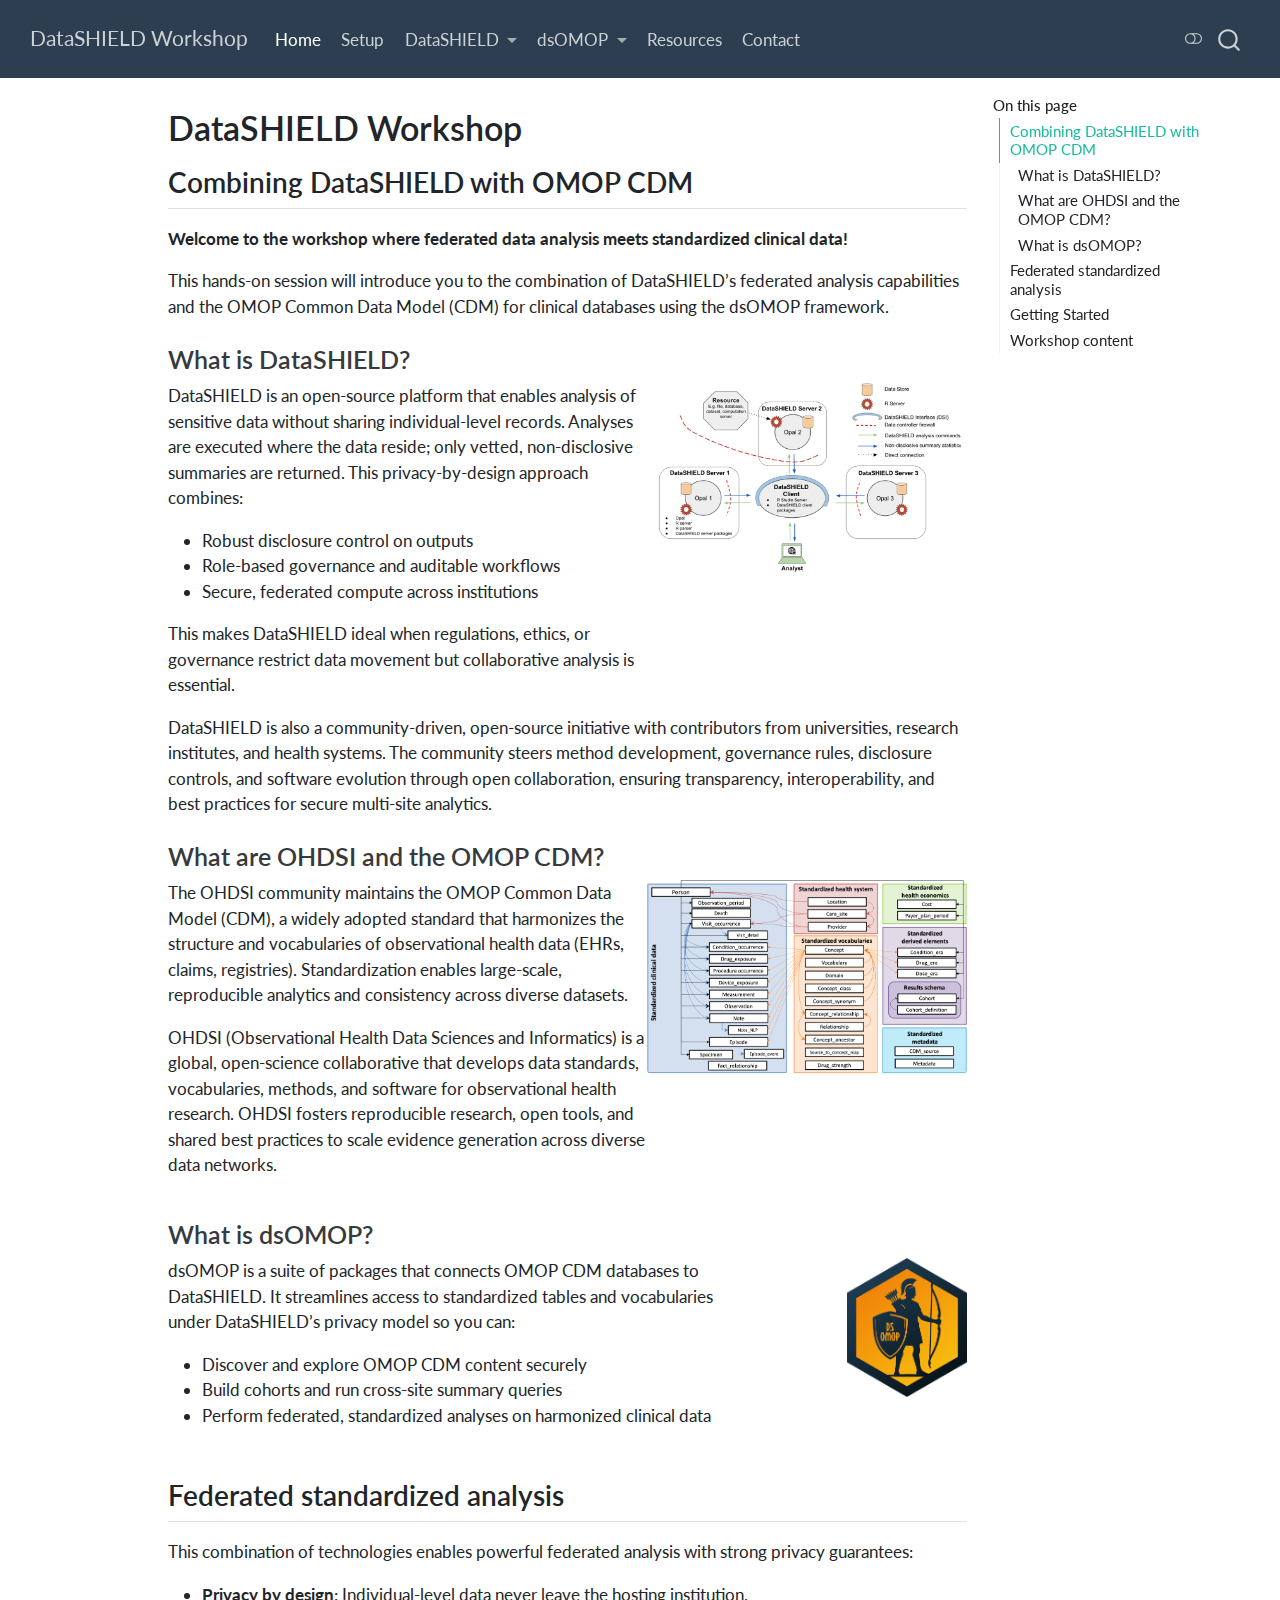
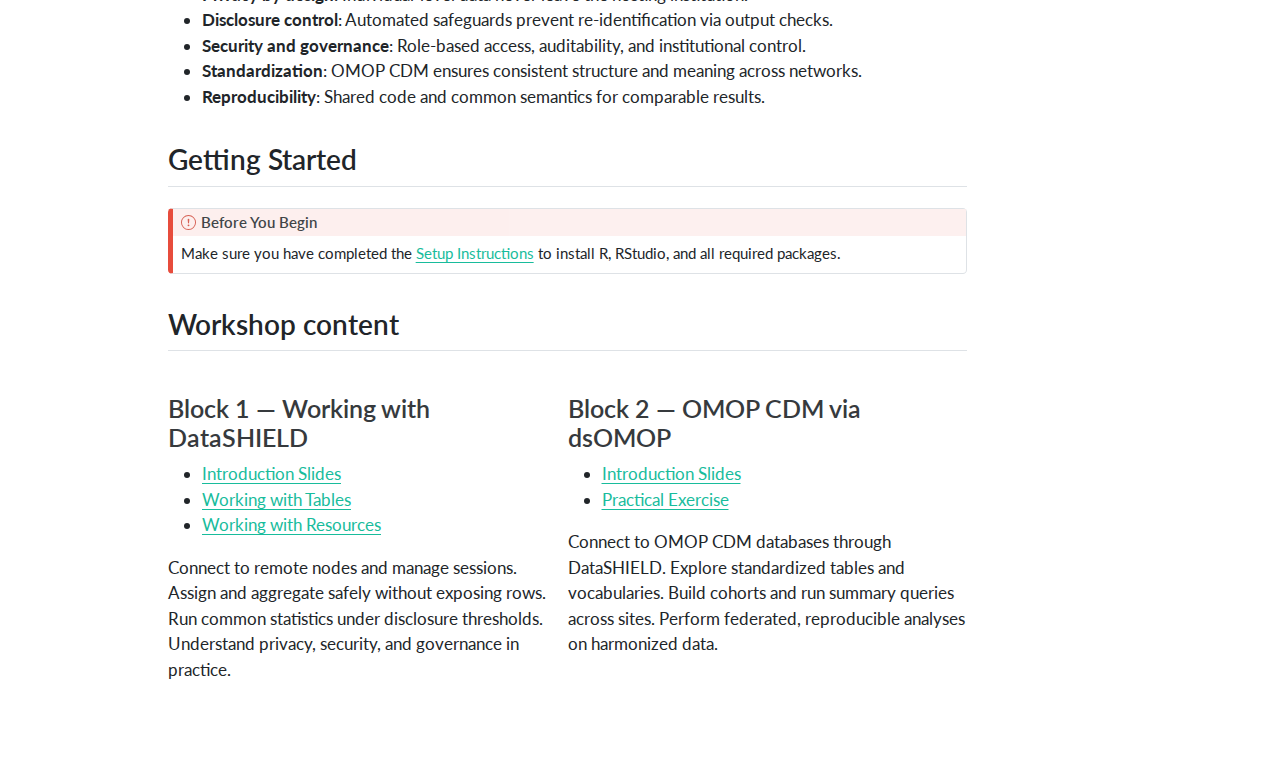
<file: docs/index.html>
<!DOCTYPE html>
<html xmlns="http://www.w3.org/1999/xhtml" lang="en" xml:lang="en"><head>

<meta charset="utf-8">
<meta name="generator" content="quarto-1.7.31">

<meta name="viewport" content="width=device-width, initial-scale=1.0, user-scalable=yes">


<title>DataSHIELD Workshop</title>
<style>
code{white-space: pre-wrap;}
span.smallcaps{font-variant: small-caps;}
div.columns{display: flex; gap: min(4vw, 1.5em);}
div.column{flex: auto; overflow-x: auto;}
div.hanging-indent{margin-left: 1.5em; text-indent: -1.5em;}
ul.task-list{list-style: none;}
ul.task-list li input[type="checkbox"] {
  width: 0.8em;
  margin: 0 0.8em 0.2em -1em; /* quarto-specific, see https://github.com/quarto-dev/quarto-cli/issues/4556 */ 
  vertical-align: middle;
}
</style>


<script src="site_libs/quarto-nav/quarto-nav.js"></script>
<script src="site_libs/quarto-nav/headroom.min.js"></script>
<script src="site_libs/clipboard/clipboard.min.js"></script>
<script src="site_libs/quarto-search/autocomplete.umd.js"></script>
<script src="site_libs/quarto-search/fuse.min.js"></script>
<script src="site_libs/quarto-search/quarto-search.js"></script>
<meta name="quarto:offset" content="./">
<script src="site_libs/quarto-html/quarto.js" type="module"></script>
<script src="site_libs/quarto-html/tabsets/tabsets.js" type="module"></script>
<script src="site_libs/quarto-html/popper.min.js"></script>
<script src="site_libs/quarto-html/tippy.umd.min.js"></script>
<script src="site_libs/quarto-html/anchor.min.js"></script>
<link href="site_libs/quarto-html/tippy.css" rel="stylesheet">
<link href="site_libs/quarto-html/quarto-syntax-highlighting-e1a5c8363afafaef2c763b6775fbf3ca.css" rel="stylesheet" class="quarto-color-scheme" id="quarto-text-highlighting-styles">
<link href="site_libs/quarto-html/quarto-syntax-highlighting-dark-8ef56b68f8fa1e9d2ba328e99e439f80.css" rel="stylesheet" class="quarto-color-scheme quarto-color-alternate" id="quarto-text-highlighting-styles">
<link href="site_libs/quarto-html/quarto-syntax-highlighting-e1a5c8363afafaef2c763b6775fbf3ca.css" rel="stylesheet" class="quarto-color-scheme-extra" id="quarto-text-highlighting-styles">
<script src="site_libs/bootstrap/bootstrap.min.js"></script>
<link href="site_libs/bootstrap/bootstrap-icons.css" rel="stylesheet">
<link href="site_libs/bootstrap/bootstrap-b515dea5baab39ffcfcd4bae179e3bdb.min.css" rel="stylesheet" append-hash="true" class="quarto-color-scheme" id="quarto-bootstrap" data-mode="light">
<link href="site_libs/bootstrap/bootstrap-dark-195886546b2eb1f67ede645fd062ce19.min.css" rel="stylesheet" append-hash="true" class="quarto-color-scheme quarto-color-alternate" id="quarto-bootstrap" data-mode="dark">
<link href="site_libs/bootstrap/bootstrap-b515dea5baab39ffcfcd4bae179e3bdb.min.css" rel="stylesheet" append-hash="true" class="quarto-color-scheme-extra" id="quarto-bootstrap" data-mode="light">
<script id="quarto-search-options" type="application/json">{
  "location": "navbar",
  "copy-button": false,
  "collapse-after": 3,
  "panel-placement": "end",
  "type": "overlay",
  "limit": 50,
  "keyboard-shortcut": [
    "f",
    "/",
    "s"
  ],
  "show-item-context": false,
  "language": {
    "search-no-results-text": "No results",
    "search-matching-documents-text": "matching documents",
    "search-copy-link-title": "Copy link to search",
    "search-hide-matches-text": "Hide additional matches",
    "search-more-match-text": "more match in this document",
    "search-more-matches-text": "more matches in this document",
    "search-clear-button-title": "Clear",
    "search-text-placeholder": "",
    "search-detached-cancel-button-title": "Cancel",
    "search-submit-button-title": "Submit",
    "search-label": "Search"
  }
}</script>


<link rel="stylesheet" href="styles.css">
</head>

<body class="nav-fixed quarto-light"><script id="quarto-html-before-body" type="application/javascript">
    const toggleBodyColorMode = (bsSheetEl) => {
      const mode = bsSheetEl.getAttribute("data-mode");
      const bodyEl = window.document.querySelector("body");
      if (mode === "dark") {
        bodyEl.classList.add("quarto-dark");
        bodyEl.classList.remove("quarto-light");
      } else {
        bodyEl.classList.add("quarto-light");
        bodyEl.classList.remove("quarto-dark");
      }
    }
    const toggleBodyColorPrimary = () => {
      const bsSheetEl = window.document.querySelector("link#quarto-bootstrap:not([rel=disabled-stylesheet])");
      if (bsSheetEl) {
        toggleBodyColorMode(bsSheetEl);
      }
    }
    const setColorSchemeToggle = (alternate) => {
      const toggles = window.document.querySelectorAll('.quarto-color-scheme-toggle');
      for (let i=0; i < toggles.length; i++) {
        const toggle = toggles[i];
        if (toggle) {
          if (alternate) {
            toggle.classList.add("alternate");
          } else {
            toggle.classList.remove("alternate");
          }
        }
      }
    };
    const toggleColorMode = (alternate) => {
      // Switch the stylesheets
      const primaryStylesheets = window.document.querySelectorAll('link.quarto-color-scheme:not(.quarto-color-alternate)');
      const alternateStylesheets = window.document.querySelectorAll('link.quarto-color-scheme.quarto-color-alternate');
      manageTransitions('#quarto-margin-sidebar .nav-link', false);
      if (alternate) {
        // note: dark is layered on light, we don't disable primary!
        enableStylesheet(alternateStylesheets);
        for (const sheetNode of alternateStylesheets) {
          if (sheetNode.id === "quarto-bootstrap") {
            toggleBodyColorMode(sheetNode);
          }
        }
      } else {
        disableStylesheet(alternateStylesheets);
        enableStylesheet(primaryStylesheets)
        toggleBodyColorPrimary();
      }
      manageTransitions('#quarto-margin-sidebar .nav-link', true);
      // Switch the toggles
      setColorSchemeToggle(alternate)
      // Hack to workaround the fact that safari doesn't
      // properly recolor the scrollbar when toggling (#1455)
      if (navigator.userAgent.indexOf('Safari') > 0 && navigator.userAgent.indexOf('Chrome') == -1) {
        manageTransitions("body", false);
        window.scrollTo(0, 1);
        setTimeout(() => {
          window.scrollTo(0, 0);
          manageTransitions("body", true);
        }, 40);
      }
    }
    const disableStylesheet = (stylesheets) => {
      for (let i=0; i < stylesheets.length; i++) {
        const stylesheet = stylesheets[i];
        stylesheet.rel = 'disabled-stylesheet';
      }
    }
    const enableStylesheet = (stylesheets) => {
      for (let i=0; i < stylesheets.length; i++) {
        const stylesheet = stylesheets[i];
        if(stylesheet.rel !== 'stylesheet') { // for Chrome, which will still FOUC without this check
          stylesheet.rel = 'stylesheet';
        }
      }
    }
    const manageTransitions = (selector, allowTransitions) => {
      const els = window.document.querySelectorAll(selector);
      for (let i=0; i < els.length; i++) {
        const el = els[i];
        if (allowTransitions) {
          el.classList.remove('notransition');
        } else {
          el.classList.add('notransition');
        }
      }
    }
    const isFileUrl = () => {
      return window.location.protocol === 'file:';
    }
    const hasAlternateSentinel = () => {
      let styleSentinel = getColorSchemeSentinel();
      if (styleSentinel !== null) {
        return styleSentinel === "alternate";
      } else {
        return false;
      }
    }
    const setStyleSentinel = (alternate) => {
      const value = alternate ? "alternate" : "default";
      if (!isFileUrl()) {
        window.localStorage.setItem("quarto-color-scheme", value);
      } else {
        localAlternateSentinel = value;
      }
    }
    const getColorSchemeSentinel = () => {
      if (!isFileUrl()) {
        const storageValue = window.localStorage.getItem("quarto-color-scheme");
        return storageValue != null ? storageValue : localAlternateSentinel;
      } else {
        return localAlternateSentinel;
      }
    }
    const toggleGiscusIfUsed = (isAlternate, darkModeDefault) => {
      const baseTheme = document.querySelector('#giscus-base-theme')?.value ?? 'light';
      const alternateTheme = document.querySelector('#giscus-alt-theme')?.value ?? 'dark';
      let newTheme = '';
      if(authorPrefersDark) {
        newTheme = isAlternate ? baseTheme : alternateTheme;
      } else {
        newTheme = isAlternate ? alternateTheme : baseTheme;
      }
      const changeGiscusTheme = () => {
        // From: https://github.com/giscus/giscus/issues/336
        const sendMessage = (message) => {
          const iframe = document.querySelector('iframe.giscus-frame');
          if (!iframe) return;
          iframe.contentWindow.postMessage({ giscus: message }, 'https://giscus.app');
        }
        sendMessage({
          setConfig: {
            theme: newTheme
          }
        });
      }
      const isGiscussLoaded = window.document.querySelector('iframe.giscus-frame') !== null;
      if (isGiscussLoaded) {
        changeGiscusTheme();
      }
    };
    const authorPrefersDark = false;
    const darkModeDefault = authorPrefersDark;
      document.querySelector('link#quarto-text-highlighting-styles.quarto-color-scheme-extra').rel = 'disabled-stylesheet';
      document.querySelector('link#quarto-bootstrap.quarto-color-scheme-extra').rel = 'disabled-stylesheet';
    let localAlternateSentinel = darkModeDefault ? 'alternate' : 'default';
    // Dark / light mode switch
    window.quartoToggleColorScheme = () => {
      // Read the current dark / light value
      let toAlternate = !hasAlternateSentinel();
      toggleColorMode(toAlternate);
      setStyleSentinel(toAlternate);
      toggleGiscusIfUsed(toAlternate, darkModeDefault);
      window.dispatchEvent(new Event('resize'));
    };
    // Switch to dark mode if need be
    if (hasAlternateSentinel()) {
      toggleColorMode(true);
    } else {
      toggleColorMode(false);
    }
  </script>

<div id="quarto-search-results"></div>
  <header id="quarto-header" class="headroom fixed-top">
    <nav class="navbar navbar-expand-lg " data-bs-theme="dark">
      <div class="navbar-container container-fluid">
      <div class="navbar-brand-container mx-auto">
    <a class="navbar-brand" href="./index.html">
    <span class="navbar-title">DataSHIELD Workshop</span>
    </a>
  </div>
            <div id="quarto-search" class="" title="Search"></div>
          <button class="navbar-toggler" type="button" data-bs-toggle="collapse" data-bs-target="#navbarCollapse" aria-controls="navbarCollapse" role="menu" aria-expanded="false" aria-label="Toggle navigation" onclick="if (window.quartoToggleHeadroom) { window.quartoToggleHeadroom(); }">
  <span class="navbar-toggler-icon"></span>
</button>
          <div class="collapse navbar-collapse" id="navbarCollapse">
            <ul class="navbar-nav navbar-nav-scroll me-auto">
  <li class="nav-item">
    <a class="nav-link active" href="./index.html" aria-current="page"> 
<span class="menu-text">Home</span></a>
  </li>  
  <li class="nav-item">
    <a class="nav-link" href="./setup.html"> 
<span class="menu-text">Setup</span></a>
  </li>  
  <li class="nav-item dropdown ">
    <a class="nav-link dropdown-toggle" href="#" id="nav-menu-datashield" role="link" data-bs-toggle="dropdown" aria-expanded="false">
 <span class="menu-text">DataSHIELD</span>
    </a>
    <ul class="dropdown-menu" aria-labelledby="nav-menu-datashield">    
        <li>
    <a class="dropdown-item" href="./datashield_slides.html">
 <span class="dropdown-text">Slides</span></a>
  </li>  
        <li>
    <a class="dropdown-item" href="./datashield_tables.html">
 <span class="dropdown-text">Working with Tables</span></a>
  </li>  
        <li>
    <a class="dropdown-item" href="./datashield_resources.html">
 <span class="dropdown-text">Working with Resources</span></a>
  </li>  
    </ul>
  </li>
  <li class="nav-item dropdown ">
    <a class="nav-link dropdown-toggle" href="#" id="nav-menu-dsomop" role="link" data-bs-toggle="dropdown" aria-expanded="false">
 <span class="menu-text">dsOMOP</span>
    </a>
    <ul class="dropdown-menu" aria-labelledby="nav-menu-dsomop">    
        <li>
    <a class="dropdown-item" href="./dsomop_slides.html">
 <span class="dropdown-text">Slides</span></a>
  </li>  
        <li>
    <a class="dropdown-item" href="./dsomop.html">
 <span class="dropdown-text">Practical Exercise</span></a>
  </li>  
    </ul>
  </li>
  <li class="nav-item">
    <a class="nav-link" href="./resources.html"> 
<span class="menu-text">Resources</span></a>
  </li>  
  <li class="nav-item">
    <a class="nav-link" href="./contact.html"> 
<span class="menu-text">Contact</span></a>
  </li>  
</ul>
          </div> <!-- /navcollapse -->
            <div class="quarto-navbar-tools">
  <a href="" class="quarto-color-scheme-toggle quarto-navigation-tool  px-1" onclick="window.quartoToggleColorScheme(); return false;" title="Toggle dark mode"><i class="bi"></i></a>
</div>
      </div> <!-- /container-fluid -->
    </nav>
</header>
<!-- content -->
<div id="quarto-content" class="quarto-container page-columns page-rows-contents page-layout-article page-navbar">
<!-- sidebar -->
<!-- margin-sidebar -->
    <div id="quarto-margin-sidebar" class="sidebar margin-sidebar">
        <nav id="TOC" role="doc-toc" class="toc-active">
    <h2 id="toc-title">On this page</h2>
   
  <ul>
  <li><a href="#combining-datashield-with-omop-cdm" id="toc-combining-datashield-with-omop-cdm" class="nav-link active" data-scroll-target="#combining-datashield-with-omop-cdm">Combining DataSHIELD with OMOP CDM</a>
  <ul class="collapse">
  <li><a href="#what-is-datashield" id="toc-what-is-datashield" class="nav-link" data-scroll-target="#what-is-datashield">What is DataSHIELD?</a></li>
  <li><a href="#what-are-ohdsi-and-the-omop-cdm" id="toc-what-are-ohdsi-and-the-omop-cdm" class="nav-link" data-scroll-target="#what-are-ohdsi-and-the-omop-cdm">What are OHDSI and the OMOP CDM?</a></li>
  <li><a href="#what-is-dsomop" id="toc-what-is-dsomop" class="nav-link" data-scroll-target="#what-is-dsomop">What is dsOMOP?</a></li>
  </ul></li>
  <li><a href="#federated-standardized-analysis" id="toc-federated-standardized-analysis" class="nav-link" data-scroll-target="#federated-standardized-analysis">Federated standardized analysis</a></li>
  <li><a href="#getting-started" id="toc-getting-started" class="nav-link" data-scroll-target="#getting-started">Getting Started</a></li>
  <li><a href="#workshop-content" id="toc-workshop-content" class="nav-link" data-scroll-target="#workshop-content">Workshop content</a></li>
  </ul>
</nav>
    </div>
<!-- main -->
<main class="content" id="quarto-document-content">


<header id="title-block-header" class="quarto-title-block default">
<div class="quarto-title">
<h1 class="title">DataSHIELD Workshop</h1>
</div>



<div class="quarto-title-meta">

    
  
    
  </div>
  


</header>


<section id="combining-datashield-with-omop-cdm" class="level2">
<h2 class="anchored" data-anchor-id="combining-datashield-with-omop-cdm">Combining DataSHIELD with OMOP CDM</h2>
<p><strong>Welcome to the workshop where federated data analysis meets standardized clinical data!</strong></p>
<p>This hands-on session will introduce you to the combination of DataSHIELD’s federated analysis capabilities and the OMOP Common Data Model (CDM) for clinical databases using the dsOMOP framework.</p>
<section id="what-is-datashield" class="level3">
<h3 class="anchored" data-anchor-id="what-is-datashield">What is DataSHIELD?</h3>
<div class="columns">
<div class="column" style="width:60%;">
<p>DataSHIELD is an open-source platform that enables analysis of sensitive data without sharing individual-level records. Analyses are executed where the data reside; only vetted, non-disclosive summaries are returned. This privacy-by-design approach combines:</p>
<ul>
<li>Robust disclosure control on outputs</li>
<li>Role-based governance and auditable workflows</li>
<li>Secure, federated compute across institutions</li>
</ul>
<p>This makes DataSHIELD ideal when regulations, ethics, or governance restrict data movement but collaborative analysis is essential.</p>
</div><div class="column" style="width:40%;">
<p><img src="images/datashield.jpg" class="img-fluid rounded" alt="High-level schematic of DataSHIELD federated analysis with disclosure controls"></p>
</div>
</div>
<p>DataSHIELD is also a community-driven, open-source initiative with contributors from universities, research institutes, and health systems. The community steers method development, governance rules, disclosure controls, and software evolution through open collaboration, ensuring transparency, interoperability, and best practices for secure multi-site analytics.</p>
</section>
<section id="what-are-ohdsi-and-the-omop-cdm" class="level3">
<h3 class="anchored" data-anchor-id="what-are-ohdsi-and-the-omop-cdm">What are OHDSI and the OMOP CDM?</h3>
<div class="columns">
<div class="column" style="width:60%;">
<p>The OHDSI community maintains the OMOP Common Data Model (CDM), a widely adopted standard that harmonizes the structure and vocabularies of observational health data (EHRs, claims, registries). Standardization enables large-scale, reproducible analytics and consistency across diverse datasets.</p>
<p>OHDSI (Observational Health Data Sciences and Informatics) is a global, open-science collaborative that develops data standards, vocabularies, methods, and software for observational health research. OHDSI fosters reproducible research, open tools, and shared best practices to scale evidence generation across diverse data networks.</p>
</div><div class="column" style="width:40%;">
<p><img src="images/cdm54.png" class="img-fluid rounded" alt="OMOP CDM high-level schema"></p>
</div>
</div>
</section>
<section id="what-is-dsomop" class="level3">
<h3 class="anchored" data-anchor-id="what-is-dsomop">What is dsOMOP?</h3>
<div class="columns">
<div class="column" style="width:70%;">
<p>dsOMOP is a suite of packages that connects OMOP CDM databases to DataSHIELD. It streamlines access to standardized tables and vocabularies under DataSHIELD’s privacy model so you can:</p>
<ul>
<li>Discover and explore OMOP CDM content securely</li>
<li>Build cohorts and run cross-site summary queries</li>
<li>Perform federated, standardized analyses on harmonized clinical data</li>
</ul>
</div><div class="column" style="width:30%;">
<div class="text-end">
<p><img src="images/dsomop_logo.png" class="img-fluid" width="120"></p>
</div>
</div>
</div>
</section>
</section>
<section id="federated-standardized-analysis" class="level2">
<h2 class="anchored" data-anchor-id="federated-standardized-analysis">Federated standardized analysis</h2>
<p>This combination of technologies enables powerful federated analysis with strong privacy guarantees:</p>
<ul>
<li><strong>Privacy by design</strong>: Individual-level data never leave the hosting institution.</li>
<li><strong>Disclosure control</strong>: Automated safeguards prevent re-identification via output checks.</li>
<li><strong>Security and governance</strong>: Role-based access, auditability, and institutional control.</li>
<li><strong>Standardization</strong>: OMOP CDM ensures consistent structure and meaning across networks.</li>
<li><strong>Reproducibility</strong>: Shared code and common semantics for comparable results.</li>
</ul>
</section>
<section id="getting-started" class="level2">
<h2 class="anchored" data-anchor-id="getting-started">Getting Started</h2>
<div class="callout callout-style-default callout-important callout-titled">
<div class="callout-header d-flex align-content-center">
<div class="callout-icon-container">
<i class="callout-icon"></i>
</div>
<div class="callout-title-container flex-fill">
Before You Begin
</div>
</div>
<div class="callout-body-container callout-body">
<p>Make sure you have completed the <a href="./setup.html">Setup Instructions</a> to install R, RStudio, and all required packages.</p>
</div>
</div>
</section>
<section id="workshop-content" class="level2">
<h2 class="anchored" data-anchor-id="workshop-content">Workshop content</h2>
<div class="columns">
<div class="column" style="width:50%;">
<section id="block-1-working-with-datashield" class="level3">
<h3 class="anchored" data-anchor-id="block-1-working-with-datashield">Block 1 — Working with DataSHIELD</h3>
<ul>
<li><a href="./datashield_slides.html">Introduction Slides</a></li>
<li><a href="./datashield_tables.html">Working with Tables</a></li>
<li><a href="./datashield_resources.html">Working with Resources</a></li>
</ul>
<p>Connect to remote nodes and manage sessions. Assign and aggregate safely without exposing rows. Run common statistics under disclosure thresholds. Understand privacy, security, and governance in practice.</p>
</section>
</div><div class="column" style="width:50%;">
<section id="block-2-omop-cdm-via-dsomop" class="level3">
<h3 class="anchored" data-anchor-id="block-2-omop-cdm-via-dsomop">Block 2 — OMOP CDM via dsOMOP</h3>
<ul>
<li><a href="./dsomop_slides.html">Introduction Slides</a></li>
<li><a href="./dsomop.html">Practical Exercise</a></li>
</ul>
<p>Connect to OMOP CDM databases through DataSHIELD. Explore standardized tables and vocabularies. Build cohorts and run summary queries across sites. Perform federated, reproducible analyses on harmonized data.</p>
</section>
</div>
</div>


</section>

</main> <!-- /main -->
<script id="quarto-html-after-body" type="application/javascript">
  window.document.addEventListener("DOMContentLoaded", function (event) {
    // Ensure there is a toggle, if there isn't float one in the top right
    if (window.document.querySelector('.quarto-color-scheme-toggle') === null) {
      const a = window.document.createElement('a');
      a.classList.add('top-right');
      a.classList.add('quarto-color-scheme-toggle');
      a.href = "";
      a.onclick = function() { try { window.quartoToggleColorScheme(); } catch {} return false; };
      const i = window.document.createElement("i");
      i.classList.add('bi');
      a.appendChild(i);
      window.document.body.appendChild(a);
    }
    setColorSchemeToggle(hasAlternateSentinel())
    const icon = "";
    const anchorJS = new window.AnchorJS();
    anchorJS.options = {
      placement: 'right',
      icon: icon
    };
    anchorJS.add('.anchored');
    const isCodeAnnotation = (el) => {
      for (const clz of el.classList) {
        if (clz.startsWith('code-annotation-')) {                     
          return true;
        }
      }
      return false;
    }
    const onCopySuccess = function(e) {
      // button target
      const button = e.trigger;
      // don't keep focus
      button.blur();
      // flash "checked"
      button.classList.add('code-copy-button-checked');
      var currentTitle = button.getAttribute("title");
      button.setAttribute("title", "Copied!");
      let tooltip;
      if (window.bootstrap) {
        button.setAttribute("data-bs-toggle", "tooltip");
        button.setAttribute("data-bs-placement", "left");
        button.setAttribute("data-bs-title", "Copied!");
        tooltip = new bootstrap.Tooltip(button, 
          { trigger: "manual", 
            customClass: "code-copy-button-tooltip",
            offset: [0, -8]});
        tooltip.show();    
      }
      setTimeout(function() {
        if (tooltip) {
          tooltip.hide();
          button.removeAttribute("data-bs-title");
          button.removeAttribute("data-bs-toggle");
          button.removeAttribute("data-bs-placement");
        }
        button.setAttribute("title", currentTitle);
        button.classList.remove('code-copy-button-checked');
      }, 1000);
      // clear code selection
      e.clearSelection();
    }
    const getTextToCopy = function(trigger) {
        const codeEl = trigger.previousElementSibling.cloneNode(true);
        for (const childEl of codeEl.children) {
          if (isCodeAnnotation(childEl)) {
            childEl.remove();
          }
        }
        return codeEl.innerText;
    }
    const clipboard = new window.ClipboardJS('.code-copy-button:not([data-in-quarto-modal])', {
      text: getTextToCopy
    });
    clipboard.on('success', onCopySuccess);
    if (window.document.getElementById('quarto-embedded-source-code-modal')) {
      const clipboardModal = new window.ClipboardJS('.code-copy-button[data-in-quarto-modal]', {
        text: getTextToCopy,
        container: window.document.getElementById('quarto-embedded-source-code-modal')
      });
      clipboardModal.on('success', onCopySuccess);
    }
      var localhostRegex = new RegExp(/^(?:http|https):\/\/localhost\:?[0-9]*\//);
      var mailtoRegex = new RegExp(/^mailto:/);
        var filterRegex = new RegExp('/' + window.location.host + '/');
      var isInternal = (href) => {
          return filterRegex.test(href) || localhostRegex.test(href) || mailtoRegex.test(href);
      }
      // Inspect non-navigation links and adorn them if external
     var links = window.document.querySelectorAll('a[href]:not(.nav-link):not(.navbar-brand):not(.toc-action):not(.sidebar-link):not(.sidebar-item-toggle):not(.pagination-link):not(.no-external):not([aria-hidden]):not(.dropdown-item):not(.quarto-navigation-tool):not(.about-link)');
      for (var i=0; i<links.length; i++) {
        const link = links[i];
        if (!isInternal(link.href)) {
          // undo the damage that might have been done by quarto-nav.js in the case of
          // links that we want to consider external
          if (link.dataset.originalHref !== undefined) {
            link.href = link.dataset.originalHref;
          }
        }
      }
    function tippyHover(el, contentFn, onTriggerFn, onUntriggerFn) {
      const config = {
        allowHTML: true,
        maxWidth: 500,
        delay: 100,
        arrow: false,
        appendTo: function(el) {
            return el.parentElement;
        },
        interactive: true,
        interactiveBorder: 10,
        theme: 'quarto',
        placement: 'bottom-start',
      };
      if (contentFn) {
        config.content = contentFn;
      }
      if (onTriggerFn) {
        config.onTrigger = onTriggerFn;
      }
      if (onUntriggerFn) {
        config.onUntrigger = onUntriggerFn;
      }
      window.tippy(el, config); 
    }
    const noterefs = window.document.querySelectorAll('a[role="doc-noteref"]');
    for (var i=0; i<noterefs.length; i++) {
      const ref = noterefs[i];
      tippyHover(ref, function() {
        // use id or data attribute instead here
        let href = ref.getAttribute('data-footnote-href') || ref.getAttribute('href');
        try { href = new URL(href).hash; } catch {}
        const id = href.replace(/^#\/?/, "");
        const note = window.document.getElementById(id);
        if (note) {
          return note.innerHTML;
        } else {
          return "";
        }
      });
    }
    const xrefs = window.document.querySelectorAll('a.quarto-xref');
    const processXRef = (id, note) => {
      // Strip column container classes
      const stripColumnClz = (el) => {
        el.classList.remove("page-full", "page-columns");
        if (el.children) {
          for (const child of el.children) {
            stripColumnClz(child);
          }
        }
      }
      stripColumnClz(note)
      if (id === null || id.startsWith('sec-')) {
        // Special case sections, only their first couple elements
        const container = document.createElement("div");
        if (note.children && note.children.length > 2) {
          container.appendChild(note.children[0].cloneNode(true));
          for (let i = 1; i < note.children.length; i++) {
            const child = note.children[i];
            if (child.tagName === "P" && child.innerText === "") {
              continue;
            } else {
              container.appendChild(child.cloneNode(true));
              break;
            }
          }
          if (window.Quarto?.typesetMath) {
            window.Quarto.typesetMath(container);
          }
          return container.innerHTML
        } else {
          if (window.Quarto?.typesetMath) {
            window.Quarto.typesetMath(note);
          }
          return note.innerHTML;
        }
      } else {
        // Remove any anchor links if they are present
        const anchorLink = note.querySelector('a.anchorjs-link');
        if (anchorLink) {
          anchorLink.remove();
        }
        if (window.Quarto?.typesetMath) {
          window.Quarto.typesetMath(note);
        }
        if (note.classList.contains("callout")) {
          return note.outerHTML;
        } else {
          return note.innerHTML;
        }
      }
    }
    for (var i=0; i<xrefs.length; i++) {
      const xref = xrefs[i];
      tippyHover(xref, undefined, function(instance) {
        instance.disable();
        let url = xref.getAttribute('href');
        let hash = undefined; 
        if (url.startsWith('#')) {
          hash = url;
        } else {
          try { hash = new URL(url).hash; } catch {}
        }
        if (hash) {
          const id = hash.replace(/^#\/?/, "");
          const note = window.document.getElementById(id);
          if (note !== null) {
            try {
              const html = processXRef(id, note.cloneNode(true));
              instance.setContent(html);
            } finally {
              instance.enable();
              instance.show();
            }
          } else {
            // See if we can fetch this
            fetch(url.split('#')[0])
            .then(res => res.text())
            .then(html => {
              const parser = new DOMParser();
              const htmlDoc = parser.parseFromString(html, "text/html");
              const note = htmlDoc.getElementById(id);
              if (note !== null) {
                const html = processXRef(id, note);
                instance.setContent(html);
              } 
            }).finally(() => {
              instance.enable();
              instance.show();
            });
          }
        } else {
          // See if we can fetch a full url (with no hash to target)
          // This is a special case and we should probably do some content thinning / targeting
          fetch(url)
          .then(res => res.text())
          .then(html => {
            const parser = new DOMParser();
            const htmlDoc = parser.parseFromString(html, "text/html");
            const note = htmlDoc.querySelector('main.content');
            if (note !== null) {
              // This should only happen for chapter cross references
              // (since there is no id in the URL)
              // remove the first header
              if (note.children.length > 0 && note.children[0].tagName === "HEADER") {
                note.children[0].remove();
              }
              const html = processXRef(null, note);
              instance.setContent(html);
            } 
          }).finally(() => {
            instance.enable();
            instance.show();
          });
        }
      }, function(instance) {
      });
    }
        let selectedAnnoteEl;
        const selectorForAnnotation = ( cell, annotation) => {
          let cellAttr = 'data-code-cell="' + cell + '"';
          let lineAttr = 'data-code-annotation="' +  annotation + '"';
          const selector = 'span[' + cellAttr + '][' + lineAttr + ']';
          return selector;
        }
        const selectCodeLines = (annoteEl) => {
          const doc = window.document;
          const targetCell = annoteEl.getAttribute("data-target-cell");
          const targetAnnotation = annoteEl.getAttribute("data-target-annotation");
          const annoteSpan = window.document.querySelector(selectorForAnnotation(targetCell, targetAnnotation));
          const lines = annoteSpan.getAttribute("data-code-lines").split(",");
          const lineIds = lines.map((line) => {
            return targetCell + "-" + line;
          })
          let top = null;
          let height = null;
          let parent = null;
          if (lineIds.length > 0) {
              //compute the position of the single el (top and bottom and make a div)
              const el = window.document.getElementById(lineIds[0]);
              top = el.offsetTop;
              height = el.offsetHeight;
              parent = el.parentElement.parentElement;
            if (lineIds.length > 1) {
              const lastEl = window.document.getElementById(lineIds[lineIds.length - 1]);
              const bottom = lastEl.offsetTop + lastEl.offsetHeight;
              height = bottom - top;
            }
            if (top !== null && height !== null && parent !== null) {
              // cook up a div (if necessary) and position it 
              let div = window.document.getElementById("code-annotation-line-highlight");
              if (div === null) {
                div = window.document.createElement("div");
                div.setAttribute("id", "code-annotation-line-highlight");
                div.style.position = 'absolute';
                parent.appendChild(div);
              }
              div.style.top = top - 2 + "px";
              div.style.height = height + 4 + "px";
              div.style.left = 0;
              let gutterDiv = window.document.getElementById("code-annotation-line-highlight-gutter");
              if (gutterDiv === null) {
                gutterDiv = window.document.createElement("div");
                gutterDiv.setAttribute("id", "code-annotation-line-highlight-gutter");
                gutterDiv.style.position = 'absolute';
                const codeCell = window.document.getElementById(targetCell);
                const gutter = codeCell.querySelector('.code-annotation-gutter');
                gutter.appendChild(gutterDiv);
              }
              gutterDiv.style.top = top - 2 + "px";
              gutterDiv.style.height = height + 4 + "px";
            }
            selectedAnnoteEl = annoteEl;
          }
        };
        const unselectCodeLines = () => {
          const elementsIds = ["code-annotation-line-highlight", "code-annotation-line-highlight-gutter"];
          elementsIds.forEach((elId) => {
            const div = window.document.getElementById(elId);
            if (div) {
              div.remove();
            }
          });
          selectedAnnoteEl = undefined;
        };
          // Handle positioning of the toggle
      window.addEventListener(
        "resize",
        throttle(() => {
          elRect = undefined;
          if (selectedAnnoteEl) {
            selectCodeLines(selectedAnnoteEl);
          }
        }, 10)
      );
      function throttle(fn, ms) {
      let throttle = false;
      let timer;
        return (...args) => {
          if(!throttle) { // first call gets through
              fn.apply(this, args);
              throttle = true;
          } else { // all the others get throttled
              if(timer) clearTimeout(timer); // cancel #2
              timer = setTimeout(() => {
                fn.apply(this, args);
                timer = throttle = false;
              }, ms);
          }
        };
      }
        // Attach click handler to the DT
        const annoteDls = window.document.querySelectorAll('dt[data-target-cell]');
        for (const annoteDlNode of annoteDls) {
          annoteDlNode.addEventListener('click', (event) => {
            const clickedEl = event.target;
            if (clickedEl !== selectedAnnoteEl) {
              unselectCodeLines();
              const activeEl = window.document.querySelector('dt[data-target-cell].code-annotation-active');
              if (activeEl) {
                activeEl.classList.remove('code-annotation-active');
              }
              selectCodeLines(clickedEl);
              clickedEl.classList.add('code-annotation-active');
            } else {
              // Unselect the line
              unselectCodeLines();
              clickedEl.classList.remove('code-annotation-active');
            }
          });
        }
    const findCites = (el) => {
      const parentEl = el.parentElement;
      if (parentEl) {
        const cites = parentEl.dataset.cites;
        if (cites) {
          return {
            el,
            cites: cites.split(' ')
          };
        } else {
          return findCites(el.parentElement)
        }
      } else {
        return undefined;
      }
    };
    var bibliorefs = window.document.querySelectorAll('a[role="doc-biblioref"]');
    for (var i=0; i<bibliorefs.length; i++) {
      const ref = bibliorefs[i];
      const citeInfo = findCites(ref);
      if (citeInfo) {
        tippyHover(citeInfo.el, function() {
          var popup = window.document.createElement('div');
          citeInfo.cites.forEach(function(cite) {
            var citeDiv = window.document.createElement('div');
            citeDiv.classList.add('hanging-indent');
            citeDiv.classList.add('csl-entry');
            var biblioDiv = window.document.getElementById('ref-' + cite);
            if (biblioDiv) {
              citeDiv.innerHTML = biblioDiv.innerHTML;
            }
            popup.appendChild(citeDiv);
          });
          return popup.innerHTML;
        });
      }
    }
  });
  </script>
</div> <!-- /content -->




</body></html>
</file>
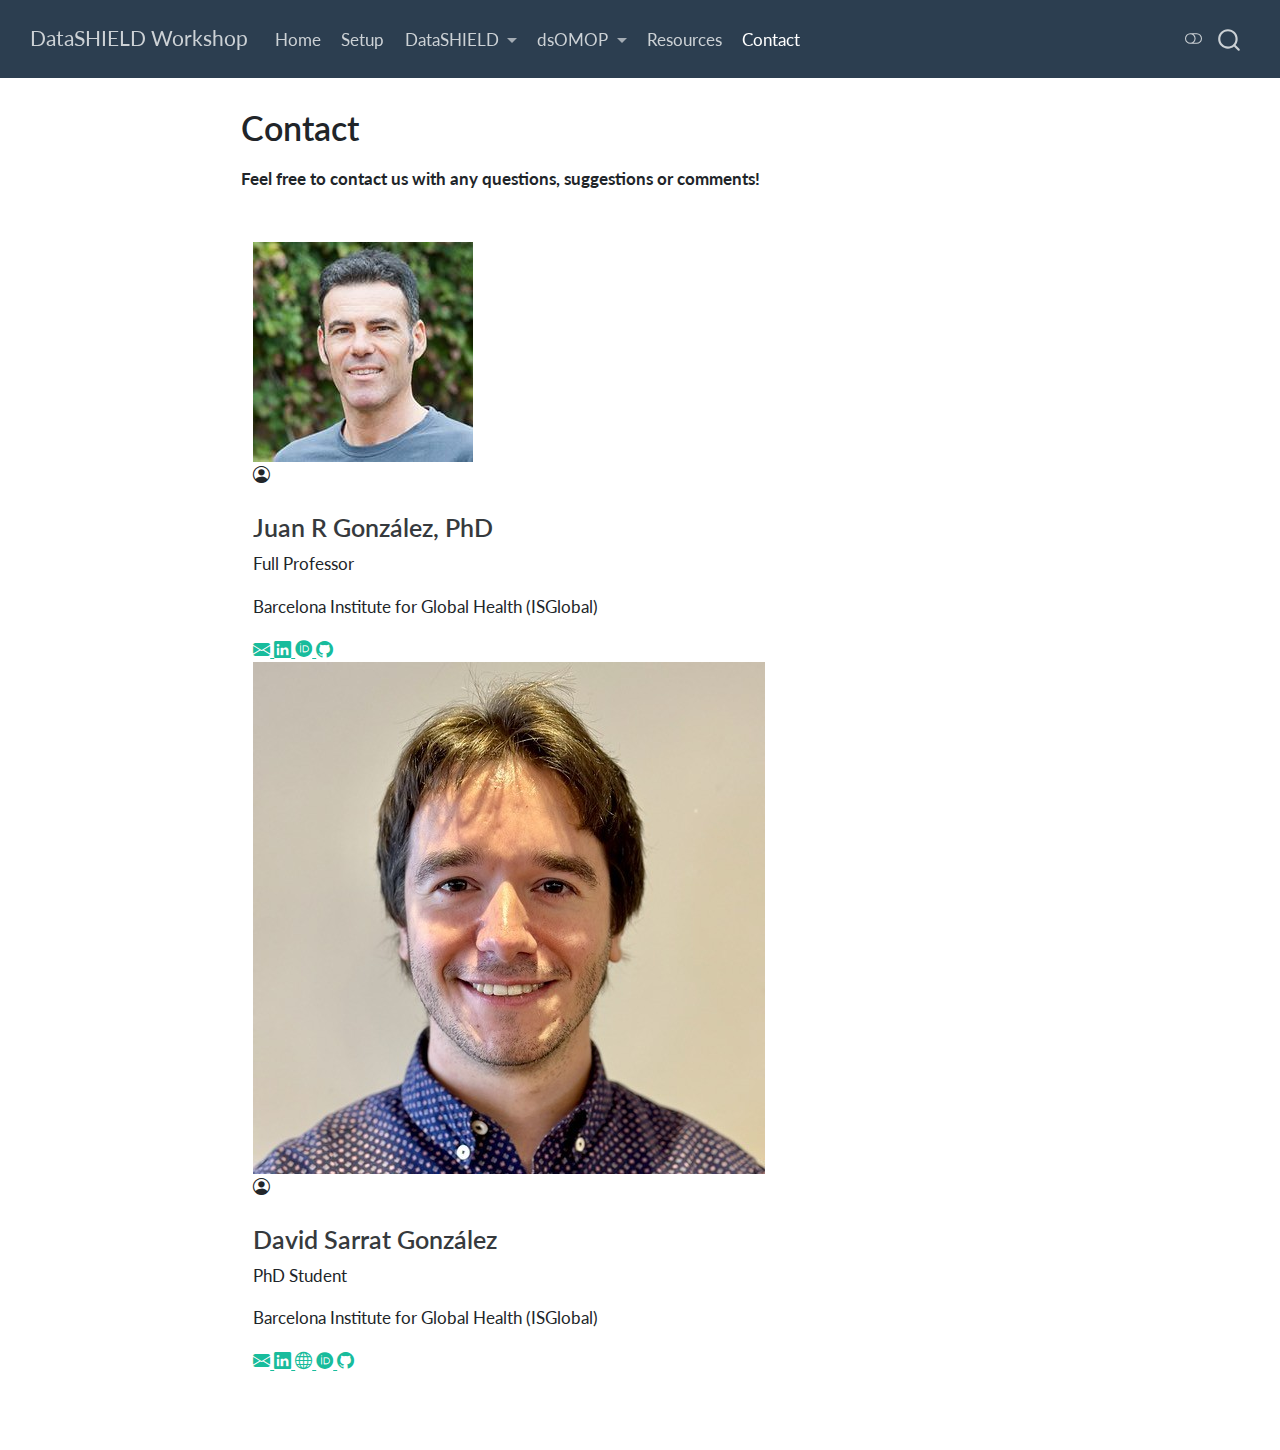
<file: docs/contact.html>
<!DOCTYPE html>
<html xmlns="http://www.w3.org/1999/xhtml" lang="en" xml:lang="en"><head>

<meta charset="utf-8">
<meta name="generator" content="quarto-1.7.31">

<meta name="viewport" content="width=device-width, initial-scale=1.0, user-scalable=yes">


<title>Contact – DataSHIELD Workshop</title>
<style>
code{white-space: pre-wrap;}
span.smallcaps{font-variant: small-caps;}
div.columns{display: flex; gap: min(4vw, 1.5em);}
div.column{flex: auto; overflow-x: auto;}
div.hanging-indent{margin-left: 1.5em; text-indent: -1.5em;}
ul.task-list{list-style: none;}
ul.task-list li input[type="checkbox"] {
  width: 0.8em;
  margin: 0 0.8em 0.2em -1em; /* quarto-specific, see https://github.com/quarto-dev/quarto-cli/issues/4556 */ 
  vertical-align: middle;
}
</style>


<script src="site_libs/quarto-nav/quarto-nav.js"></script>
<script src="site_libs/quarto-nav/headroom.min.js"></script>
<script src="site_libs/clipboard/clipboard.min.js"></script>
<script src="site_libs/quarto-search/autocomplete.umd.js"></script>
<script src="site_libs/quarto-search/fuse.min.js"></script>
<script src="site_libs/quarto-search/quarto-search.js"></script>
<meta name="quarto:offset" content="./">
<script src="site_libs/quarto-html/quarto.js" type="module"></script>
<script src="site_libs/quarto-html/tabsets/tabsets.js" type="module"></script>
<script src="site_libs/quarto-html/popper.min.js"></script>
<script src="site_libs/quarto-html/tippy.umd.min.js"></script>
<script src="site_libs/quarto-html/anchor.min.js"></script>
<link href="site_libs/quarto-html/tippy.css" rel="stylesheet">
<link href="site_libs/quarto-html/quarto-syntax-highlighting-e1a5c8363afafaef2c763b6775fbf3ca.css" rel="stylesheet" class="quarto-color-scheme" id="quarto-text-highlighting-styles">
<link href="site_libs/quarto-html/quarto-syntax-highlighting-dark-8ef56b68f8fa1e9d2ba328e99e439f80.css" rel="stylesheet" class="quarto-color-scheme quarto-color-alternate" id="quarto-text-highlighting-styles">
<link href="site_libs/quarto-html/quarto-syntax-highlighting-e1a5c8363afafaef2c763b6775fbf3ca.css" rel="stylesheet" class="quarto-color-scheme-extra" id="quarto-text-highlighting-styles">
<script src="site_libs/bootstrap/bootstrap.min.js"></script>
<link href="site_libs/bootstrap/bootstrap-icons.css" rel="stylesheet">
<link href="site_libs/bootstrap/bootstrap-b515dea5baab39ffcfcd4bae179e3bdb.min.css" rel="stylesheet" append-hash="true" class="quarto-color-scheme" id="quarto-bootstrap" data-mode="light">
<link href="site_libs/bootstrap/bootstrap-dark-195886546b2eb1f67ede645fd062ce19.min.css" rel="stylesheet" append-hash="true" class="quarto-color-scheme quarto-color-alternate" id="quarto-bootstrap" data-mode="dark">
<link href="site_libs/bootstrap/bootstrap-b515dea5baab39ffcfcd4bae179e3bdb.min.css" rel="stylesheet" append-hash="true" class="quarto-color-scheme-extra" id="quarto-bootstrap" data-mode="light">
<script id="quarto-search-options" type="application/json">{
  "location": "navbar",
  "copy-button": false,
  "collapse-after": 3,
  "panel-placement": "end",
  "type": "overlay",
  "limit": 50,
  "keyboard-shortcut": [
    "f",
    "/",
    "s"
  ],
  "show-item-context": false,
  "language": {
    "search-no-results-text": "No results",
    "search-matching-documents-text": "matching documents",
    "search-copy-link-title": "Copy link to search",
    "search-hide-matches-text": "Hide additional matches",
    "search-more-match-text": "more match in this document",
    "search-more-matches-text": "more matches in this document",
    "search-clear-button-title": "Clear",
    "search-text-placeholder": "",
    "search-detached-cancel-button-title": "Cancel",
    "search-submit-button-title": "Submit",
    "search-label": "Search"
  }
}</script>


<link rel="stylesheet" href="styles.css">
</head>

<body class="nav-fixed fullcontent quarto-light"><script id="quarto-html-before-body" type="application/javascript">
    const toggleBodyColorMode = (bsSheetEl) => {
      const mode = bsSheetEl.getAttribute("data-mode");
      const bodyEl = window.document.querySelector("body");
      if (mode === "dark") {
        bodyEl.classList.add("quarto-dark");
        bodyEl.classList.remove("quarto-light");
      } else {
        bodyEl.classList.add("quarto-light");
        bodyEl.classList.remove("quarto-dark");
      }
    }
    const toggleBodyColorPrimary = () => {
      const bsSheetEl = window.document.querySelector("link#quarto-bootstrap:not([rel=disabled-stylesheet])");
      if (bsSheetEl) {
        toggleBodyColorMode(bsSheetEl);
      }
    }
    const setColorSchemeToggle = (alternate) => {
      const toggles = window.document.querySelectorAll('.quarto-color-scheme-toggle');
      for (let i=0; i < toggles.length; i++) {
        const toggle = toggles[i];
        if (toggle) {
          if (alternate) {
            toggle.classList.add("alternate");
          } else {
            toggle.classList.remove("alternate");
          }
        }
      }
    };
    const toggleColorMode = (alternate) => {
      // Switch the stylesheets
      const primaryStylesheets = window.document.querySelectorAll('link.quarto-color-scheme:not(.quarto-color-alternate)');
      const alternateStylesheets = window.document.querySelectorAll('link.quarto-color-scheme.quarto-color-alternate');
      manageTransitions('#quarto-margin-sidebar .nav-link', false);
      if (alternate) {
        // note: dark is layered on light, we don't disable primary!
        enableStylesheet(alternateStylesheets);
        for (const sheetNode of alternateStylesheets) {
          if (sheetNode.id === "quarto-bootstrap") {
            toggleBodyColorMode(sheetNode);
          }
        }
      } else {
        disableStylesheet(alternateStylesheets);
        enableStylesheet(primaryStylesheets)
        toggleBodyColorPrimary();
      }
      manageTransitions('#quarto-margin-sidebar .nav-link', true);
      // Switch the toggles
      setColorSchemeToggle(alternate)
      // Hack to workaround the fact that safari doesn't
      // properly recolor the scrollbar when toggling (#1455)
      if (navigator.userAgent.indexOf('Safari') > 0 && navigator.userAgent.indexOf('Chrome') == -1) {
        manageTransitions("body", false);
        window.scrollTo(0, 1);
        setTimeout(() => {
          window.scrollTo(0, 0);
          manageTransitions("body", true);
        }, 40);
      }
    }
    const disableStylesheet = (stylesheets) => {
      for (let i=0; i < stylesheets.length; i++) {
        const stylesheet = stylesheets[i];
        stylesheet.rel = 'disabled-stylesheet';
      }
    }
    const enableStylesheet = (stylesheets) => {
      for (let i=0; i < stylesheets.length; i++) {
        const stylesheet = stylesheets[i];
        if(stylesheet.rel !== 'stylesheet') { // for Chrome, which will still FOUC without this check
          stylesheet.rel = 'stylesheet';
        }
      }
    }
    const manageTransitions = (selector, allowTransitions) => {
      const els = window.document.querySelectorAll(selector);
      for (let i=0; i < els.length; i++) {
        const el = els[i];
        if (allowTransitions) {
          el.classList.remove('notransition');
        } else {
          el.classList.add('notransition');
        }
      }
    }
    const isFileUrl = () => {
      return window.location.protocol === 'file:';
    }
    const hasAlternateSentinel = () => {
      let styleSentinel = getColorSchemeSentinel();
      if (styleSentinel !== null) {
        return styleSentinel === "alternate";
      } else {
        return false;
      }
    }
    const setStyleSentinel = (alternate) => {
      const value = alternate ? "alternate" : "default";
      if (!isFileUrl()) {
        window.localStorage.setItem("quarto-color-scheme", value);
      } else {
        localAlternateSentinel = value;
      }
    }
    const getColorSchemeSentinel = () => {
      if (!isFileUrl()) {
        const storageValue = window.localStorage.getItem("quarto-color-scheme");
        return storageValue != null ? storageValue : localAlternateSentinel;
      } else {
        return localAlternateSentinel;
      }
    }
    const toggleGiscusIfUsed = (isAlternate, darkModeDefault) => {
      const baseTheme = document.querySelector('#giscus-base-theme')?.value ?? 'light';
      const alternateTheme = document.querySelector('#giscus-alt-theme')?.value ?? 'dark';
      let newTheme = '';
      if(authorPrefersDark) {
        newTheme = isAlternate ? baseTheme : alternateTheme;
      } else {
        newTheme = isAlternate ? alternateTheme : baseTheme;
      }
      const changeGiscusTheme = () => {
        // From: https://github.com/giscus/giscus/issues/336
        const sendMessage = (message) => {
          const iframe = document.querySelector('iframe.giscus-frame');
          if (!iframe) return;
          iframe.contentWindow.postMessage({ giscus: message }, 'https://giscus.app');
        }
        sendMessage({
          setConfig: {
            theme: newTheme
          }
        });
      }
      const isGiscussLoaded = window.document.querySelector('iframe.giscus-frame') !== null;
      if (isGiscussLoaded) {
        changeGiscusTheme();
      }
    };
    const authorPrefersDark = false;
    const darkModeDefault = authorPrefersDark;
      document.querySelector('link#quarto-text-highlighting-styles.quarto-color-scheme-extra').rel = 'disabled-stylesheet';
      document.querySelector('link#quarto-bootstrap.quarto-color-scheme-extra').rel = 'disabled-stylesheet';
    let localAlternateSentinel = darkModeDefault ? 'alternate' : 'default';
    // Dark / light mode switch
    window.quartoToggleColorScheme = () => {
      // Read the current dark / light value
      let toAlternate = !hasAlternateSentinel();
      toggleColorMode(toAlternate);
      setStyleSentinel(toAlternate);
      toggleGiscusIfUsed(toAlternate, darkModeDefault);
      window.dispatchEvent(new Event('resize'));
    };
    // Switch to dark mode if need be
    if (hasAlternateSentinel()) {
      toggleColorMode(true);
    } else {
      toggleColorMode(false);
    }
  </script>

<div id="quarto-search-results"></div>
  <header id="quarto-header" class="headroom fixed-top">
    <nav class="navbar navbar-expand-lg " data-bs-theme="dark">
      <div class="navbar-container container-fluid">
      <div class="navbar-brand-container mx-auto">
    <a class="navbar-brand" href="./index.html">
    <span class="navbar-title">DataSHIELD Workshop</span>
    </a>
  </div>
            <div id="quarto-search" class="" title="Search"></div>
          <button class="navbar-toggler" type="button" data-bs-toggle="collapse" data-bs-target="#navbarCollapse" aria-controls="navbarCollapse" role="menu" aria-expanded="false" aria-label="Toggle navigation" onclick="if (window.quartoToggleHeadroom) { window.quartoToggleHeadroom(); }">
  <span class="navbar-toggler-icon"></span>
</button>
          <div class="collapse navbar-collapse" id="navbarCollapse">
            <ul class="navbar-nav navbar-nav-scroll me-auto">
  <li class="nav-item">
    <a class="nav-link" href="./index.html"> 
<span class="menu-text">Home</span></a>
  </li>  
  <li class="nav-item">
    <a class="nav-link" href="./setup.html"> 
<span class="menu-text">Setup</span></a>
  </li>  
  <li class="nav-item dropdown ">
    <a class="nav-link dropdown-toggle" href="#" id="nav-menu-datashield" role="link" data-bs-toggle="dropdown" aria-expanded="false">
 <span class="menu-text">DataSHIELD</span>
    </a>
    <ul class="dropdown-menu" aria-labelledby="nav-menu-datashield">    
        <li>
    <a class="dropdown-item" href="./datashield_slides.html">
 <span class="dropdown-text">Slides</span></a>
  </li>  
        <li>
    <a class="dropdown-item" href="./datashield_tables.html">
 <span class="dropdown-text">Working with Tables</span></a>
  </li>  
        <li>
    <a class="dropdown-item" href="./datashield_resources.html">
 <span class="dropdown-text">Working with Resources</span></a>
  </li>  
    </ul>
  </li>
  <li class="nav-item dropdown ">
    <a class="nav-link dropdown-toggle" href="#" id="nav-menu-dsomop" role="link" data-bs-toggle="dropdown" aria-expanded="false">
 <span class="menu-text">dsOMOP</span>
    </a>
    <ul class="dropdown-menu" aria-labelledby="nav-menu-dsomop">    
        <li>
    <a class="dropdown-item" href="./dsomop_slides.html">
 <span class="dropdown-text">Slides</span></a>
  </li>  
        <li>
    <a class="dropdown-item" href="./dsomop.html">
 <span class="dropdown-text">Practical Exercise</span></a>
  </li>  
    </ul>
  </li>
  <li class="nav-item">
    <a class="nav-link" href="./resources.html"> 
<span class="menu-text">Resources</span></a>
  </li>  
  <li class="nav-item">
    <a class="nav-link active" href="./contact.html" aria-current="page"> 
<span class="menu-text">Contact</span></a>
  </li>  
</ul>
          </div> <!-- /navcollapse -->
            <div class="quarto-navbar-tools">
  <a href="" class="quarto-color-scheme-toggle quarto-navigation-tool  px-1" onclick="window.quartoToggleColorScheme(); return false;" title="Toggle dark mode"><i class="bi"></i></a>
</div>
      </div> <!-- /container-fluid -->
    </nav>
</header>
<!-- content -->
<div id="quarto-content" class="quarto-container page-columns page-rows-contents page-layout-article page-navbar">
<!-- sidebar -->
<!-- margin-sidebar -->
    
<!-- main -->
<main class="content" id="quarto-document-content">


<header id="title-block-header" class="quarto-title-block default">
<div class="quarto-title">
<h1 class="title">Contact</h1>
</div>



<div class="quarto-title-meta">

    
  
    
  </div>
  


</header>


<link rel="stylesheet" href="https://cdnjs.cloudflare.com/ajax/libs/font-awesome/6.5.1/css/all.min.css">
<p><strong>Feel free to contact us with any questions, suggestions or comments!</strong></p>
<div class="container mt-5">
<div class="contact-grid">
  <div class="contact-card">
    <div class="contact-card__header">
      <img src="images/jr.jpg" alt="Juan R González" class="contact-card__photo" onerror="this.style.display='none'">
      <div class="contact-card__avatar" aria-hidden="true">
        <i class="bi bi-person-circle"></i>
      </div>
    </div>
    <div class="contact-card__body">
      <h3 class="contact-card__name anchored">Juan R González, PhD</h3>
      <p class="contact-card__title">Full Professor</p>
      <p class="contact-card__affiliation">Barcelona Institute for Global Health (ISGlobal)</p>

      <div class="contact-card__actions">
        <a class="contact-social" href="mailto:juanr.gonzalez@isglobal.org" aria-label="Email Juan" title="Email">
          <i class="bi bi-envelope-fill"></i>
        </a>
        <a class="contact-social" href="https://www.linkedin.com/in/juan-r-gonzalez-50a808171" target="_blank" rel="noopener" aria-label="LinkedIn Juan" title="LinkedIn">
          <i class="bi bi-linkedin"></i>
        </a>
        <a class="contact-social" href="https://orcid.org/0000-0003-3267-2146" target="_blank" rel="noopener" aria-label="ORCID Juan" title="ORCID">
          <i class="fab fa-orcid"></i>
        </a>
        <a class="contact-social" href="https://github.com/isglobal-brge" target="_blank" rel="noopener" aria-label="GitHub Juan" title="GitHub">
          <i class="bi bi-github"></i>
        </a>
      </div>
    </div>
  </div>

  <div class="contact-card">
    <div class="contact-card__header">
      <img src="images/david.jpeg" alt="David Sarrat González" class="contact-card__photo" onerror="this.style.display='none'">
      <div class="contact-card__avatar" aria-hidden="true">
        <i class="bi bi-person-circle"></i>
      </div>
    </div>
    <div class="contact-card__body">
      <h3 class="contact-card__name anchored">David Sarrat González</h3>
      <p class="contact-card__title">PhD Student</p>
      <p class="contact-card__affiliation">Barcelona Institute for Global Health (ISGlobal)</p>

      <div class="contact-card__actions">
        <a class="contact-social" href="mailto:david.sarrat@isglobal.org" aria-label="Email David" title="Email">
          <i class="bi bi-envelope-fill"></i>
        </a>
        <a class="contact-social" href="https://www.linkedin.com/in/davidsarratgonzalez" target="_blank" rel="noopener" aria-label="LinkedIn David" title="LinkedIn">
          <i class="bi bi-linkedin"></i>
        </a>
        <a class="contact-social" href="https://davidsarratgonzalez.github.io" target="_blank" rel="noopener" aria-label="David's Website" title="Website">
          <i class="bi bi-globe"></i>
        </a>
        <a class="contact-social" href="https://orcid.org/0000-0002-9064-3303" target="_blank" rel="noopener" aria-label="ORCID David" title="ORCID">
          <i class="fab fa-orcid"></i>
        </a>
        <a class="contact-social" href="https://github.com/davidsarratgonzalez" target="_blank" rel="noopener" aria-label="GitHub David" title="GitHub">
          <i class="bi bi-github"></i>
        </a>
      </div>
    </div>
  </div>
</div>
</div>



</main> <!-- /main -->
<script id="quarto-html-after-body" type="application/javascript">
  window.document.addEventListener("DOMContentLoaded", function (event) {
    // Ensure there is a toggle, if there isn't float one in the top right
    if (window.document.querySelector('.quarto-color-scheme-toggle') === null) {
      const a = window.document.createElement('a');
      a.classList.add('top-right');
      a.classList.add('quarto-color-scheme-toggle');
      a.href = "";
      a.onclick = function() { try { window.quartoToggleColorScheme(); } catch {} return false; };
      const i = window.document.createElement("i");
      i.classList.add('bi');
      a.appendChild(i);
      window.document.body.appendChild(a);
    }
    setColorSchemeToggle(hasAlternateSentinel())
    const icon = "";
    const anchorJS = new window.AnchorJS();
    anchorJS.options = {
      placement: 'right',
      icon: icon
    };
    anchorJS.add('.anchored');
    const isCodeAnnotation = (el) => {
      for (const clz of el.classList) {
        if (clz.startsWith('code-annotation-')) {                     
          return true;
        }
      }
      return false;
    }
    const onCopySuccess = function(e) {
      // button target
      const button = e.trigger;
      // don't keep focus
      button.blur();
      // flash "checked"
      button.classList.add('code-copy-button-checked');
      var currentTitle = button.getAttribute("title");
      button.setAttribute("title", "Copied!");
      let tooltip;
      if (window.bootstrap) {
        button.setAttribute("data-bs-toggle", "tooltip");
        button.setAttribute("data-bs-placement", "left");
        button.setAttribute("data-bs-title", "Copied!");
        tooltip = new bootstrap.Tooltip(button, 
          { trigger: "manual", 
            customClass: "code-copy-button-tooltip",
            offset: [0, -8]});
        tooltip.show();    
      }
      setTimeout(function() {
        if (tooltip) {
          tooltip.hide();
          button.removeAttribute("data-bs-title");
          button.removeAttribute("data-bs-toggle");
          button.removeAttribute("data-bs-placement");
        }
        button.setAttribute("title", currentTitle);
        button.classList.remove('code-copy-button-checked');
      }, 1000);
      // clear code selection
      e.clearSelection();
    }
    const getTextToCopy = function(trigger) {
        const codeEl = trigger.previousElementSibling.cloneNode(true);
        for (const childEl of codeEl.children) {
          if (isCodeAnnotation(childEl)) {
            childEl.remove();
          }
        }
        return codeEl.innerText;
    }
    const clipboard = new window.ClipboardJS('.code-copy-button:not([data-in-quarto-modal])', {
      text: getTextToCopy
    });
    clipboard.on('success', onCopySuccess);
    if (window.document.getElementById('quarto-embedded-source-code-modal')) {
      const clipboardModal = new window.ClipboardJS('.code-copy-button[data-in-quarto-modal]', {
        text: getTextToCopy,
        container: window.document.getElementById('quarto-embedded-source-code-modal')
      });
      clipboardModal.on('success', onCopySuccess);
    }
      var localhostRegex = new RegExp(/^(?:http|https):\/\/localhost\:?[0-9]*\//);
      var mailtoRegex = new RegExp(/^mailto:/);
        var filterRegex = new RegExp('/' + window.location.host + '/');
      var isInternal = (href) => {
          return filterRegex.test(href) || localhostRegex.test(href) || mailtoRegex.test(href);
      }
      // Inspect non-navigation links and adorn them if external
     var links = window.document.querySelectorAll('a[href]:not(.nav-link):not(.navbar-brand):not(.toc-action):not(.sidebar-link):not(.sidebar-item-toggle):not(.pagination-link):not(.no-external):not([aria-hidden]):not(.dropdown-item):not(.quarto-navigation-tool):not(.about-link)');
      for (var i=0; i<links.length; i++) {
        const link = links[i];
        if (!isInternal(link.href)) {
          // undo the damage that might have been done by quarto-nav.js in the case of
          // links that we want to consider external
          if (link.dataset.originalHref !== undefined) {
            link.href = link.dataset.originalHref;
          }
        }
      }
    function tippyHover(el, contentFn, onTriggerFn, onUntriggerFn) {
      const config = {
        allowHTML: true,
        maxWidth: 500,
        delay: 100,
        arrow: false,
        appendTo: function(el) {
            return el.parentElement;
        },
        interactive: true,
        interactiveBorder: 10,
        theme: 'quarto',
        placement: 'bottom-start',
      };
      if (contentFn) {
        config.content = contentFn;
      }
      if (onTriggerFn) {
        config.onTrigger = onTriggerFn;
      }
      if (onUntriggerFn) {
        config.onUntrigger = onUntriggerFn;
      }
      window.tippy(el, config); 
    }
    const noterefs = window.document.querySelectorAll('a[role="doc-noteref"]');
    for (var i=0; i<noterefs.length; i++) {
      const ref = noterefs[i];
      tippyHover(ref, function() {
        // use id or data attribute instead here
        let href = ref.getAttribute('data-footnote-href') || ref.getAttribute('href');
        try { href = new URL(href).hash; } catch {}
        const id = href.replace(/^#\/?/, "");
        const note = window.document.getElementById(id);
        if (note) {
          return note.innerHTML;
        } else {
          return "";
        }
      });
    }
    const xrefs = window.document.querySelectorAll('a.quarto-xref');
    const processXRef = (id, note) => {
      // Strip column container classes
      const stripColumnClz = (el) => {
        el.classList.remove("page-full", "page-columns");
        if (el.children) {
          for (const child of el.children) {
            stripColumnClz(child);
          }
        }
      }
      stripColumnClz(note)
      if (id === null || id.startsWith('sec-')) {
        // Special case sections, only their first couple elements
        const container = document.createElement("div");
        if (note.children && note.children.length > 2) {
          container.appendChild(note.children[0].cloneNode(true));
          for (let i = 1; i < note.children.length; i++) {
            const child = note.children[i];
            if (child.tagName === "P" && child.innerText === "") {
              continue;
            } else {
              container.appendChild(child.cloneNode(true));
              break;
            }
          }
          if (window.Quarto?.typesetMath) {
            window.Quarto.typesetMath(container);
          }
          return container.innerHTML
        } else {
          if (window.Quarto?.typesetMath) {
            window.Quarto.typesetMath(note);
          }
          return note.innerHTML;
        }
      } else {
        // Remove any anchor links if they are present
        const anchorLink = note.querySelector('a.anchorjs-link');
        if (anchorLink) {
          anchorLink.remove();
        }
        if (window.Quarto?.typesetMath) {
          window.Quarto.typesetMath(note);
        }
        if (note.classList.contains("callout")) {
          return note.outerHTML;
        } else {
          return note.innerHTML;
        }
      }
    }
    for (var i=0; i<xrefs.length; i++) {
      const xref = xrefs[i];
      tippyHover(xref, undefined, function(instance) {
        instance.disable();
        let url = xref.getAttribute('href');
        let hash = undefined; 
        if (url.startsWith('#')) {
          hash = url;
        } else {
          try { hash = new URL(url).hash; } catch {}
        }
        if (hash) {
          const id = hash.replace(/^#\/?/, "");
          const note = window.document.getElementById(id);
          if (note !== null) {
            try {
              const html = processXRef(id, note.cloneNode(true));
              instance.setContent(html);
            } finally {
              instance.enable();
              instance.show();
            }
          } else {
            // See if we can fetch this
            fetch(url.split('#')[0])
            .then(res => res.text())
            .then(html => {
              const parser = new DOMParser();
              const htmlDoc = parser.parseFromString(html, "text/html");
              const note = htmlDoc.getElementById(id);
              if (note !== null) {
                const html = processXRef(id, note);
                instance.setContent(html);
              } 
            }).finally(() => {
              instance.enable();
              instance.show();
            });
          }
        } else {
          // See if we can fetch a full url (with no hash to target)
          // This is a special case and we should probably do some content thinning / targeting
          fetch(url)
          .then(res => res.text())
          .then(html => {
            const parser = new DOMParser();
            const htmlDoc = parser.parseFromString(html, "text/html");
            const note = htmlDoc.querySelector('main.content');
            if (note !== null) {
              // This should only happen for chapter cross references
              // (since there is no id in the URL)
              // remove the first header
              if (note.children.length > 0 && note.children[0].tagName === "HEADER") {
                note.children[0].remove();
              }
              const html = processXRef(null, note);
              instance.setContent(html);
            } 
          }).finally(() => {
            instance.enable();
            instance.show();
          });
        }
      }, function(instance) {
      });
    }
        let selectedAnnoteEl;
        const selectorForAnnotation = ( cell, annotation) => {
          let cellAttr = 'data-code-cell="' + cell + '"';
          let lineAttr = 'data-code-annotation="' +  annotation + '"';
          const selector = 'span[' + cellAttr + '][' + lineAttr + ']';
          return selector;
        }
        const selectCodeLines = (annoteEl) => {
          const doc = window.document;
          const targetCell = annoteEl.getAttribute("data-target-cell");
          const targetAnnotation = annoteEl.getAttribute("data-target-annotation");
          const annoteSpan = window.document.querySelector(selectorForAnnotation(targetCell, targetAnnotation));
          const lines = annoteSpan.getAttribute("data-code-lines").split(",");
          const lineIds = lines.map((line) => {
            return targetCell + "-" + line;
          })
          let top = null;
          let height = null;
          let parent = null;
          if (lineIds.length > 0) {
              //compute the position of the single el (top and bottom and make a div)
              const el = window.document.getElementById(lineIds[0]);
              top = el.offsetTop;
              height = el.offsetHeight;
              parent = el.parentElement.parentElement;
            if (lineIds.length > 1) {
              const lastEl = window.document.getElementById(lineIds[lineIds.length - 1]);
              const bottom = lastEl.offsetTop + lastEl.offsetHeight;
              height = bottom - top;
            }
            if (top !== null && height !== null && parent !== null) {
              // cook up a div (if necessary) and position it 
              let div = window.document.getElementById("code-annotation-line-highlight");
              if (div === null) {
                div = window.document.createElement("div");
                div.setAttribute("id", "code-annotation-line-highlight");
                div.style.position = 'absolute';
                parent.appendChild(div);
              }
              div.style.top = top - 2 + "px";
              div.style.height = height + 4 + "px";
              div.style.left = 0;
              let gutterDiv = window.document.getElementById("code-annotation-line-highlight-gutter");
              if (gutterDiv === null) {
                gutterDiv = window.document.createElement("div");
                gutterDiv.setAttribute("id", "code-annotation-line-highlight-gutter");
                gutterDiv.style.position = 'absolute';
                const codeCell = window.document.getElementById(targetCell);
                const gutter = codeCell.querySelector('.code-annotation-gutter');
                gutter.appendChild(gutterDiv);
              }
              gutterDiv.style.top = top - 2 + "px";
              gutterDiv.style.height = height + 4 + "px";
            }
            selectedAnnoteEl = annoteEl;
          }
        };
        const unselectCodeLines = () => {
          const elementsIds = ["code-annotation-line-highlight", "code-annotation-line-highlight-gutter"];
          elementsIds.forEach((elId) => {
            const div = window.document.getElementById(elId);
            if (div) {
              div.remove();
            }
          });
          selectedAnnoteEl = undefined;
        };
          // Handle positioning of the toggle
      window.addEventListener(
        "resize",
        throttle(() => {
          elRect = undefined;
          if (selectedAnnoteEl) {
            selectCodeLines(selectedAnnoteEl);
          }
        }, 10)
      );
      function throttle(fn, ms) {
      let throttle = false;
      let timer;
        return (...args) => {
          if(!throttle) { // first call gets through
              fn.apply(this, args);
              throttle = true;
          } else { // all the others get throttled
              if(timer) clearTimeout(timer); // cancel #2
              timer = setTimeout(() => {
                fn.apply(this, args);
                timer = throttle = false;
              }, ms);
          }
        };
      }
        // Attach click handler to the DT
        const annoteDls = window.document.querySelectorAll('dt[data-target-cell]');
        for (const annoteDlNode of annoteDls) {
          annoteDlNode.addEventListener('click', (event) => {
            const clickedEl = event.target;
            if (clickedEl !== selectedAnnoteEl) {
              unselectCodeLines();
              const activeEl = window.document.querySelector('dt[data-target-cell].code-annotation-active');
              if (activeEl) {
                activeEl.classList.remove('code-annotation-active');
              }
              selectCodeLines(clickedEl);
              clickedEl.classList.add('code-annotation-active');
            } else {
              // Unselect the line
              unselectCodeLines();
              clickedEl.classList.remove('code-annotation-active');
            }
          });
        }
    const findCites = (el) => {
      const parentEl = el.parentElement;
      if (parentEl) {
        const cites = parentEl.dataset.cites;
        if (cites) {
          return {
            el,
            cites: cites.split(' ')
          };
        } else {
          return findCites(el.parentElement)
        }
      } else {
        return undefined;
      }
    };
    var bibliorefs = window.document.querySelectorAll('a[role="doc-biblioref"]');
    for (var i=0; i<bibliorefs.length; i++) {
      const ref = bibliorefs[i];
      const citeInfo = findCites(ref);
      if (citeInfo) {
        tippyHover(citeInfo.el, function() {
          var popup = window.document.createElement('div');
          citeInfo.cites.forEach(function(cite) {
            var citeDiv = window.document.createElement('div');
            citeDiv.classList.add('hanging-indent');
            citeDiv.classList.add('csl-entry');
            var biblioDiv = window.document.getElementById('ref-' + cite);
            if (biblioDiv) {
              citeDiv.innerHTML = biblioDiv.innerHTML;
            }
            popup.appendChild(citeDiv);
          });
          return popup.innerHTML;
        });
      }
    }
  });
  </script>
</div> <!-- /content -->




</body></html>
</file>
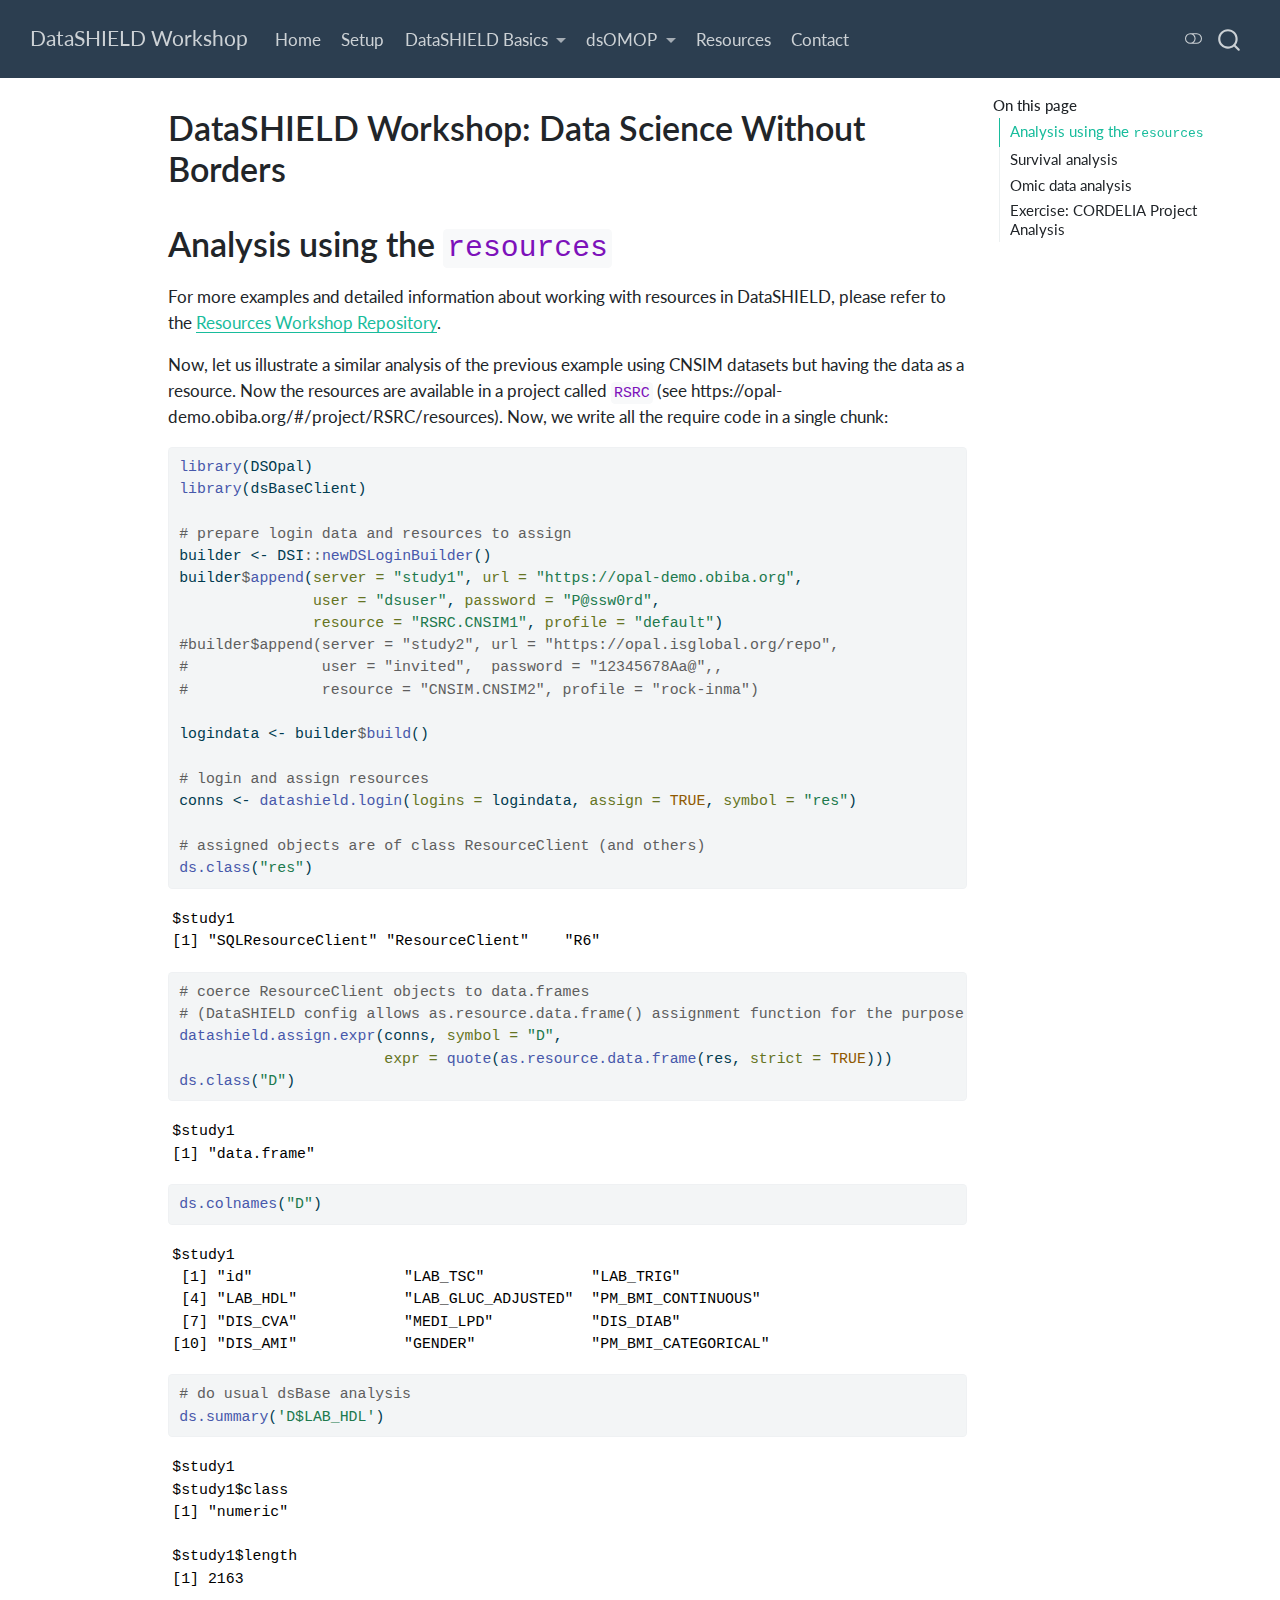
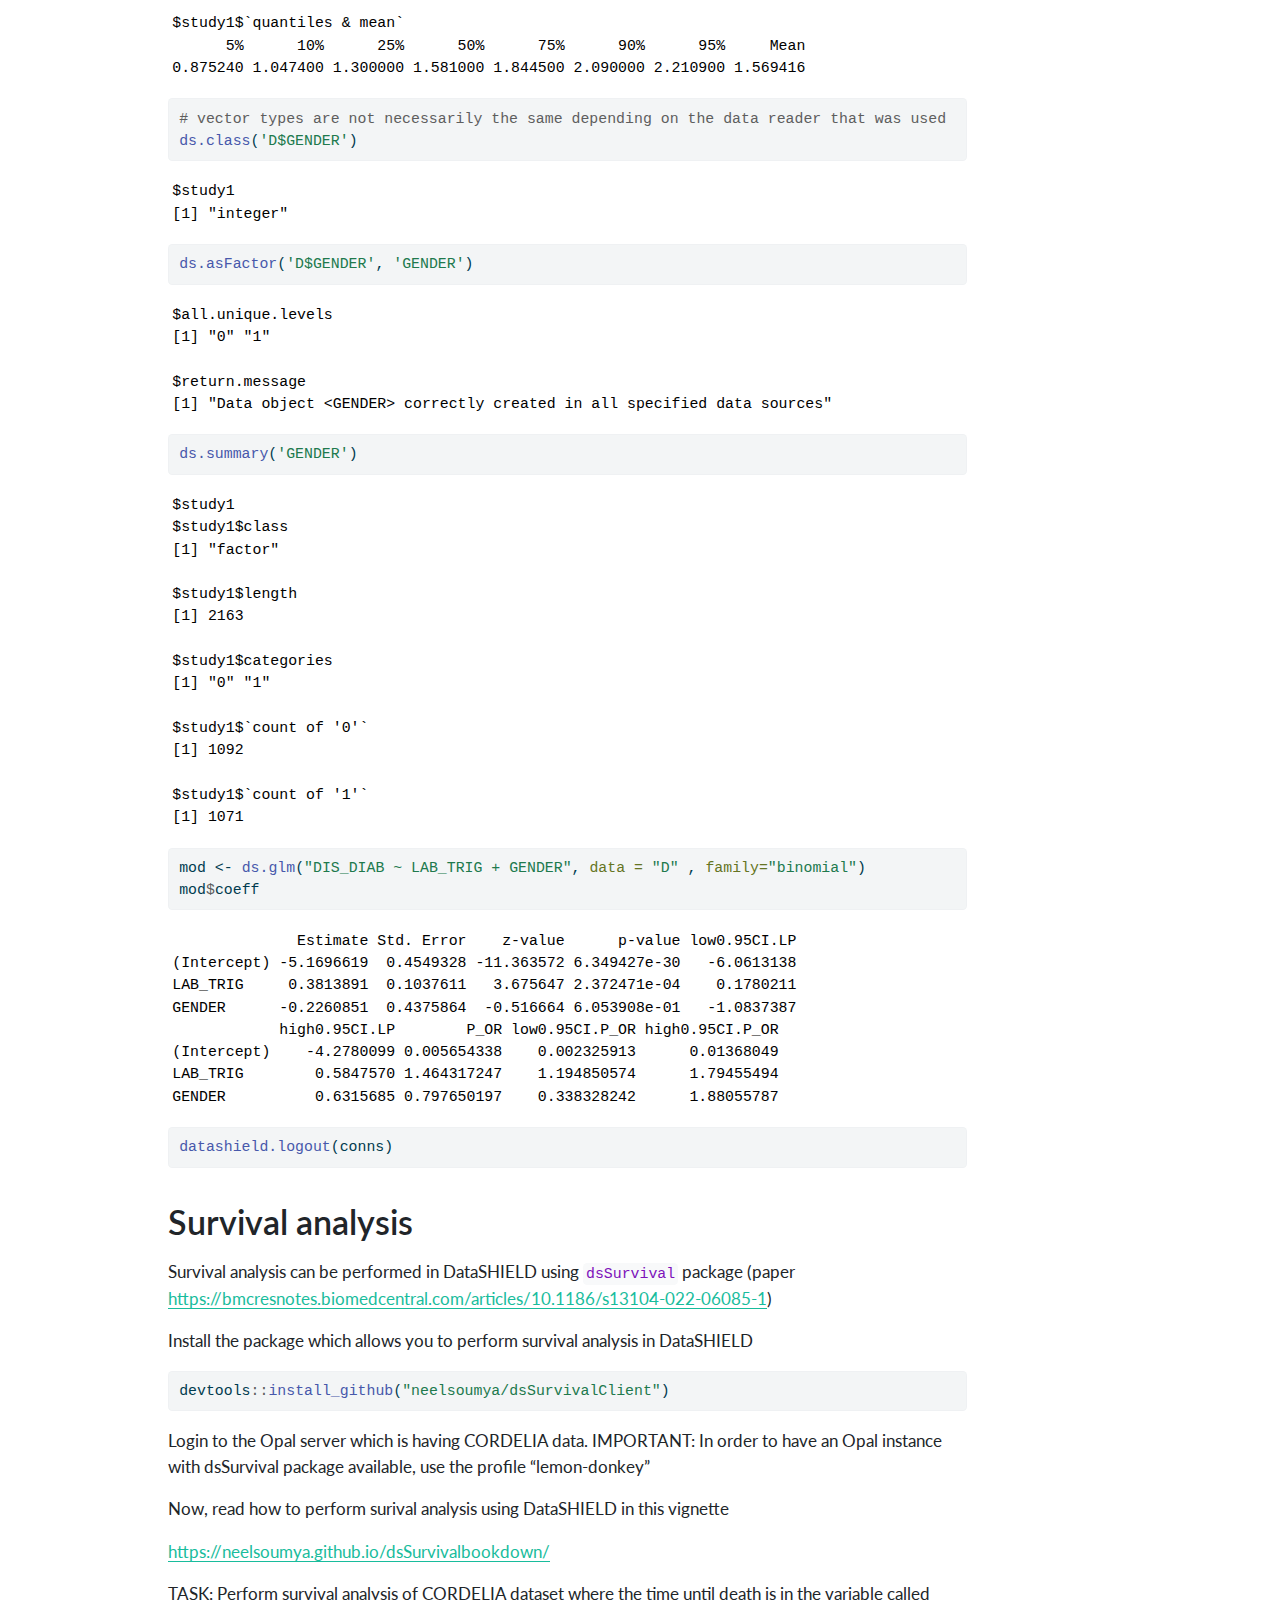
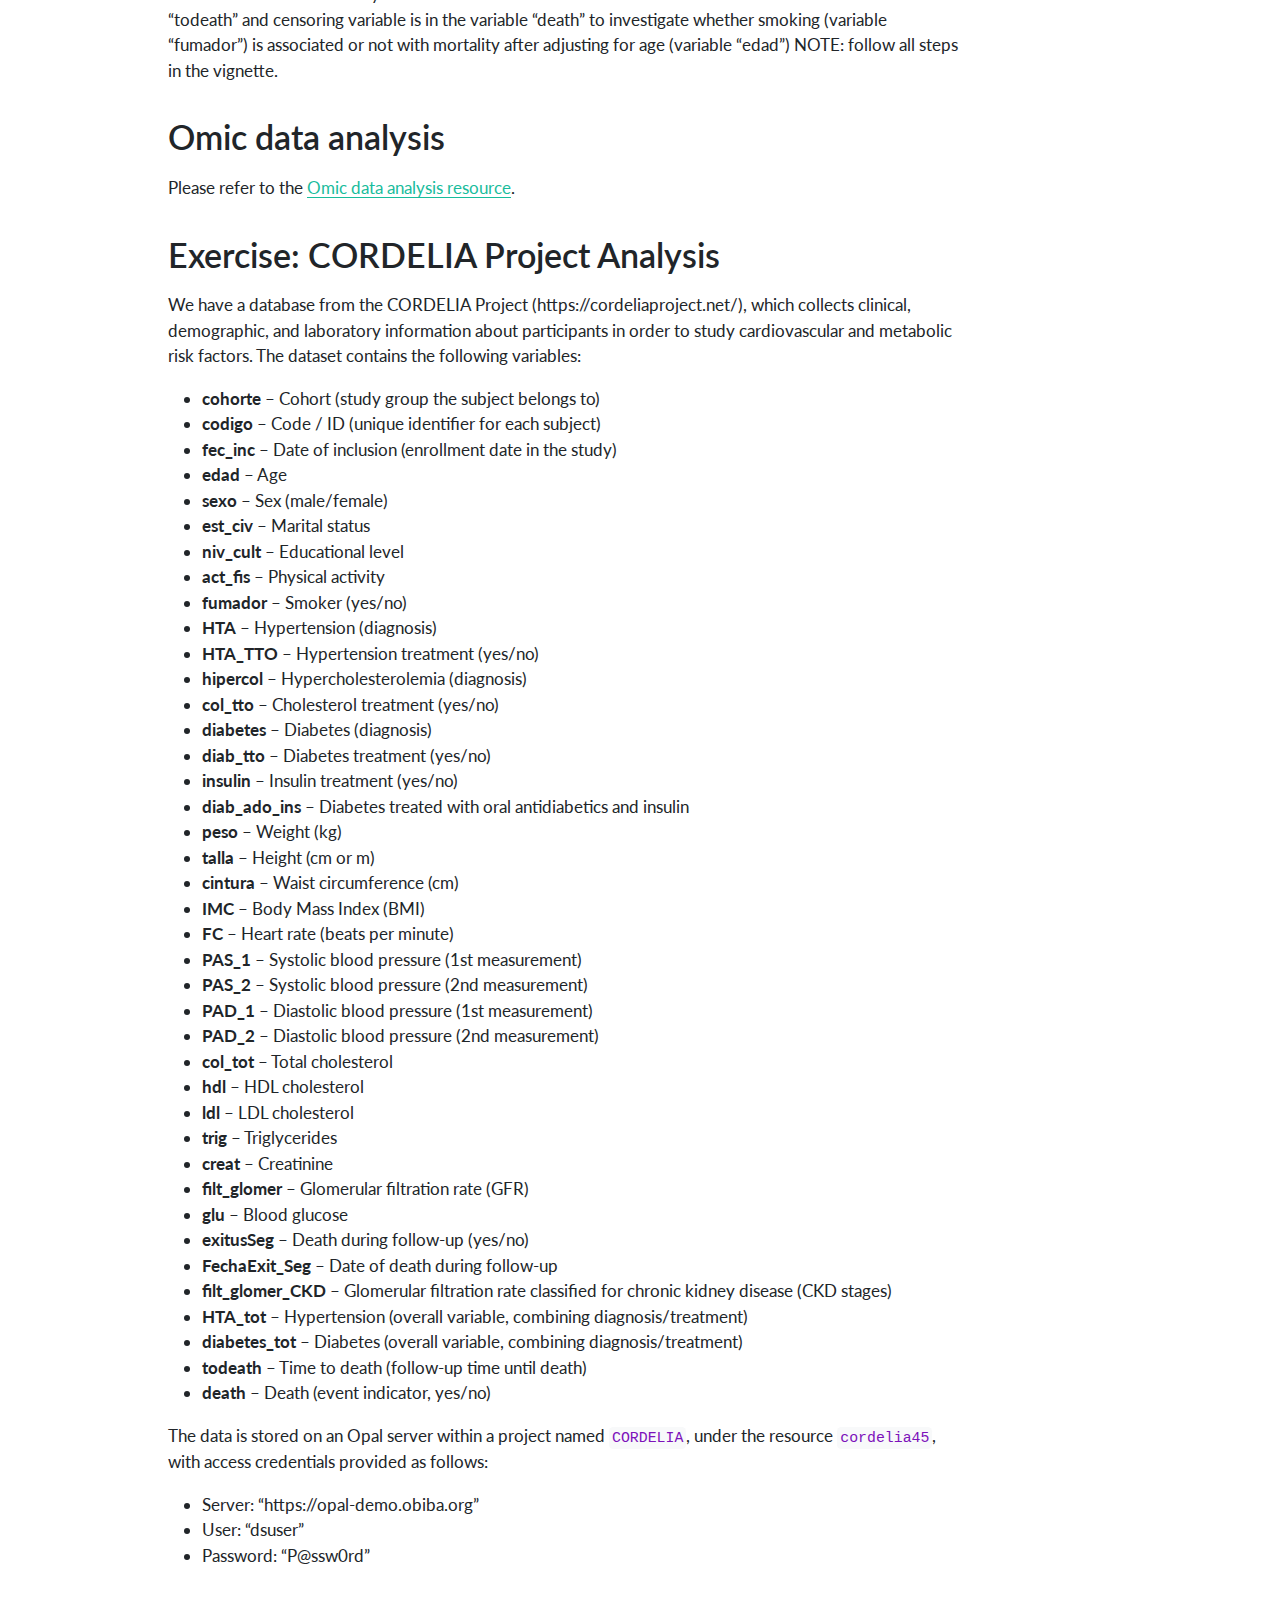
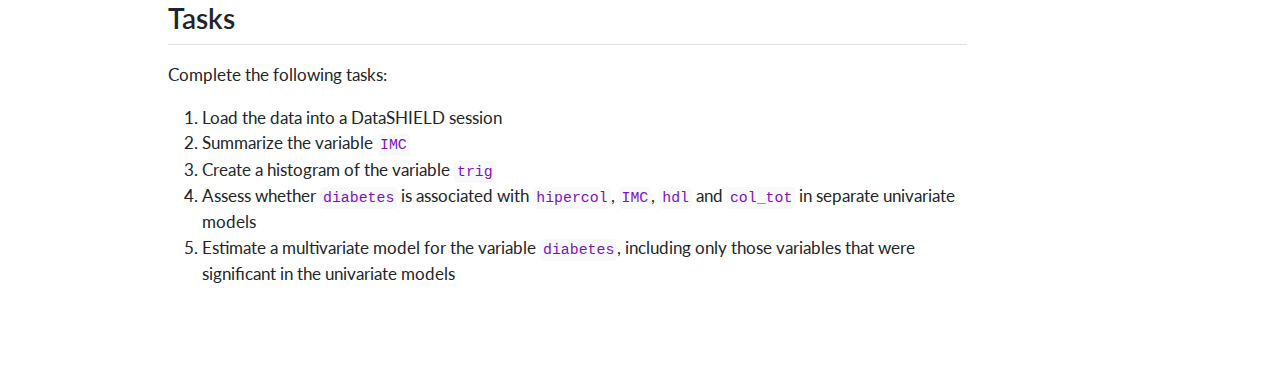
<file: docs/datashield_resources.html>
<!DOCTYPE html>
<html xmlns="http://www.w3.org/1999/xhtml" lang="en" xml:lang="en"><head>

<meta charset="utf-8">
<meta name="generator" content="quarto-1.7.31">

<meta name="viewport" content="width=device-width, initial-scale=1.0, user-scalable=yes">


<title>DataSHIELD Workshop: Data Science Without Borders – DataSHIELD Workshop</title>
<style>
code{white-space: pre-wrap;}
span.smallcaps{font-variant: small-caps;}
div.columns{display: flex; gap: min(4vw, 1.5em);}
div.column{flex: auto; overflow-x: auto;}
div.hanging-indent{margin-left: 1.5em; text-indent: -1.5em;}
ul.task-list{list-style: none;}
ul.task-list li input[type="checkbox"] {
  width: 0.8em;
  margin: 0 0.8em 0.2em -1em; /* quarto-specific, see https://github.com/quarto-dev/quarto-cli/issues/4556 */ 
  vertical-align: middle;
}
/* CSS for syntax highlighting */
html { -webkit-text-size-adjust: 100%; }
pre > code.sourceCode { white-space: pre; position: relative; }
pre > code.sourceCode > span { display: inline-block; line-height: 1.25; }
pre > code.sourceCode > span:empty { height: 1.2em; }
.sourceCode { overflow: visible; }
code.sourceCode > span { color: inherit; text-decoration: inherit; }
div.sourceCode { margin: 1em 0; }
pre.sourceCode { margin: 0; }
@media screen {
div.sourceCode { overflow: auto; }
}
@media print {
pre > code.sourceCode { white-space: pre-wrap; }
pre > code.sourceCode > span { text-indent: -5em; padding-left: 5em; }
}
pre.numberSource code
  { counter-reset: source-line 0; }
pre.numberSource code > span
  { position: relative; left: -4em; counter-increment: source-line; }
pre.numberSource code > span > a:first-child::before
  { content: counter(source-line);
    position: relative; left: -1em; text-align: right; vertical-align: baseline;
    border: none; display: inline-block;
    -webkit-touch-callout: none; -webkit-user-select: none;
    -khtml-user-select: none; -moz-user-select: none;
    -ms-user-select: none; user-select: none;
    padding: 0 4px; width: 4em;
  }
pre.numberSource { margin-left: 3em;  padding-left: 4px; }
div.sourceCode
  {   }
@media screen {
pre > code.sourceCode > span > a:first-child::before { text-decoration: underline; }
}
</style>


<script src="site_libs/quarto-nav/quarto-nav.js"></script>
<script src="site_libs/quarto-nav/headroom.min.js"></script>
<script src="site_libs/clipboard/clipboard.min.js"></script>
<script src="site_libs/quarto-search/autocomplete.umd.js"></script>
<script src="site_libs/quarto-search/fuse.min.js"></script>
<script src="site_libs/quarto-search/quarto-search.js"></script>
<meta name="quarto:offset" content="./">
<script src="site_libs/quarto-html/quarto.js" type="module"></script>
<script src="site_libs/quarto-html/tabsets/tabsets.js" type="module"></script>
<script src="site_libs/quarto-html/popper.min.js"></script>
<script src="site_libs/quarto-html/tippy.umd.min.js"></script>
<script src="site_libs/quarto-html/anchor.min.js"></script>
<link href="site_libs/quarto-html/tippy.css" rel="stylesheet">
<link href="site_libs/quarto-html/quarto-syntax-highlighting-e1a5c8363afafaef2c763b6775fbf3ca.css" rel="stylesheet" class="quarto-color-scheme" id="quarto-text-highlighting-styles">
<link href="site_libs/quarto-html/quarto-syntax-highlighting-dark-8ef56b68f8fa1e9d2ba328e99e439f80.css" rel="stylesheet" class="quarto-color-scheme quarto-color-alternate" id="quarto-text-highlighting-styles">
<link href="site_libs/quarto-html/quarto-syntax-highlighting-e1a5c8363afafaef2c763b6775fbf3ca.css" rel="stylesheet" class="quarto-color-scheme-extra" id="quarto-text-highlighting-styles">
<script src="site_libs/bootstrap/bootstrap.min.js"></script>
<link href="site_libs/bootstrap/bootstrap-icons.css" rel="stylesheet">
<link href="site_libs/bootstrap/bootstrap-b515dea5baab39ffcfcd4bae179e3bdb.min.css" rel="stylesheet" append-hash="true" class="quarto-color-scheme" id="quarto-bootstrap" data-mode="light">
<link href="site_libs/bootstrap/bootstrap-dark-195886546b2eb1f67ede645fd062ce19.min.css" rel="stylesheet" append-hash="true" class="quarto-color-scheme quarto-color-alternate" id="quarto-bootstrap" data-mode="dark">
<link href="site_libs/bootstrap/bootstrap-b515dea5baab39ffcfcd4bae179e3bdb.min.css" rel="stylesheet" append-hash="true" class="quarto-color-scheme-extra" id="quarto-bootstrap" data-mode="light">
<script id="quarto-search-options" type="application/json">{
  "location": "navbar",
  "copy-button": false,
  "collapse-after": 3,
  "panel-placement": "end",
  "type": "overlay",
  "limit": 50,
  "keyboard-shortcut": [
    "f",
    "/",
    "s"
  ],
  "show-item-context": false,
  "language": {
    "search-no-results-text": "No results",
    "search-matching-documents-text": "matching documents",
    "search-copy-link-title": "Copy link to search",
    "search-hide-matches-text": "Hide additional matches",
    "search-more-match-text": "more match in this document",
    "search-more-matches-text": "more matches in this document",
    "search-clear-button-title": "Clear",
    "search-text-placeholder": "",
    "search-detached-cancel-button-title": "Cancel",
    "search-submit-button-title": "Submit",
    "search-label": "Search"
  }
}</script>


<link rel="stylesheet" href="styles.css">
</head>

<body class="nav-fixed quarto-light"><script id="quarto-html-before-body" type="application/javascript">
    const toggleBodyColorMode = (bsSheetEl) => {
      const mode = bsSheetEl.getAttribute("data-mode");
      const bodyEl = window.document.querySelector("body");
      if (mode === "dark") {
        bodyEl.classList.add("quarto-dark");
        bodyEl.classList.remove("quarto-light");
      } else {
        bodyEl.classList.add("quarto-light");
        bodyEl.classList.remove("quarto-dark");
      }
    }
    const toggleBodyColorPrimary = () => {
      const bsSheetEl = window.document.querySelector("link#quarto-bootstrap:not([rel=disabled-stylesheet])");
      if (bsSheetEl) {
        toggleBodyColorMode(bsSheetEl);
      }
    }
    const setColorSchemeToggle = (alternate) => {
      const toggles = window.document.querySelectorAll('.quarto-color-scheme-toggle');
      for (let i=0; i < toggles.length; i++) {
        const toggle = toggles[i];
        if (toggle) {
          if (alternate) {
            toggle.classList.add("alternate");
          } else {
            toggle.classList.remove("alternate");
          }
        }
      }
    };
    const toggleColorMode = (alternate) => {
      // Switch the stylesheets
      const primaryStylesheets = window.document.querySelectorAll('link.quarto-color-scheme:not(.quarto-color-alternate)');
      const alternateStylesheets = window.document.querySelectorAll('link.quarto-color-scheme.quarto-color-alternate');
      manageTransitions('#quarto-margin-sidebar .nav-link', false);
      if (alternate) {
        // note: dark is layered on light, we don't disable primary!
        enableStylesheet(alternateStylesheets);
        for (const sheetNode of alternateStylesheets) {
          if (sheetNode.id === "quarto-bootstrap") {
            toggleBodyColorMode(sheetNode);
          }
        }
      } else {
        disableStylesheet(alternateStylesheets);
        enableStylesheet(primaryStylesheets)
        toggleBodyColorPrimary();
      }
      manageTransitions('#quarto-margin-sidebar .nav-link', true);
      // Switch the toggles
      setColorSchemeToggle(alternate)
      // Hack to workaround the fact that safari doesn't
      // properly recolor the scrollbar when toggling (#1455)
      if (navigator.userAgent.indexOf('Safari') > 0 && navigator.userAgent.indexOf('Chrome') == -1) {
        manageTransitions("body", false);
        window.scrollTo(0, 1);
        setTimeout(() => {
          window.scrollTo(0, 0);
          manageTransitions("body", true);
        }, 40);
      }
    }
    const disableStylesheet = (stylesheets) => {
      for (let i=0; i < stylesheets.length; i++) {
        const stylesheet = stylesheets[i];
        stylesheet.rel = 'disabled-stylesheet';
      }
    }
    const enableStylesheet = (stylesheets) => {
      for (let i=0; i < stylesheets.length; i++) {
        const stylesheet = stylesheets[i];
        if(stylesheet.rel !== 'stylesheet') { // for Chrome, which will still FOUC without this check
          stylesheet.rel = 'stylesheet';
        }
      }
    }
    const manageTransitions = (selector, allowTransitions) => {
      const els = window.document.querySelectorAll(selector);
      for (let i=0; i < els.length; i++) {
        const el = els[i];
        if (allowTransitions) {
          el.classList.remove('notransition');
        } else {
          el.classList.add('notransition');
        }
      }
    }
    const isFileUrl = () => {
      return window.location.protocol === 'file:';
    }
    const hasAlternateSentinel = () => {
      let styleSentinel = getColorSchemeSentinel();
      if (styleSentinel !== null) {
        return styleSentinel === "alternate";
      } else {
        return false;
      }
    }
    const setStyleSentinel = (alternate) => {
      const value = alternate ? "alternate" : "default";
      if (!isFileUrl()) {
        window.localStorage.setItem("quarto-color-scheme", value);
      } else {
        localAlternateSentinel = value;
      }
    }
    const getColorSchemeSentinel = () => {
      if (!isFileUrl()) {
        const storageValue = window.localStorage.getItem("quarto-color-scheme");
        return storageValue != null ? storageValue : localAlternateSentinel;
      } else {
        return localAlternateSentinel;
      }
    }
    const toggleGiscusIfUsed = (isAlternate, darkModeDefault) => {
      const baseTheme = document.querySelector('#giscus-base-theme')?.value ?? 'light';
      const alternateTheme = document.querySelector('#giscus-alt-theme')?.value ?? 'dark';
      let newTheme = '';
      if(authorPrefersDark) {
        newTheme = isAlternate ? baseTheme : alternateTheme;
      } else {
        newTheme = isAlternate ? alternateTheme : baseTheme;
      }
      const changeGiscusTheme = () => {
        // From: https://github.com/giscus/giscus/issues/336
        const sendMessage = (message) => {
          const iframe = document.querySelector('iframe.giscus-frame');
          if (!iframe) return;
          iframe.contentWindow.postMessage({ giscus: message }, 'https://giscus.app');
        }
        sendMessage({
          setConfig: {
            theme: newTheme
          }
        });
      }
      const isGiscussLoaded = window.document.querySelector('iframe.giscus-frame') !== null;
      if (isGiscussLoaded) {
        changeGiscusTheme();
      }
    };
    const authorPrefersDark = false;
    const darkModeDefault = authorPrefersDark;
      document.querySelector('link#quarto-text-highlighting-styles.quarto-color-scheme-extra').rel = 'disabled-stylesheet';
      document.querySelector('link#quarto-bootstrap.quarto-color-scheme-extra').rel = 'disabled-stylesheet';
    let localAlternateSentinel = darkModeDefault ? 'alternate' : 'default';
    // Dark / light mode switch
    window.quartoToggleColorScheme = () => {
      // Read the current dark / light value
      let toAlternate = !hasAlternateSentinel();
      toggleColorMode(toAlternate);
      setStyleSentinel(toAlternate);
      toggleGiscusIfUsed(toAlternate, darkModeDefault);
      window.dispatchEvent(new Event('resize'));
    };
    // Switch to dark mode if need be
    if (hasAlternateSentinel()) {
      toggleColorMode(true);
    } else {
      toggleColorMode(false);
    }
  </script>

<div id="quarto-search-results"></div>
  <header id="quarto-header" class="headroom fixed-top">
    <nav class="navbar navbar-expand-lg " data-bs-theme="dark">
      <div class="navbar-container container-fluid">
      <div class="navbar-brand-container mx-auto">
    <a class="navbar-brand" href="./index.html">
    <span class="navbar-title">DataSHIELD Workshop</span>
    </a>
  </div>
            <div id="quarto-search" class="" title="Search"></div>
          <button class="navbar-toggler" type="button" data-bs-toggle="collapse" data-bs-target="#navbarCollapse" aria-controls="navbarCollapse" role="menu" aria-expanded="false" aria-label="Toggle navigation" onclick="if (window.quartoToggleHeadroom) { window.quartoToggleHeadroom(); }">
  <span class="navbar-toggler-icon"></span>
</button>
          <div class="collapse navbar-collapse" id="navbarCollapse">
            <ul class="navbar-nav navbar-nav-scroll me-auto">
  <li class="nav-item">
    <a class="nav-link" href="./index.html"> 
<span class="menu-text">Home</span></a>
  </li>  
  <li class="nav-item">
    <a class="nav-link" href="./setup.html"> 
<span class="menu-text">Setup</span></a>
  </li>  
  <li class="nav-item dropdown ">
    <a class="nav-link dropdown-toggle" href="#" id="nav-menu-datashield-basics" role="link" data-bs-toggle="dropdown" aria-expanded="false">
 <span class="menu-text">DataSHIELD Basics</span>
    </a>
    <ul class="dropdown-menu" aria-labelledby="nav-menu-datashield-basics">    
        <li>
    <a class="dropdown-item" href="./datashield_slides.html">
 <span class="dropdown-text">Slides</span></a>
  </li>  
        <li>
    <a class="dropdown-item" href="./datashield_tables.html">
 <span class="dropdown-text">Working with Tables</span></a>
  </li>  
        <li>
    <a class="dropdown-item" href="./datashield_resources.html">
 <span class="dropdown-text">Working with Resources</span></a>
  </li>  
    </ul>
  </li>
  <li class="nav-item dropdown ">
    <a class="nav-link dropdown-toggle" href="#" id="nav-menu-dsomop" role="link" data-bs-toggle="dropdown" aria-expanded="false">
 <span class="menu-text">dsOMOP</span>
    </a>
    <ul class="dropdown-menu" aria-labelledby="nav-menu-dsomop">    
        <li>
    <a class="dropdown-item" href="./dsomop_slides.html">
 <span class="dropdown-text">Slides</span></a>
  </li>  
        <li>
    <a class="dropdown-item" href="./dsomop.html">
 <span class="dropdown-text">Practical Exercise</span></a>
  </li>  
    </ul>
  </li>
  <li class="nav-item">
    <a class="nav-link" href="./resources.html"> 
<span class="menu-text">Resources</span></a>
  </li>  
  <li class="nav-item">
    <a class="nav-link" href="./contact.html"> 
<span class="menu-text">Contact</span></a>
  </li>  
</ul>
          </div> <!-- /navcollapse -->
            <div class="quarto-navbar-tools">
  <a href="" class="quarto-color-scheme-toggle quarto-navigation-tool  px-1" onclick="window.quartoToggleColorScheme(); return false;" title="Toggle dark mode"><i class="bi"></i></a>
</div>
      </div> <!-- /container-fluid -->
    </nav>
</header>
<!-- content -->
<div id="quarto-content" class="quarto-container page-columns page-rows-contents page-layout-article page-navbar">
<!-- sidebar -->
<!-- margin-sidebar -->
    <div id="quarto-margin-sidebar" class="sidebar margin-sidebar">
        <nav id="TOC" role="doc-toc" class="toc-active">
    <h2 id="toc-title">On this page</h2>
   
  <ul>
  <li><a href="#analysis-using-the-resources" id="toc-analysis-using-the-resources" class="nav-link active" data-scroll-target="#analysis-using-the-resources">Analysis using the <code>resources</code></a></li>
  <li><a href="#survival-analysis" id="toc-survival-analysis" class="nav-link" data-scroll-target="#survival-analysis">Survival analysis</a></li>
  <li><a href="#omic-data-analysis" id="toc-omic-data-analysis" class="nav-link" data-scroll-target="#omic-data-analysis">Omic data analysis</a></li>
  <li><a href="#exercise-cordelia-project-analysis" id="toc-exercise-cordelia-project-analysis" class="nav-link" data-scroll-target="#exercise-cordelia-project-analysis">Exercise: CORDELIA Project Analysis</a>
  <ul class="collapse">
  <li><a href="#tasks" id="toc-tasks" class="nav-link" data-scroll-target="#tasks">Tasks</a></li>
  </ul></li>
  </ul>
</nav>
    </div>
<!-- main -->
<main class="content" id="quarto-document-content">


<header id="title-block-header" class="quarto-title-block default">
<div class="quarto-title">
<h1 class="title">DataSHIELD Workshop: Data Science Without Borders</h1>
</div>



<div class="quarto-title-meta">

    
  
    
  </div>
  


</header>


<section id="analysis-using-the-resources" class="level1">
<h1>Analysis using the <code>resources</code></h1>
<p>For more examples and detailed information about working with resources in DataSHIELD, please refer to the <a href="https://github.com/obiba/resources-workshop">Resources Workshop Repository</a>.</p>
<p>Now, let us illustrate a similar analysis of the previous example using CNSIM datasets but having the data as a resource. Now the resources are available in a project called <code>RSRC</code> (see https://opal-demo.obiba.org/#/project/RSRC/resources). Now, we write all the require code in a single chunk:</p>
<div class="cell">
<div class="sourceCode cell-code" id="cb1"><pre class="sourceCode r"><code class="sourceCode r"><span id="cb1-1"><a href="#cb1-1" aria-hidden="true" tabindex="-1"></a><span class="fu">library</span>(DSOpal)</span>
<span id="cb1-2"><a href="#cb1-2" aria-hidden="true" tabindex="-1"></a><span class="fu">library</span>(dsBaseClient)</span>
<span id="cb1-3"><a href="#cb1-3" aria-hidden="true" tabindex="-1"></a></span>
<span id="cb1-4"><a href="#cb1-4" aria-hidden="true" tabindex="-1"></a><span class="co"># prepare login data and resources to assign</span></span>
<span id="cb1-5"><a href="#cb1-5" aria-hidden="true" tabindex="-1"></a>builder <span class="ot">&lt;-</span> DSI<span class="sc">::</span><span class="fu">newDSLoginBuilder</span>()</span>
<span id="cb1-6"><a href="#cb1-6" aria-hidden="true" tabindex="-1"></a>builder<span class="sc">$</span><span class="fu">append</span>(<span class="at">server =</span> <span class="st">"study1"</span>, <span class="at">url =</span> <span class="st">"https://opal-demo.obiba.org"</span>, </span>
<span id="cb1-7"><a href="#cb1-7" aria-hidden="true" tabindex="-1"></a>               <span class="at">user =</span> <span class="st">"dsuser"</span>, <span class="at">password =</span> <span class="st">"P@ssw0rd"</span>, </span>
<span id="cb1-8"><a href="#cb1-8" aria-hidden="true" tabindex="-1"></a>               <span class="at">resource =</span> <span class="st">"RSRC.CNSIM1"</span>, <span class="at">profile =</span> <span class="st">"default"</span>)</span>
<span id="cb1-9"><a href="#cb1-9" aria-hidden="true" tabindex="-1"></a><span class="co">#builder$append(server = "study2", url = "https://opal.isglobal.org/repo",</span></span>
<span id="cb1-10"><a href="#cb1-10" aria-hidden="true" tabindex="-1"></a><span class="co">#               user = "invited",  password = "12345678Aa@",, </span></span>
<span id="cb1-11"><a href="#cb1-11" aria-hidden="true" tabindex="-1"></a><span class="co">#               resource = "CNSIM.CNSIM2", profile = "rock-inma")</span></span>
<span id="cb1-12"><a href="#cb1-12" aria-hidden="true" tabindex="-1"></a></span>
<span id="cb1-13"><a href="#cb1-13" aria-hidden="true" tabindex="-1"></a>logindata <span class="ot">&lt;-</span> builder<span class="sc">$</span><span class="fu">build</span>()</span>
<span id="cb1-14"><a href="#cb1-14" aria-hidden="true" tabindex="-1"></a></span>
<span id="cb1-15"><a href="#cb1-15" aria-hidden="true" tabindex="-1"></a><span class="co"># login and assign resources</span></span>
<span id="cb1-16"><a href="#cb1-16" aria-hidden="true" tabindex="-1"></a>conns <span class="ot">&lt;-</span> <span class="fu">datashield.login</span>(<span class="at">logins =</span> logindata, <span class="at">assign =</span> <span class="cn">TRUE</span>, <span class="at">symbol =</span> <span class="st">"res"</span>)</span>
<span id="cb1-17"><a href="#cb1-17" aria-hidden="true" tabindex="-1"></a></span>
<span id="cb1-18"><a href="#cb1-18" aria-hidden="true" tabindex="-1"></a><span class="co"># assigned objects are of class ResourceClient (and others)</span></span>
<span id="cb1-19"><a href="#cb1-19" aria-hidden="true" tabindex="-1"></a><span class="fu">ds.class</span>(<span class="st">"res"</span>)</span></code></pre></div>
<div class="cell-output cell-output-stdout">
<pre><code>$study1
[1] "SQLResourceClient" "ResourceClient"    "R6"               </code></pre>
</div>
<div class="sourceCode cell-code" id="cb3"><pre class="sourceCode r"><code class="sourceCode r"><span id="cb3-1"><a href="#cb3-1" aria-hidden="true" tabindex="-1"></a><span class="co"># coerce ResourceClient objects to data.frames</span></span>
<span id="cb3-2"><a href="#cb3-2" aria-hidden="true" tabindex="-1"></a><span class="co"># (DataSHIELD config allows as.resource.data.frame() assignment function for the purpose of the demo)</span></span>
<span id="cb3-3"><a href="#cb3-3" aria-hidden="true" tabindex="-1"></a><span class="fu">datashield.assign.expr</span>(conns, <span class="at">symbol =</span> <span class="st">"D"</span>, </span>
<span id="cb3-4"><a href="#cb3-4" aria-hidden="true" tabindex="-1"></a>                       <span class="at">expr =</span> <span class="fu">quote</span>(<span class="fu">as.resource.data.frame</span>(res, <span class="at">strict =</span> <span class="cn">TRUE</span>)))</span>
<span id="cb3-5"><a href="#cb3-5" aria-hidden="true" tabindex="-1"></a><span class="fu">ds.class</span>(<span class="st">"D"</span>)</span></code></pre></div>
<div class="cell-output cell-output-stdout">
<pre><code>$study1
[1] "data.frame"</code></pre>
</div>
<div class="sourceCode cell-code" id="cb5"><pre class="sourceCode r"><code class="sourceCode r"><span id="cb5-1"><a href="#cb5-1" aria-hidden="true" tabindex="-1"></a><span class="fu">ds.colnames</span>(<span class="st">"D"</span>)</span></code></pre></div>
<div class="cell-output cell-output-stdout">
<pre><code>$study1
 [1] "id"                 "LAB_TSC"            "LAB_TRIG"          
 [4] "LAB_HDL"            "LAB_GLUC_ADJUSTED"  "PM_BMI_CONTINUOUS" 
 [7] "DIS_CVA"            "MEDI_LPD"           "DIS_DIAB"          
[10] "DIS_AMI"            "GENDER"             "PM_BMI_CATEGORICAL"</code></pre>
</div>
<div class="sourceCode cell-code" id="cb7"><pre class="sourceCode r"><code class="sourceCode r"><span id="cb7-1"><a href="#cb7-1" aria-hidden="true" tabindex="-1"></a><span class="co"># do usual dsBase analysis</span></span>
<span id="cb7-2"><a href="#cb7-2" aria-hidden="true" tabindex="-1"></a><span class="fu">ds.summary</span>(<span class="st">'D$LAB_HDL'</span>)</span></code></pre></div>
<div class="cell-output cell-output-stdout">
<pre><code>$study1
$study1$class
[1] "numeric"

$study1$length
[1] 2163

$study1$`quantiles &amp; mean`
      5%      10%      25%      50%      75%      90%      95%     Mean 
0.875240 1.047400 1.300000 1.581000 1.844500 2.090000 2.210900 1.569416 </code></pre>
</div>
<div class="sourceCode cell-code" id="cb9"><pre class="sourceCode r"><code class="sourceCode r"><span id="cb9-1"><a href="#cb9-1" aria-hidden="true" tabindex="-1"></a><span class="co"># vector types are not necessarily the same depending on the data reader that was used</span></span>
<span id="cb9-2"><a href="#cb9-2" aria-hidden="true" tabindex="-1"></a><span class="fu">ds.class</span>(<span class="st">'D$GENDER'</span>)</span></code></pre></div>
<div class="cell-output cell-output-stdout">
<pre><code>$study1
[1] "integer"</code></pre>
</div>
<div class="sourceCode cell-code" id="cb11"><pre class="sourceCode r"><code class="sourceCode r"><span id="cb11-1"><a href="#cb11-1" aria-hidden="true" tabindex="-1"></a><span class="fu">ds.asFactor</span>(<span class="st">'D$GENDER'</span>, <span class="st">'GENDER'</span>)</span></code></pre></div>
<div class="cell-output cell-output-stdout">
<pre><code>$all.unique.levels
[1] "0" "1"

$return.message
[1] "Data object &lt;GENDER&gt; correctly created in all specified data sources"</code></pre>
</div>
<div class="sourceCode cell-code" id="cb13"><pre class="sourceCode r"><code class="sourceCode r"><span id="cb13-1"><a href="#cb13-1" aria-hidden="true" tabindex="-1"></a><span class="fu">ds.summary</span>(<span class="st">'GENDER'</span>)</span></code></pre></div>
<div class="cell-output cell-output-stdout">
<pre><code>$study1
$study1$class
[1] "factor"

$study1$length
[1] 2163

$study1$categories
[1] "0" "1"

$study1$`count of '0'`
[1] 1092

$study1$`count of '1'`
[1] 1071</code></pre>
</div>
<div class="sourceCode cell-code" id="cb15"><pre class="sourceCode r"><code class="sourceCode r"><span id="cb15-1"><a href="#cb15-1" aria-hidden="true" tabindex="-1"></a>mod <span class="ot">&lt;-</span> <span class="fu">ds.glm</span>(<span class="st">"DIS_DIAB ~ LAB_TRIG + GENDER"</span>, <span class="at">data =</span> <span class="st">"D"</span> , <span class="at">family=</span><span class="st">"binomial"</span>)</span>
<span id="cb15-2"><a href="#cb15-2" aria-hidden="true" tabindex="-1"></a>mod<span class="sc">$</span>coeff</span></code></pre></div>
<div class="cell-output cell-output-stdout">
<pre><code>              Estimate Std. Error    z-value      p-value low0.95CI.LP
(Intercept) -5.1696619  0.4549328 -11.363572 6.349427e-30   -6.0613138
LAB_TRIG     0.3813891  0.1037611   3.675647 2.372471e-04    0.1780211
GENDER      -0.2260851  0.4375864  -0.516664 6.053908e-01   -1.0837387
            high0.95CI.LP        P_OR low0.95CI.P_OR high0.95CI.P_OR
(Intercept)    -4.2780099 0.005654338    0.002325913      0.01368049
LAB_TRIG        0.5847570 1.464317247    1.194850574      1.79455494
GENDER          0.6315685 0.797650197    0.338328242      1.88055787</code></pre>
</div>
<div class="sourceCode cell-code" id="cb17"><pre class="sourceCode r"><code class="sourceCode r"><span id="cb17-1"><a href="#cb17-1" aria-hidden="true" tabindex="-1"></a><span class="fu">datashield.logout</span>(conns)</span></code></pre></div>
</div>
</section>
<section id="survival-analysis" class="level1">
<h1>Survival analysis</h1>
<p>Survival analysis can be performed in DataSHIELD using <code>dsSurvival</code> package (paper <a href="https://bmcresnotes.biomedcentral.com/articles/10.1186/s13104-022-06085-1">https://bmcresnotes.biomedcentral.com/articles/10.1186/s13104-022-06085-1</a>)</p>
<p>Install the package which allows you to perform survival analysis in DataSHIELD</p>
<div class="cell">
<div class="sourceCode cell-code" id="cb18"><pre class="sourceCode r"><code class="sourceCode r"><span id="cb18-1"><a href="#cb18-1" aria-hidden="true" tabindex="-1"></a>devtools<span class="sc">::</span><span class="fu">install_github</span>(<span class="st">"neelsoumya/dsSurvivalClient"</span>)</span></code></pre></div>
</div>
<p>Login to the Opal server which is having CORDELIA data. IMPORTANT: In order to have an Opal instance with dsSurvival package available, use the profile “lemon-donkey”</p>
<p>Now, read how to perform surival analysis using DataSHIELD in this vignette</p>
<p><a href="https://neelsoumya.github.io/dsSurvivalbookdown/">https://neelsoumya.github.io/dsSurvivalbookdown/</a></p>
<p>TASK: Perform survival analysis of CORDELIA dataset where the time until death is in the variable called “todeath” and censoring variable is in the variable “death” to investigate whether smoking (variable “fumador”) is associated or not with mortality after adjusting for age (variable “edad”) NOTE: follow all steps in the vignette.</p>
</section>
<section id="omic-data-analysis" class="level1">
<h1>Omic data analysis</h1>
<p>Please refer to the <a href="https://isglobal-brge.github.io/resource_bookdown/Omic.html">Omic data analysis resource</a>.</p>
</section>
<section id="exercise-cordelia-project-analysis" class="level1">
<h1>Exercise: CORDELIA Project Analysis</h1>
<p>We have a database from the CORDELIA Project (https://cordeliaproject.net/), which collects clinical, demographic, and laboratory information about participants in order to study cardiovascular and metabolic risk factors. The dataset contains the following variables:</p>
<ul>
<li><strong>cohorte</strong> – Cohort (study group the subject belongs to)</li>
<li><strong>codigo</strong> – Code / ID (unique identifier for each subject)</li>
<li><strong>fec_inc</strong> – Date of inclusion (enrollment date in the study)</li>
<li><strong>edad</strong> – Age</li>
<li><strong>sexo</strong> – Sex (male/female)</li>
<li><strong>est_civ</strong> – Marital status</li>
<li><strong>niv_cult</strong> – Educational level</li>
<li><strong>act_fis</strong> – Physical activity</li>
<li><strong>fumador</strong> – Smoker (yes/no)</li>
<li><strong>HTA</strong> – Hypertension (diagnosis)</li>
<li><strong>HTA_TTO</strong> – Hypertension treatment (yes/no)</li>
<li><strong>hipercol</strong> – Hypercholesterolemia (diagnosis)</li>
<li><strong>col_tto</strong> – Cholesterol treatment (yes/no)</li>
<li><strong>diabetes</strong> – Diabetes (diagnosis)</li>
<li><strong>diab_tto</strong> – Diabetes treatment (yes/no)</li>
<li><strong>insulin</strong> – Insulin treatment (yes/no)</li>
<li><strong>diab_ado_ins</strong> – Diabetes treated with oral antidiabetics and insulin</li>
<li><strong>peso</strong> – Weight (kg)</li>
<li><strong>talla</strong> – Height (cm or m)</li>
<li><strong>cintura</strong> – Waist circumference (cm)</li>
<li><strong>IMC</strong> – Body Mass Index (BMI)</li>
<li><strong>FC</strong> – Heart rate (beats per minute)</li>
<li><strong>PAS_1</strong> – Systolic blood pressure (1st measurement)</li>
<li><strong>PAS_2</strong> – Systolic blood pressure (2nd measurement)</li>
<li><strong>PAD_1</strong> – Diastolic blood pressure (1st measurement)</li>
<li><strong>PAD_2</strong> – Diastolic blood pressure (2nd measurement)</li>
<li><strong>col_tot</strong> – Total cholesterol</li>
<li><strong>hdl</strong> – HDL cholesterol</li>
<li><strong>ldl</strong> – LDL cholesterol</li>
<li><strong>trig</strong> – Triglycerides</li>
<li><strong>creat</strong> – Creatinine</li>
<li><strong>filt_glomer</strong> – Glomerular filtration rate (GFR)</li>
<li><strong>glu</strong> – Blood glucose</li>
<li><strong>exitusSeg</strong> – Death during follow-up (yes/no)</li>
<li><strong>FechaExit_Seg</strong> – Date of death during follow-up</li>
<li><strong>filt_glomer_CKD</strong> – Glomerular filtration rate classified for chronic kidney disease (CKD stages)</li>
<li><strong>HTA_tot</strong> – Hypertension (overall variable, combining diagnosis/treatment)</li>
<li><strong>diabetes_tot</strong> – Diabetes (overall variable, combining diagnosis/treatment)</li>
<li><strong>todeath</strong> – Time to death (follow-up time until death)</li>
<li><strong>death</strong> – Death (event indicator, yes/no)</li>
</ul>
<p>The data is stored on an Opal server within a project named <code>CORDELIA</code>, under the resource <code>cordelia45</code>, with access credentials provided as follows:</p>
<ul>
<li>Server: “https://opal-demo.obiba.org”</li>
<li>User: “dsuser”</li>
<li>Password: “P@ssw0rd”</li>
</ul>
<section id="tasks" class="level2">
<h2 class="anchored" data-anchor-id="tasks">Tasks</h2>
<p>Complete the following tasks:</p>
<ol type="1">
<li>Load the data into a DataSHIELD session</li>
<li>Summarize the variable <code>IMC</code></li>
<li>Create a histogram of the variable <code>trig</code></li>
<li>Assess whether <code>diabetes</code> is associated with <code>hipercol</code>, <code>IMC</code>, <code>hdl</code> and <code>col_tot</code> in separate univariate models</li>
<li>Estimate a multivariate model for the variable <code>diabetes</code>, including only those variables that were significant in the univariate models</li>
</ol>


</section>
</section>

</main> <!-- /main -->
<script id="quarto-html-after-body" type="application/javascript">
  window.document.addEventListener("DOMContentLoaded", function (event) {
    // Ensure there is a toggle, if there isn't float one in the top right
    if (window.document.querySelector('.quarto-color-scheme-toggle') === null) {
      const a = window.document.createElement('a');
      a.classList.add('top-right');
      a.classList.add('quarto-color-scheme-toggle');
      a.href = "";
      a.onclick = function() { try { window.quartoToggleColorScheme(); } catch {} return false; };
      const i = window.document.createElement("i");
      i.classList.add('bi');
      a.appendChild(i);
      window.document.body.appendChild(a);
    }
    setColorSchemeToggle(hasAlternateSentinel())
    const icon = "";
    const anchorJS = new window.AnchorJS();
    anchorJS.options = {
      placement: 'right',
      icon: icon
    };
    anchorJS.add('.anchored');
      var localhostRegex = new RegExp(/^(?:http|https):\/\/localhost\:?[0-9]*\//);
      var mailtoRegex = new RegExp(/^mailto:/);
        var filterRegex = new RegExp('/' + window.location.host + '/');
      var isInternal = (href) => {
          return filterRegex.test(href) || localhostRegex.test(href) || mailtoRegex.test(href);
      }
      // Inspect non-navigation links and adorn them if external
     var links = window.document.querySelectorAll('a[href]:not(.nav-link):not(.navbar-brand):not(.toc-action):not(.sidebar-link):not(.sidebar-item-toggle):not(.pagination-link):not(.no-external):not([aria-hidden]):not(.dropdown-item):not(.quarto-navigation-tool):not(.about-link)');
      for (var i=0; i<links.length; i++) {
        const link = links[i];
        if (!isInternal(link.href)) {
          // undo the damage that might have been done by quarto-nav.js in the case of
          // links that we want to consider external
          if (link.dataset.originalHref !== undefined) {
            link.href = link.dataset.originalHref;
          }
        }
      }
    function tippyHover(el, contentFn, onTriggerFn, onUntriggerFn) {
      const config = {
        allowHTML: true,
        maxWidth: 500,
        delay: 100,
        arrow: false,
        appendTo: function(el) {
            return el.parentElement;
        },
        interactive: true,
        interactiveBorder: 10,
        theme: 'quarto',
        placement: 'bottom-start',
      };
      if (contentFn) {
        config.content = contentFn;
      }
      if (onTriggerFn) {
        config.onTrigger = onTriggerFn;
      }
      if (onUntriggerFn) {
        config.onUntrigger = onUntriggerFn;
      }
      window.tippy(el, config); 
    }
    const noterefs = window.document.querySelectorAll('a[role="doc-noteref"]');
    for (var i=0; i<noterefs.length; i++) {
      const ref = noterefs[i];
      tippyHover(ref, function() {
        // use id or data attribute instead here
        let href = ref.getAttribute('data-footnote-href') || ref.getAttribute('href');
        try { href = new URL(href).hash; } catch {}
        const id = href.replace(/^#\/?/, "");
        const note = window.document.getElementById(id);
        if (note) {
          return note.innerHTML;
        } else {
          return "";
        }
      });
    }
    const xrefs = window.document.querySelectorAll('a.quarto-xref');
    const processXRef = (id, note) => {
      // Strip column container classes
      const stripColumnClz = (el) => {
        el.classList.remove("page-full", "page-columns");
        if (el.children) {
          for (const child of el.children) {
            stripColumnClz(child);
          }
        }
      }
      stripColumnClz(note)
      if (id === null || id.startsWith('sec-')) {
        // Special case sections, only their first couple elements
        const container = document.createElement("div");
        if (note.children && note.children.length > 2) {
          container.appendChild(note.children[0].cloneNode(true));
          for (let i = 1; i < note.children.length; i++) {
            const child = note.children[i];
            if (child.tagName === "P" && child.innerText === "") {
              continue;
            } else {
              container.appendChild(child.cloneNode(true));
              break;
            }
          }
          if (window.Quarto?.typesetMath) {
            window.Quarto.typesetMath(container);
          }
          return container.innerHTML
        } else {
          if (window.Quarto?.typesetMath) {
            window.Quarto.typesetMath(note);
          }
          return note.innerHTML;
        }
      } else {
        // Remove any anchor links if they are present
        const anchorLink = note.querySelector('a.anchorjs-link');
        if (anchorLink) {
          anchorLink.remove();
        }
        if (window.Quarto?.typesetMath) {
          window.Quarto.typesetMath(note);
        }
        if (note.classList.contains("callout")) {
          return note.outerHTML;
        } else {
          return note.innerHTML;
        }
      }
    }
    for (var i=0; i<xrefs.length; i++) {
      const xref = xrefs[i];
      tippyHover(xref, undefined, function(instance) {
        instance.disable();
        let url = xref.getAttribute('href');
        let hash = undefined; 
        if (url.startsWith('#')) {
          hash = url;
        } else {
          try { hash = new URL(url).hash; } catch {}
        }
        if (hash) {
          const id = hash.replace(/^#\/?/, "");
          const note = window.document.getElementById(id);
          if (note !== null) {
            try {
              const html = processXRef(id, note.cloneNode(true));
              instance.setContent(html);
            } finally {
              instance.enable();
              instance.show();
            }
          } else {
            // See if we can fetch this
            fetch(url.split('#')[0])
            .then(res => res.text())
            .then(html => {
              const parser = new DOMParser();
              const htmlDoc = parser.parseFromString(html, "text/html");
              const note = htmlDoc.getElementById(id);
              if (note !== null) {
                const html = processXRef(id, note);
                instance.setContent(html);
              } 
            }).finally(() => {
              instance.enable();
              instance.show();
            });
          }
        } else {
          // See if we can fetch a full url (with no hash to target)
          // This is a special case and we should probably do some content thinning / targeting
          fetch(url)
          .then(res => res.text())
          .then(html => {
            const parser = new DOMParser();
            const htmlDoc = parser.parseFromString(html, "text/html");
            const note = htmlDoc.querySelector('main.content');
            if (note !== null) {
              // This should only happen for chapter cross references
              // (since there is no id in the URL)
              // remove the first header
              if (note.children.length > 0 && note.children[0].tagName === "HEADER") {
                note.children[0].remove();
              }
              const html = processXRef(null, note);
              instance.setContent(html);
            } 
          }).finally(() => {
            instance.enable();
            instance.show();
          });
        }
      }, function(instance) {
      });
    }
        let selectedAnnoteEl;
        const selectorForAnnotation = ( cell, annotation) => {
          let cellAttr = 'data-code-cell="' + cell + '"';
          let lineAttr = 'data-code-annotation="' +  annotation + '"';
          const selector = 'span[' + cellAttr + '][' + lineAttr + ']';
          return selector;
        }
        const selectCodeLines = (annoteEl) => {
          const doc = window.document;
          const targetCell = annoteEl.getAttribute("data-target-cell");
          const targetAnnotation = annoteEl.getAttribute("data-target-annotation");
          const annoteSpan = window.document.querySelector(selectorForAnnotation(targetCell, targetAnnotation));
          const lines = annoteSpan.getAttribute("data-code-lines").split(",");
          const lineIds = lines.map((line) => {
            return targetCell + "-" + line;
          })
          let top = null;
          let height = null;
          let parent = null;
          if (lineIds.length > 0) {
              //compute the position of the single el (top and bottom and make a div)
              const el = window.document.getElementById(lineIds[0]);
              top = el.offsetTop;
              height = el.offsetHeight;
              parent = el.parentElement.parentElement;
            if (lineIds.length > 1) {
              const lastEl = window.document.getElementById(lineIds[lineIds.length - 1]);
              const bottom = lastEl.offsetTop + lastEl.offsetHeight;
              height = bottom - top;
            }
            if (top !== null && height !== null && parent !== null) {
              // cook up a div (if necessary) and position it 
              let div = window.document.getElementById("code-annotation-line-highlight");
              if (div === null) {
                div = window.document.createElement("div");
                div.setAttribute("id", "code-annotation-line-highlight");
                div.style.position = 'absolute';
                parent.appendChild(div);
              }
              div.style.top = top - 2 + "px";
              div.style.height = height + 4 + "px";
              div.style.left = 0;
              let gutterDiv = window.document.getElementById("code-annotation-line-highlight-gutter");
              if (gutterDiv === null) {
                gutterDiv = window.document.createElement("div");
                gutterDiv.setAttribute("id", "code-annotation-line-highlight-gutter");
                gutterDiv.style.position = 'absolute';
                const codeCell = window.document.getElementById(targetCell);
                const gutter = codeCell.querySelector('.code-annotation-gutter');
                gutter.appendChild(gutterDiv);
              }
              gutterDiv.style.top = top - 2 + "px";
              gutterDiv.style.height = height + 4 + "px";
            }
            selectedAnnoteEl = annoteEl;
          }
        };
        const unselectCodeLines = () => {
          const elementsIds = ["code-annotation-line-highlight", "code-annotation-line-highlight-gutter"];
          elementsIds.forEach((elId) => {
            const div = window.document.getElementById(elId);
            if (div) {
              div.remove();
            }
          });
          selectedAnnoteEl = undefined;
        };
          // Handle positioning of the toggle
      window.addEventListener(
        "resize",
        throttle(() => {
          elRect = undefined;
          if (selectedAnnoteEl) {
            selectCodeLines(selectedAnnoteEl);
          }
        }, 10)
      );
      function throttle(fn, ms) {
      let throttle = false;
      let timer;
        return (...args) => {
          if(!throttle) { // first call gets through
              fn.apply(this, args);
              throttle = true;
          } else { // all the others get throttled
              if(timer) clearTimeout(timer); // cancel #2
              timer = setTimeout(() => {
                fn.apply(this, args);
                timer = throttle = false;
              }, ms);
          }
        };
      }
        // Attach click handler to the DT
        const annoteDls = window.document.querySelectorAll('dt[data-target-cell]');
        for (const annoteDlNode of annoteDls) {
          annoteDlNode.addEventListener('click', (event) => {
            const clickedEl = event.target;
            if (clickedEl !== selectedAnnoteEl) {
              unselectCodeLines();
              const activeEl = window.document.querySelector('dt[data-target-cell].code-annotation-active');
              if (activeEl) {
                activeEl.classList.remove('code-annotation-active');
              }
              selectCodeLines(clickedEl);
              clickedEl.classList.add('code-annotation-active');
            } else {
              // Unselect the line
              unselectCodeLines();
              clickedEl.classList.remove('code-annotation-active');
            }
          });
        }
    const findCites = (el) => {
      const parentEl = el.parentElement;
      if (parentEl) {
        const cites = parentEl.dataset.cites;
        if (cites) {
          return {
            el,
            cites: cites.split(' ')
          };
        } else {
          return findCites(el.parentElement)
        }
      } else {
        return undefined;
      }
    };
    var bibliorefs = window.document.querySelectorAll('a[role="doc-biblioref"]');
    for (var i=0; i<bibliorefs.length; i++) {
      const ref = bibliorefs[i];
      const citeInfo = findCites(ref);
      if (citeInfo) {
        tippyHover(citeInfo.el, function() {
          var popup = window.document.createElement('div');
          citeInfo.cites.forEach(function(cite) {
            var citeDiv = window.document.createElement('div');
            citeDiv.classList.add('hanging-indent');
            citeDiv.classList.add('csl-entry');
            var biblioDiv = window.document.getElementById('ref-' + cite);
            if (biblioDiv) {
              citeDiv.innerHTML = biblioDiv.innerHTML;
            }
            popup.appendChild(citeDiv);
          });
          return popup.innerHTML;
        });
      }
    }
  });
  </script>
</div> <!-- /content -->




</body></html>
</file>
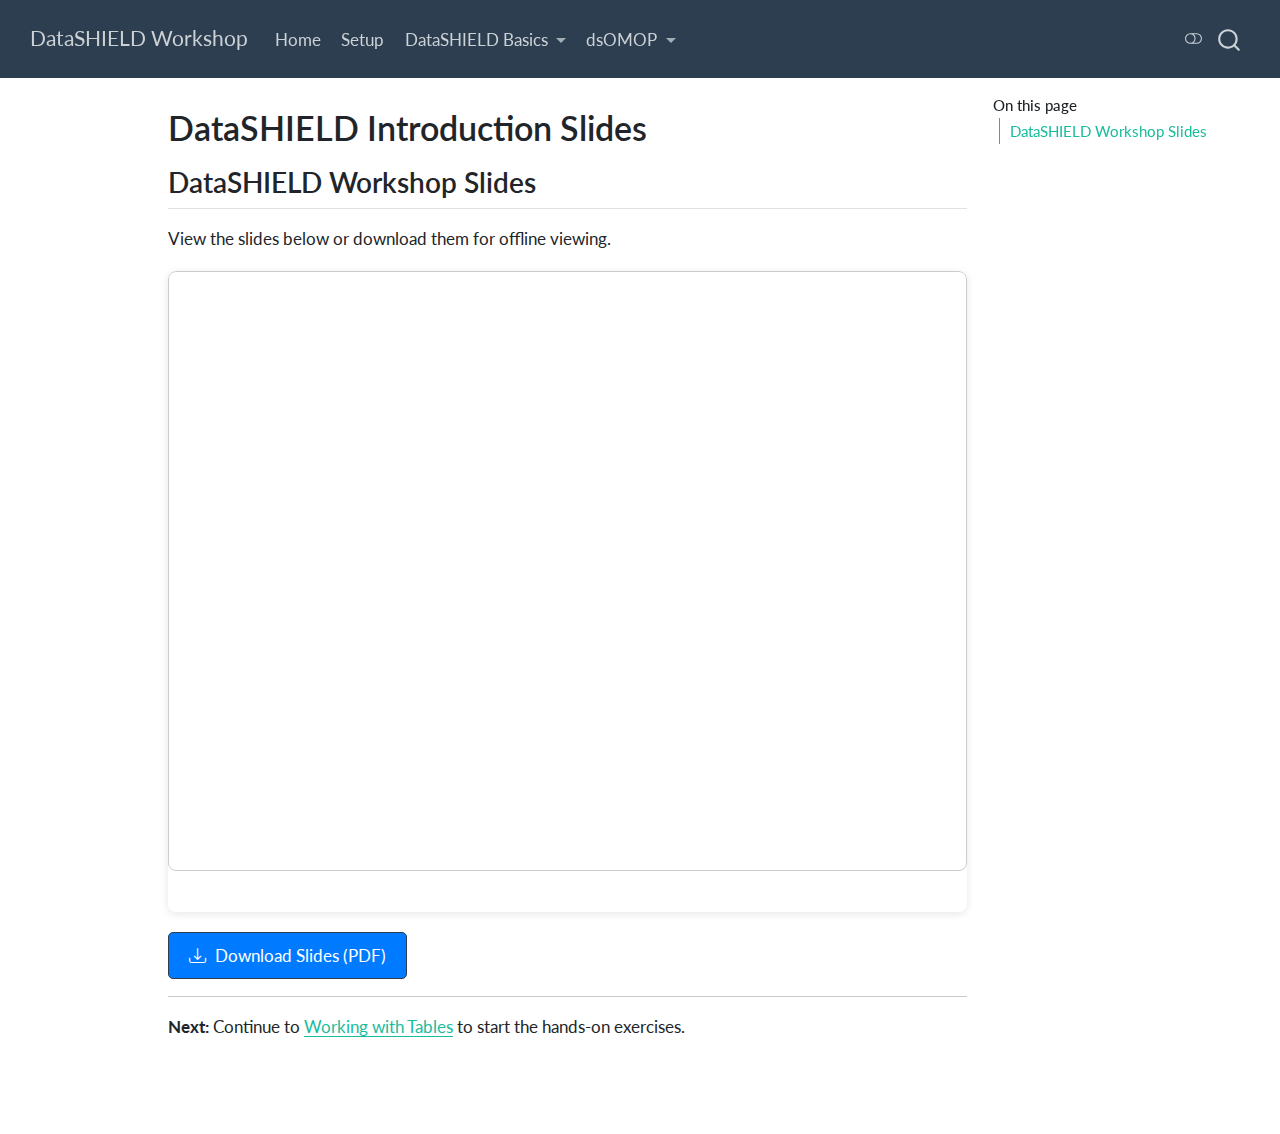
<file: docs/datashield_slides.html>
<!DOCTYPE html>
<html xmlns="http://www.w3.org/1999/xhtml" lang="en" xml:lang="en"><head>

<meta charset="utf-8">
<meta name="generator" content="quarto-1.7.31">

<meta name="viewport" content="width=device-width, initial-scale=1.0, user-scalable=yes">


<title>DataSHIELD Introduction Slides – DataSHIELD Workshop</title>
<style>
code{white-space: pre-wrap;}
span.smallcaps{font-variant: small-caps;}
div.columns{display: flex; gap: min(4vw, 1.5em);}
div.column{flex: auto; overflow-x: auto;}
div.hanging-indent{margin-left: 1.5em; text-indent: -1.5em;}
ul.task-list{list-style: none;}
ul.task-list li input[type="checkbox"] {
  width: 0.8em;
  margin: 0 0.8em 0.2em -1em; /* quarto-specific, see https://github.com/quarto-dev/quarto-cli/issues/4556 */ 
  vertical-align: middle;
}
</style>


<script src="site_libs/quarto-nav/quarto-nav.js"></script>
<script src="site_libs/quarto-nav/headroom.min.js"></script>
<script src="site_libs/clipboard/clipboard.min.js"></script>
<script src="site_libs/quarto-search/autocomplete.umd.js"></script>
<script src="site_libs/quarto-search/fuse.min.js"></script>
<script src="site_libs/quarto-search/quarto-search.js"></script>
<meta name="quarto:offset" content="./">
<script src="site_libs/quarto-html/quarto.js" type="module"></script>
<script src="site_libs/quarto-html/tabsets/tabsets.js" type="module"></script>
<script src="site_libs/quarto-html/popper.min.js"></script>
<script src="site_libs/quarto-html/tippy.umd.min.js"></script>
<script src="site_libs/quarto-html/anchor.min.js"></script>
<link href="site_libs/quarto-html/tippy.css" rel="stylesheet">
<link href="site_libs/quarto-html/quarto-syntax-highlighting-e1a5c8363afafaef2c763b6775fbf3ca.css" rel="stylesheet" class="quarto-color-scheme" id="quarto-text-highlighting-styles">
<link href="site_libs/quarto-html/quarto-syntax-highlighting-dark-8ef56b68f8fa1e9d2ba328e99e439f80.css" rel="stylesheet" class="quarto-color-scheme quarto-color-alternate" id="quarto-text-highlighting-styles">
<link href="site_libs/quarto-html/quarto-syntax-highlighting-e1a5c8363afafaef2c763b6775fbf3ca.css" rel="stylesheet" class="quarto-color-scheme-extra" id="quarto-text-highlighting-styles">
<script src="site_libs/bootstrap/bootstrap.min.js"></script>
<link href="site_libs/bootstrap/bootstrap-icons.css" rel="stylesheet">
<link href="site_libs/bootstrap/bootstrap-b515dea5baab39ffcfcd4bae179e3bdb.min.css" rel="stylesheet" append-hash="true" class="quarto-color-scheme" id="quarto-bootstrap" data-mode="light">
<link href="site_libs/bootstrap/bootstrap-dark-195886546b2eb1f67ede645fd062ce19.min.css" rel="stylesheet" append-hash="true" class="quarto-color-scheme quarto-color-alternate" id="quarto-bootstrap" data-mode="dark">
<link href="site_libs/bootstrap/bootstrap-b515dea5baab39ffcfcd4bae179e3bdb.min.css" rel="stylesheet" append-hash="true" class="quarto-color-scheme-extra" id="quarto-bootstrap" data-mode="light">
<script id="quarto-search-options" type="application/json">{
  "location": "navbar",
  "copy-button": false,
  "collapse-after": 3,
  "panel-placement": "end",
  "type": "overlay",
  "limit": 50,
  "keyboard-shortcut": [
    "f",
    "/",
    "s"
  ],
  "show-item-context": false,
  "language": {
    "search-no-results-text": "No results",
    "search-matching-documents-text": "matching documents",
    "search-copy-link-title": "Copy link to search",
    "search-hide-matches-text": "Hide additional matches",
    "search-more-match-text": "more match in this document",
    "search-more-matches-text": "more matches in this document",
    "search-clear-button-title": "Clear",
    "search-text-placeholder": "",
    "search-detached-cancel-button-title": "Cancel",
    "search-submit-button-title": "Submit",
    "search-label": "Search"
  }
}</script>


<link rel="stylesheet" href="styles.css">
</head>

<body class="nav-fixed quarto-light"><script id="quarto-html-before-body" type="application/javascript">
    const toggleBodyColorMode = (bsSheetEl) => {
      const mode = bsSheetEl.getAttribute("data-mode");
      const bodyEl = window.document.querySelector("body");
      if (mode === "dark") {
        bodyEl.classList.add("quarto-dark");
        bodyEl.classList.remove("quarto-light");
      } else {
        bodyEl.classList.add("quarto-light");
        bodyEl.classList.remove("quarto-dark");
      }
    }
    const toggleBodyColorPrimary = () => {
      const bsSheetEl = window.document.querySelector("link#quarto-bootstrap:not([rel=disabled-stylesheet])");
      if (bsSheetEl) {
        toggleBodyColorMode(bsSheetEl);
      }
    }
    const setColorSchemeToggle = (alternate) => {
      const toggles = window.document.querySelectorAll('.quarto-color-scheme-toggle');
      for (let i=0; i < toggles.length; i++) {
        const toggle = toggles[i];
        if (toggle) {
          if (alternate) {
            toggle.classList.add("alternate");
          } else {
            toggle.classList.remove("alternate");
          }
        }
      }
    };
    const toggleColorMode = (alternate) => {
      // Switch the stylesheets
      const primaryStylesheets = window.document.querySelectorAll('link.quarto-color-scheme:not(.quarto-color-alternate)');
      const alternateStylesheets = window.document.querySelectorAll('link.quarto-color-scheme.quarto-color-alternate');
      manageTransitions('#quarto-margin-sidebar .nav-link', false);
      if (alternate) {
        // note: dark is layered on light, we don't disable primary!
        enableStylesheet(alternateStylesheets);
        for (const sheetNode of alternateStylesheets) {
          if (sheetNode.id === "quarto-bootstrap") {
            toggleBodyColorMode(sheetNode);
          }
        }
      } else {
        disableStylesheet(alternateStylesheets);
        enableStylesheet(primaryStylesheets)
        toggleBodyColorPrimary();
      }
      manageTransitions('#quarto-margin-sidebar .nav-link', true);
      // Switch the toggles
      setColorSchemeToggle(alternate)
      // Hack to workaround the fact that safari doesn't
      // properly recolor the scrollbar when toggling (#1455)
      if (navigator.userAgent.indexOf('Safari') > 0 && navigator.userAgent.indexOf('Chrome') == -1) {
        manageTransitions("body", false);
        window.scrollTo(0, 1);
        setTimeout(() => {
          window.scrollTo(0, 0);
          manageTransitions("body", true);
        }, 40);
      }
    }
    const disableStylesheet = (stylesheets) => {
      for (let i=0; i < stylesheets.length; i++) {
        const stylesheet = stylesheets[i];
        stylesheet.rel = 'disabled-stylesheet';
      }
    }
    const enableStylesheet = (stylesheets) => {
      for (let i=0; i < stylesheets.length; i++) {
        const stylesheet = stylesheets[i];
        if(stylesheet.rel !== 'stylesheet') { // for Chrome, which will still FOUC without this check
          stylesheet.rel = 'stylesheet';
        }
      }
    }
    const manageTransitions = (selector, allowTransitions) => {
      const els = window.document.querySelectorAll(selector);
      for (let i=0; i < els.length; i++) {
        const el = els[i];
        if (allowTransitions) {
          el.classList.remove('notransition');
        } else {
          el.classList.add('notransition');
        }
      }
    }
    const isFileUrl = () => {
      return window.location.protocol === 'file:';
    }
    const hasAlternateSentinel = () => {
      let styleSentinel = getColorSchemeSentinel();
      if (styleSentinel !== null) {
        return styleSentinel === "alternate";
      } else {
        return false;
      }
    }
    const setStyleSentinel = (alternate) => {
      const value = alternate ? "alternate" : "default";
      if (!isFileUrl()) {
        window.localStorage.setItem("quarto-color-scheme", value);
      } else {
        localAlternateSentinel = value;
      }
    }
    const getColorSchemeSentinel = () => {
      if (!isFileUrl()) {
        const storageValue = window.localStorage.getItem("quarto-color-scheme");
        return storageValue != null ? storageValue : localAlternateSentinel;
      } else {
        return localAlternateSentinel;
      }
    }
    const toggleGiscusIfUsed = (isAlternate, darkModeDefault) => {
      const baseTheme = document.querySelector('#giscus-base-theme')?.value ?? 'light';
      const alternateTheme = document.querySelector('#giscus-alt-theme')?.value ?? 'dark';
      let newTheme = '';
      if(authorPrefersDark) {
        newTheme = isAlternate ? baseTheme : alternateTheme;
      } else {
        newTheme = isAlternate ? alternateTheme : baseTheme;
      }
      const changeGiscusTheme = () => {
        // From: https://github.com/giscus/giscus/issues/336
        const sendMessage = (message) => {
          const iframe = document.querySelector('iframe.giscus-frame');
          if (!iframe) return;
          iframe.contentWindow.postMessage({ giscus: message }, 'https://giscus.app');
        }
        sendMessage({
          setConfig: {
            theme: newTheme
          }
        });
      }
      const isGiscussLoaded = window.document.querySelector('iframe.giscus-frame') !== null;
      if (isGiscussLoaded) {
        changeGiscusTheme();
      }
    };
    const authorPrefersDark = false;
    const darkModeDefault = authorPrefersDark;
      document.querySelector('link#quarto-text-highlighting-styles.quarto-color-scheme-extra').rel = 'disabled-stylesheet';
      document.querySelector('link#quarto-bootstrap.quarto-color-scheme-extra').rel = 'disabled-stylesheet';
    let localAlternateSentinel = darkModeDefault ? 'alternate' : 'default';
    // Dark / light mode switch
    window.quartoToggleColorScheme = () => {
      // Read the current dark / light value
      let toAlternate = !hasAlternateSentinel();
      toggleColorMode(toAlternate);
      setStyleSentinel(toAlternate);
      toggleGiscusIfUsed(toAlternate, darkModeDefault);
      window.dispatchEvent(new Event('resize'));
    };
    // Switch to dark mode if need be
    if (hasAlternateSentinel()) {
      toggleColorMode(true);
    } else {
      toggleColorMode(false);
    }
  </script>

<div id="quarto-search-results"></div>
  <header id="quarto-header" class="headroom fixed-top">
    <nav class="navbar navbar-expand-lg " data-bs-theme="dark">
      <div class="navbar-container container-fluid">
      <div class="navbar-brand-container mx-auto">
    <a class="navbar-brand" href="./index.html">
    <span class="navbar-title">DataSHIELD Workshop</span>
    </a>
  </div>
            <div id="quarto-search" class="" title="Search"></div>
          <button class="navbar-toggler" type="button" data-bs-toggle="collapse" data-bs-target="#navbarCollapse" aria-controls="navbarCollapse" role="menu" aria-expanded="false" aria-label="Toggle navigation" onclick="if (window.quartoToggleHeadroom) { window.quartoToggleHeadroom(); }">
  <span class="navbar-toggler-icon"></span>
</button>
          <div class="collapse navbar-collapse" id="navbarCollapse">
            <ul class="navbar-nav navbar-nav-scroll me-auto">
  <li class="nav-item">
    <a class="nav-link" href="./index.html"> 
<span class="menu-text">Home</span></a>
  </li>  
  <li class="nav-item">
    <a class="nav-link" href="./setup.html"> 
<span class="menu-text">Setup</span></a>
  </li>  
  <li class="nav-item dropdown ">
    <a class="nav-link dropdown-toggle" href="#" id="nav-menu-datashield-basics" role="link" data-bs-toggle="dropdown" aria-expanded="false">
 <span class="menu-text">DataSHIELD Basics</span>
    </a>
    <ul class="dropdown-menu" aria-labelledby="nav-menu-datashield-basics">    
        <li>
    <a class="dropdown-item" href="./datashield_slides.html">
 <span class="dropdown-text">Slides</span></a>
  </li>  
        <li>
    <a class="dropdown-item" href="./datashield_tables.html">
 <span class="dropdown-text">Working with Tables</span></a>
  </li>  
        <li>
    <a class="dropdown-item" href="./datashield_resources.html">
 <span class="dropdown-text">Working with Resources</span></a>
  </li>  
    </ul>
  </li>
  <li class="nav-item dropdown ">
    <a class="nav-link dropdown-toggle" href="#" id="nav-menu-dsomop" role="link" data-bs-toggle="dropdown" aria-expanded="false">
 <span class="menu-text">dsOMOP</span>
    </a>
    <ul class="dropdown-menu" aria-labelledby="nav-menu-dsomop">    
        <li>
    <a class="dropdown-item" href="./dsomop_slides.html">
 <span class="dropdown-text">Slides</span></a>
  </li>  
        <li>
    <a class="dropdown-item" href="./dsomop.html">
 <span class="dropdown-text">Practical Exercise</span></a>
  </li>  
    </ul>
  </li>
</ul>
          </div> <!-- /navcollapse -->
            <div class="quarto-navbar-tools">
  <a href="" class="quarto-color-scheme-toggle quarto-navigation-tool  px-1" onclick="window.quartoToggleColorScheme(); return false;" title="Toggle dark mode"><i class="bi"></i></a>
</div>
      </div> <!-- /container-fluid -->
    </nav>
</header>
<!-- content -->
<div id="quarto-content" class="quarto-container page-columns page-rows-contents page-layout-article page-navbar">
<!-- sidebar -->
<!-- margin-sidebar -->
    <div id="quarto-margin-sidebar" class="sidebar margin-sidebar">
        <nav id="TOC" role="doc-toc" class="toc-active">
    <h2 id="toc-title">On this page</h2>
   
  <ul>
  <li><a href="#datashield-workshop-slides" id="toc-datashield-workshop-slides" class="nav-link active" data-scroll-target="#datashield-workshop-slides">DataSHIELD Workshop Slides</a></li>
  </ul>
</nav>
    </div>
<!-- main -->
<main class="content" id="quarto-document-content">


<header id="title-block-header" class="quarto-title-block default">
<div class="quarto-title">
<h1 class="title">DataSHIELD Introduction Slides</h1>
</div>



<div class="quarto-title-meta">

    
  
    
  </div>
  


</header>


<section id="datashield-workshop-slides" class="level2">
<h2 class="anchored" data-anchor-id="datashield-workshop-slides">DataSHIELD Workshop Slides</h2>
<p>View the slides below or download them for offline viewing.</p>
<div class="pdf-container">
<p><iframe src="datashield_slides.pdf" width="100%" height="600px" style="border: 1px solid #ccc;"> Your browser does not support PDFs. Please download the PDF to view it. </iframe></p>
</div>
<div style="margin-top: 20px;">
<p><a href="https://github.com/isglobal-brge/workshop_datashield/raw/main/datashield_slides.pdf" class="btn btn-primary" download=""> <i class="bi bi-download"></i> Download Slides (PDF) </a></p>
</div>
<hr>
<p><strong>Next:</strong> Continue to <a href="./datashield_tables.html">Working with Tables</a> to start the hands-on exercises.</p>


</section>

</main> <!-- /main -->
<script id="quarto-html-after-body" type="application/javascript">
  window.document.addEventListener("DOMContentLoaded", function (event) {
    // Ensure there is a toggle, if there isn't float one in the top right
    if (window.document.querySelector('.quarto-color-scheme-toggle') === null) {
      const a = window.document.createElement('a');
      a.classList.add('top-right');
      a.classList.add('quarto-color-scheme-toggle');
      a.href = "";
      a.onclick = function() { try { window.quartoToggleColorScheme(); } catch {} return false; };
      const i = window.document.createElement("i");
      i.classList.add('bi');
      a.appendChild(i);
      window.document.body.appendChild(a);
    }
    setColorSchemeToggle(hasAlternateSentinel())
    const icon = "";
    const anchorJS = new window.AnchorJS();
    anchorJS.options = {
      placement: 'right',
      icon: icon
    };
    anchorJS.add('.anchored');
    const isCodeAnnotation = (el) => {
      for (const clz of el.classList) {
        if (clz.startsWith('code-annotation-')) {                     
          return true;
        }
      }
      return false;
    }
    const onCopySuccess = function(e) {
      // button target
      const button = e.trigger;
      // don't keep focus
      button.blur();
      // flash "checked"
      button.classList.add('code-copy-button-checked');
      var currentTitle = button.getAttribute("title");
      button.setAttribute("title", "Copied!");
      let tooltip;
      if (window.bootstrap) {
        button.setAttribute("data-bs-toggle", "tooltip");
        button.setAttribute("data-bs-placement", "left");
        button.setAttribute("data-bs-title", "Copied!");
        tooltip = new bootstrap.Tooltip(button, 
          { trigger: "manual", 
            customClass: "code-copy-button-tooltip",
            offset: [0, -8]});
        tooltip.show();    
      }
      setTimeout(function() {
        if (tooltip) {
          tooltip.hide();
          button.removeAttribute("data-bs-title");
          button.removeAttribute("data-bs-toggle");
          button.removeAttribute("data-bs-placement");
        }
        button.setAttribute("title", currentTitle);
        button.classList.remove('code-copy-button-checked');
      }, 1000);
      // clear code selection
      e.clearSelection();
    }
    const getTextToCopy = function(trigger) {
        const codeEl = trigger.previousElementSibling.cloneNode(true);
        for (const childEl of codeEl.children) {
          if (isCodeAnnotation(childEl)) {
            childEl.remove();
          }
        }
        return codeEl.innerText;
    }
    const clipboard = new window.ClipboardJS('.code-copy-button:not([data-in-quarto-modal])', {
      text: getTextToCopy
    });
    clipboard.on('success', onCopySuccess);
    if (window.document.getElementById('quarto-embedded-source-code-modal')) {
      const clipboardModal = new window.ClipboardJS('.code-copy-button[data-in-quarto-modal]', {
        text: getTextToCopy,
        container: window.document.getElementById('quarto-embedded-source-code-modal')
      });
      clipboardModal.on('success', onCopySuccess);
    }
      var localhostRegex = new RegExp(/^(?:http|https):\/\/localhost\:?[0-9]*\//);
      var mailtoRegex = new RegExp(/^mailto:/);
        var filterRegex = new RegExp('/' + window.location.host + '/');
      var isInternal = (href) => {
          return filterRegex.test(href) || localhostRegex.test(href) || mailtoRegex.test(href);
      }
      // Inspect non-navigation links and adorn them if external
     var links = window.document.querySelectorAll('a[href]:not(.nav-link):not(.navbar-brand):not(.toc-action):not(.sidebar-link):not(.sidebar-item-toggle):not(.pagination-link):not(.no-external):not([aria-hidden]):not(.dropdown-item):not(.quarto-navigation-tool):not(.about-link)');
      for (var i=0; i<links.length; i++) {
        const link = links[i];
        if (!isInternal(link.href)) {
          // undo the damage that might have been done by quarto-nav.js in the case of
          // links that we want to consider external
          if (link.dataset.originalHref !== undefined) {
            link.href = link.dataset.originalHref;
          }
        }
      }
    function tippyHover(el, contentFn, onTriggerFn, onUntriggerFn) {
      const config = {
        allowHTML: true,
        maxWidth: 500,
        delay: 100,
        arrow: false,
        appendTo: function(el) {
            return el.parentElement;
        },
        interactive: true,
        interactiveBorder: 10,
        theme: 'quarto',
        placement: 'bottom-start',
      };
      if (contentFn) {
        config.content = contentFn;
      }
      if (onTriggerFn) {
        config.onTrigger = onTriggerFn;
      }
      if (onUntriggerFn) {
        config.onUntrigger = onUntriggerFn;
      }
      window.tippy(el, config); 
    }
    const noterefs = window.document.querySelectorAll('a[role="doc-noteref"]');
    for (var i=0; i<noterefs.length; i++) {
      const ref = noterefs[i];
      tippyHover(ref, function() {
        // use id or data attribute instead here
        let href = ref.getAttribute('data-footnote-href') || ref.getAttribute('href');
        try { href = new URL(href).hash; } catch {}
        const id = href.replace(/^#\/?/, "");
        const note = window.document.getElementById(id);
        if (note) {
          return note.innerHTML;
        } else {
          return "";
        }
      });
    }
    const xrefs = window.document.querySelectorAll('a.quarto-xref');
    const processXRef = (id, note) => {
      // Strip column container classes
      const stripColumnClz = (el) => {
        el.classList.remove("page-full", "page-columns");
        if (el.children) {
          for (const child of el.children) {
            stripColumnClz(child);
          }
        }
      }
      stripColumnClz(note)
      if (id === null || id.startsWith('sec-')) {
        // Special case sections, only their first couple elements
        const container = document.createElement("div");
        if (note.children && note.children.length > 2) {
          container.appendChild(note.children[0].cloneNode(true));
          for (let i = 1; i < note.children.length; i++) {
            const child = note.children[i];
            if (child.tagName === "P" && child.innerText === "") {
              continue;
            } else {
              container.appendChild(child.cloneNode(true));
              break;
            }
          }
          if (window.Quarto?.typesetMath) {
            window.Quarto.typesetMath(container);
          }
          return container.innerHTML
        } else {
          if (window.Quarto?.typesetMath) {
            window.Quarto.typesetMath(note);
          }
          return note.innerHTML;
        }
      } else {
        // Remove any anchor links if they are present
        const anchorLink = note.querySelector('a.anchorjs-link');
        if (anchorLink) {
          anchorLink.remove();
        }
        if (window.Quarto?.typesetMath) {
          window.Quarto.typesetMath(note);
        }
        if (note.classList.contains("callout")) {
          return note.outerHTML;
        } else {
          return note.innerHTML;
        }
      }
    }
    for (var i=0; i<xrefs.length; i++) {
      const xref = xrefs[i];
      tippyHover(xref, undefined, function(instance) {
        instance.disable();
        let url = xref.getAttribute('href');
        let hash = undefined; 
        if (url.startsWith('#')) {
          hash = url;
        } else {
          try { hash = new URL(url).hash; } catch {}
        }
        if (hash) {
          const id = hash.replace(/^#\/?/, "");
          const note = window.document.getElementById(id);
          if (note !== null) {
            try {
              const html = processXRef(id, note.cloneNode(true));
              instance.setContent(html);
            } finally {
              instance.enable();
              instance.show();
            }
          } else {
            // See if we can fetch this
            fetch(url.split('#')[0])
            .then(res => res.text())
            .then(html => {
              const parser = new DOMParser();
              const htmlDoc = parser.parseFromString(html, "text/html");
              const note = htmlDoc.getElementById(id);
              if (note !== null) {
                const html = processXRef(id, note);
                instance.setContent(html);
              } 
            }).finally(() => {
              instance.enable();
              instance.show();
            });
          }
        } else {
          // See if we can fetch a full url (with no hash to target)
          // This is a special case and we should probably do some content thinning / targeting
          fetch(url)
          .then(res => res.text())
          .then(html => {
            const parser = new DOMParser();
            const htmlDoc = parser.parseFromString(html, "text/html");
            const note = htmlDoc.querySelector('main.content');
            if (note !== null) {
              // This should only happen for chapter cross references
              // (since there is no id in the URL)
              // remove the first header
              if (note.children.length > 0 && note.children[0].tagName === "HEADER") {
                note.children[0].remove();
              }
              const html = processXRef(null, note);
              instance.setContent(html);
            } 
          }).finally(() => {
            instance.enable();
            instance.show();
          });
        }
      }, function(instance) {
      });
    }
        let selectedAnnoteEl;
        const selectorForAnnotation = ( cell, annotation) => {
          let cellAttr = 'data-code-cell="' + cell + '"';
          let lineAttr = 'data-code-annotation="' +  annotation + '"';
          const selector = 'span[' + cellAttr + '][' + lineAttr + ']';
          return selector;
        }
        const selectCodeLines = (annoteEl) => {
          const doc = window.document;
          const targetCell = annoteEl.getAttribute("data-target-cell");
          const targetAnnotation = annoteEl.getAttribute("data-target-annotation");
          const annoteSpan = window.document.querySelector(selectorForAnnotation(targetCell, targetAnnotation));
          const lines = annoteSpan.getAttribute("data-code-lines").split(",");
          const lineIds = lines.map((line) => {
            return targetCell + "-" + line;
          })
          let top = null;
          let height = null;
          let parent = null;
          if (lineIds.length > 0) {
              //compute the position of the single el (top and bottom and make a div)
              const el = window.document.getElementById(lineIds[0]);
              top = el.offsetTop;
              height = el.offsetHeight;
              parent = el.parentElement.parentElement;
            if (lineIds.length > 1) {
              const lastEl = window.document.getElementById(lineIds[lineIds.length - 1]);
              const bottom = lastEl.offsetTop + lastEl.offsetHeight;
              height = bottom - top;
            }
            if (top !== null && height !== null && parent !== null) {
              // cook up a div (if necessary) and position it 
              let div = window.document.getElementById("code-annotation-line-highlight");
              if (div === null) {
                div = window.document.createElement("div");
                div.setAttribute("id", "code-annotation-line-highlight");
                div.style.position = 'absolute';
                parent.appendChild(div);
              }
              div.style.top = top - 2 + "px";
              div.style.height = height + 4 + "px";
              div.style.left = 0;
              let gutterDiv = window.document.getElementById("code-annotation-line-highlight-gutter");
              if (gutterDiv === null) {
                gutterDiv = window.document.createElement("div");
                gutterDiv.setAttribute("id", "code-annotation-line-highlight-gutter");
                gutterDiv.style.position = 'absolute';
                const codeCell = window.document.getElementById(targetCell);
                const gutter = codeCell.querySelector('.code-annotation-gutter');
                gutter.appendChild(gutterDiv);
              }
              gutterDiv.style.top = top - 2 + "px";
              gutterDiv.style.height = height + 4 + "px";
            }
            selectedAnnoteEl = annoteEl;
          }
        };
        const unselectCodeLines = () => {
          const elementsIds = ["code-annotation-line-highlight", "code-annotation-line-highlight-gutter"];
          elementsIds.forEach((elId) => {
            const div = window.document.getElementById(elId);
            if (div) {
              div.remove();
            }
          });
          selectedAnnoteEl = undefined;
        };
          // Handle positioning of the toggle
      window.addEventListener(
        "resize",
        throttle(() => {
          elRect = undefined;
          if (selectedAnnoteEl) {
            selectCodeLines(selectedAnnoteEl);
          }
        }, 10)
      );
      function throttle(fn, ms) {
      let throttle = false;
      let timer;
        return (...args) => {
          if(!throttle) { // first call gets through
              fn.apply(this, args);
              throttle = true;
          } else { // all the others get throttled
              if(timer) clearTimeout(timer); // cancel #2
              timer = setTimeout(() => {
                fn.apply(this, args);
                timer = throttle = false;
              }, ms);
          }
        };
      }
        // Attach click handler to the DT
        const annoteDls = window.document.querySelectorAll('dt[data-target-cell]');
        for (const annoteDlNode of annoteDls) {
          annoteDlNode.addEventListener('click', (event) => {
            const clickedEl = event.target;
            if (clickedEl !== selectedAnnoteEl) {
              unselectCodeLines();
              const activeEl = window.document.querySelector('dt[data-target-cell].code-annotation-active');
              if (activeEl) {
                activeEl.classList.remove('code-annotation-active');
              }
              selectCodeLines(clickedEl);
              clickedEl.classList.add('code-annotation-active');
            } else {
              // Unselect the line
              unselectCodeLines();
              clickedEl.classList.remove('code-annotation-active');
            }
          });
        }
    const findCites = (el) => {
      const parentEl = el.parentElement;
      if (parentEl) {
        const cites = parentEl.dataset.cites;
        if (cites) {
          return {
            el,
            cites: cites.split(' ')
          };
        } else {
          return findCites(el.parentElement)
        }
      } else {
        return undefined;
      }
    };
    var bibliorefs = window.document.querySelectorAll('a[role="doc-biblioref"]');
    for (var i=0; i<bibliorefs.length; i++) {
      const ref = bibliorefs[i];
      const citeInfo = findCites(ref);
      if (citeInfo) {
        tippyHover(citeInfo.el, function() {
          var popup = window.document.createElement('div');
          citeInfo.cites.forEach(function(cite) {
            var citeDiv = window.document.createElement('div');
            citeDiv.classList.add('hanging-indent');
            citeDiv.classList.add('csl-entry');
            var biblioDiv = window.document.getElementById('ref-' + cite);
            if (biblioDiv) {
              citeDiv.innerHTML = biblioDiv.innerHTML;
            }
            popup.appendChild(citeDiv);
          });
          return popup.innerHTML;
        });
      }
    }
  });
  </script>
</div> <!-- /content -->




</body></html>
</file>
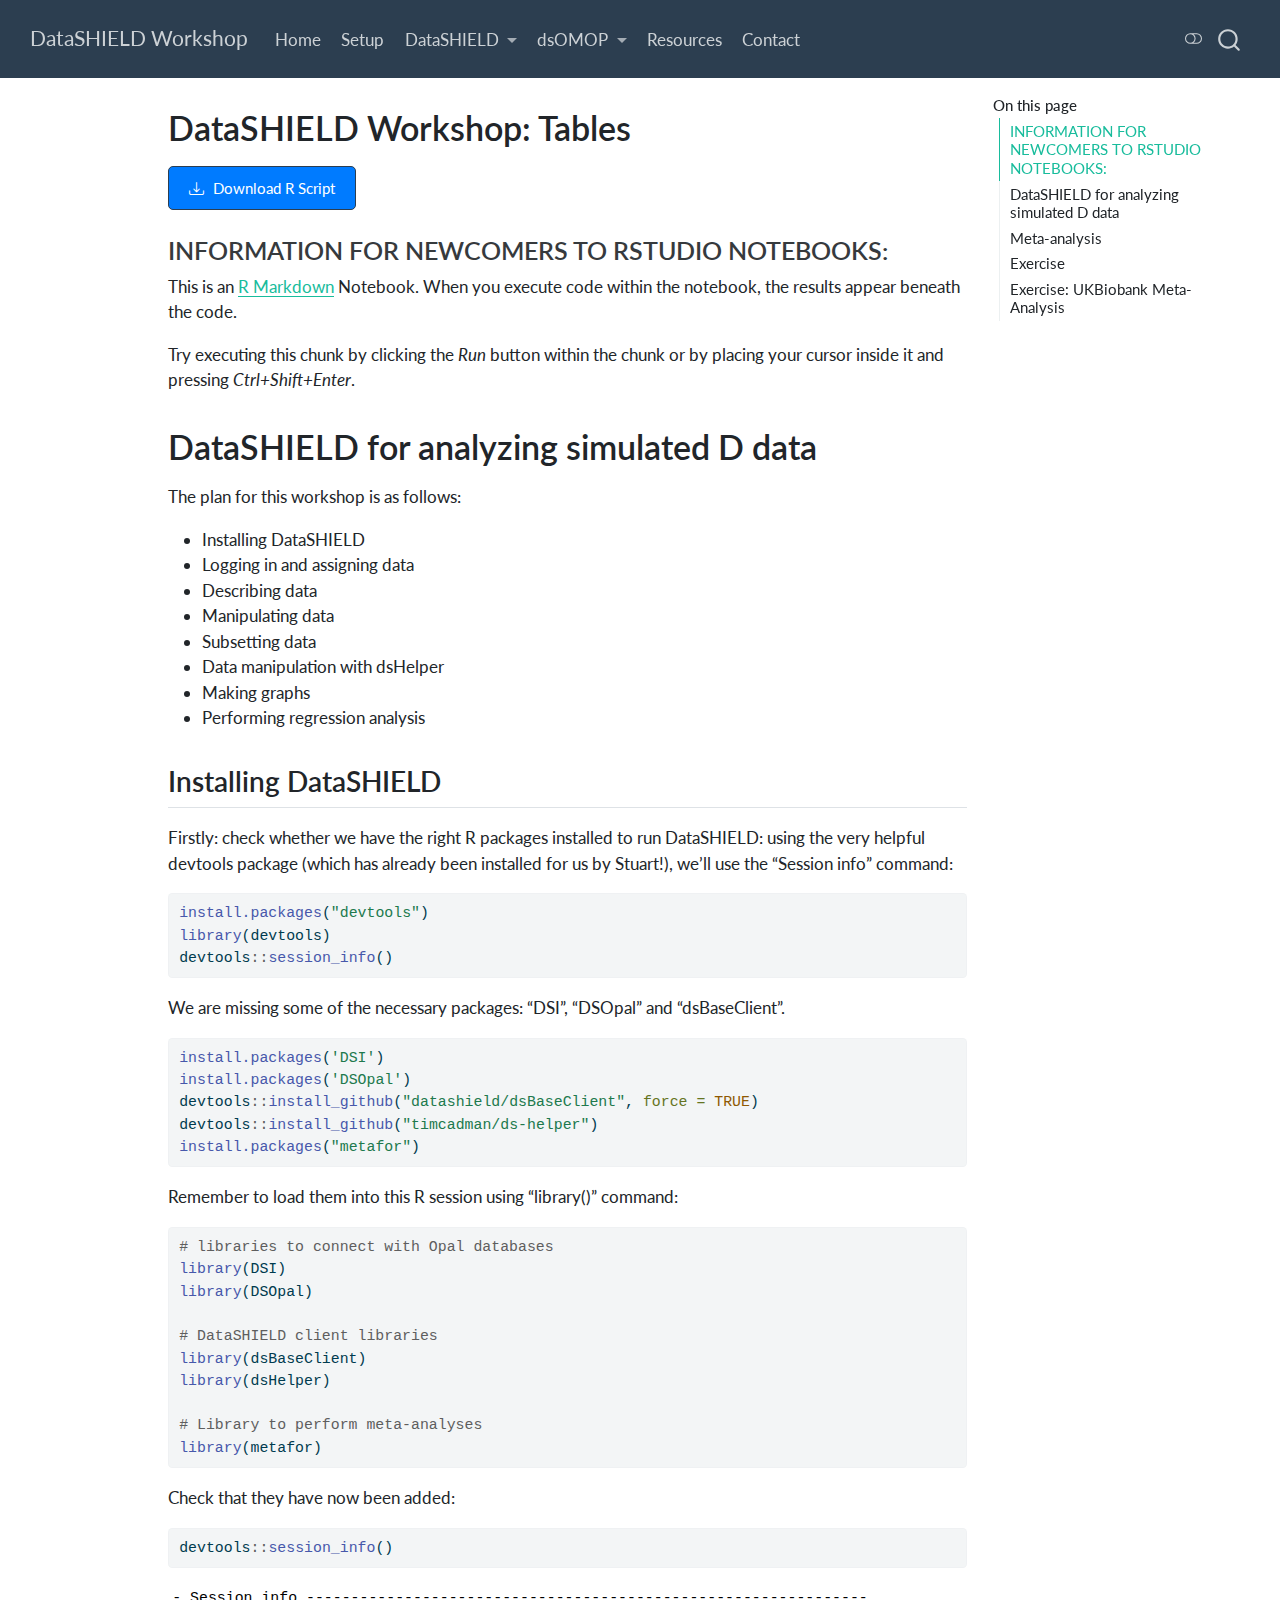
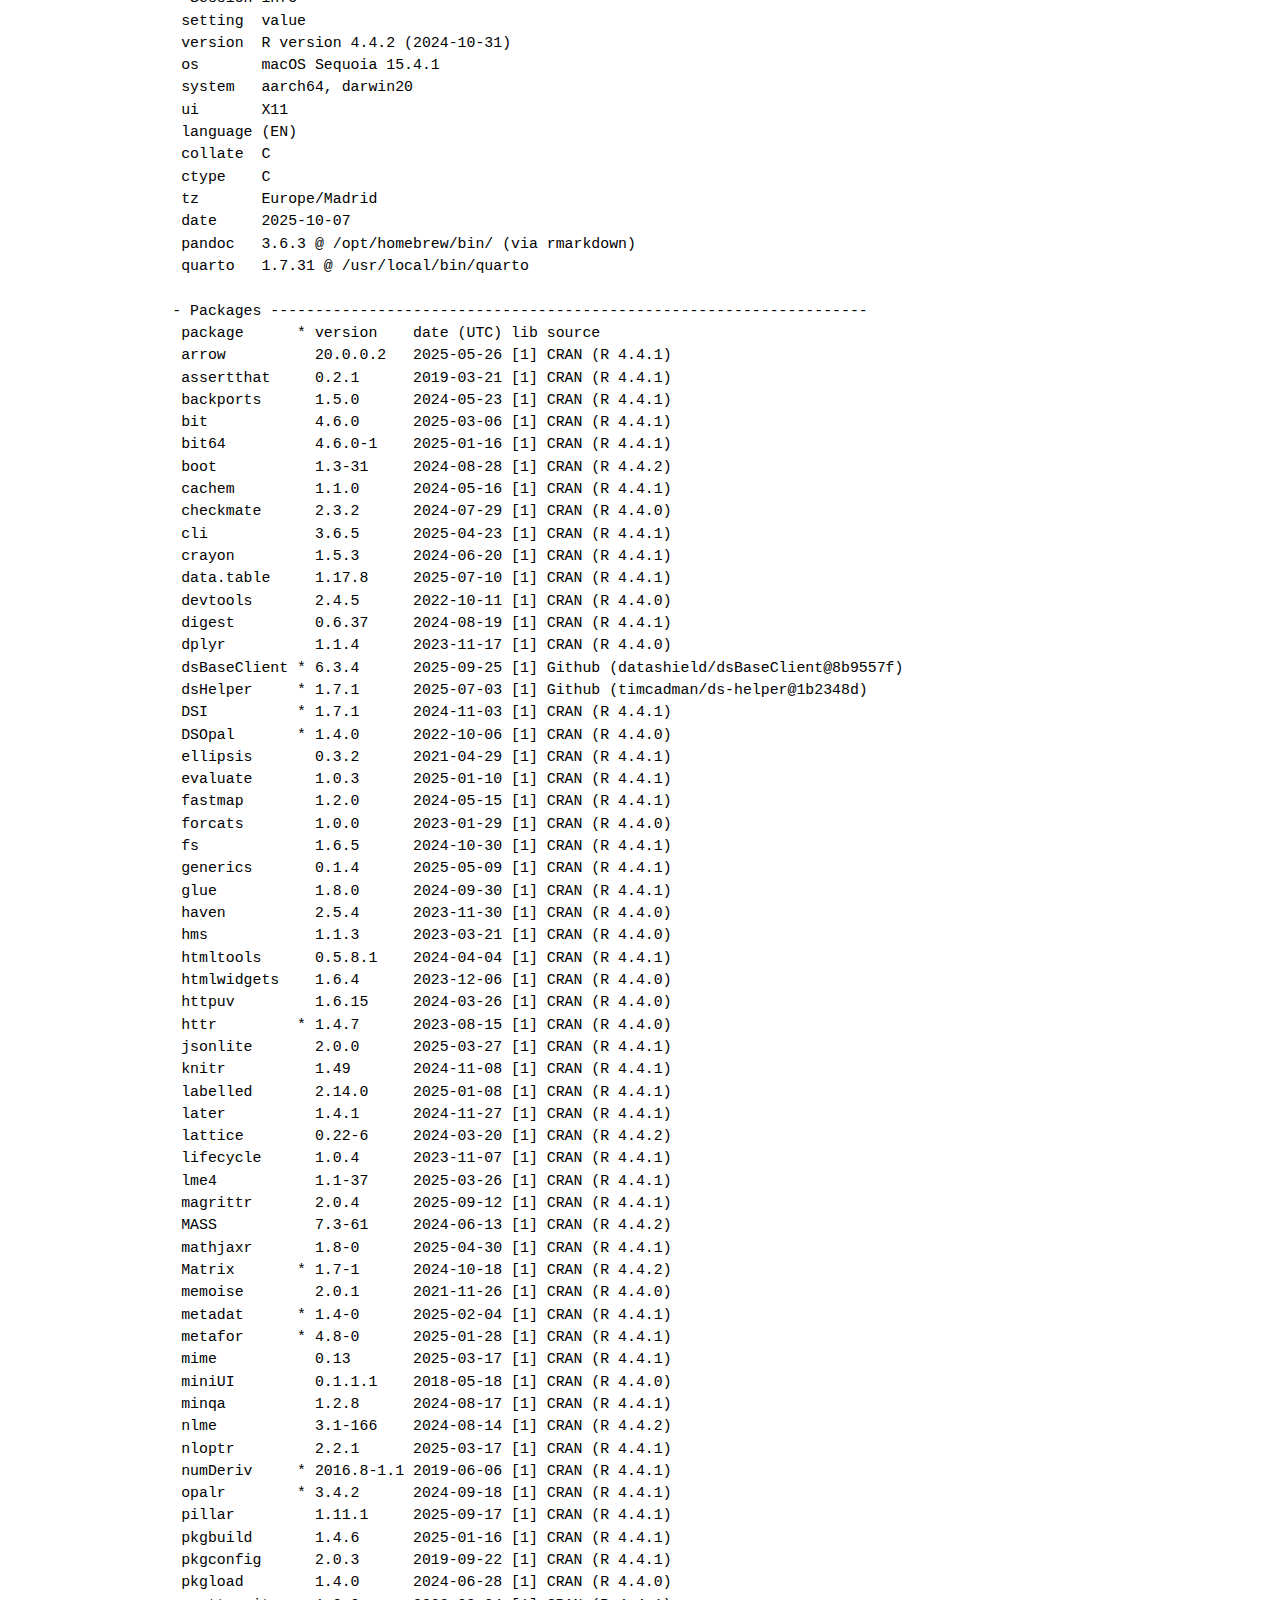
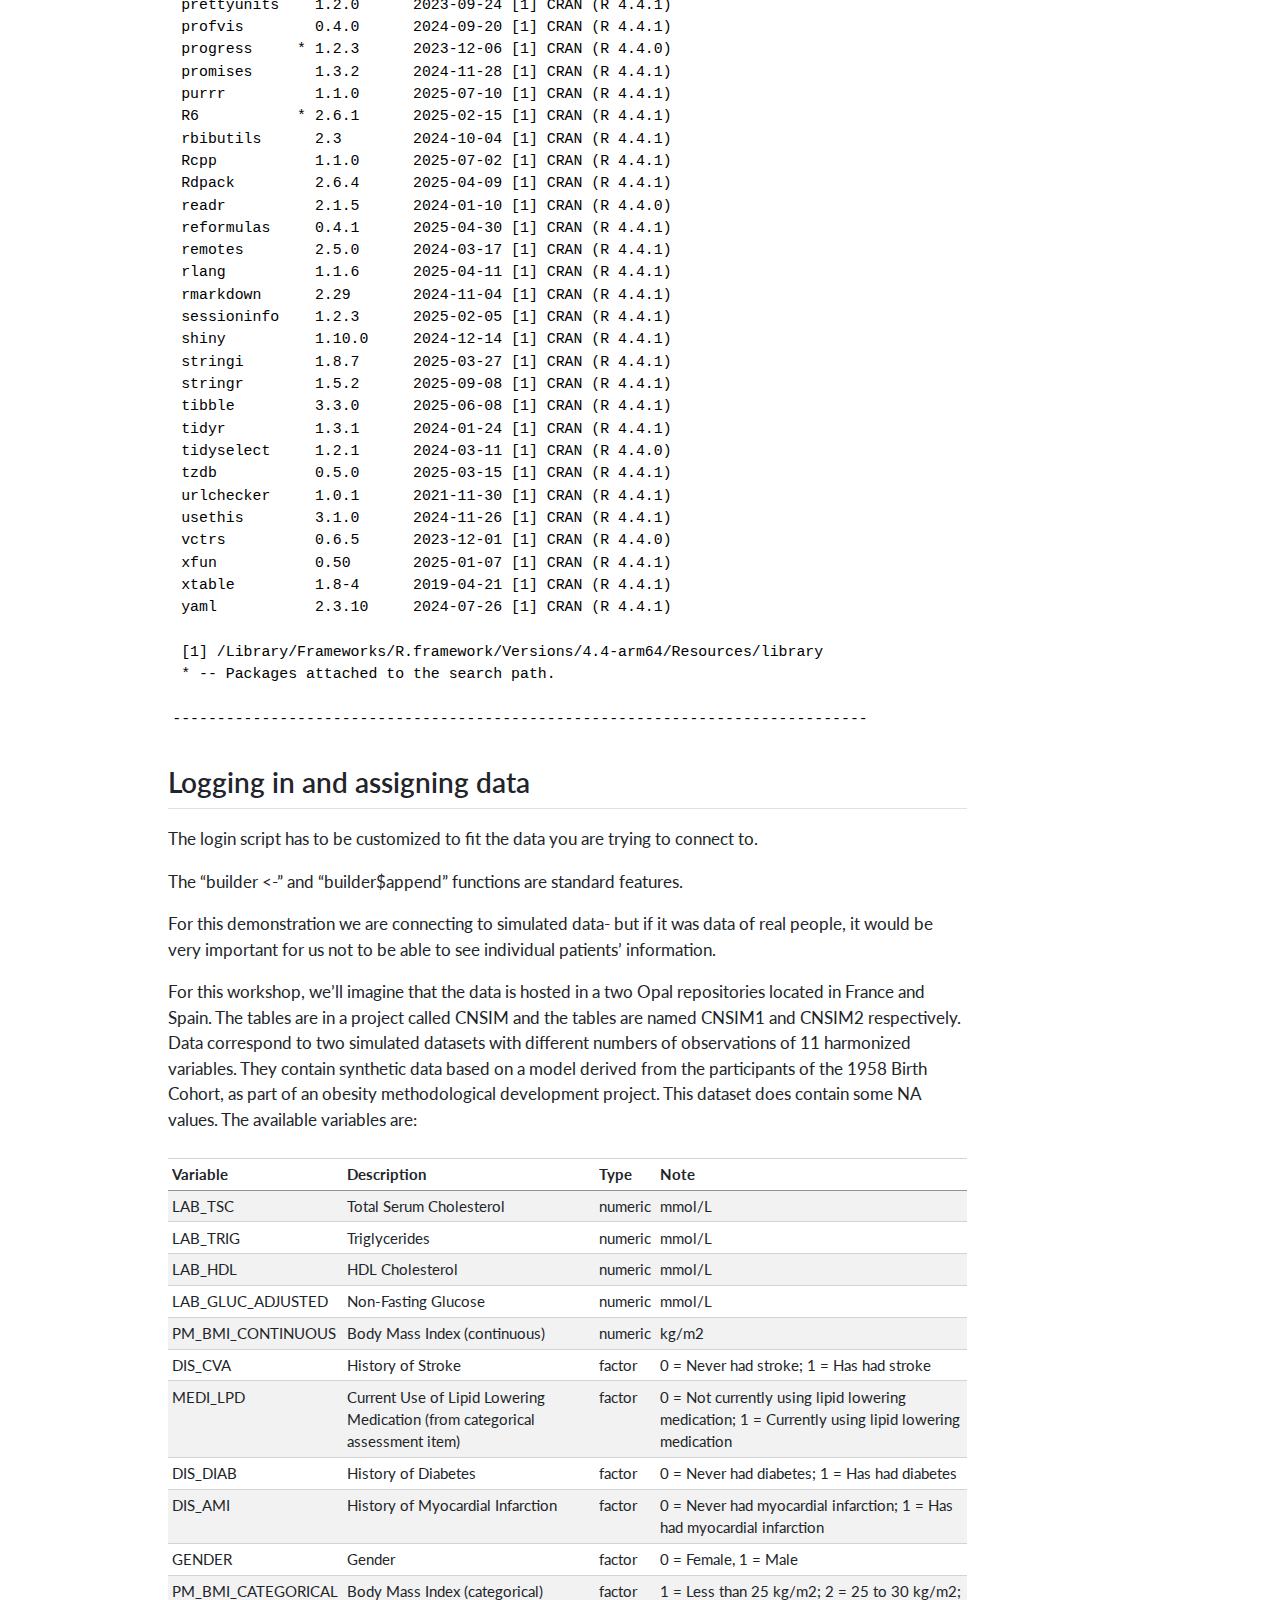
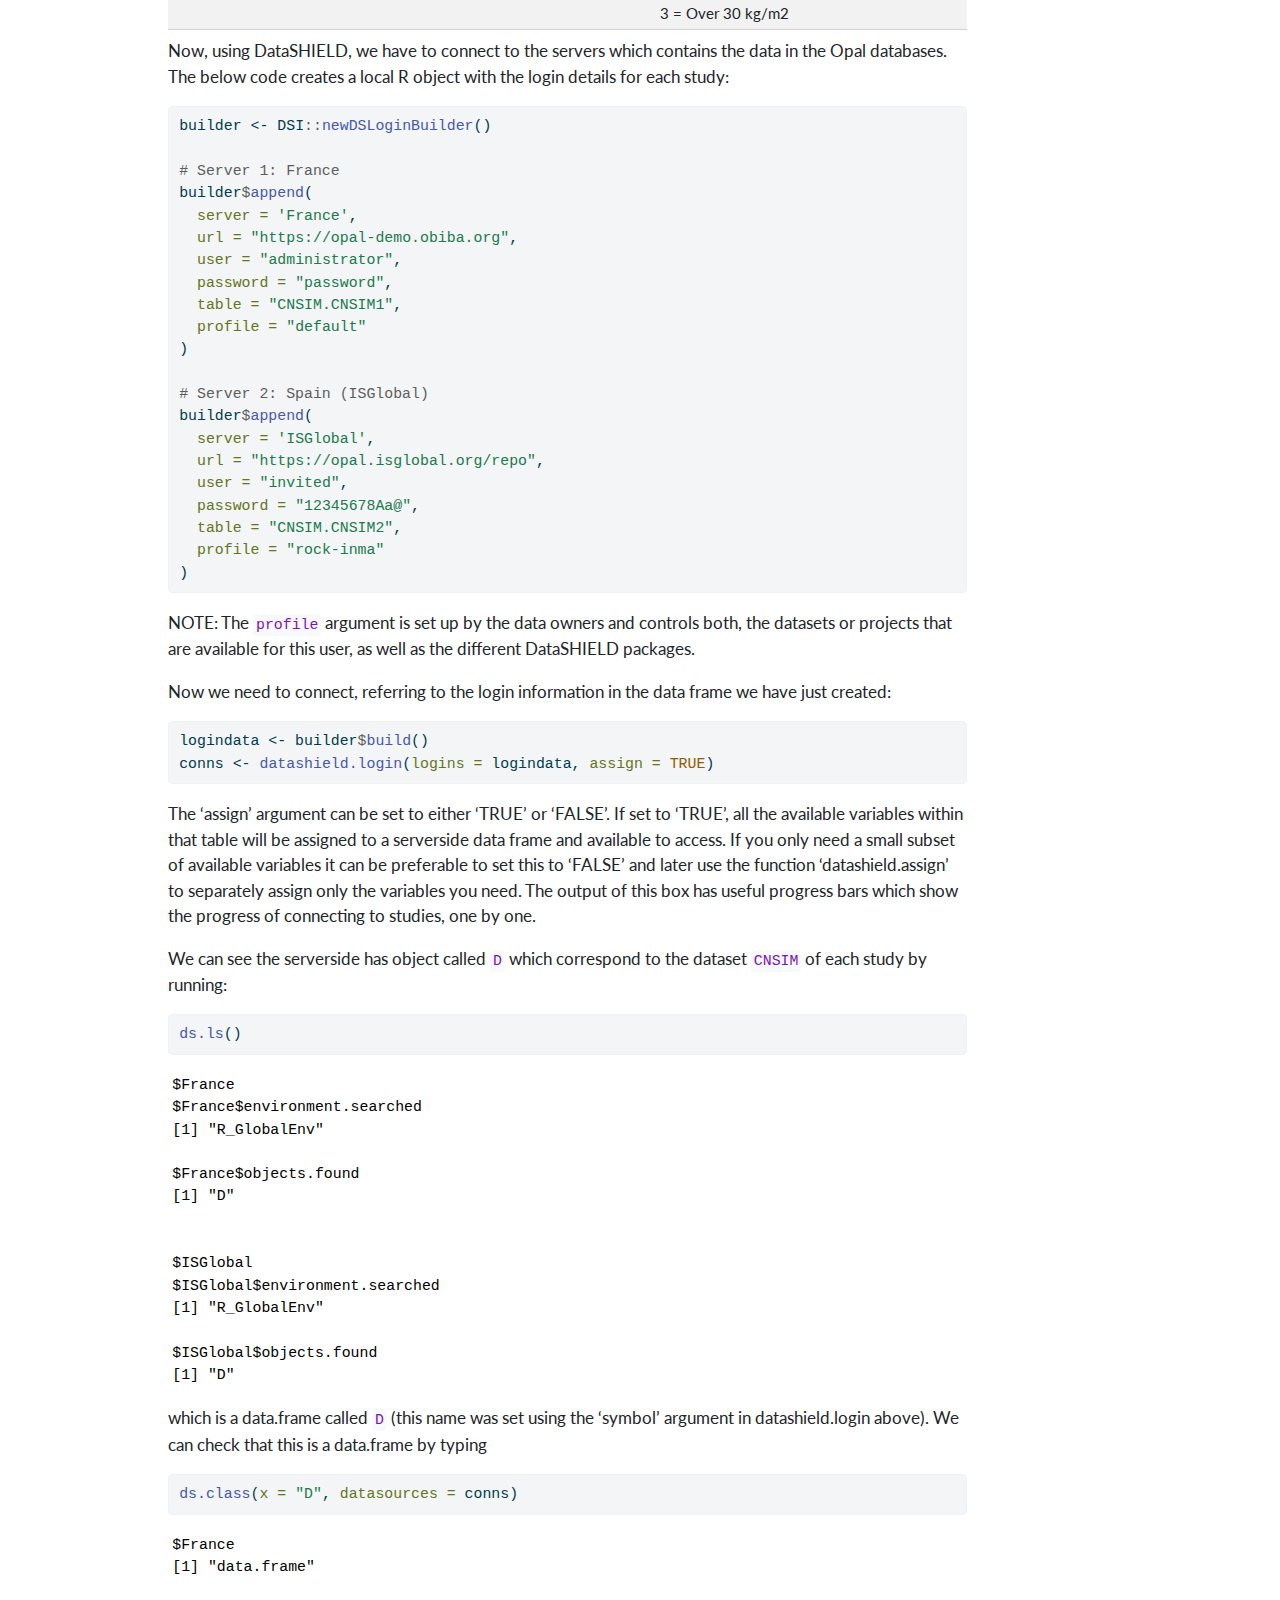
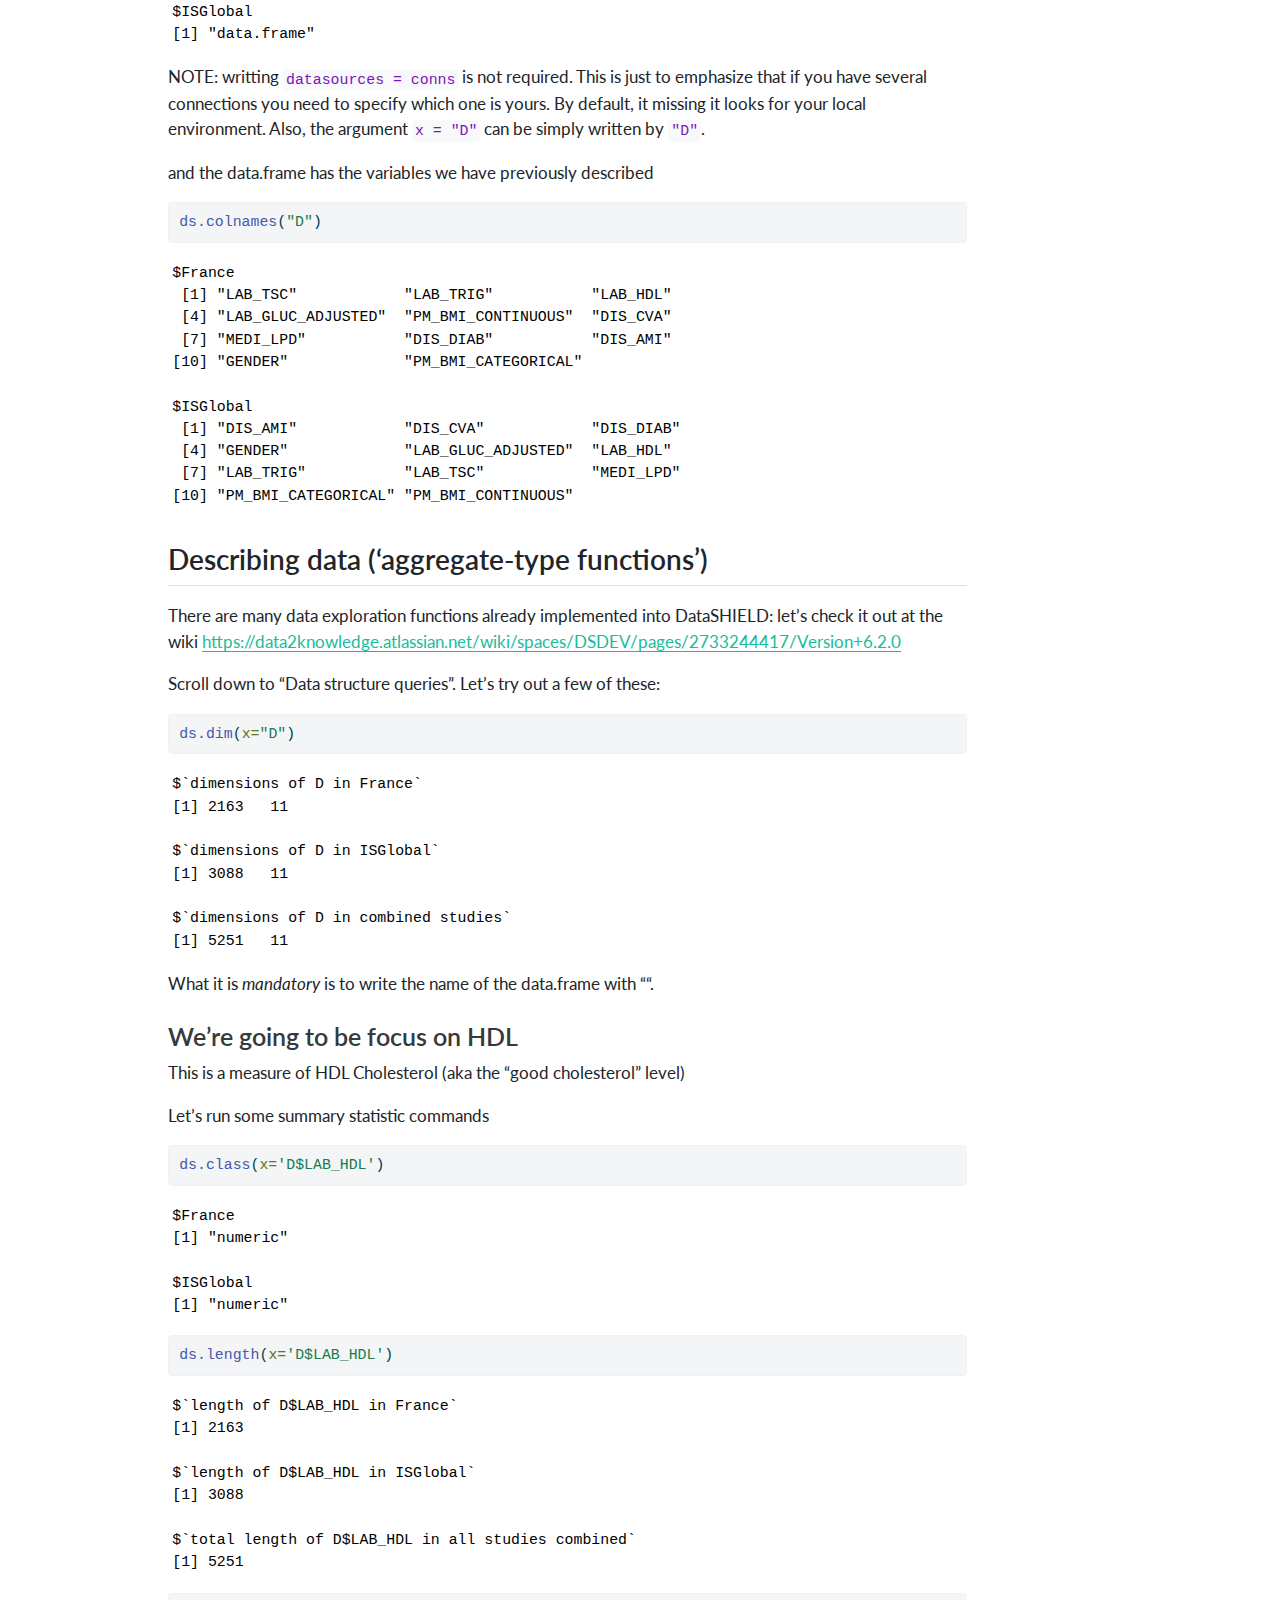
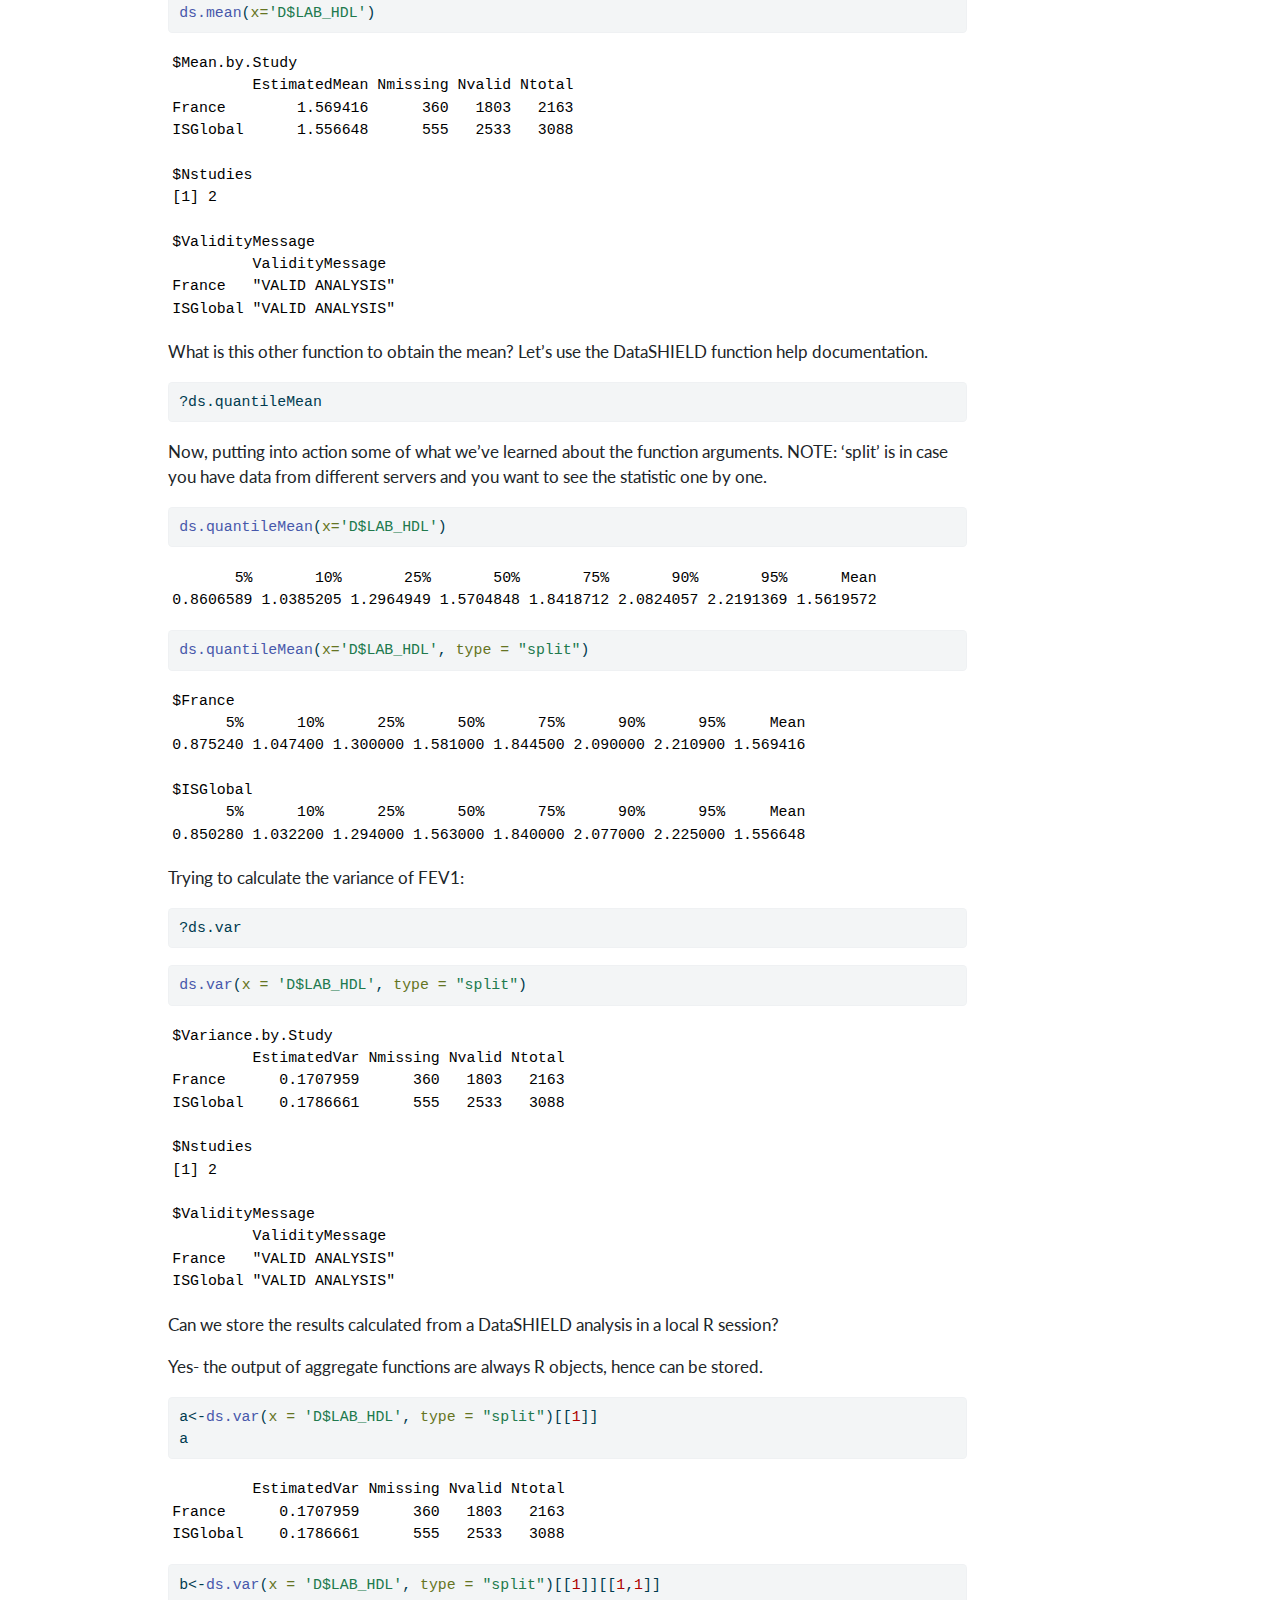
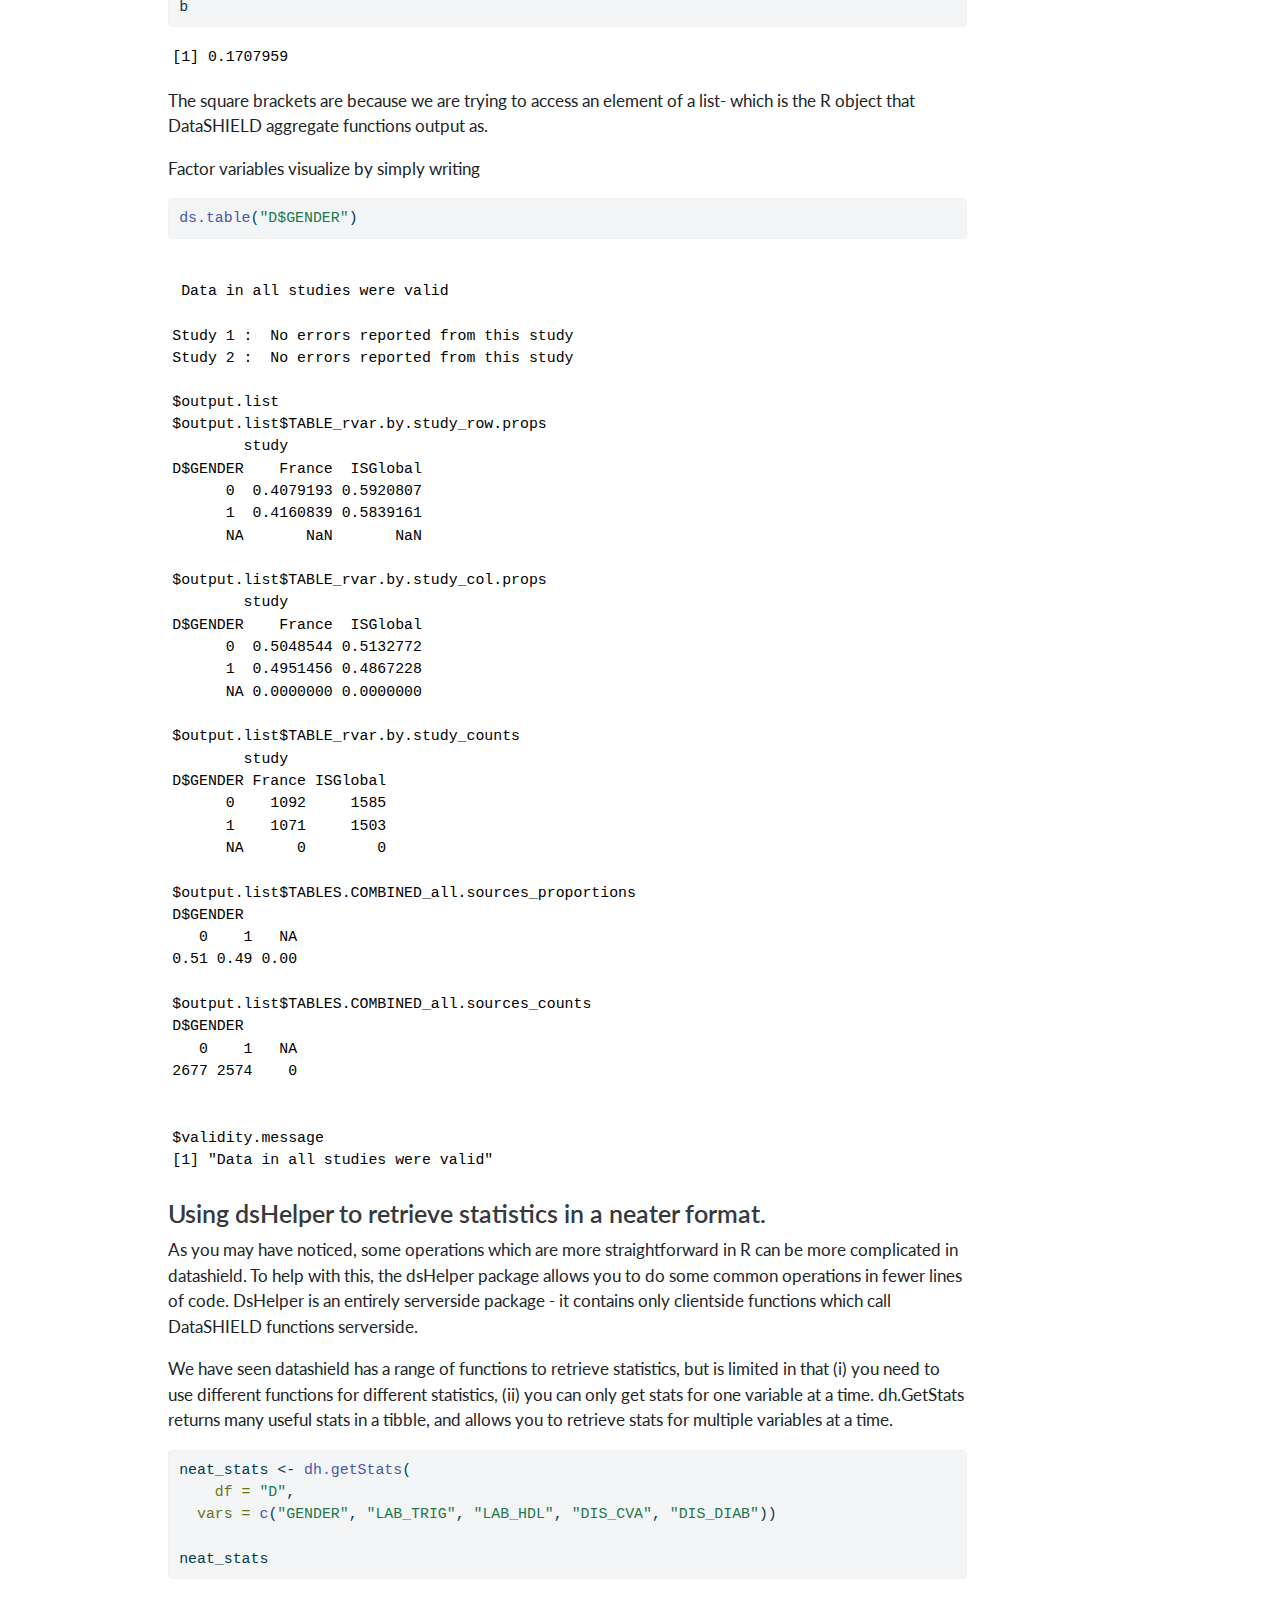
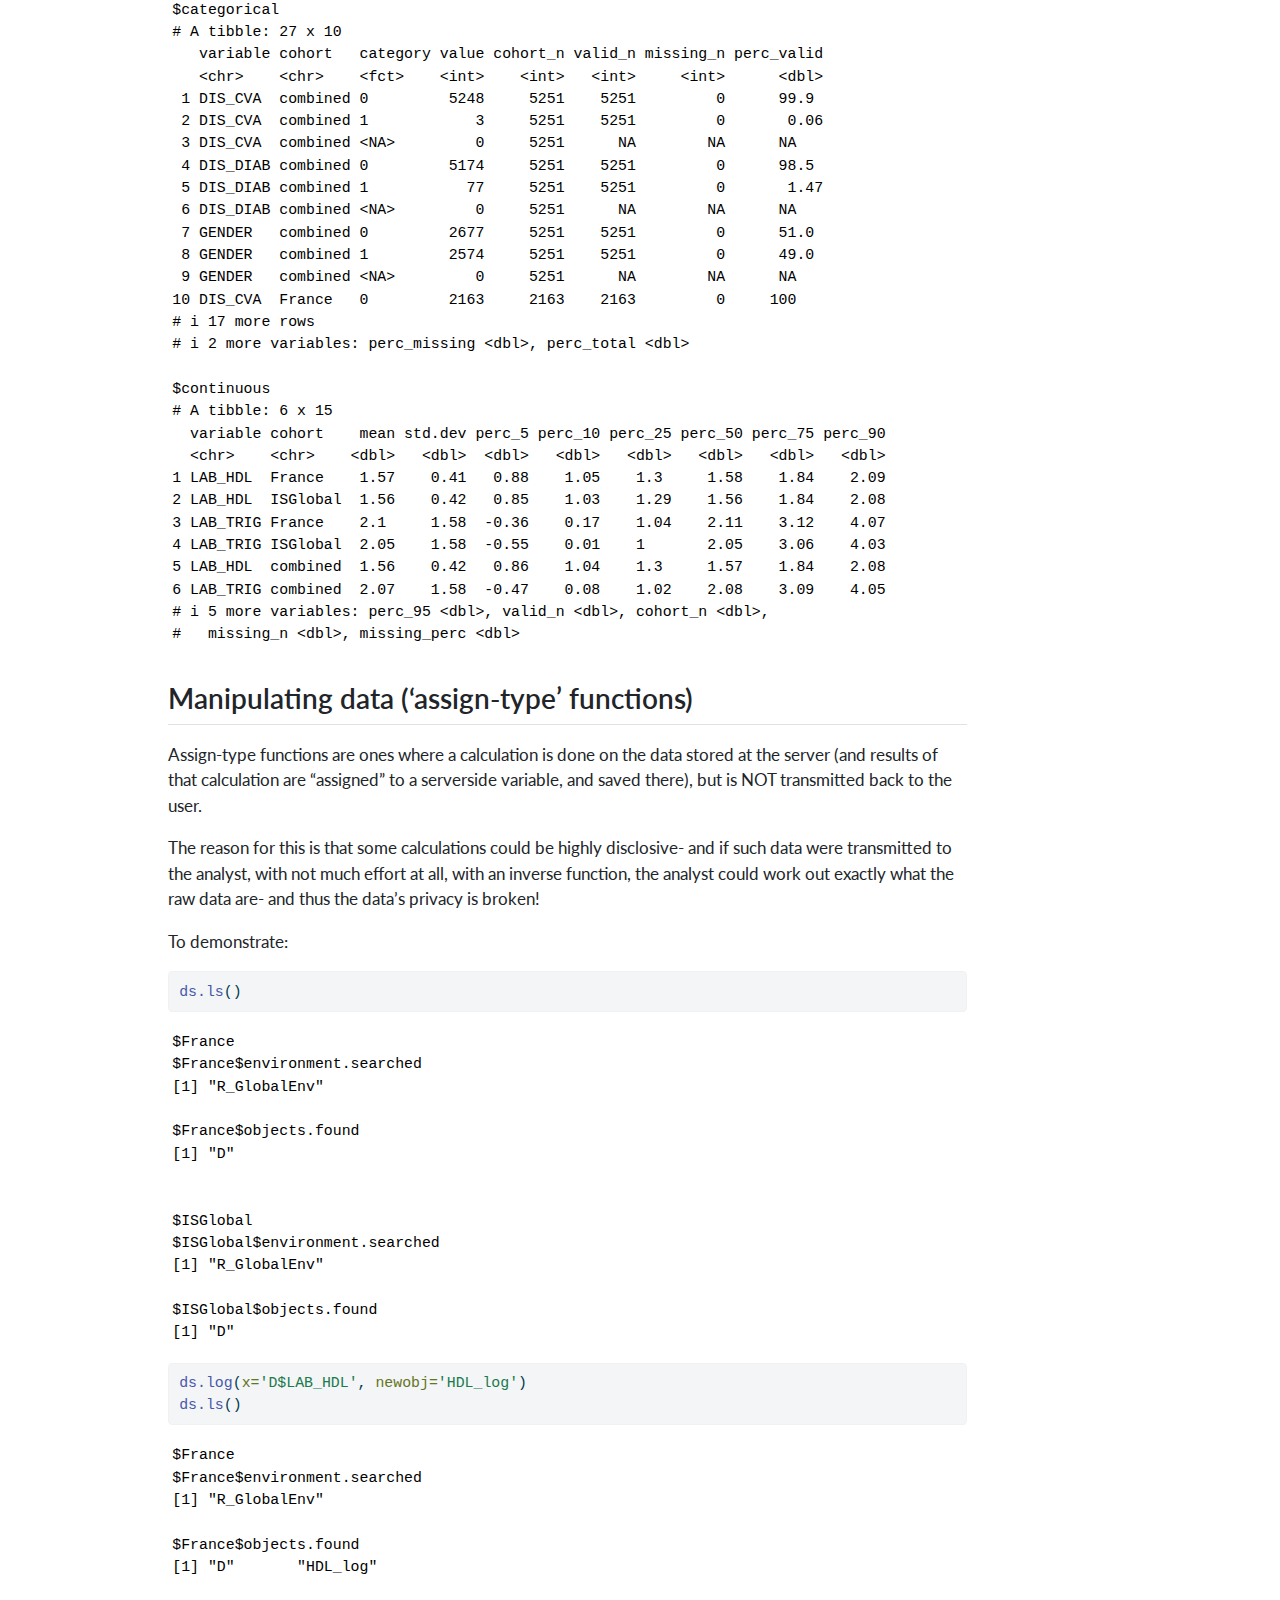
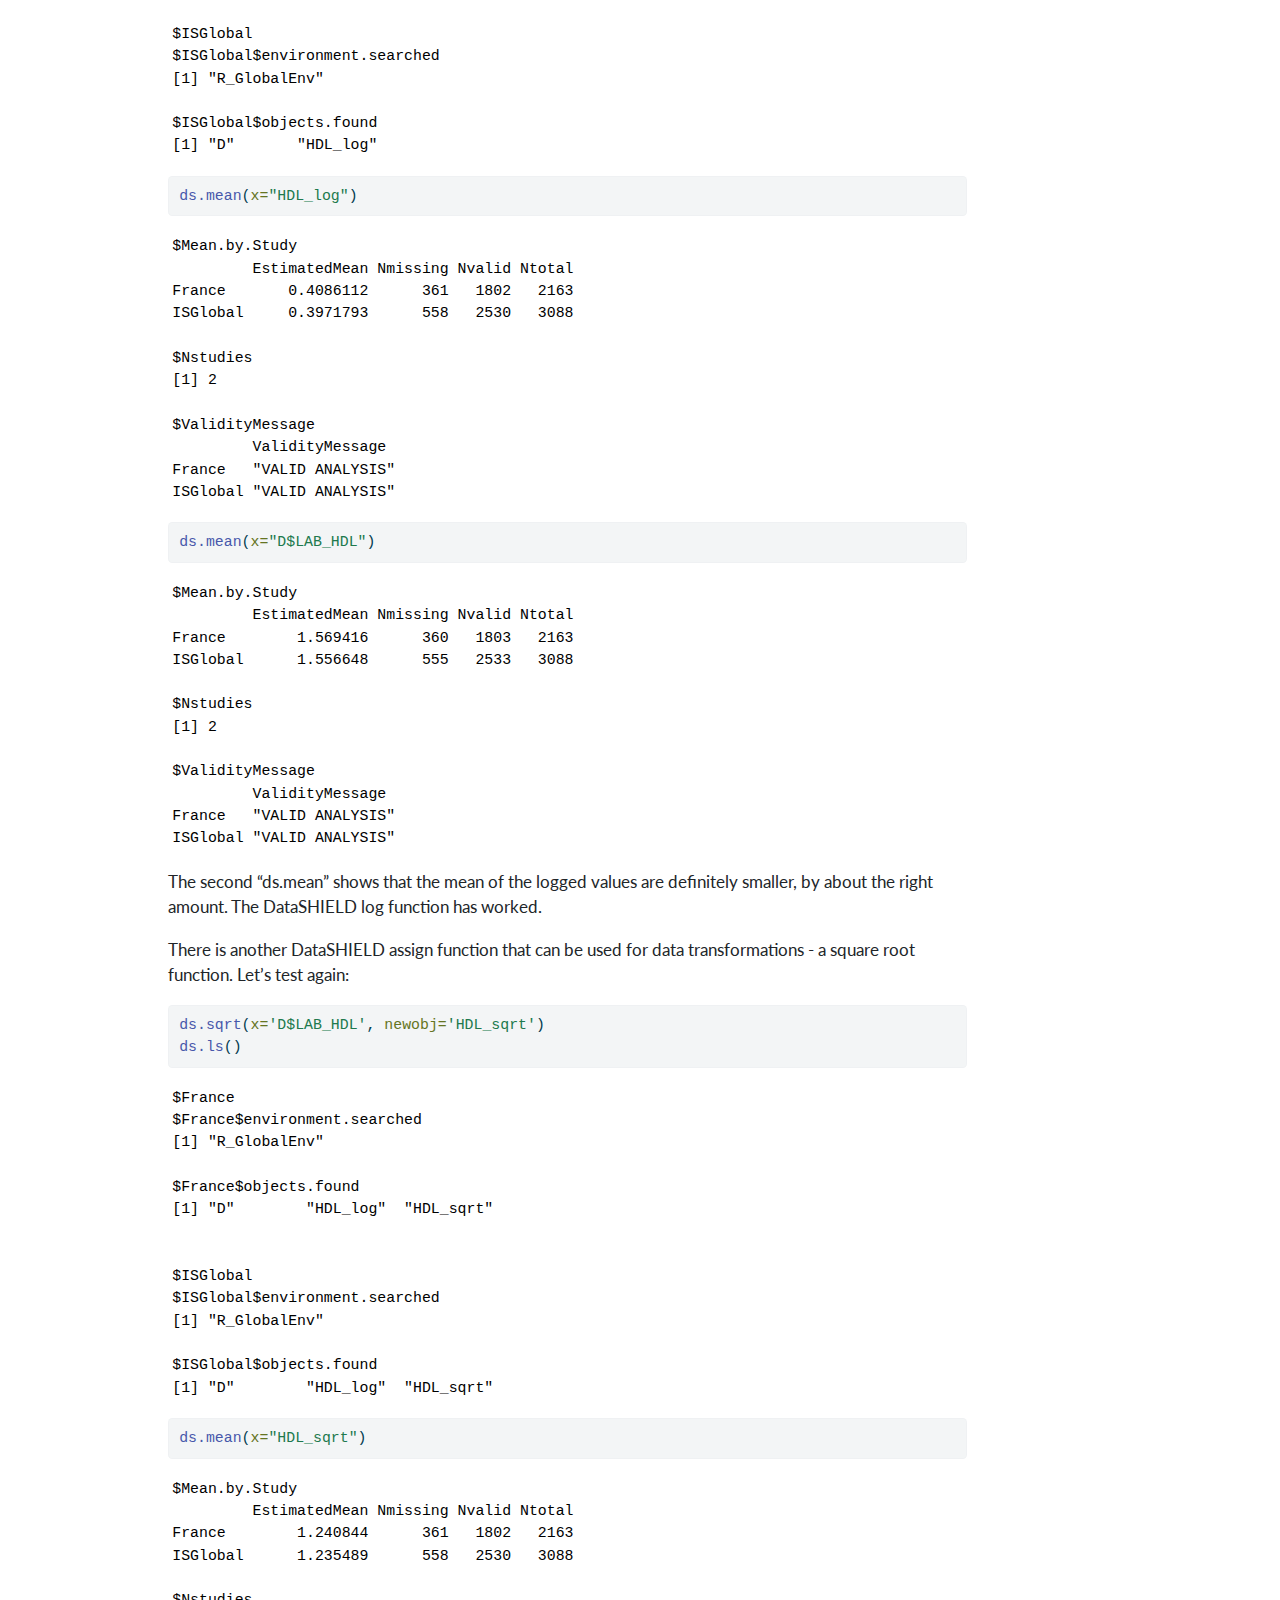
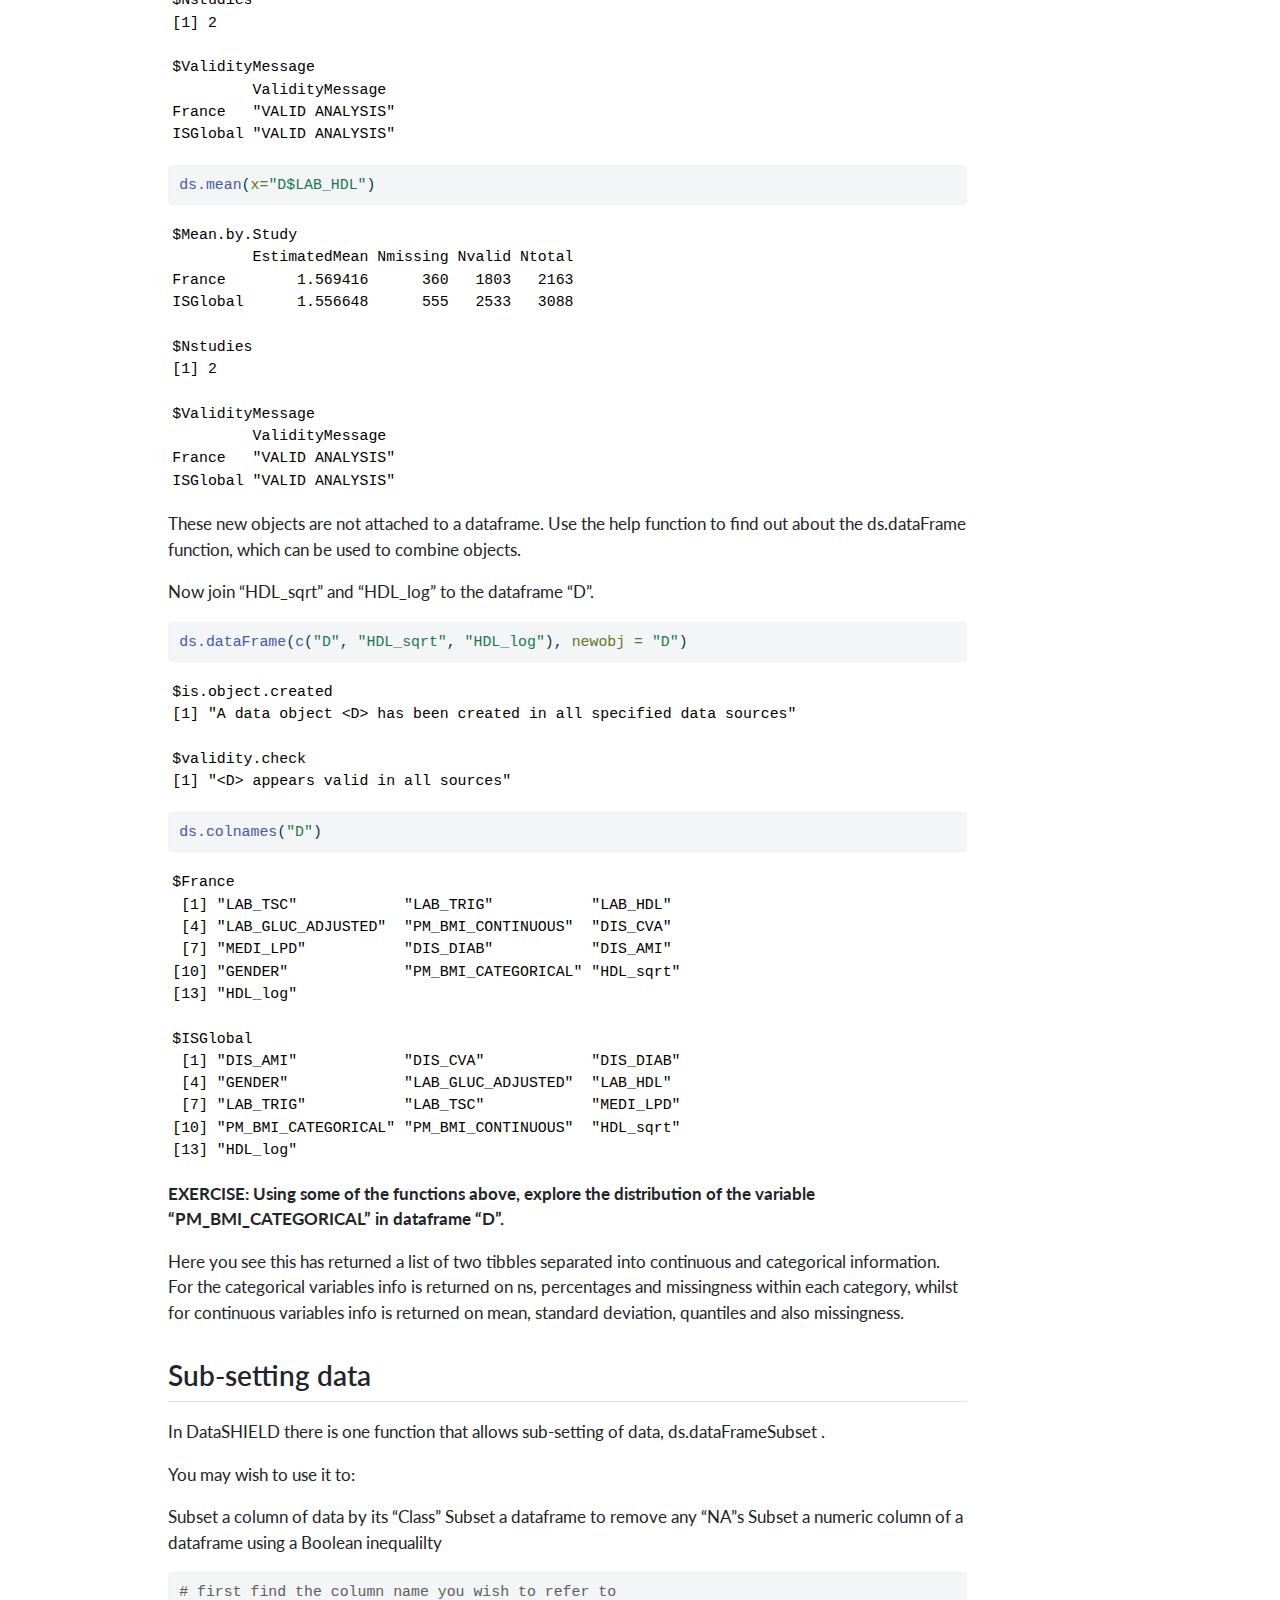
<file: docs/datashield_tables.html>
<!DOCTYPE html>
<html xmlns="http://www.w3.org/1999/xhtml" lang="en" xml:lang="en"><head>

<meta charset="utf-8">
<meta name="generator" content="quarto-1.7.31">

<meta name="viewport" content="width=device-width, initial-scale=1.0, user-scalable=yes">


<title>DataSHIELD Workshop: Tables – DataSHIELD Workshop</title>
<style>
code{white-space: pre-wrap;}
span.smallcaps{font-variant: small-caps;}
div.columns{display: flex; gap: min(4vw, 1.5em);}
div.column{flex: auto; overflow-x: auto;}
div.hanging-indent{margin-left: 1.5em; text-indent: -1.5em;}
ul.task-list{list-style: none;}
ul.task-list li input[type="checkbox"] {
  width: 0.8em;
  margin: 0 0.8em 0.2em -1em; /* quarto-specific, see https://github.com/quarto-dev/quarto-cli/issues/4556 */ 
  vertical-align: middle;
}
/* CSS for syntax highlighting */
html { -webkit-text-size-adjust: 100%; }
pre > code.sourceCode { white-space: pre; position: relative; }
pre > code.sourceCode > span { display: inline-block; line-height: 1.25; }
pre > code.sourceCode > span:empty { height: 1.2em; }
.sourceCode { overflow: visible; }
code.sourceCode > span { color: inherit; text-decoration: inherit; }
div.sourceCode { margin: 1em 0; }
pre.sourceCode { margin: 0; }
@media screen {
div.sourceCode { overflow: auto; }
}
@media print {
pre > code.sourceCode { white-space: pre-wrap; }
pre > code.sourceCode > span { text-indent: -5em; padding-left: 5em; }
}
pre.numberSource code
  { counter-reset: source-line 0; }
pre.numberSource code > span
  { position: relative; left: -4em; counter-increment: source-line; }
pre.numberSource code > span > a:first-child::before
  { content: counter(source-line);
    position: relative; left: -1em; text-align: right; vertical-align: baseline;
    border: none; display: inline-block;
    -webkit-touch-callout: none; -webkit-user-select: none;
    -khtml-user-select: none; -moz-user-select: none;
    -ms-user-select: none; user-select: none;
    padding: 0 4px; width: 4em;
  }
pre.numberSource { margin-left: 3em;  padding-left: 4px; }
div.sourceCode
  {   }
@media screen {
pre > code.sourceCode > span > a:first-child::before { text-decoration: underline; }
}
</style>


<script src="site_libs/quarto-nav/quarto-nav.js"></script>
<script src="site_libs/quarto-nav/headroom.min.js"></script>
<script src="site_libs/clipboard/clipboard.min.js"></script>
<script src="site_libs/quarto-search/autocomplete.umd.js"></script>
<script src="site_libs/quarto-search/fuse.min.js"></script>
<script src="site_libs/quarto-search/quarto-search.js"></script>
<meta name="quarto:offset" content="./">
<script src="site_libs/quarto-html/quarto.js" type="module"></script>
<script src="site_libs/quarto-html/tabsets/tabsets.js" type="module"></script>
<script src="site_libs/quarto-html/popper.min.js"></script>
<script src="site_libs/quarto-html/tippy.umd.min.js"></script>
<script src="site_libs/quarto-html/anchor.min.js"></script>
<link href="site_libs/quarto-html/tippy.css" rel="stylesheet">
<link href="site_libs/quarto-html/quarto-syntax-highlighting-e1a5c8363afafaef2c763b6775fbf3ca.css" rel="stylesheet" class="quarto-color-scheme" id="quarto-text-highlighting-styles">
<link href="site_libs/quarto-html/quarto-syntax-highlighting-dark-8ef56b68f8fa1e9d2ba328e99e439f80.css" rel="stylesheet" class="quarto-color-scheme quarto-color-alternate" id="quarto-text-highlighting-styles">
<link href="site_libs/quarto-html/quarto-syntax-highlighting-e1a5c8363afafaef2c763b6775fbf3ca.css" rel="stylesheet" class="quarto-color-scheme-extra" id="quarto-text-highlighting-styles">
<script src="site_libs/bootstrap/bootstrap.min.js"></script>
<link href="site_libs/bootstrap/bootstrap-icons.css" rel="stylesheet">
<link href="site_libs/bootstrap/bootstrap-b515dea5baab39ffcfcd4bae179e3bdb.min.css" rel="stylesheet" append-hash="true" class="quarto-color-scheme" id="quarto-bootstrap" data-mode="light">
<link href="site_libs/bootstrap/bootstrap-dark-195886546b2eb1f67ede645fd062ce19.min.css" rel="stylesheet" append-hash="true" class="quarto-color-scheme quarto-color-alternate" id="quarto-bootstrap" data-mode="dark">
<link href="site_libs/bootstrap/bootstrap-b515dea5baab39ffcfcd4bae179e3bdb.min.css" rel="stylesheet" append-hash="true" class="quarto-color-scheme-extra" id="quarto-bootstrap" data-mode="light">
<script id="quarto-search-options" type="application/json">{
  "location": "navbar",
  "copy-button": false,
  "collapse-after": 3,
  "panel-placement": "end",
  "type": "overlay",
  "limit": 50,
  "keyboard-shortcut": [
    "f",
    "/",
    "s"
  ],
  "show-item-context": false,
  "language": {
    "search-no-results-text": "No results",
    "search-matching-documents-text": "matching documents",
    "search-copy-link-title": "Copy link to search",
    "search-hide-matches-text": "Hide additional matches",
    "search-more-match-text": "more match in this document",
    "search-more-matches-text": "more matches in this document",
    "search-clear-button-title": "Clear",
    "search-text-placeholder": "",
    "search-detached-cancel-button-title": "Cancel",
    "search-submit-button-title": "Submit",
    "search-label": "Search"
  }
}</script>


<link rel="stylesheet" href="styles.css">
</head>

<body class="nav-fixed quarto-light"><script id="quarto-html-before-body" type="application/javascript">
    const toggleBodyColorMode = (bsSheetEl) => {
      const mode = bsSheetEl.getAttribute("data-mode");
      const bodyEl = window.document.querySelector("body");
      if (mode === "dark") {
        bodyEl.classList.add("quarto-dark");
        bodyEl.classList.remove("quarto-light");
      } else {
        bodyEl.classList.add("quarto-light");
        bodyEl.classList.remove("quarto-dark");
      }
    }
    const toggleBodyColorPrimary = () => {
      const bsSheetEl = window.document.querySelector("link#quarto-bootstrap:not([rel=disabled-stylesheet])");
      if (bsSheetEl) {
        toggleBodyColorMode(bsSheetEl);
      }
    }
    const setColorSchemeToggle = (alternate) => {
      const toggles = window.document.querySelectorAll('.quarto-color-scheme-toggle');
      for (let i=0; i < toggles.length; i++) {
        const toggle = toggles[i];
        if (toggle) {
          if (alternate) {
            toggle.classList.add("alternate");
          } else {
            toggle.classList.remove("alternate");
          }
        }
      }
    };
    const toggleColorMode = (alternate) => {
      // Switch the stylesheets
      const primaryStylesheets = window.document.querySelectorAll('link.quarto-color-scheme:not(.quarto-color-alternate)');
      const alternateStylesheets = window.document.querySelectorAll('link.quarto-color-scheme.quarto-color-alternate');
      manageTransitions('#quarto-margin-sidebar .nav-link', false);
      if (alternate) {
        // note: dark is layered on light, we don't disable primary!
        enableStylesheet(alternateStylesheets);
        for (const sheetNode of alternateStylesheets) {
          if (sheetNode.id === "quarto-bootstrap") {
            toggleBodyColorMode(sheetNode);
          }
        }
      } else {
        disableStylesheet(alternateStylesheets);
        enableStylesheet(primaryStylesheets)
        toggleBodyColorPrimary();
      }
      manageTransitions('#quarto-margin-sidebar .nav-link', true);
      // Switch the toggles
      setColorSchemeToggle(alternate)
      // Hack to workaround the fact that safari doesn't
      // properly recolor the scrollbar when toggling (#1455)
      if (navigator.userAgent.indexOf('Safari') > 0 && navigator.userAgent.indexOf('Chrome') == -1) {
        manageTransitions("body", false);
        window.scrollTo(0, 1);
        setTimeout(() => {
          window.scrollTo(0, 0);
          manageTransitions("body", true);
        }, 40);
      }
    }
    const disableStylesheet = (stylesheets) => {
      for (let i=0; i < stylesheets.length; i++) {
        const stylesheet = stylesheets[i];
        stylesheet.rel = 'disabled-stylesheet';
      }
    }
    const enableStylesheet = (stylesheets) => {
      for (let i=0; i < stylesheets.length; i++) {
        const stylesheet = stylesheets[i];
        if(stylesheet.rel !== 'stylesheet') { // for Chrome, which will still FOUC without this check
          stylesheet.rel = 'stylesheet';
        }
      }
    }
    const manageTransitions = (selector, allowTransitions) => {
      const els = window.document.querySelectorAll(selector);
      for (let i=0; i < els.length; i++) {
        const el = els[i];
        if (allowTransitions) {
          el.classList.remove('notransition');
        } else {
          el.classList.add('notransition');
        }
      }
    }
    const isFileUrl = () => {
      return window.location.protocol === 'file:';
    }
    const hasAlternateSentinel = () => {
      let styleSentinel = getColorSchemeSentinel();
      if (styleSentinel !== null) {
        return styleSentinel === "alternate";
      } else {
        return false;
      }
    }
    const setStyleSentinel = (alternate) => {
      const value = alternate ? "alternate" : "default";
      if (!isFileUrl()) {
        window.localStorage.setItem("quarto-color-scheme", value);
      } else {
        localAlternateSentinel = value;
      }
    }
    const getColorSchemeSentinel = () => {
      if (!isFileUrl()) {
        const storageValue = window.localStorage.getItem("quarto-color-scheme");
        return storageValue != null ? storageValue : localAlternateSentinel;
      } else {
        return localAlternateSentinel;
      }
    }
    const toggleGiscusIfUsed = (isAlternate, darkModeDefault) => {
      const baseTheme = document.querySelector('#giscus-base-theme')?.value ?? 'light';
      const alternateTheme = document.querySelector('#giscus-alt-theme')?.value ?? 'dark';
      let newTheme = '';
      if(authorPrefersDark) {
        newTheme = isAlternate ? baseTheme : alternateTheme;
      } else {
        newTheme = isAlternate ? alternateTheme : baseTheme;
      }
      const changeGiscusTheme = () => {
        // From: https://github.com/giscus/giscus/issues/336
        const sendMessage = (message) => {
          const iframe = document.querySelector('iframe.giscus-frame');
          if (!iframe) return;
          iframe.contentWindow.postMessage({ giscus: message }, 'https://giscus.app');
        }
        sendMessage({
          setConfig: {
            theme: newTheme
          }
        });
      }
      const isGiscussLoaded = window.document.querySelector('iframe.giscus-frame') !== null;
      if (isGiscussLoaded) {
        changeGiscusTheme();
      }
    };
    const authorPrefersDark = false;
    const darkModeDefault = authorPrefersDark;
      document.querySelector('link#quarto-text-highlighting-styles.quarto-color-scheme-extra').rel = 'disabled-stylesheet';
      document.querySelector('link#quarto-bootstrap.quarto-color-scheme-extra').rel = 'disabled-stylesheet';
    let localAlternateSentinel = darkModeDefault ? 'alternate' : 'default';
    // Dark / light mode switch
    window.quartoToggleColorScheme = () => {
      // Read the current dark / light value
      let toAlternate = !hasAlternateSentinel();
      toggleColorMode(toAlternate);
      setStyleSentinel(toAlternate);
      toggleGiscusIfUsed(toAlternate, darkModeDefault);
      window.dispatchEvent(new Event('resize'));
    };
    // Switch to dark mode if need be
    if (hasAlternateSentinel()) {
      toggleColorMode(true);
    } else {
      toggleColorMode(false);
    }
  </script>

<div id="quarto-search-results"></div>
  <header id="quarto-header" class="headroom fixed-top">
    <nav class="navbar navbar-expand-lg " data-bs-theme="dark">
      <div class="navbar-container container-fluid">
      <div class="navbar-brand-container mx-auto">
    <a class="navbar-brand" href="./index.html">
    <span class="navbar-title">DataSHIELD Workshop</span>
    </a>
  </div>
            <div id="quarto-search" class="" title="Search"></div>
          <button class="navbar-toggler" type="button" data-bs-toggle="collapse" data-bs-target="#navbarCollapse" aria-controls="navbarCollapse" role="menu" aria-expanded="false" aria-label="Toggle navigation" onclick="if (window.quartoToggleHeadroom) { window.quartoToggleHeadroom(); }">
  <span class="navbar-toggler-icon"></span>
</button>
          <div class="collapse navbar-collapse" id="navbarCollapse">
            <ul class="navbar-nav navbar-nav-scroll me-auto">
  <li class="nav-item">
    <a class="nav-link" href="./index.html"> 
<span class="menu-text">Home</span></a>
  </li>  
  <li class="nav-item">
    <a class="nav-link" href="./setup.html"> 
<span class="menu-text">Setup</span></a>
  </li>  
  <li class="nav-item dropdown ">
    <a class="nav-link dropdown-toggle" href="#" id="nav-menu-datashield" role="link" data-bs-toggle="dropdown" aria-expanded="false">
 <span class="menu-text">DataSHIELD</span>
    </a>
    <ul class="dropdown-menu" aria-labelledby="nav-menu-datashield">    
        <li>
    <a class="dropdown-item" href="./datashield_slides.html">
 <span class="dropdown-text">Slides</span></a>
  </li>  
        <li>
    <a class="dropdown-item" href="./datashield_tables.html">
 <span class="dropdown-text">Working with Tables</span></a>
  </li>  
        <li>
    <a class="dropdown-item" href="./datashield_resources.html">
 <span class="dropdown-text">Working with Resources</span></a>
  </li>  
    </ul>
  </li>
  <li class="nav-item dropdown ">
    <a class="nav-link dropdown-toggle" href="#" id="nav-menu-dsomop" role="link" data-bs-toggle="dropdown" aria-expanded="false">
 <span class="menu-text">dsOMOP</span>
    </a>
    <ul class="dropdown-menu" aria-labelledby="nav-menu-dsomop">    
        <li>
    <a class="dropdown-item" href="./dsomop_slides.html">
 <span class="dropdown-text">Slides</span></a>
  </li>  
        <li>
    <a class="dropdown-item" href="./dsomop.html">
 <span class="dropdown-text">Practical Exercise</span></a>
  </li>  
    </ul>
  </li>
  <li class="nav-item">
    <a class="nav-link" href="./resources.html"> 
<span class="menu-text">Resources</span></a>
  </li>  
  <li class="nav-item">
    <a class="nav-link" href="./contact.html"> 
<span class="menu-text">Contact</span></a>
  </li>  
</ul>
          </div> <!-- /navcollapse -->
            <div class="quarto-navbar-tools">
  <a href="" class="quarto-color-scheme-toggle quarto-navigation-tool  px-1" onclick="window.quartoToggleColorScheme(); return false;" title="Toggle dark mode"><i class="bi"></i></a>
</div>
      </div> <!-- /container-fluid -->
    </nav>
</header>
<!-- content -->
<div id="quarto-content" class="quarto-container page-columns page-rows-contents page-layout-article page-navbar">
<!-- sidebar -->
<!-- margin-sidebar -->
    <div id="quarto-margin-sidebar" class="sidebar margin-sidebar">
        <nav id="TOC" role="doc-toc" class="toc-active">
    <h2 id="toc-title">On this page</h2>
   
  <ul>
  <li><a href="#information-for-newcomers-to-rstudio-notebooks" id="toc-information-for-newcomers-to-rstudio-notebooks" class="nav-link active" data-scroll-target="#information-for-newcomers-to-rstudio-notebooks">INFORMATION FOR NEWCOMERS TO RSTUDIO NOTEBOOKS:</a></li>
  <li><a href="#datashield-for-analyzing-simulated-d-data" id="toc-datashield-for-analyzing-simulated-d-data" class="nav-link" data-scroll-target="#datashield-for-analyzing-simulated-d-data">DataSHIELD for analyzing simulated D data</a>
  <ul class="collapse">
  <li><a href="#installing-datashield" id="toc-installing-datashield" class="nav-link" data-scroll-target="#installing-datashield">Installing DataSHIELD</a></li>
  <li><a href="#logging-in-and-assigning-data" id="toc-logging-in-and-assigning-data" class="nav-link" data-scroll-target="#logging-in-and-assigning-data">Logging in and assigning data</a></li>
  <li><a href="#describing-data-aggregate-type-functions" id="toc-describing-data-aggregate-type-functions" class="nav-link" data-scroll-target="#describing-data-aggregate-type-functions">Describing data (‘aggregate-type functions’)</a>
  <ul class="collapse">
  <li><a href="#were-going-to-be-focus-on-hdl" id="toc-were-going-to-be-focus-on-hdl" class="nav-link" data-scroll-target="#were-going-to-be-focus-on-hdl">We’re going to be focus on HDL</a></li>
  <li><a href="#using-dshelper-to-retrieve-statistics-in-a-neater-format." id="toc-using-dshelper-to-retrieve-statistics-in-a-neater-format." class="nav-link" data-scroll-target="#using-dshelper-to-retrieve-statistics-in-a-neater-format.">Using dsHelper to retrieve statistics in a neater format.</a></li>
  </ul></li>
  <li><a href="#manipulating-data-assign-type-functions" id="toc-manipulating-data-assign-type-functions" class="nav-link" data-scroll-target="#manipulating-data-assign-type-functions">Manipulating data (‘assign-type’ functions)</a></li>
  <li><a href="#sub-setting-data" id="toc-sub-setting-data" class="nav-link" data-scroll-target="#sub-setting-data">Sub-setting data</a>
  <ul class="collapse">
  <li><a href="#sub-setting-to-remove-nas" id="toc-sub-setting-to-remove-nas" class="nav-link" data-scroll-target="#sub-setting-to-remove-nas">Sub-setting to remove NAs</a></li>
  <li><a href="#sub-setting-by-inequality" id="toc-sub-setting-by-inequality" class="nav-link" data-scroll-target="#sub-setting-by-inequality">Sub-setting by inequality</a></li>
  <li><a href="#sub-setting-by-multiple-conditions" id="toc-sub-setting-by-multiple-conditions" class="nav-link" data-scroll-target="#sub-setting-by-multiple-conditions">Sub-setting by multiple conditions</a></li>
  </ul></li>
  <li><a href="#data-manipulation-with-dshelper" id="toc-data-manipulation-with-dshelper" class="nav-link" data-scroll-target="#data-manipulation-with-dshelper">Data manipulation with dsHelper</a>
  <ul class="collapse">
  <li><a href="#create-a-subset-of-columns-by-a-vector-of-column-names" id="toc-create-a-subset-of-columns-by-a-vector-of-column-names" class="nav-link" data-scroll-target="#create-a-subset-of-columns-by-a-vector-of-column-names">Create a subset of columns by a vector of column names</a></li>
  <li><a href="#rename-variables" id="toc-rename-variables" class="nav-link" data-scroll-target="#rename-variables">Rename variables</a></li>
  </ul></li>
  <li><a href="#graphs" id="toc-graphs" class="nav-link" data-scroll-target="#graphs">Graphs</a>
  <ul class="collapse">
  <li><a href="#histograms" id="toc-histograms" class="nav-link" data-scroll-target="#histograms">Histograms</a></li>
  <li><a href="#scatterplots-of-two-numerical-variables" id="toc-scatterplots-of-two-numerical-variables" class="nav-link" data-scroll-target="#scatterplots-of-two-numerical-variables">Scatterplots of two numerical variables</a></li>
  </ul></li>
  <li><a href="#analysis" id="toc-analysis" class="nav-link" data-scroll-target="#analysis">Analysis</a>
  <ul class="collapse">
  <li><a href="#simple-linear-regression" id="toc-simple-linear-regression" class="nav-link" data-scroll-target="#simple-linear-regression">Simple Linear Regression</a></li>
  <li><a href="#creating-forest-plots" id="toc-creating-forest-plots" class="nav-link" data-scroll-target="#creating-forest-plots">Creating forest plots</a></li>
  <li><a href="#modelling-multiple-variables-and-interactions" id="toc-modelling-multiple-variables-and-interactions" class="nav-link" data-scroll-target="#modelling-multiple-variables-and-interactions">Modelling multiple variables and interactions</a></li>
  </ul></li>
  <li><a href="#at-the-end-of-your-rstudio-server-analysis" id="toc-at-the-end-of-your-rstudio-server-analysis" class="nav-link" data-scroll-target="#at-the-end-of-your-rstudio-server-analysis">At the end of your RStudio Server analysis:</a></li>
  </ul></li>
  <li><a href="#meta-analysis" id="toc-meta-analysis" class="nav-link" data-scroll-target="#meta-analysis">Meta-analysis</a></li>
  <li><a href="#exercise" id="toc-exercise" class="nav-link" data-scroll-target="#exercise">Exercise</a></li>
  <li><a href="#exercise-ukbiobank-meta-analysis" id="toc-exercise-ukbiobank-meta-analysis" class="nav-link" data-scroll-target="#exercise-ukbiobank-meta-analysis">Exercise: UKBiobank Meta-Analysis</a></li>
  </ul>
</nav>
    </div>
<!-- main -->
<main class="content" id="quarto-document-content">


<header id="title-block-header" class="quarto-title-block default">
<div class="quarto-title">
<h1 class="title">DataSHIELD Workshop: Tables</h1>
</div>



<div class="quarto-title-meta">

    
  
    
  </div>
  


</header>


<p><a href="https://github.com/isglobal-brge/workshop_datashield/raw/main/datashield_tables.R" class="btn btn-primary btn-sm" download=""> <i class="bi bi-download"></i> Download R Script </a></p>
<section id="information-for-newcomers-to-rstudio-notebooks" class="level3">
<h3 class="anchored" data-anchor-id="information-for-newcomers-to-rstudio-notebooks">INFORMATION FOR NEWCOMERS TO RSTUDIO NOTEBOOKS:</h3>
<p>This is an <a href="http://rmarkdown.rstudio.com">R Markdown</a> Notebook. When you execute code within the notebook, the results appear beneath the code.</p>
<p>Try executing this chunk by clicking the <em>Run</em> button within the chunk or by placing your cursor inside it and pressing <em>Ctrl+Shift+Enter</em>.</p>
</section>
<section id="datashield-for-analyzing-simulated-d-data" class="level1">
<h1>DataSHIELD for analyzing simulated D data</h1>
<p>The plan for this workshop is as follows:</p>
<ul>
<li>Installing DataSHIELD</li>
<li>Logging in and assigning data</li>
<li>Describing data</li>
<li>Manipulating data</li>
<li>Subsetting data</li>
<li>Data manipulation with dsHelper</li>
<li>Making graphs</li>
<li>Performing regression analysis</li>
</ul>
<section id="installing-datashield" class="level2">
<h2 class="anchored" data-anchor-id="installing-datashield">Installing DataSHIELD</h2>
<p>Firstly: check whether we have the right R packages installed to run DataSHIELD: using the very helpful devtools package (which has already been installed for us by Stuart!), we’ll use the “Session info” command:</p>
<div class="cell">
<div class="sourceCode cell-code" id="cb1"><pre class="sourceCode r"><code class="sourceCode r"><span id="cb1-1"><a href="#cb1-1" aria-hidden="true" tabindex="-1"></a><span class="fu">install.packages</span>(<span class="st">"devtools"</span>)</span>
<span id="cb1-2"><a href="#cb1-2" aria-hidden="true" tabindex="-1"></a><span class="fu">library</span>(devtools)</span>
<span id="cb1-3"><a href="#cb1-3" aria-hidden="true" tabindex="-1"></a>devtools<span class="sc">::</span><span class="fu">session_info</span>()</span></code></pre></div>
</div>
<p>We are missing some of the necessary packages: “DSI”, “DSOpal” and “dsBaseClient”.</p>
<div class="cell">
<div class="sourceCode cell-code" id="cb2"><pre class="sourceCode r"><code class="sourceCode r"><span id="cb2-1"><a href="#cb2-1" aria-hidden="true" tabindex="-1"></a><span class="fu">install.packages</span>(<span class="st">'DSI'</span>)</span>
<span id="cb2-2"><a href="#cb2-2" aria-hidden="true" tabindex="-1"></a><span class="fu">install.packages</span>(<span class="st">'DSOpal'</span>)</span>
<span id="cb2-3"><a href="#cb2-3" aria-hidden="true" tabindex="-1"></a>devtools<span class="sc">::</span><span class="fu">install_github</span>(<span class="st">"datashield/dsBaseClient"</span>, <span class="at">force =</span> <span class="cn">TRUE</span>)</span>
<span id="cb2-4"><a href="#cb2-4" aria-hidden="true" tabindex="-1"></a>devtools<span class="sc">::</span><span class="fu">install_github</span>(<span class="st">"timcadman/ds-helper"</span>)</span>
<span id="cb2-5"><a href="#cb2-5" aria-hidden="true" tabindex="-1"></a><span class="fu">install.packages</span>(<span class="st">"metafor"</span>)</span></code></pre></div>
</div>
<p>Remember to load them into this R session using “library()” command:</p>
<div class="cell">
<div class="sourceCode cell-code" id="cb3"><pre class="sourceCode r"><code class="sourceCode r"><span id="cb3-1"><a href="#cb3-1" aria-hidden="true" tabindex="-1"></a><span class="co"># libraries to connect with Opal databases</span></span>
<span id="cb3-2"><a href="#cb3-2" aria-hidden="true" tabindex="-1"></a><span class="fu">library</span>(DSI)</span>
<span id="cb3-3"><a href="#cb3-3" aria-hidden="true" tabindex="-1"></a><span class="fu">library</span>(DSOpal)</span>
<span id="cb3-4"><a href="#cb3-4" aria-hidden="true" tabindex="-1"></a></span>
<span id="cb3-5"><a href="#cb3-5" aria-hidden="true" tabindex="-1"></a><span class="co"># DataSHIELD client libraries</span></span>
<span id="cb3-6"><a href="#cb3-6" aria-hidden="true" tabindex="-1"></a><span class="fu">library</span>(dsBaseClient)</span>
<span id="cb3-7"><a href="#cb3-7" aria-hidden="true" tabindex="-1"></a><span class="fu">library</span>(dsHelper)</span>
<span id="cb3-8"><a href="#cb3-8" aria-hidden="true" tabindex="-1"></a></span>
<span id="cb3-9"><a href="#cb3-9" aria-hidden="true" tabindex="-1"></a><span class="co"># Library to perform meta-analyses</span></span>
<span id="cb3-10"><a href="#cb3-10" aria-hidden="true" tabindex="-1"></a><span class="fu">library</span>(metafor)</span></code></pre></div>
</div>
<p>Check that they have now been added:</p>
<div class="cell">
<div class="sourceCode cell-code" id="cb4"><pre class="sourceCode r"><code class="sourceCode r"><span id="cb4-1"><a href="#cb4-1" aria-hidden="true" tabindex="-1"></a>devtools<span class="sc">::</span><span class="fu">session_info</span>()</span></code></pre></div>
<div class="cell-output cell-output-stdout">
<pre><code>- Session info ---------------------------------------------------------------
 setting  value
 version  R version 4.4.2 (2024-10-31)
 os       macOS Sequoia 15.4.1
 system   aarch64, darwin20
 ui       X11
 language (EN)
 collate  C
 ctype    C
 tz       Europe/Madrid
 date     2025-10-07
 pandoc   3.6.3 @ /opt/homebrew/bin/ (via rmarkdown)
 quarto   1.7.31 @ /usr/local/bin/quarto

- Packages -------------------------------------------------------------------
 package      * version    date (UTC) lib source
 arrow          20.0.0.2   2025-05-26 [1] CRAN (R 4.4.1)
 assertthat     0.2.1      2019-03-21 [1] CRAN (R 4.4.1)
 backports      1.5.0      2024-05-23 [1] CRAN (R 4.4.1)
 bit            4.6.0      2025-03-06 [1] CRAN (R 4.4.1)
 bit64          4.6.0-1    2025-01-16 [1] CRAN (R 4.4.1)
 boot           1.3-31     2024-08-28 [1] CRAN (R 4.4.2)
 cachem         1.1.0      2024-05-16 [1] CRAN (R 4.4.1)
 checkmate      2.3.2      2024-07-29 [1] CRAN (R 4.4.0)
 cli            3.6.5      2025-04-23 [1] CRAN (R 4.4.1)
 crayon         1.5.3      2024-06-20 [1] CRAN (R 4.4.1)
 data.table     1.17.8     2025-07-10 [1] CRAN (R 4.4.1)
 devtools       2.4.5      2022-10-11 [1] CRAN (R 4.4.0)
 digest         0.6.37     2024-08-19 [1] CRAN (R 4.4.1)
 dplyr          1.1.4      2023-11-17 [1] CRAN (R 4.4.0)
 dsBaseClient * 6.3.4      2025-09-25 [1] Github (datashield/dsBaseClient@8b9557f)
 dsHelper     * 1.7.1      2025-07-03 [1] Github (timcadman/ds-helper@1b2348d)
 DSI          * 1.7.1      2024-11-03 [1] CRAN (R 4.4.1)
 DSOpal       * 1.4.0      2022-10-06 [1] CRAN (R 4.4.0)
 ellipsis       0.3.2      2021-04-29 [1] CRAN (R 4.4.1)
 evaluate       1.0.3      2025-01-10 [1] CRAN (R 4.4.1)
 fastmap        1.2.0      2024-05-15 [1] CRAN (R 4.4.1)
 forcats        1.0.0      2023-01-29 [1] CRAN (R 4.4.0)
 fs             1.6.5      2024-10-30 [1] CRAN (R 4.4.1)
 generics       0.1.4      2025-05-09 [1] CRAN (R 4.4.1)
 glue           1.8.0      2024-09-30 [1] CRAN (R 4.4.1)
 haven          2.5.4      2023-11-30 [1] CRAN (R 4.4.0)
 hms            1.1.3      2023-03-21 [1] CRAN (R 4.4.0)
 htmltools      0.5.8.1    2024-04-04 [1] CRAN (R 4.4.1)
 htmlwidgets    1.6.4      2023-12-06 [1] CRAN (R 4.4.0)
 httpuv         1.6.15     2024-03-26 [1] CRAN (R 4.4.0)
 httr         * 1.4.7      2023-08-15 [1] CRAN (R 4.4.0)
 jsonlite       2.0.0      2025-03-27 [1] CRAN (R 4.4.1)
 knitr          1.49       2024-11-08 [1] CRAN (R 4.4.1)
 labelled       2.14.0     2025-01-08 [1] CRAN (R 4.4.1)
 later          1.4.1      2024-11-27 [1] CRAN (R 4.4.1)
 lattice        0.22-6     2024-03-20 [1] CRAN (R 4.4.2)
 lifecycle      1.0.4      2023-11-07 [1] CRAN (R 4.4.1)
 lme4           1.1-37     2025-03-26 [1] CRAN (R 4.4.1)
 magrittr       2.0.4      2025-09-12 [1] CRAN (R 4.4.1)
 MASS           7.3-61     2024-06-13 [1] CRAN (R 4.4.2)
 mathjaxr       1.8-0      2025-04-30 [1] CRAN (R 4.4.1)
 Matrix       * 1.7-1      2024-10-18 [1] CRAN (R 4.4.2)
 memoise        2.0.1      2021-11-26 [1] CRAN (R 4.4.0)
 metadat      * 1.4-0      2025-02-04 [1] CRAN (R 4.4.1)
 metafor      * 4.8-0      2025-01-28 [1] CRAN (R 4.4.1)
 mime           0.13       2025-03-17 [1] CRAN (R 4.4.1)
 miniUI         0.1.1.1    2018-05-18 [1] CRAN (R 4.4.0)
 minqa          1.2.8      2024-08-17 [1] CRAN (R 4.4.1)
 nlme           3.1-166    2024-08-14 [1] CRAN (R 4.4.2)
 nloptr         2.2.1      2025-03-17 [1] CRAN (R 4.4.1)
 numDeriv     * 2016.8-1.1 2019-06-06 [1] CRAN (R 4.4.1)
 opalr        * 3.4.2      2024-09-18 [1] CRAN (R 4.4.1)
 pillar         1.11.1     2025-09-17 [1] CRAN (R 4.4.1)
 pkgbuild       1.4.6      2025-01-16 [1] CRAN (R 4.4.1)
 pkgconfig      2.0.3      2019-09-22 [1] CRAN (R 4.4.1)
 pkgload        1.4.0      2024-06-28 [1] CRAN (R 4.4.0)
 prettyunits    1.2.0      2023-09-24 [1] CRAN (R 4.4.1)
 profvis        0.4.0      2024-09-20 [1] CRAN (R 4.4.1)
 progress     * 1.2.3      2023-12-06 [1] CRAN (R 4.4.0)
 promises       1.3.2      2024-11-28 [1] CRAN (R 4.4.1)
 purrr          1.1.0      2025-07-10 [1] CRAN (R 4.4.1)
 R6           * 2.6.1      2025-02-15 [1] CRAN (R 4.4.1)
 rbibutils      2.3        2024-10-04 [1] CRAN (R 4.4.1)
 Rcpp           1.1.0      2025-07-02 [1] CRAN (R 4.4.1)
 Rdpack         2.6.4      2025-04-09 [1] CRAN (R 4.4.1)
 readr          2.1.5      2024-01-10 [1] CRAN (R 4.4.0)
 reformulas     0.4.1      2025-04-30 [1] CRAN (R 4.4.1)
 remotes        2.5.0      2024-03-17 [1] CRAN (R 4.4.1)
 rlang          1.1.6      2025-04-11 [1] CRAN (R 4.4.1)
 rmarkdown      2.29       2024-11-04 [1] CRAN (R 4.4.1)
 sessioninfo    1.2.3      2025-02-05 [1] CRAN (R 4.4.1)
 shiny          1.10.0     2024-12-14 [1] CRAN (R 4.4.1)
 stringi        1.8.7      2025-03-27 [1] CRAN (R 4.4.1)
 stringr        1.5.2      2025-09-08 [1] CRAN (R 4.4.1)
 tibble         3.3.0      2025-06-08 [1] CRAN (R 4.4.1)
 tidyr          1.3.1      2024-01-24 [1] CRAN (R 4.4.1)
 tidyselect     1.2.1      2024-03-11 [1] CRAN (R 4.4.0)
 tzdb           0.5.0      2025-03-15 [1] CRAN (R 4.4.1)
 urlchecker     1.0.1      2021-11-30 [1] CRAN (R 4.4.1)
 usethis        3.1.0      2024-11-26 [1] CRAN (R 4.4.1)
 vctrs          0.6.5      2023-12-01 [1] CRAN (R 4.4.0)
 xfun           0.50       2025-01-07 [1] CRAN (R 4.4.1)
 xtable         1.8-4      2019-04-21 [1] CRAN (R 4.4.1)
 yaml           2.3.10     2024-07-26 [1] CRAN (R 4.4.1)

 [1] /Library/Frameworks/R.framework/Versions/4.4-arm64/Resources/library
 * -- Packages attached to the search path.

------------------------------------------------------------------------------</code></pre>
</div>
</div>
</section>
<section id="logging-in-and-assigning-data" class="level2">
<h2 class="anchored" data-anchor-id="logging-in-and-assigning-data">Logging in and assigning data</h2>
<p>The login script has to be customized to fit the data you are trying to connect to.</p>
<p>The “builder &lt;-” and “builder$append” functions are standard features.</p>
<p>For this demonstration we are connecting to simulated data- but if it was data of real people, it would be very important for us not to be able to see individual patients’ information.</p>
<p>For this workshop, we’ll imagine that the data is hosted in a two Opal repositories located in France and Spain. The tables are in a project called CNSIM and the tables are named CNSIM1 and CNSIM2 respectively. Data correspond to two simulated datasets with different numbers of observations of 11 harmonized variables. They contain synthetic data based on a model derived from the participants of the 1958 Birth Cohort, as part of an obesity methodological development project. This dataset does contain some NA values. The available variables are:</p>
<div class="cell">
<div class="cell-output-display">
<table class="caption-top table table-sm table-striped small">
<colgroup>
<col style="width: 9%">
<col style="width: 38%">
<col style="width: 4%">
<col style="width: 48%">
</colgroup>
<thead>
<tr class="header">
<th style="text-align: left;">Variable</th>
<th style="text-align: left;">Description</th>
<th style="text-align: left;">Type</th>
<th style="text-align: left;">Note</th>
</tr>
</thead>
<tbody>
<tr class="odd">
<td style="text-align: left;">LAB_TSC</td>
<td style="text-align: left;">Total Serum Cholesterol</td>
<td style="text-align: left;">numeric</td>
<td style="text-align: left;">mmol/L</td>
</tr>
<tr class="even">
<td style="text-align: left;">LAB_TRIG</td>
<td style="text-align: left;">Triglycerides</td>
<td style="text-align: left;">numeric</td>
<td style="text-align: left;">mmol/L</td>
</tr>
<tr class="odd">
<td style="text-align: left;">LAB_HDL</td>
<td style="text-align: left;">HDL Cholesterol</td>
<td style="text-align: left;">numeric</td>
<td style="text-align: left;">mmol/L</td>
</tr>
<tr class="even">
<td style="text-align: left;">LAB_GLUC_ADJUSTED</td>
<td style="text-align: left;">Non-Fasting Glucose</td>
<td style="text-align: left;">numeric</td>
<td style="text-align: left;">mmol/L</td>
</tr>
<tr class="odd">
<td style="text-align: left;">PM_BMI_CONTINUOUS</td>
<td style="text-align: left;">Body Mass Index (continuous)</td>
<td style="text-align: left;">numeric</td>
<td style="text-align: left;">kg/m2</td>
</tr>
<tr class="even">
<td style="text-align: left;">DIS_CVA</td>
<td style="text-align: left;">History of Stroke</td>
<td style="text-align: left;">factor</td>
<td style="text-align: left;">0 = Never had stroke; 1 = Has had stroke</td>
</tr>
<tr class="odd">
<td style="text-align: left;">MEDI_LPD</td>
<td style="text-align: left;">Current Use of Lipid Lowering Medication (from categorical assessment item)</td>
<td style="text-align: left;">factor</td>
<td style="text-align: left;">0 = Not currently using lipid lowering medication; 1 = Currently using lipid lowering medication</td>
</tr>
<tr class="even">
<td style="text-align: left;">DIS_DIAB</td>
<td style="text-align: left;">History of Diabetes</td>
<td style="text-align: left;">factor</td>
<td style="text-align: left;">0 = Never had diabetes; 1 = Has had diabetes</td>
</tr>
<tr class="odd">
<td style="text-align: left;">DIS_AMI</td>
<td style="text-align: left;">History of Myocardial Infarction</td>
<td style="text-align: left;">factor</td>
<td style="text-align: left;">0 = Never had myocardial infarction; 1 = Has had myocardial infarction</td>
</tr>
<tr class="even">
<td style="text-align: left;">GENDER</td>
<td style="text-align: left;">Gender</td>
<td style="text-align: left;">factor</td>
<td style="text-align: left;">0 = Female, 1 = Male</td>
</tr>
<tr class="odd">
<td style="text-align: left;">PM_BMI_CATEGORICAL</td>
<td style="text-align: left;">Body Mass Index (categorical)</td>
<td style="text-align: left;">factor</td>
<td style="text-align: left;">1 = Less than 25 kg/m2; 2 = 25 to 30 kg/m2; 3 = Over 30 kg/m2</td>
</tr>
</tbody>
</table>
</div>
</div>
<p>Now, using DataSHIELD, we have to connect to the servers which contains the data in the Opal databases. The below code creates a local R object with the login details for each study:</p>
<div class="cell">
<div class="sourceCode cell-code" id="cb6"><pre class="sourceCode r"><code class="sourceCode r"><span id="cb6-1"><a href="#cb6-1" aria-hidden="true" tabindex="-1"></a>builder <span class="ot">&lt;-</span> DSI<span class="sc">::</span><span class="fu">newDSLoginBuilder</span>()</span>
<span id="cb6-2"><a href="#cb6-2" aria-hidden="true" tabindex="-1"></a></span>
<span id="cb6-3"><a href="#cb6-3" aria-hidden="true" tabindex="-1"></a><span class="co"># Server 1: France </span></span>
<span id="cb6-4"><a href="#cb6-4" aria-hidden="true" tabindex="-1"></a>builder<span class="sc">$</span><span class="fu">append</span>(</span>
<span id="cb6-5"><a href="#cb6-5" aria-hidden="true" tabindex="-1"></a>  <span class="at">server =</span> <span class="st">'France'</span>, </span>
<span id="cb6-6"><a href="#cb6-6" aria-hidden="true" tabindex="-1"></a>  <span class="at">url =</span> <span class="st">"https://opal-demo.obiba.org"</span>,</span>
<span id="cb6-7"><a href="#cb6-7" aria-hidden="true" tabindex="-1"></a>  <span class="at">user =</span> <span class="st">"administrator"</span>, </span>
<span id="cb6-8"><a href="#cb6-8" aria-hidden="true" tabindex="-1"></a>  <span class="at">password =</span> <span class="st">"password"</span>,</span>
<span id="cb6-9"><a href="#cb6-9" aria-hidden="true" tabindex="-1"></a>  <span class="at">table =</span> <span class="st">"CNSIM.CNSIM1"</span>,</span>
<span id="cb6-10"><a href="#cb6-10" aria-hidden="true" tabindex="-1"></a>  <span class="at">profile =</span> <span class="st">"default"</span></span>
<span id="cb6-11"><a href="#cb6-11" aria-hidden="true" tabindex="-1"></a>)</span>
<span id="cb6-12"><a href="#cb6-12" aria-hidden="true" tabindex="-1"></a></span>
<span id="cb6-13"><a href="#cb6-13" aria-hidden="true" tabindex="-1"></a><span class="co"># Server 2: Spain (ISGlobal)</span></span>
<span id="cb6-14"><a href="#cb6-14" aria-hidden="true" tabindex="-1"></a>builder<span class="sc">$</span><span class="fu">append</span>(</span>
<span id="cb6-15"><a href="#cb6-15" aria-hidden="true" tabindex="-1"></a>  <span class="at">server =</span> <span class="st">'ISGlobal'</span>, </span>
<span id="cb6-16"><a href="#cb6-16" aria-hidden="true" tabindex="-1"></a>  <span class="at">url =</span> <span class="st">"https://opal.isglobal.org/repo"</span>,</span>
<span id="cb6-17"><a href="#cb6-17" aria-hidden="true" tabindex="-1"></a>  <span class="at">user =</span> <span class="st">"invited"</span>, </span>
<span id="cb6-18"><a href="#cb6-18" aria-hidden="true" tabindex="-1"></a>  <span class="at">password =</span> <span class="st">"12345678Aa@"</span>,</span>
<span id="cb6-19"><a href="#cb6-19" aria-hidden="true" tabindex="-1"></a>  <span class="at">table =</span> <span class="st">"CNSIM.CNSIM2"</span>,</span>
<span id="cb6-20"><a href="#cb6-20" aria-hidden="true" tabindex="-1"></a>  <span class="at">profile =</span> <span class="st">"rock-inma"</span></span>
<span id="cb6-21"><a href="#cb6-21" aria-hidden="true" tabindex="-1"></a>)</span></code></pre></div>
</div>
<p>NOTE: The <code>profile</code> argument is set up by the data owners and controls both, the datasets or projects that are available for this user, as well as the different DataSHIELD packages.</p>
<p>Now we need to connect, referring to the login information in the data frame we have just created:</p>
<div class="cell">
<div class="sourceCode cell-code" id="cb7"><pre class="sourceCode r"><code class="sourceCode r"><span id="cb7-1"><a href="#cb7-1" aria-hidden="true" tabindex="-1"></a>logindata <span class="ot">&lt;-</span> builder<span class="sc">$</span><span class="fu">build</span>()</span>
<span id="cb7-2"><a href="#cb7-2" aria-hidden="true" tabindex="-1"></a>conns <span class="ot">&lt;-</span> <span class="fu">datashield.login</span>(<span class="at">logins =</span> logindata, <span class="at">assign =</span> <span class="cn">TRUE</span>)</span></code></pre></div>
</div>
<p>The ‘assign’ argument can be set to either ‘TRUE’ or ‘FALSE’. If set to ‘TRUE’, all the available variables within that table will be assigned to a serverside data frame and available to access. If you only need a small subset of available variables it can be preferable to set this to ‘FALSE’ and later use the function ‘datashield.assign’ to separately assign only the variables you need. The output of this box has useful progress bars which show the progress of connecting to studies, one by one.</p>
<p>We can see the serverside has object called <code>D</code> which correspond to the dataset <code>CNSIM</code> of each study by running:</p>
<div class="cell">
<div class="sourceCode cell-code" id="cb8"><pre class="sourceCode r"><code class="sourceCode r"><span id="cb8-1"><a href="#cb8-1" aria-hidden="true" tabindex="-1"></a><span class="fu">ds.ls</span>()</span></code></pre></div>
<div class="cell-output cell-output-stdout">
<pre><code>$France
$France$environment.searched
[1] "R_GlobalEnv"

$France$objects.found
[1] "D"


$ISGlobal
$ISGlobal$environment.searched
[1] "R_GlobalEnv"

$ISGlobal$objects.found
[1] "D"</code></pre>
</div>
</div>
<p>which is a data.frame called <code>D</code> (this name was set using the ‘symbol’ argument in datashield.login above). We can check that this is a data.frame by typing</p>
<div class="cell">
<div class="sourceCode cell-code" id="cb10"><pre class="sourceCode r"><code class="sourceCode r"><span id="cb10-1"><a href="#cb10-1" aria-hidden="true" tabindex="-1"></a><span class="fu">ds.class</span>(<span class="at">x =</span> <span class="st">"D"</span>, <span class="at">datasources =</span> conns)</span></code></pre></div>
<div class="cell-output cell-output-stdout">
<pre><code>$France
[1] "data.frame"

$ISGlobal
[1] "data.frame"</code></pre>
</div>
</div>
<p>NOTE: writting <code>datasources = conns</code> is not required. This is just to emphasize that if you have several connections you need to specify which one is yours. By default, it missing it looks for your local environment. Also, the argument <code>x = "D"</code> can be simply written by <code>"D"</code>.</p>
<p>and the data.frame has the variables we have previously described</p>
<div class="cell">
<div class="sourceCode cell-code" id="cb12"><pre class="sourceCode r"><code class="sourceCode r"><span id="cb12-1"><a href="#cb12-1" aria-hidden="true" tabindex="-1"></a><span class="fu">ds.colnames</span>(<span class="st">"D"</span>)</span></code></pre></div>
<div class="cell-output cell-output-stdout">
<pre><code>$France
 [1] "LAB_TSC"            "LAB_TRIG"           "LAB_HDL"           
 [4] "LAB_GLUC_ADJUSTED"  "PM_BMI_CONTINUOUS"  "DIS_CVA"           
 [7] "MEDI_LPD"           "DIS_DIAB"           "DIS_AMI"           
[10] "GENDER"             "PM_BMI_CATEGORICAL"

$ISGlobal
 [1] "DIS_AMI"            "DIS_CVA"            "DIS_DIAB"          
 [4] "GENDER"             "LAB_GLUC_ADJUSTED"  "LAB_HDL"           
 [7] "LAB_TRIG"           "LAB_TSC"            "MEDI_LPD"          
[10] "PM_BMI_CATEGORICAL" "PM_BMI_CONTINUOUS" </code></pre>
</div>
</div>
<section id="section" class="level80">
<p class="heading"></p>
</section>
</section>
<section id="describing-data-aggregate-type-functions" class="level2">
<h2 class="anchored" data-anchor-id="describing-data-aggregate-type-functions">Describing data (‘aggregate-type functions’)</h2>
<p>There are many data exploration functions already implemented into DataSHIELD: let’s check it out at the wiki <a href="https://data2knowledge.atlassian.net/wiki/spaces/DSDEV/pages/2733244417/Version+6.2.0">https://data2knowledge.atlassian.net/wiki/spaces/DSDEV/pages/2733244417/Version+6.2.0</a></p>
<p>Scroll down to “Data structure queries”. Let’s try out a few of these:</p>
<div class="cell">
<div class="sourceCode cell-code" id="cb14"><pre class="sourceCode r"><code class="sourceCode r"><span id="cb14-1"><a href="#cb14-1" aria-hidden="true" tabindex="-1"></a><span class="fu">ds.dim</span>(<span class="at">x=</span><span class="st">"D"</span>)</span></code></pre></div>
<div class="cell-output cell-output-stdout">
<pre><code>$`dimensions of D in France`
[1] 2163   11

$`dimensions of D in ISGlobal`
[1] 3088   11

$`dimensions of D in combined studies`
[1] 5251   11</code></pre>
</div>
</div>
<p>What it is <em>mandatory</em> is to write the name of the data.frame with ““.</p>
<section id="were-going-to-be-focus-on-hdl" class="level3">
<h3 class="anchored" data-anchor-id="were-going-to-be-focus-on-hdl">We’re going to be focus on HDL</h3>
<p>This is a measure of HDL Cholesterol (aka the “good cholesterol” level)</p>
<p>Let’s run some summary statistic commands</p>
<div class="cell">
<div class="sourceCode cell-code" id="cb16"><pre class="sourceCode r"><code class="sourceCode r"><span id="cb16-1"><a href="#cb16-1" aria-hidden="true" tabindex="-1"></a><span class="fu">ds.class</span>(<span class="at">x=</span><span class="st">'D$LAB_HDL'</span>)</span></code></pre></div>
<div class="cell-output cell-output-stdout">
<pre><code>$France
[1] "numeric"

$ISGlobal
[1] "numeric"</code></pre>
</div>
<div class="sourceCode cell-code" id="cb18"><pre class="sourceCode r"><code class="sourceCode r"><span id="cb18-1"><a href="#cb18-1" aria-hidden="true" tabindex="-1"></a><span class="fu">ds.length</span>(<span class="at">x=</span><span class="st">'D$LAB_HDL'</span>)</span></code></pre></div>
<div class="cell-output cell-output-stdout">
<pre><code>$`length of D$LAB_HDL in France`
[1] 2163

$`length of D$LAB_HDL in ISGlobal`
[1] 3088

$`total length of D$LAB_HDL in all studies combined`
[1] 5251</code></pre>
</div>
<div class="sourceCode cell-code" id="cb20"><pre class="sourceCode r"><code class="sourceCode r"><span id="cb20-1"><a href="#cb20-1" aria-hidden="true" tabindex="-1"></a><span class="fu">ds.mean</span>(<span class="at">x=</span><span class="st">'D$LAB_HDL'</span>)</span></code></pre></div>
<div class="cell-output cell-output-stdout">
<pre><code>$Mean.by.Study
         EstimatedMean Nmissing Nvalid Ntotal
France        1.569416      360   1803   2163
ISGlobal      1.556648      555   2533   3088

$Nstudies
[1] 2

$ValidityMessage
         ValidityMessage 
France   "VALID ANALYSIS"
ISGlobal "VALID ANALYSIS"</code></pre>
</div>
</div>
<p>What is this other function to obtain the mean? Let’s use the DataSHIELD function help documentation.</p>
<div class="cell">
<div class="sourceCode cell-code" id="cb22"><pre class="sourceCode r"><code class="sourceCode r"><span id="cb22-1"><a href="#cb22-1" aria-hidden="true" tabindex="-1"></a>?ds.quantileMean</span></code></pre></div>
</div>
<p>Now, putting into action some of what we’ve learned about the function arguments. NOTE: ‘split’ is in case you have data from different servers and you want to see the statistic one by one.</p>
<div class="cell">
<div class="sourceCode cell-code" id="cb23"><pre class="sourceCode r"><code class="sourceCode r"><span id="cb23-1"><a href="#cb23-1" aria-hidden="true" tabindex="-1"></a><span class="fu">ds.quantileMean</span>(<span class="at">x=</span><span class="st">'D$LAB_HDL'</span>)</span></code></pre></div>
<div class="cell-output cell-output-stdout">
<pre><code>       5%       10%       25%       50%       75%       90%       95%      Mean 
0.8606589 1.0385205 1.2964949 1.5704848 1.8418712 2.0824057 2.2191369 1.5619572 </code></pre>
</div>
<div class="sourceCode cell-code" id="cb25"><pre class="sourceCode r"><code class="sourceCode r"><span id="cb25-1"><a href="#cb25-1" aria-hidden="true" tabindex="-1"></a><span class="fu">ds.quantileMean</span>(<span class="at">x=</span><span class="st">'D$LAB_HDL'</span>, <span class="at">type =</span> <span class="st">"split"</span>)</span></code></pre></div>
<div class="cell-output cell-output-stdout">
<pre><code>$France
      5%      10%      25%      50%      75%      90%      95%     Mean 
0.875240 1.047400 1.300000 1.581000 1.844500 2.090000 2.210900 1.569416 

$ISGlobal
      5%      10%      25%      50%      75%      90%      95%     Mean 
0.850280 1.032200 1.294000 1.563000 1.840000 2.077000 2.225000 1.556648 </code></pre>
</div>
</div>
<p>Trying to calculate the variance of FEV1:</p>
<div class="cell">
<div class="sourceCode cell-code" id="cb27"><pre class="sourceCode r"><code class="sourceCode r"><span id="cb27-1"><a href="#cb27-1" aria-hidden="true" tabindex="-1"></a>?ds.var</span></code></pre></div>
</div>
<div class="cell">
<div class="sourceCode cell-code" id="cb28"><pre class="sourceCode r"><code class="sourceCode r"><span id="cb28-1"><a href="#cb28-1" aria-hidden="true" tabindex="-1"></a><span class="fu">ds.var</span>(<span class="at">x =</span> <span class="st">'D$LAB_HDL'</span>, <span class="at">type =</span> <span class="st">"split"</span>)</span></code></pre></div>
<div class="cell-output cell-output-stdout">
<pre><code>$Variance.by.Study
         EstimatedVar Nmissing Nvalid Ntotal
France      0.1707959      360   1803   2163
ISGlobal    0.1786661      555   2533   3088

$Nstudies
[1] 2

$ValidityMessage
         ValidityMessage 
France   "VALID ANALYSIS"
ISGlobal "VALID ANALYSIS"</code></pre>
</div>
</div>
<p>Can we store the results calculated from a DataSHIELD analysis in a local R session?</p>
<p>Yes- the output of aggregate functions are always R objects, hence can be stored.</p>
<div class="cell">
<div class="sourceCode cell-code" id="cb30"><pre class="sourceCode r"><code class="sourceCode r"><span id="cb30-1"><a href="#cb30-1" aria-hidden="true" tabindex="-1"></a>a<span class="ot">&lt;-</span><span class="fu">ds.var</span>(<span class="at">x =</span> <span class="st">'D$LAB_HDL'</span>, <span class="at">type =</span> <span class="st">"split"</span>)[[<span class="dv">1</span>]]</span>
<span id="cb30-2"><a href="#cb30-2" aria-hidden="true" tabindex="-1"></a>a</span></code></pre></div>
<div class="cell-output cell-output-stdout">
<pre><code>         EstimatedVar Nmissing Nvalid Ntotal
France      0.1707959      360   1803   2163
ISGlobal    0.1786661      555   2533   3088</code></pre>
</div>
<div class="sourceCode cell-code" id="cb32"><pre class="sourceCode r"><code class="sourceCode r"><span id="cb32-1"><a href="#cb32-1" aria-hidden="true" tabindex="-1"></a>b<span class="ot">&lt;-</span><span class="fu">ds.var</span>(<span class="at">x =</span> <span class="st">'D$LAB_HDL'</span>, <span class="at">type =</span> <span class="st">"split"</span>)[[<span class="dv">1</span>]][[<span class="dv">1</span>,<span class="dv">1</span>]]</span>
<span id="cb32-2"><a href="#cb32-2" aria-hidden="true" tabindex="-1"></a>b</span></code></pre></div>
<div class="cell-output cell-output-stdout">
<pre><code>[1] 0.1707959</code></pre>
</div>
</div>
<p>The square brackets are because we are trying to access an element of a list- which is the R object that DataSHIELD aggregate functions output as.</p>
<p>Factor variables visualize by simply writing</p>
<div class="cell">
<div class="sourceCode cell-code" id="cb34"><pre class="sourceCode r"><code class="sourceCode r"><span id="cb34-1"><a href="#cb34-1" aria-hidden="true" tabindex="-1"></a><span class="fu">ds.table</span>(<span class="st">"D$GENDER"</span>)</span></code></pre></div>
<div class="cell-output cell-output-stdout">
<pre><code>
 Data in all studies were valid 

Study 1 :  No errors reported from this study
Study 2 :  No errors reported from this study</code></pre>
</div>
<div class="cell-output cell-output-stdout">
<pre><code>$output.list
$output.list$TABLE_rvar.by.study_row.props
        study
D$GENDER    France  ISGlobal
      0  0.4079193 0.5920807
      1  0.4160839 0.5839161
      NA       NaN       NaN

$output.list$TABLE_rvar.by.study_col.props
        study
D$GENDER    France  ISGlobal
      0  0.5048544 0.5132772
      1  0.4951456 0.4867228
      NA 0.0000000 0.0000000

$output.list$TABLE_rvar.by.study_counts
        study
D$GENDER France ISGlobal
      0    1092     1585
      1    1071     1503
      NA      0        0

$output.list$TABLES.COMBINED_all.sources_proportions
D$GENDER
   0    1   NA 
0.51 0.49 0.00 

$output.list$TABLES.COMBINED_all.sources_counts
D$GENDER
   0    1   NA 
2677 2574    0 


$validity.message
[1] "Data in all studies were valid"</code></pre>
</div>
</div>
</section>
<section id="using-dshelper-to-retrieve-statistics-in-a-neater-format." class="level3">
<h3 class="anchored" data-anchor-id="using-dshelper-to-retrieve-statistics-in-a-neater-format.">Using dsHelper to retrieve statistics in a neater format.</h3>
<p>As you may have noticed, some operations which are more straightforward in R can be more complicated in datashield. To help with this, the dsHelper package allows you to do some common operations in fewer lines of code. DsHelper is an entirely serverside package - it contains only clientside functions which call DataSHIELD functions serverside.</p>
<p>We have seen datashield has a range of functions to retrieve statistics, but is limited in that (i) you need to use different functions for different statistics, (ii) you can only get stats for one variable at a time. dh.GetStats returns many useful stats in a tibble, and allows you to retrieve stats for multiple variables at a time.</p>
<div class="cell">
<div class="sourceCode cell-code" id="cb37"><pre class="sourceCode r"><code class="sourceCode r"><span id="cb37-1"><a href="#cb37-1" aria-hidden="true" tabindex="-1"></a>neat_stats <span class="ot">&lt;-</span> <span class="fu">dh.getStats</span>(</span>
<span id="cb37-2"><a href="#cb37-2" aria-hidden="true" tabindex="-1"></a>    <span class="at">df =</span> <span class="st">"D"</span>,</span>
<span id="cb37-3"><a href="#cb37-3" aria-hidden="true" tabindex="-1"></a>  <span class="at">vars =</span> <span class="fu">c</span>(<span class="st">"GENDER"</span>, <span class="st">"LAB_TRIG"</span>, <span class="st">"LAB_HDL"</span>, <span class="st">"DIS_CVA"</span>, <span class="st">"DIS_DIAB"</span>))</span>
<span id="cb37-4"><a href="#cb37-4" aria-hidden="true" tabindex="-1"></a>           </span>
<span id="cb37-5"><a href="#cb37-5" aria-hidden="true" tabindex="-1"></a>neat_stats</span></code></pre></div>
<div class="cell-output cell-output-stdout">
<pre><code>$categorical
# A tibble: 27 x 10
   variable cohort   category value cohort_n valid_n missing_n perc_valid
   &lt;chr&gt;    &lt;chr&gt;    &lt;fct&gt;    &lt;int&gt;    &lt;int&gt;   &lt;int&gt;     &lt;int&gt;      &lt;dbl&gt;
 1 DIS_CVA  combined 0         5248     5251    5251         0      99.9 
 2 DIS_CVA  combined 1            3     5251    5251         0       0.06
 3 DIS_CVA  combined &lt;NA&gt;         0     5251      NA        NA      NA   
 4 DIS_DIAB combined 0         5174     5251    5251         0      98.5 
 5 DIS_DIAB combined 1           77     5251    5251         0       1.47
 6 DIS_DIAB combined &lt;NA&gt;         0     5251      NA        NA      NA   
 7 GENDER   combined 0         2677     5251    5251         0      51.0 
 8 GENDER   combined 1         2574     5251    5251         0      49.0 
 9 GENDER   combined &lt;NA&gt;         0     5251      NA        NA      NA   
10 DIS_CVA  France   0         2163     2163    2163         0     100   
# i 17 more rows
# i 2 more variables: perc_missing &lt;dbl&gt;, perc_total &lt;dbl&gt;

$continuous
# A tibble: 6 x 15
  variable cohort    mean std.dev perc_5 perc_10 perc_25 perc_50 perc_75 perc_90
  &lt;chr&gt;    &lt;chr&gt;    &lt;dbl&gt;   &lt;dbl&gt;  &lt;dbl&gt;   &lt;dbl&gt;   &lt;dbl&gt;   &lt;dbl&gt;   &lt;dbl&gt;   &lt;dbl&gt;
1 LAB_HDL  France    1.57    0.41   0.88    1.05    1.3     1.58    1.84    2.09
2 LAB_HDL  ISGlobal  1.56    0.42   0.85    1.03    1.29    1.56    1.84    2.08
3 LAB_TRIG France    2.1     1.58  -0.36    0.17    1.04    2.11    3.12    4.07
4 LAB_TRIG ISGlobal  2.05    1.58  -0.55    0.01    1       2.05    3.06    4.03
5 LAB_HDL  combined  1.56    0.42   0.86    1.04    1.3     1.57    1.84    2.08
6 LAB_TRIG combined  2.07    1.58  -0.47    0.08    1.02    2.08    3.09    4.05
# i 5 more variables: perc_95 &lt;dbl&gt;, valid_n &lt;dbl&gt;, cohort_n &lt;dbl&gt;,
#   missing_n &lt;dbl&gt;, missing_perc &lt;dbl&gt;</code></pre>
</div>
</div>
<section id="section-1" class="level80">
<p class="heading"></p>
</section>
</section>
</section>
<section id="manipulating-data-assign-type-functions" class="level2">
<h2 class="anchored" data-anchor-id="manipulating-data-assign-type-functions">Manipulating data (‘assign-type’ functions)</h2>
<p>Assign-type functions are ones where a calculation is done on the data stored at the server (and results of that calculation are “assigned” to a serverside variable, and saved there), but is NOT transmitted back to the user.</p>
<p>The reason for this is that some calculations could be highly disclosive- and if such data were transmitted to the analyst, with not much effort at all, with an inverse function, the analyst could work out exactly what the raw data are- and thus the data’s privacy is broken!</p>
<p>To demonstrate:</p>
<div class="cell">
<div class="sourceCode cell-code" id="cb39"><pre class="sourceCode r"><code class="sourceCode r"><span id="cb39-1"><a href="#cb39-1" aria-hidden="true" tabindex="-1"></a><span class="fu">ds.ls</span>()</span></code></pre></div>
<div class="cell-output cell-output-stdout">
<pre><code>$France
$France$environment.searched
[1] "R_GlobalEnv"

$France$objects.found
[1] "D"


$ISGlobal
$ISGlobal$environment.searched
[1] "R_GlobalEnv"

$ISGlobal$objects.found
[1] "D"</code></pre>
</div>
<div class="sourceCode cell-code" id="cb41"><pre class="sourceCode r"><code class="sourceCode r"><span id="cb41-1"><a href="#cb41-1" aria-hidden="true" tabindex="-1"></a><span class="fu">ds.log</span>(<span class="at">x=</span><span class="st">'D$LAB_HDL'</span>, <span class="at">newobj=</span><span class="st">'HDL_log'</span>)</span>
<span id="cb41-2"><a href="#cb41-2" aria-hidden="true" tabindex="-1"></a><span class="fu">ds.ls</span>()</span></code></pre></div>
<div class="cell-output cell-output-stdout">
<pre><code>$France
$France$environment.searched
[1] "R_GlobalEnv"

$France$objects.found
[1] "D"       "HDL_log"


$ISGlobal
$ISGlobal$environment.searched
[1] "R_GlobalEnv"

$ISGlobal$objects.found
[1] "D"       "HDL_log"</code></pre>
</div>
<div class="sourceCode cell-code" id="cb43"><pre class="sourceCode r"><code class="sourceCode r"><span id="cb43-1"><a href="#cb43-1" aria-hidden="true" tabindex="-1"></a><span class="fu">ds.mean</span>(<span class="at">x=</span><span class="st">"HDL_log"</span>)</span></code></pre></div>
<div class="cell-output cell-output-stdout">
<pre><code>$Mean.by.Study
         EstimatedMean Nmissing Nvalid Ntotal
France       0.4086112      361   1802   2163
ISGlobal     0.3971793      558   2530   3088

$Nstudies
[1] 2

$ValidityMessage
         ValidityMessage 
France   "VALID ANALYSIS"
ISGlobal "VALID ANALYSIS"</code></pre>
</div>
<div class="sourceCode cell-code" id="cb45"><pre class="sourceCode r"><code class="sourceCode r"><span id="cb45-1"><a href="#cb45-1" aria-hidden="true" tabindex="-1"></a><span class="fu">ds.mean</span>(<span class="at">x=</span><span class="st">"D$LAB_HDL"</span>)</span></code></pre></div>
<div class="cell-output cell-output-stdout">
<pre><code>$Mean.by.Study
         EstimatedMean Nmissing Nvalid Ntotal
France        1.569416      360   1803   2163
ISGlobal      1.556648      555   2533   3088

$Nstudies
[1] 2

$ValidityMessage
         ValidityMessage 
France   "VALID ANALYSIS"
ISGlobal "VALID ANALYSIS"</code></pre>
</div>
</div>
<p>The second “ds.mean” shows that the mean of the logged values are definitely smaller, by about the right amount. The DataSHIELD log function has worked.</p>
<p>There is another DataSHIELD assign function that can be used for data transformations - a square root function. Let’s test again:</p>
<div class="cell">
<div class="sourceCode cell-code" id="cb47"><pre class="sourceCode r"><code class="sourceCode r"><span id="cb47-1"><a href="#cb47-1" aria-hidden="true" tabindex="-1"></a><span class="fu">ds.sqrt</span>(<span class="at">x=</span><span class="st">'D$LAB_HDL'</span>, <span class="at">newobj=</span><span class="st">'HDL_sqrt'</span>)</span>
<span id="cb47-2"><a href="#cb47-2" aria-hidden="true" tabindex="-1"></a><span class="fu">ds.ls</span>()</span></code></pre></div>
<div class="cell-output cell-output-stdout">
<pre><code>$France
$France$environment.searched
[1] "R_GlobalEnv"

$France$objects.found
[1] "D"        "HDL_log"  "HDL_sqrt"


$ISGlobal
$ISGlobal$environment.searched
[1] "R_GlobalEnv"

$ISGlobal$objects.found
[1] "D"        "HDL_log"  "HDL_sqrt"</code></pre>
</div>
<div class="sourceCode cell-code" id="cb49"><pre class="sourceCode r"><code class="sourceCode r"><span id="cb49-1"><a href="#cb49-1" aria-hidden="true" tabindex="-1"></a><span class="fu">ds.mean</span>(<span class="at">x=</span><span class="st">"HDL_sqrt"</span>)</span></code></pre></div>
<div class="cell-output cell-output-stdout">
<pre><code>$Mean.by.Study
         EstimatedMean Nmissing Nvalid Ntotal
France        1.240844      361   1802   2163
ISGlobal      1.235489      558   2530   3088

$Nstudies
[1] 2

$ValidityMessage
         ValidityMessage 
France   "VALID ANALYSIS"
ISGlobal "VALID ANALYSIS"</code></pre>
</div>
<div class="sourceCode cell-code" id="cb51"><pre class="sourceCode r"><code class="sourceCode r"><span id="cb51-1"><a href="#cb51-1" aria-hidden="true" tabindex="-1"></a><span class="fu">ds.mean</span>(<span class="at">x=</span><span class="st">"D$LAB_HDL"</span>)</span></code></pre></div>
<div class="cell-output cell-output-stdout">
<pre><code>$Mean.by.Study
         EstimatedMean Nmissing Nvalid Ntotal
France        1.569416      360   1803   2163
ISGlobal      1.556648      555   2533   3088

$Nstudies
[1] 2

$ValidityMessage
         ValidityMessage 
France   "VALID ANALYSIS"
ISGlobal "VALID ANALYSIS"</code></pre>
</div>
</div>
<p>These new objects are not attached to a dataframe. Use the help function to find out about the ds.dataFrame function, which can be used to combine objects.</p>
<p>Now join “HDL_sqrt” and “HDL_log” to the dataframe “D”.</p>
<div class="cell">
<div class="sourceCode cell-code" id="cb53"><pre class="sourceCode r"><code class="sourceCode r"><span id="cb53-1"><a href="#cb53-1" aria-hidden="true" tabindex="-1"></a><span class="fu">ds.dataFrame</span>(<span class="fu">c</span>(<span class="st">"D"</span>, <span class="st">"HDL_sqrt"</span>, <span class="st">"HDL_log"</span>), <span class="at">newobj =</span> <span class="st">"D"</span>)</span></code></pre></div>
<div class="cell-output cell-output-stdout">
<pre><code>$is.object.created
[1] "A data object &lt;D&gt; has been created in all specified data sources"

$validity.check
[1] "&lt;D&gt; appears valid in all sources"</code></pre>
</div>
<div class="sourceCode cell-code" id="cb55"><pre class="sourceCode r"><code class="sourceCode r"><span id="cb55-1"><a href="#cb55-1" aria-hidden="true" tabindex="-1"></a><span class="fu">ds.colnames</span>(<span class="st">"D"</span>)</span></code></pre></div>
<div class="cell-output cell-output-stdout">
<pre><code>$France
 [1] "LAB_TSC"            "LAB_TRIG"           "LAB_HDL"           
 [4] "LAB_GLUC_ADJUSTED"  "PM_BMI_CONTINUOUS"  "DIS_CVA"           
 [7] "MEDI_LPD"           "DIS_DIAB"           "DIS_AMI"           
[10] "GENDER"             "PM_BMI_CATEGORICAL" "HDL_sqrt"          
[13] "HDL_log"           

$ISGlobal
 [1] "DIS_AMI"            "DIS_CVA"            "DIS_DIAB"          
 [4] "GENDER"             "LAB_GLUC_ADJUSTED"  "LAB_HDL"           
 [7] "LAB_TRIG"           "LAB_TSC"            "MEDI_LPD"          
[10] "PM_BMI_CATEGORICAL" "PM_BMI_CONTINUOUS"  "HDL_sqrt"          
[13] "HDL_log"           </code></pre>
</div>
</div>
<p><strong>EXERCISE: Using some of the functions above, explore the distribution of the variable “PM_BMI_CATEGORICAL” in dataframe “D”.</strong></p>
<p>Here you see this has returned a list of two tibbles separated into continuous and categorical information. For the categorical variables info is returned on ns, percentages and missingness within each category, whilst for continuous variables info is returned on mean, standard deviation, quantiles and also missingness.</p>
</section>
<section id="sub-setting-data" class="level2">
<h2 class="anchored" data-anchor-id="sub-setting-data">Sub-setting data</h2>
<p>In DataSHIELD there is one function that allows sub-setting of data, ds.dataFrameSubset .</p>
<p>You may wish to use it to:</p>
<p>Subset a column of data by its “Class” Subset a dataframe to remove any “NA”s Subset a numeric column of a dataframe using a Boolean inequalilty</p>
<div class="cell">
<div class="sourceCode cell-code" id="cb57"><pre class="sourceCode r"><code class="sourceCode r"><span id="cb57-1"><a href="#cb57-1" aria-hidden="true" tabindex="-1"></a><span class="co"># first find the column name you wish to refer to</span></span>
<span id="cb57-2"><a href="#cb57-2" aria-hidden="true" tabindex="-1"></a><span class="fu">ds.colnames</span>(<span class="at">x=</span><span class="st">"D"</span>)</span></code></pre></div>
<div class="cell-output cell-output-stdout">
<pre><code>$France
 [1] "LAB_TSC"            "LAB_TRIG"           "LAB_HDL"           
 [4] "LAB_GLUC_ADJUSTED"  "PM_BMI_CONTINUOUS"  "DIS_CVA"           
 [7] "MEDI_LPD"           "DIS_DIAB"           "DIS_AMI"           
[10] "GENDER"             "PM_BMI_CATEGORICAL" "HDL_sqrt"          
[13] "HDL_log"           

$ISGlobal
 [1] "DIS_AMI"            "DIS_CVA"            "DIS_DIAB"          
 [4] "GENDER"             "LAB_GLUC_ADJUSTED"  "LAB_HDL"           
 [7] "LAB_TRIG"           "LAB_TSC"            "MEDI_LPD"          
[10] "PM_BMI_CATEGORICAL" "PM_BMI_CONTINUOUS"  "HDL_sqrt"          
[13] "HDL_log"           </code></pre>
</div>
<div class="sourceCode cell-code" id="cb59"><pre class="sourceCode r"><code class="sourceCode r"><span id="cb59-1"><a href="#cb59-1" aria-hidden="true" tabindex="-1"></a><span class="co"># then check which levels you need to apply a boolean operator to:</span></span>
<span id="cb59-2"><a href="#cb59-2" aria-hidden="true" tabindex="-1"></a><span class="fu">ds.levels</span>(<span class="at">x=</span><span class="st">"D$GENDER"</span>)</span></code></pre></div>
<div class="cell-output cell-output-stdout">
<pre><code>$France
$France$Levels
[1] "0" "1"

$France$ValidityMessage
[1] "VALID ANALYSIS"


$ISGlobal
$ISGlobal$Levels
[1] "0" "1"

$ISGlobal$ValidityMessage
[1] "VALID ANALYSIS"</code></pre>
</div>
<div class="sourceCode cell-code" id="cb61"><pre class="sourceCode r"><code class="sourceCode r"><span id="cb61-1"><a href="#cb61-1" aria-hidden="true" tabindex="-1"></a>?ds.dataFrameSubset</span></code></pre></div>
</div>
<p>Splitting into GENDER groups, assigned to different server-side objects.</p>
<div class="cell">
<div class="sourceCode cell-code" id="cb62"><pre class="sourceCode r"><code class="sourceCode r"><span id="cb62-1"><a href="#cb62-1" aria-hidden="true" tabindex="-1"></a><span class="fu">ds.dataFrameSubset</span>(<span class="at">df.name =</span> <span class="st">"D"</span>, <span class="at">V1.name =</span> <span class="st">"D$GENDER"</span>, <span class="at">V2.name =</span> <span class="st">"1"</span>, </span>
<span id="cb62-2"><a href="#cb62-2" aria-hidden="true" tabindex="-1"></a>                   <span class="at">Boolean.operator =</span> <span class="st">"=="</span>, <span class="at">newobj =</span> <span class="st">"CNSIM.subset.Males"</span>)</span></code></pre></div>
<div class="cell-output cell-output-stdout">
<pre><code>$is.object.created
[1] "A data object &lt;CNSIM.subset.Males&gt; has been created in all specified data sources"

$validity.check
[1] "&lt;CNSIM.subset.Males&gt; appears valid in all sources"</code></pre>
</div>
<div class="sourceCode cell-code" id="cb64"><pre class="sourceCode r"><code class="sourceCode r"><span id="cb64-1"><a href="#cb64-1" aria-hidden="true" tabindex="-1"></a><span class="fu">ds.dataFrameSubset</span>(<span class="at">df.name =</span> <span class="st">"D"</span>, <span class="at">V1.name =</span> <span class="st">"D$GENDER"</span>, <span class="at">V2.name =</span> <span class="st">"0"</span>, </span>
<span id="cb64-2"><a href="#cb64-2" aria-hidden="true" tabindex="-1"></a>                   <span class="at">Boolean.operator =</span> <span class="st">"=="</span>, <span class="at">newobj =</span> <span class="st">"CNSIM.subset.Females"</span>)</span></code></pre></div>
<div class="cell-output cell-output-stdout">
<pre><code>$is.object.created
[1] "A data object &lt;CNSIM.subset.Females&gt; has been created in all specified data sources"

$validity.check
[1] "&lt;CNSIM.subset.Females&gt; appears valid in all sources"</code></pre>
</div>
</div>
<p>Now there are two serverside objects which have split GENDER by class, to which we have assigned the names “CNSIM.subset.Males” and “CNSIM.subset.Females”.</p>
<section id="sub-setting-to-remove-nas" class="level3">
<h3 class="anchored" data-anchor-id="sub-setting-to-remove-nas">Sub-setting to remove NAs</h3>
<div class="cell">
<div class="sourceCode cell-code" id="cb66"><pre class="sourceCode r"><code class="sourceCode r"><span id="cb66-1"><a href="#cb66-1" aria-hidden="true" tabindex="-1"></a><span class="fu">ds.completeCases</span>(<span class="at">x1=</span><span class="st">"D"</span>,<span class="at">newobj=</span><span class="st">"D_without_NA"</span>)</span></code></pre></div>
<div class="cell-output cell-output-stdout">
<pre><code>$is.object.created
[1] "A data object &lt;D_without_NA&gt; has been created in all specified data sources"

$validity.check
[1] "&lt;D_without_NA&gt; appears valid in all sources"</code></pre>
</div>
</div>
</section>
<section id="sub-setting-by-inequality" class="level3">
<h3 class="anchored" data-anchor-id="sub-setting-by-inequality">Sub-setting by inequality</h3>
<p>Say we wanted to have a subset of patients where BMI values are ≥ 25, and call it subset.BMI.25.plus</p>
<div class="cell">
<div class="sourceCode cell-code" id="cb68"><pre class="sourceCode r"><code class="sourceCode r"><span id="cb68-1"><a href="#cb68-1" aria-hidden="true" tabindex="-1"></a><span class="fu">ds.dataFrameSubset</span>(<span class="at">df.name =</span> <span class="st">"D"</span>,</span>
<span id="cb68-2"><a href="#cb68-2" aria-hidden="true" tabindex="-1"></a>  <span class="at">V1.name =</span> <span class="st">"D$PM_BMI_CONTINUOUS"</span>,</span>
<span id="cb68-3"><a href="#cb68-3" aria-hidden="true" tabindex="-1"></a>  <span class="at">V2.name =</span> <span class="st">"25"</span>,</span>
<span id="cb68-4"><a href="#cb68-4" aria-hidden="true" tabindex="-1"></a>  <span class="at">Boolean.operator =</span> <span class="st">"&gt;="</span>,</span>
<span id="cb68-5"><a href="#cb68-5" aria-hidden="true" tabindex="-1"></a>  <span class="at">newobj =</span> <span class="st">"subset.BMI.25.plus"</span>)</span></code></pre></div>
<div class="cell-output cell-output-stdout">
<pre><code>$is.object.created
[1] "A data object &lt;subset.BMI.25.plus&gt; has been created in all specified data sources"

$validity.check
[1] "&lt;subset.BMI.25.plus&gt; appears valid in all sources"</code></pre>
</div>
</div>
<p>Checking we have successfully created such an object, using quantiles and histograms:</p>
<div class="cell">
<div class="sourceCode cell-code" id="cb70"><pre class="sourceCode r"><code class="sourceCode r"><span id="cb70-1"><a href="#cb70-1" aria-hidden="true" tabindex="-1"></a><span class="fu">ds.quantileMean</span>(<span class="at">x=</span><span class="st">"subset.BMI.25.plus$PM_BMI_CONTINUOUS"</span>, <span class="at">type =</span> <span class="st">"split"</span>)</span></code></pre></div>
<div class="cell-output cell-output-stdout">
<pre><code>$France
     5%     10%     25%     50%     75%     90%     95%    Mean 
25.3500 25.7100 27.1500 29.2000 32.0600 34.6560 36.4980 29.9019 

$ISGlobal
      5%      10%      25%      50%      75%      90%      95%     Mean 
25.46900 25.91800 27.19000 29.27000 32.20500 34.76200 36.24300 29.92606 </code></pre>
</div>
<div class="sourceCode cell-code" id="cb72"><pre class="sourceCode r"><code class="sourceCode r"><span id="cb72-1"><a href="#cb72-1" aria-hidden="true" tabindex="-1"></a><span class="fu">ds.histogram</span>(<span class="at">x=</span><span class="st">"subset.BMI.25.plus$PM_BMI_CONTINUOUS"</span>)</span></code></pre></div>
<div class="cell-output-display">
<div>
<figure class="figure">
<p><img src="datashield_tables_files/figure-html/unnamed-chunk-26-1.png" class="img-fluid figure-img" width="672"></p>
</figure>
</div>
</div>
<div class="cell-output cell-output-stdout">
<pre><code>[[1]]
$breaks
 [1] 23.84007 27.03783 30.23559 33.43335 36.63111 39.82887 43.02664 46.22440
 [9] 49.42216 52.61992 55.81768

$counts
 [1] 343 506 345 161  49  17   0   0   0   0

$density
 [1] 0.07527195 0.11104259 0.07571086 0.03533173 0.01075314 0.00373068
 [7] 0.00000000 0.00000000 0.00000000 0.00000000

$mids
 [1] 25.43895 28.63671 31.83447 35.03223 38.22999 41.42775 44.62552 47.82328
 [9] 51.02104 54.21880

$xname
[1] "xvect"

$equidist
[1] TRUE

attr(,"class")
[1] "histogram"

[[2]]
$breaks
 [1] 23.84007 27.03783 30.23559 33.43335 36.63111 39.82887 43.02664 46.22440
 [9] 49.42216 52.61992 55.81768

$counts
 [1] 477 745 481 253  67  10   5   0   0   0

$density
 [1] 0.0731568647 0.1142596734 0.0737703395 0.0388022784 0.0102757022
 [6] 0.0015336869 0.0007668434 0.0000000000 0.0000000000 0.0000000000

$mids
 [1] 25.43895 28.63671 31.83447 35.03223 38.22999 41.42775 44.62552 47.82328
 [9] 51.02104 54.21880

$xname
[1] "xvect"

$equidist
[1] TRUE

attr(,"class")
[1] "histogram"</code></pre>
</div>
</div>
</section>
<section id="sub-setting-by-multiple-conditions" class="level3">
<h3 class="anchored" data-anchor-id="sub-setting-by-multiple-conditions">Sub-setting by multiple conditions</h3>
<p>If we want to create a subset based on multiple conditions we can use the ds.Boole function before subsetting. For example, let’s say that we want to create a subset of individuals where BMI values are ≥ 25 and adjusted glucose is lower than 6.</p>
<div class="cell">
<div class="sourceCode cell-code" id="cb74"><pre class="sourceCode r"><code class="sourceCode r"><span id="cb74-1"><a href="#cb74-1" aria-hidden="true" tabindex="-1"></a><span class="fu">ds.Boole</span>(</span>
<span id="cb74-2"><a href="#cb74-2" aria-hidden="true" tabindex="-1"></a>  <span class="at">V1 =</span> <span class="st">"D$PM_BMI_CONTINUOUS"</span>,</span>
<span id="cb74-3"><a href="#cb74-3" aria-hidden="true" tabindex="-1"></a>  <span class="at">V2 =</span> <span class="st">"25"</span>,</span>
<span id="cb74-4"><a href="#cb74-4" aria-hidden="true" tabindex="-1"></a>  <span class="at">Boolean.operator =</span> <span class="st">"&gt;="</span>,</span>
<span id="cb74-5"><a href="#cb74-5" aria-hidden="true" tabindex="-1"></a>  <span class="at">numeric.output =</span> <span class="cn">TRUE</span>,</span>
<span id="cb74-6"><a href="#cb74-6" aria-hidden="true" tabindex="-1"></a>  <span class="at">newobj =</span> <span class="st">"BMI.25.plus"</span>)</span></code></pre></div>
<div class="cell-output cell-output-stdout">
<pre><code>$is.object.created
[1] "A data object &lt;BMI.25.plus&gt; has been created in all specified data sources"

$validity.check
[1] "&lt;BMI.25.plus&gt; appears valid in all sources"</code></pre>
</div>
<div class="sourceCode cell-code" id="cb76"><pre class="sourceCode r"><code class="sourceCode r"><span id="cb76-1"><a href="#cb76-1" aria-hidden="true" tabindex="-1"></a><span class="fu">ds.Boole</span>(</span>
<span id="cb76-2"><a href="#cb76-2" aria-hidden="true" tabindex="-1"></a>  <span class="at">V1 =</span> <span class="st">"D$LAB_GLUC_ADJUSTED"</span>,</span>
<span id="cb76-3"><a href="#cb76-3" aria-hidden="true" tabindex="-1"></a>  <span class="at">V2 =</span> <span class="st">"6"</span>,</span>
<span id="cb76-4"><a href="#cb76-4" aria-hidden="true" tabindex="-1"></a>  <span class="at">Boolean.operator =</span> <span class="st">"&lt;"</span>,</span>
<span id="cb76-5"><a href="#cb76-5" aria-hidden="true" tabindex="-1"></a>  <span class="at">numeric.output =</span> <span class="cn">TRUE</span>,</span>
<span id="cb76-6"><a href="#cb76-6" aria-hidden="true" tabindex="-1"></a>  <span class="at">newobj =</span> <span class="st">"GLUC.6.less"</span>)</span></code></pre></div>
<div class="cell-output cell-output-stdout">
<pre><code>$is.object.created
[1] "A data object &lt;GLUC.6.less&gt; has been created in all specified data sources"

$validity.check
[1] "&lt;GLUC.6.less&gt; appears valid in all sources"</code></pre>
</div>
</div>
<p>We can then use the ds.make function to make a new categorical variable which combines these groups:</p>
<div class="cell">
<div class="sourceCode cell-code" id="cb78"><pre class="sourceCode r"><code class="sourceCode r"><span id="cb78-1"><a href="#cb78-1" aria-hidden="true" tabindex="-1"></a>?ds.make </span>
<span id="cb78-2"><a href="#cb78-2" aria-hidden="true" tabindex="-1"></a></span>
<span id="cb78-3"><a href="#cb78-3" aria-hidden="true" tabindex="-1"></a><span class="fu">ds.make</span>(<span class="at">toAssign =</span> <span class="st">"BMI.25.plus+GLUC.6.less"</span>,</span>
<span id="cb78-4"><a href="#cb78-4" aria-hidden="true" tabindex="-1"></a>        <span class="at">newobj =</span> <span class="st">"BMI.25.plus_GLUC.6.less"</span>)</span></code></pre></div>
<div class="cell-output cell-output-stdout">
<pre><code>$is.object.created
[1] "A data object &lt;BMI.25.plus_GLUC.6.less&gt; has been created in all specified data sources"

$validity.check
[1] "&lt;BMI.25.plus_GLUC.6.less&gt; appears valid in all sources"</code></pre>
</div>
<div class="sourceCode cell-code" id="cb80"><pre class="sourceCode r"><code class="sourceCode r"><span id="cb80-1"><a href="#cb80-1" aria-hidden="true" tabindex="-1"></a><span class="co"># If BMI &gt;= 25 and glucose &lt; 6, then BMI.25.plus_GLUC.6.less=2</span></span>
<span id="cb80-2"><a href="#cb80-2" aria-hidden="true" tabindex="-1"></a><span class="co"># If BMI &gt;= 25 and glucose &gt;= 6, then BMI.25.plus_GLUC.6.less=1</span></span>
<span id="cb80-3"><a href="#cb80-3" aria-hidden="true" tabindex="-1"></a><span class="co"># If BMI &lt; 25 and glucose &lt; 6, then BMI.25.plus_GLUC.6.less=1</span></span>
<span id="cb80-4"><a href="#cb80-4" aria-hidden="true" tabindex="-1"></a><span class="co"># If BMI &lt; 25 and glucose &gt;= 6, then BMI.25.plus_GLUC.6.less=0</span></span>
<span id="cb80-5"><a href="#cb80-5" aria-hidden="true" tabindex="-1"></a></span>
<span id="cb80-6"><a href="#cb80-6" aria-hidden="true" tabindex="-1"></a><span class="fu">ds.table</span>(<span class="at">rvar=</span> <span class="st">"BMI.25.plus_GLUC.6.less"</span>,</span>
<span id="cb80-7"><a href="#cb80-7" aria-hidden="true" tabindex="-1"></a>         <span class="at">datasources =</span> conns)</span></code></pre></div>
<div class="cell-output cell-output-stdout">
<pre><code>
 Data in all studies were valid 

Study 1 :  No errors reported from this study
Study 2 :  No errors reported from this study</code></pre>
</div>
<div class="cell-output cell-output-stdout">
<pre><code>$output.list
$output.list$TABLE_rvar.by.study_row.props
                       study
BMI.25.plus_GLUC.6.less    France  ISGlobal
                     0  0.4215686 0.5784314
                     1  0.4202509 0.5797491
                     2  0.3976862 0.6023138
                     NA 0.4072266 0.5927734

$output.list$TABLE_rvar.by.study_col.props
                       study
BMI.25.plus_GLUC.6.less    France  ISGlobal
                     0  0.1192788 0.1146373
                     1  0.4336570 0.4190415
                     2  0.2542765 0.2697539
                     NA 0.1927878 0.1965674

$output.list$TABLE_rvar.by.study_counts
                       study
BMI.25.plus_GLUC.6.less France ISGlobal
                     0     258      354
                     1     938     1294
                     2     550      833
                     NA    417      607

$output.list$TABLES.COMBINED_all.sources_proportions
BMI.25.plus_GLUC.6.less
    0     1     2    NA 
0.117 0.425 0.263 0.195 

$output.list$TABLES.COMBINED_all.sources_counts
BMI.25.plus_GLUC.6.less
   0    1    2   NA 
 612 2232 1383 1024 


$validity.message
[1] "Data in all studies were valid"</code></pre>
</div>
<div class="sourceCode cell-code" id="cb83"><pre class="sourceCode r"><code class="sourceCode r"><span id="cb83-1"><a href="#cb83-1" aria-hidden="true" tabindex="-1"></a><span class="fu">ds.dataFrame</span>(<span class="at">x=</span><span class="fu">c</span>(<span class="st">"D"</span>, <span class="st">"BMI.25.plus_GLUC.6.less"</span>), <span class="at">newobj =</span> <span class="st">"D2"</span>)</span></code></pre></div>
<div class="cell-output cell-output-stdout">
<pre><code>$is.object.created
[1] "A data object &lt;D2&gt; has been created in all specified data sources"

$validity.check
[1] "&lt;D2&gt; appears valid in all sources"</code></pre>
</div>
<div class="sourceCode cell-code" id="cb85"><pre class="sourceCode r"><code class="sourceCode r"><span id="cb85-1"><a href="#cb85-1" aria-hidden="true" tabindex="-1"></a><span class="fu">ds.colnames</span>(<span class="st">"D2"</span>)</span></code></pre></div>
<div class="cell-output cell-output-stdout">
<pre><code>$France
 [1] "LAB_TSC"                 "LAB_TRIG"               
 [3] "LAB_HDL"                 "LAB_GLUC_ADJUSTED"      
 [5] "PM_BMI_CONTINUOUS"       "DIS_CVA"                
 [7] "MEDI_LPD"                "DIS_DIAB"               
 [9] "DIS_AMI"                 "GENDER"                 
[11] "PM_BMI_CATEGORICAL"      "HDL_sqrt"               
[13] "HDL_log"                 "BMI.25.plus_GLUC.6.less"

$ISGlobal
 [1] "DIS_AMI"                 "DIS_CVA"                
 [3] "DIS_DIAB"                "GENDER"                 
 [5] "LAB_GLUC_ADJUSTED"       "LAB_HDL"                
 [7] "LAB_TRIG"                "LAB_TSC"                
 [9] "MEDI_LPD"                "PM_BMI_CATEGORICAL"     
[11] "PM_BMI_CONTINUOUS"       "HDL_sqrt"               
[13] "HDL_log"                 "BMI.25.plus_GLUC.6.less"</code></pre>
</div>
<div class="sourceCode cell-code" id="cb87"><pre class="sourceCode r"><code class="sourceCode r"><span id="cb87-1"><a href="#cb87-1" aria-hidden="true" tabindex="-1"></a><span class="fu">ds.dataFrameSubset</span>(<span class="at">df.name =</span> <span class="st">"D2"</span>,</span>
<span id="cb87-2"><a href="#cb87-2" aria-hidden="true" tabindex="-1"></a>  <span class="at">V1.name =</span> <span class="st">"D2$BMI.25.plus_GLUC.6.less"</span>,</span>
<span id="cb87-3"><a href="#cb87-3" aria-hidden="true" tabindex="-1"></a>  <span class="at">V2.name =</span> <span class="st">"2"</span>,</span>
<span id="cb87-4"><a href="#cb87-4" aria-hidden="true" tabindex="-1"></a>  <span class="at">Boolean.operator =</span> <span class="st">"=="</span>,</span>
<span id="cb87-5"><a href="#cb87-5" aria-hidden="true" tabindex="-1"></a>  <span class="at">newobj =</span> <span class="st">"subset2"</span>)</span></code></pre></div>
<div class="cell-output cell-output-stdout">
<pre><code>$is.object.created
[1] "A data object &lt;subset2&gt; has been created in all specified data sources"

$validity.check
[1] "&lt;subset2&gt; appears valid in all sources"</code></pre>
</div>
<div class="sourceCode cell-code" id="cb89"><pre class="sourceCode r"><code class="sourceCode r"><span id="cb89-1"><a href="#cb89-1" aria-hidden="true" tabindex="-1"></a><span class="fu">ds.dim</span>(<span class="st">"subset2"</span>)</span></code></pre></div>
<div class="cell-output cell-output-stdout">
<pre><code>$`dimensions of subset2 in France`
[1] 550  14

$`dimensions of subset2 in ISGlobal`
[1] 833  14

$`dimensions of subset2 in combined studies`
[1] 1383   14</code></pre>
</div>
</div>
</section>
</section>
<section id="data-manipulation-with-dshelper" class="level2">
<h2 class="anchored" data-anchor-id="data-manipulation-with-dshelper">Data manipulation with dsHelper</h2>
<p>Again, we can use some dsHelper functions to do data manipulation operations in a more efficient way.</p>
<section id="create-a-subset-of-columns-by-a-vector-of-column-names" class="level3">
<h3 class="anchored" data-anchor-id="create-a-subset-of-columns-by-a-vector-of-column-names">Create a subset of columns by a vector of column names</h3>
<div class="cell">
<div class="sourceCode cell-code" id="cb91"><pre class="sourceCode r"><code class="sourceCode r"><span id="cb91-1"><a href="#cb91-1" aria-hidden="true" tabindex="-1"></a><span class="fu">dh.dropCols</span>(</span>
<span id="cb91-2"><a href="#cb91-2" aria-hidden="true" tabindex="-1"></a>    <span class="at">df =</span> <span class="st">"D"</span>, </span>
<span id="cb91-3"><a href="#cb91-3" aria-hidden="true" tabindex="-1"></a>  <span class="at">vars =</span> <span class="fu">c</span>(<span class="st">"PM_BMI_CONTINUOUS"</span>, <span class="st">"GENDER"</span>), </span>
<span id="cb91-4"><a href="#cb91-4" aria-hidden="true" tabindex="-1"></a>  <span class="at">type =</span> <span class="st">"keep"</span>,</span>
<span id="cb91-5"><a href="#cb91-5" aria-hidden="true" tabindex="-1"></a>  <span class="at">new_obj =</span> <span class="st">"df_subset"</span>)</span></code></pre></div>
<div class="cell-output cell-output-stdout">
<pre><code>$France
$France$is.object.created
[1] "A data object &lt;df_subset&gt; has been created in all specified data sources"

$France$validity.check
[1] "&lt;df_subset&gt; appears valid in all sources"


$ISGlobal
$ISGlobal$is.object.created
[1] "A data object &lt;df_subset&gt; has been created in all specified data sources"

$ISGlobal$validity.check
[1] "&lt;df_subset&gt; appears valid in all sources"</code></pre>
</div>
<div class="sourceCode cell-code" id="cb93"><pre class="sourceCode r"><code class="sourceCode r"><span id="cb93-1"><a href="#cb93-1" aria-hidden="true" tabindex="-1"></a><span class="fu">ds.colnames</span>(<span class="st">"df_subset"</span>)</span></code></pre></div>
<div class="cell-output cell-output-stdout">
<pre><code>$France
[1] "PM_BMI_CONTINUOUS" "GENDER"           

$ISGlobal
[1] "GENDER"            "PM_BMI_CONTINUOUS"</code></pre>
</div>
</div>
</section>
<section id="rename-variables" class="level3">
<h3 class="anchored" data-anchor-id="rename-variables">Rename variables</h3>
<div class="cell">
<div class="sourceCode cell-code" id="cb95"><pre class="sourceCode r"><code class="sourceCode r"><span id="cb95-1"><a href="#cb95-1" aria-hidden="true" tabindex="-1"></a><span class="fu">dh.renameVars</span>(</span>
<span id="cb95-2"><a href="#cb95-2" aria-hidden="true" tabindex="-1"></a>    <span class="at">df =</span> <span class="st">"D"</span>, </span>
<span id="cb95-3"><a href="#cb95-3" aria-hidden="true" tabindex="-1"></a>  <span class="at">current_names =</span> <span class="fu">c</span>(<span class="st">"PM_BMI_CONTINUOUS"</span>, <span class="st">"GENDER"</span>),</span>
<span id="cb95-4"><a href="#cb95-4" aria-hidden="true" tabindex="-1"></a>  <span class="at">new_names =</span> <span class="fu">c</span>(<span class="st">"bmi"</span>, <span class="st">"sex"</span>), </span>
<span id="cb95-5"><a href="#cb95-5" aria-hidden="true" tabindex="-1"></a>  <span class="at">new_obj =</span> <span class="st">"df_rename"</span>)</span>
<span id="cb95-6"><a href="#cb95-6" aria-hidden="true" tabindex="-1"></a>  </span>
<span id="cb95-7"><a href="#cb95-7" aria-hidden="true" tabindex="-1"></a><span class="fu">ds.colnames</span>(<span class="st">"df_rename"</span>)</span></code></pre></div>
</div>
<p>There are many more dsHelper functions designed to make common operations easier in datashield, check out the vignettes at: <a href="https://github.com/timcadman/ds-helper/blob/master/vignettes/ds-helper-main-vignette.Rmd">https://github.com/timcadman/ds-helper/blob/master/vignettes/ds-helper-main-vignette.Rmd</a></p>
<section id="section-2" class="level80">
<p class="heading"></p>
</section>
</section>
</section>
<section id="graphs" class="level2">
<h2 class="anchored" data-anchor-id="graphs">Graphs</h2>
<p>Visualising the data we are studying is extremely important to get a sense of it. While it may seem disclosive at first glance, only such graphs that are definitively non-disclosive have been implemented within the DataSHIELD project.</p>
<section id="histograms" class="level3">
<h3 class="anchored" data-anchor-id="histograms">Histograms</h3>
<p>Firstly, histograms give a good sense of how one variable is distributed. But no individual points are disclosed because values are “binned” into groups of a similar magnitude, disguising what each one actually is. We protect privacy by removing bins with low counts (below specific threshold). If you have a symmetric distribution, you may find some things aren’t observed at the extreme ends.</p>
<p>Let’s create a histogram of the variable we’ve been investigating for much of this study: HDL Cholesterol (“LAB_HDL”).</p>
<div class="cell">
<div class="sourceCode cell-code" id="cb96"><pre class="sourceCode r"><code class="sourceCode r"><span id="cb96-1"><a href="#cb96-1" aria-hidden="true" tabindex="-1"></a>?ds.histogram</span>
<span id="cb96-2"><a href="#cb96-2" aria-hidden="true" tabindex="-1"></a><span class="fu">ds.histogram</span>(<span class="at">x=</span><span class="st">'D$LAB_HDL'</span>)</span></code></pre></div>
<div class="cell-output-display">
<div>
<figure class="figure">
<p><img src="datashield_tables_files/figure-html/unnamed-chunk-31-1.png" class="img-fluid figure-img" width="672"></p>
</figure>
</div>
</div>
<div class="cell-output cell-output-stdout">
<pre><code>[[1]]
$breaks
 [1] -0.1483914  0.1779183  0.5042280  0.8305376  1.1568473  1.4831570
 [7]  1.8094667  2.1357764  2.4620861  2.7883958  3.1147055

$counts
 [1]   0  19  55 187 469 560 367 124  18   0

$density
 [1] 0.00000000 0.03229445 0.09348394 0.31784538 0.79716302 0.95183644
 [7] 0.62379281 0.21076378 0.03059474 0.00000000

$mids
 [1] 0.01476342 0.34107311 0.66738280 0.99369249 1.32000218 1.64631187
 [7] 1.97262156 2.29893126 2.62524095 2.95155064

$xname
[1] "xvect"

$equidist
[1] TRUE

attr(,"class")
[1] "histogram"

[[2]]
$breaks
 [1] -0.1483914  0.1779183  0.5042280  0.8305376  1.1568473  1.4831570
 [7]  1.8094667  2.1357764  2.4620861  2.7883958  3.1147055

$counts
 [1]   9  20  87 298 658 768 492 166  31   4

$density
 [1] 0.010888733 0.024197184 0.105257752 0.360538047 0.796087366 0.929171880
 [7] 0.595250736 0.200836630 0.037505636 0.004839437

$mids
 [1] 0.01476342 0.34107311 0.66738280 0.99369249 1.32000218 1.64631187
 [7] 1.97262156 2.29893126 2.62524095 2.95155064

$xname
[1] "xvect"

$equidist
[1] TRUE

attr(,"class")
[1] "histogram"</code></pre>
</div>
</div>
<p><strong>Use the ds.histogram to explore the distribution of “D$PM_BMI_CONTINUOUS”</strong></p>
</section>
<section id="scatterplots-of-two-numerical-variables" class="level3">
<h3 class="anchored" data-anchor-id="scatterplots-of-two-numerical-variables">Scatterplots of two numerical variables</h3>
<p>When you generate a scatter plot, you can say that the data points that are displayed are not the actual values. The function gives you the choice on how to anonymise: either you anonymise the values by additional random noise; or you take the average of the k nearest neighbours. (for more details on how anonymisation methods are used for the generation of privacy-preserving visualisations you can have a look on the paper https://epjdatascience.springeropen.com/articles/10.1140/epjds/s13688-020-00257-4)</p>
<div class="cell">
<div class="sourceCode cell-code" id="cb98"><pre class="sourceCode r"><code class="sourceCode r"><span id="cb98-1"><a href="#cb98-1" aria-hidden="true" tabindex="-1"></a><span class="fu">ds.scatterPlot</span>(<span class="at">x=</span><span class="st">"D$LAB_HDL"</span>, <span class="at">y=</span><span class="st">"D$PM_BMI_CONTINUOUS"</span>)</span></code></pre></div>
<div class="cell-output-display">
<div>
<figure class="figure">
<p><img src="datashield_tables_files/figure-html/unnamed-chunk-32-1.png" class="img-fluid figure-img" width="672"></p>
</figure>
</div>
</div>
<div class="cell-output cell-output-stdout">
<pre><code>[1] "Split plot created"</code></pre>
</div>
</div>
<p>Other DataSHIELD graphical functions allow the creation of box plots, heatmap plots and contour plots. Investigate them using their help functions:</p>
<div class="cell">
<div class="sourceCode cell-code" id="cb100"><pre class="sourceCode r"><code class="sourceCode r"><span id="cb100-1"><a href="#cb100-1" aria-hidden="true" tabindex="-1"></a>?ds.heatmapPlot</span>
<span id="cb100-2"><a href="#cb100-2" aria-hidden="true" tabindex="-1"></a>?ds.contourPlot</span>
<span id="cb100-3"><a href="#cb100-3" aria-hidden="true" tabindex="-1"></a>?ds.boxPlot</span></code></pre></div>
</div>
<section id="section-3" class="level80">
<p class="heading"></p>
</section>
</section>
</section>
<section id="analysis" class="level2">
<h2 class="anchored" data-anchor-id="analysis">Analysis</h2>
<section id="simple-linear-regression" class="level3">
<h3 class="anchored" data-anchor-id="simple-linear-regression">Simple Linear Regression</h3>
<p>We want to examine the relationship between BMI and HDL Cholesterol</p>
<div class="cell">
<div class="sourceCode cell-code" id="cb101"><pre class="sourceCode r"><code class="sourceCode r"><span id="cb101-1"><a href="#cb101-1" aria-hidden="true" tabindex="-1"></a><span class="fu">ds.cor</span>(<span class="at">x=</span><span class="st">'D$PM_BMI_CONTINUOUS'</span>, <span class="at">y=</span><span class="st">'D$LAB_HDL'</span>)</span></code></pre></div>
<div class="cell-output cell-output-stdout">
<pre><code>$France
$France$`Number of missing values in each variable`
     x.val y.val
[1,]    97   360

$France$`Number of missing values casewise`
      x.val y.val
x.val   431   431
y.val   431   431

$France$`Correlation Matrix`
           [,1]       [,2]
[1,]  1.0000000 -0.1245574
[2,] -0.1245574  1.0000000

$France$`Number of complete cases used`
      x.val y.val
x.val  1732  1732
y.val  1732  1732


$ISGlobal
$ISGlobal$`Number of missing values in each variable`
     x.val y.val
[1,]   150   555

$ISGlobal$`Number of missing values casewise`
      x.val y.val
x.val   656   656
y.val   656   656

$ISGlobal$`Correlation Matrix`
           [,1]       [,2]
[1,]  1.0000000 -0.1408146
[2,] -0.1408146  1.0000000

$ISGlobal$`Number of complete cases used`
      x.val y.val
x.val  2432  2432
y.val  2432  2432</code></pre>
</div>
</div>
<p>Regress HDL Cholesterol with BMI using the Individual Partition Data (IPD) approach:</p>
<p>The method for this (ds.glm) is a “pooled analysis”- equivalent to placing the individual-level data from all sources in one warehouse.</p>
<p>Important to note that the link function is by default the canonical link function for each family. So binomial &lt;-&gt; logistic link, poisson &lt;-&gt; log link, gaussian &lt;-&gt; identity link.</p>
<div class="cell">
<div class="sourceCode cell-code" id="cb103"><pre class="sourceCode r"><code class="sourceCode r"><span id="cb103-1"><a href="#cb103-1" aria-hidden="true" tabindex="-1"></a><span class="fu">ds.glm</span>(<span class="at">formula =</span> <span class="st">"D$LAB_HDL~D$PM_BMI_CONTINUOUS"</span>, </span>
<span id="cb103-2"><a href="#cb103-2" aria-hidden="true" tabindex="-1"></a>       <span class="at">family=</span><span class="st">"gaussian"</span>)</span></code></pre></div>
<div class="cell-output cell-output-stdout">
<pre><code>$Nvalid
[1] 4164

$Nmissing
[1] 1087

$Ntotal
[1] 5251

$disclosure.risk
         RISK OF DISCLOSURE
France                    0
ISGlobal                  0

$errorMessage
         ERROR MESSAGES
France   "No errors"   
ISGlobal "No errors"   

$nsubs
[1] 4164

$iter
[1] 3

$family

Family: gaussian 
Link function: identity 


$formula
[1] "D$LAB_HDL ~ D$PM_BMI_CONTINUOUS"

$coefficients
                       Estimate  Std. Error   z-value      p-value   low0.95CI
(Intercept)          1.88135842 0.036929493 50.944604 0.000000e+00  1.80897794
D$PM_BMI_CONTINUOUS -0.01158759 0.001326689 -8.734224 2.453351e-18 -0.01418786
                      high0.95CI
(Intercept)          1.953738898
D$PM_BMI_CONTINUOUS -0.008987333

$dev
[1] 714.4256

$df
[1] 4162

$output.information
[1] "SEE TOP OF OUTPUT FOR INFORMATION ON MISSING DATA AND ERROR MESSAGES"</code></pre>
</div>
</div>
<p>Regress HDL Cholesterol with BMI using the Study-Level Meta-Analysis (SLMA) approach:</p>
<div class="cell">
<div class="sourceCode cell-code" id="cb105"><pre class="sourceCode r"><code class="sourceCode r"><span id="cb105-1"><a href="#cb105-1" aria-hidden="true" tabindex="-1"></a><span class="fu">ds.glmSLMA</span>(<span class="at">formula =</span> <span class="st">"D$LAB_HDL~D$PM_BMI_CONTINUOUS"</span>, <span class="at">family=</span><span class="st">"gaussian"</span>, </span>
<span id="cb105-2"><a href="#cb105-2" aria-hidden="true" tabindex="-1"></a>           <span class="at">newobj =</span> <span class="st">"workshop.obj"</span>)</span></code></pre></div>
<div class="cell-output cell-output-stdout">
<pre><code>$output.summary
$output.summary$study1
$output.summary$study1$rank
[1] 2

$output.summary$study1$aic
[1] 1823.266

$output.summary$study1$iter
[1] 2

$output.summary$study1$converged
[1] TRUE

$output.summary$study1$boundary
[1] FALSE

$output.summary$study1$na.action
$output.summary$study1$na.action$na.action
[1] "na.omit"


$output.summary$study1$call
glm(formula = formula, family = gaussian, x = TRUE)

$output.summary$study1$terms
D$LAB_HDL ~ D$PM_BMI_CONTINUOUS
attr(,"variables")
list(D$LAB_HDL, D$PM_BMI_CONTINUOUS)
attr(,"factors")
                    D$PM_BMI_CONTINUOUS
D$LAB_HDL                             0
D$PM_BMI_CONTINUOUS                   1
attr(,"term.labels")
[1] "D$PM_BMI_CONTINUOUS"
attr(,"order")
[1] 1
attr(,"intercept")
[1] 1
attr(,"response")
[1] 1
attr(,".Environment")
&lt;environment: R_GlobalEnv&gt;
attr(,"predvars")
list(D$LAB_HDL, D$PM_BMI_CONTINUOUS)
attr(,"dataClasses")
          D$LAB_HDL D$PM_BMI_CONTINUOUS 
          "numeric"           "numeric" 

$output.summary$study1$contrasts
NULL

$output.summary$study1$aliased
        (Intercept) D$PM_BMI_CONTINUOUS 
              FALSE               FALSE 

$output.summary$study1$dispersion
[1] 0.1673794

$output.summary$study1$data
NULL

$output.summary$study1$df
[1]    2 1730    2

$output.summary$study1$Ntotal
[1] 2163

$output.summary$study1$Nvalid
[1] 1732

$output.summary$study1$Nmissing
[1] 431

$output.summary$study1$cov.unscaled
                      (Intercept) D$PM_BMI_CONTINUOUS
(Intercept)          0.0188122406       -6.660371e-04
D$PM_BMI_CONTINUOUS -0.0006660371        2.432731e-05

$output.summary$study1$cov.scaled
                      (Intercept) D$PM_BMI_CONTINUOUS
(Intercept)          0.0031487822       -1.114809e-04
D$PM_BMI_CONTINUOUS -0.0001114809        4.071892e-06

$output.summary$study1$offset
NULL

$output.summary$study1$weights
NULL

$output.summary$study1$VarCovMatrix
                      (Intercept) D$PM_BMI_CONTINUOUS
(Intercept)          0.0031487822       -1.114809e-04
D$PM_BMI_CONTINUOUS -0.0001114809        4.071892e-06

$output.summary$study1$CorrMatrix
           [,1]       [,2]
[1,]  1.0000000 -0.9845349
[2,] -0.9845349  1.0000000

$output.summary$study1$deviance.null
[1] 294.1297

$output.summary$study1$df.null
[1] 1731

$output.summary$study1$deviance.resid
[1] 289.5664

$output.summary$study1$df.resid
[1] 1730

$output.summary$study1$formula
D$LAB_HDL ~ D$PM_BMI_CONTINUOUS

$output.summary$study1$family

Family: gaussian 
Link function: identity 


$output.summary$study1$coefficients
                       Estimate  Std. Error   t value      Pr(&gt;|t|)
(Intercept)          1.86092195 0.056114010 33.163232 4.254496e-187
D$PM_BMI_CONTINUOUS -0.01053625 0.002017893 -5.221413  1.990047e-07


$output.summary$study2
$output.summary$study2$rank
[1] 2

$output.summary$study2$aic
[1] 2662.953

$output.summary$study2$iter
[1] 2

$output.summary$study2$converged
[1] TRUE

$output.summary$study2$boundary
[1] FALSE

$output.summary$study2$na.action
$output.summary$study2$na.action$na.action
[1] "na.omit"


$output.summary$study2$call
glm(formula = formula, family = gaussian, x = TRUE)

$output.summary$study2$terms
D$LAB_HDL ~ D$PM_BMI_CONTINUOUS
attr(,"variables")
list(D$LAB_HDL, D$PM_BMI_CONTINUOUS)
attr(,"factors")
                    D$PM_BMI_CONTINUOUS
D$LAB_HDL                             0
D$PM_BMI_CONTINUOUS                   1
attr(,"term.labels")
[1] "D$PM_BMI_CONTINUOUS"
attr(,"order")
[1] 1
attr(,"intercept")
[1] 1
attr(,"response")
[1] 1
attr(,".Environment")
&lt;environment: R_GlobalEnv&gt;
attr(,"predvars")
list(D$LAB_HDL, D$PM_BMI_CONTINUOUS)
attr(,"dataClasses")
          D$LAB_HDL D$PM_BMI_CONTINUOUS 
          "numeric"           "numeric" 

$output.summary$study2$contrasts
NULL

$output.summary$study2$aliased
        (Intercept) D$PM_BMI_CONTINUOUS 
              FALSE               FALSE 

$output.summary$study2$dispersion
[1] 0.1747223

$output.summary$study2$data
NULL

$output.summary$study2$df
[1]    2 2430    2

$output.summary$study2$Ntotal
[1] 3088

$output.summary$study2$Nvalid
[1] 2432

$output.summary$study2$Nmissing
[1] 656

$output.summary$study2$cov.unscaled
                      (Intercept) D$PM_BMI_CONTINUOUS
(Intercept)          0.0137537512       -4.863169e-04
D$PM_BMI_CONTINUOUS -0.0004863169        1.772554e-05

$output.summary$study2$cov.scaled
                      (Intercept) D$PM_BMI_CONTINUOUS
(Intercept)          2.403088e-03       -8.497043e-05
D$PM_BMI_CONTINUOUS -8.497043e-05        3.097047e-06

$output.summary$study2$offset
NULL

$output.summary$study2$weights
NULL

$output.summary$study2$VarCovMatrix
                      (Intercept) D$PM_BMI_CONTINUOUS
(Intercept)          2.403088e-03       -8.497043e-05
D$PM_BMI_CONTINUOUS -8.497043e-05        3.097047e-06

$output.summary$study2$CorrMatrix
           [,1]       [,2]
[1,]  1.0000000 -0.9849385
[2,] -0.9849385  1.0000000

$output.summary$study2$deviance.null
[1] 433.1644

$output.summary$study2$df.null
[1] 2431

$output.summary$study2$deviance.resid
[1] 424.5753

$output.summary$study2$df.resid
[1] 2430

$output.summary$study2$formula
D$LAB_HDL ~ D$PM_BMI_CONTINUOUS

$output.summary$study2$family

Family: gaussian 
Link function: identity 


$output.summary$study2$coefficients
                       Estimate  Std. Error   t value      Pr(&gt;|t|)
(Intercept)          1.89602432 0.049021297 38.677563 1.934321e-255
D$PM_BMI_CONTINUOUS -0.01233882 0.001759843 -7.011321  3.047241e-12


$output.summary$input.beta.matrix.for.SLMA
                    betas study 1 betas study 2
(Intercept)            1.86092195    1.89602432
D$PM_BMI_CONTINUOUS   -0.01053625   -0.01233882

$output.summary$input.se.matrix.for.SLMA
                    ses study 1 ses study 2
(Intercept)         0.056114010 0.049021297
D$PM_BMI_CONTINUOUS 0.002017893 0.001759843


$num.valid.studies
[1] 2

$betamatrix.all
                    betas study 1 betas study 2
(Intercept)            1.86092195    1.89602432
D$PM_BMI_CONTINUOUS   -0.01053625   -0.01233882

$sematrix.all
                    ses study 1 ses study 2
(Intercept)         0.056114010 0.049021297
D$PM_BMI_CONTINUOUS 0.002017893 0.001759843

$betamatrix.valid
                    betas study 1 betas study 2
(Intercept)            1.86092195    1.89602432
D$PM_BMI_CONTINUOUS   -0.01053625   -0.01233882

$sematrix.valid
                    ses study 1 ses study 2
(Intercept)         0.056114010 0.049021297
D$PM_BMI_CONTINUOUS 0.002017893 0.001759843

$SLMA.pooled.ests.matrix
                     pooled.ML       se.ML pooled.REML     se.REML  pooled.FE
(Intercept)          1.8808305 0.036917856   1.8808305 0.036917856  1.8808305
D$PM_BMI_CONTINUOUS -0.0115601 0.001326309  -0.0115601 0.001326309 -0.0115601
                          se.FE
(Intercept)         0.036917856
D$PM_BMI_CONTINUOUS 0.001326309

$is.object.created
[1] "A data object &lt;workshop.obj&gt; has been created in all specified data sources"

$validity.check
[1] "&lt;workshop.obj&gt; appears valid in all sources"</code></pre>
</div>
</div>
<p>For the SLMA approach we can assign the predicted values at each study:</p>
<div class="cell">
<div class="sourceCode cell-code" id="cb107"><pre class="sourceCode r"><code class="sourceCode r"><span id="cb107-1"><a href="#cb107-1" aria-hidden="true" tabindex="-1"></a><span class="fu">ds.glmPredict</span>(<span class="at">glmname =</span> <span class="st">"workshop.obj"</span>, <span class="at">newobj =</span> <span class="st">"workshop.prediction.obj"</span>)</span></code></pre></div>
<div class="cell-output cell-output-stdout">
<pre><code>$France
$France$safe.list
$France$safe.list$glm.object
[1] "workshop.obj"

$France$safe.list$newdfname
NULL

$France$safe.list$output.type
[1] "response"

$France$safe.list$dispersion
NULL

$France$safe.list$fit.Ntotal
[1] 1732

$France$safe.list$fit.Nvalid
[1] 1732

$France$safe.list$fit.Nmiss
[1] 0

$France$safe.list$fit.mean
[1] 1.572459

$France$safe.list$fit.sd
[1] 0.2265924

$France$safe.list$fit.quantiles
      5%      10%      25%      50%      75%      90%      95% 
1.488919 1.505439 1.538276 1.572387 1.605839 1.637659 1.655455 



$ISGlobal
$ISGlobal$safe.list
$ISGlobal$safe.list$glm.object
[1] "workshop.obj"

$ISGlobal$safe.list$newdfname
NULL

$ISGlobal$safe.list$output.type
[1] "response"

$ISGlobal$safe.list$dispersion
NULL

$ISGlobal$safe.list$fit.Ntotal
[1] 2432

$ISGlobal$safe.list$fit.Nvalid
[1] 2432

$ISGlobal$safe.list$fit.Nmiss
[1] 0

$ISGlobal$safe.list$fit.mean
[1] 1.557497

$ISGlobal$safe.list$fit.sd
[1] 0.243804

$ISGlobal$safe.list$fit.quantiles
      5%      10%      25%      50%      75%      90%      95% 
1.460655 1.481193 1.518580 1.557941 1.596839 1.633442 1.655954 </code></pre>
</div>
<div class="sourceCode cell-code" id="cb109"><pre class="sourceCode r"><code class="sourceCode r"><span id="cb109-1"><a href="#cb109-1" aria-hidden="true" tabindex="-1"></a><span class="fu">ds.length</span>(<span class="st">"workshop.prediction.obj$fit"</span>, <span class="at">datasources=</span>conns)</span></code></pre></div>
<div class="cell-output cell-output-stdout">
<pre><code>$`length of workshop.prediction.obj$fit in France`
[1] 1732

$`length of workshop.prediction.obj$fit in ISGlobal`
[1] 2432

$`total length of workshop.prediction.obj$fit in all studies combined`
[1] 4164</code></pre>
</div>
<div class="sourceCode cell-code" id="cb111"><pre class="sourceCode r"><code class="sourceCode r"><span id="cb111-1"><a href="#cb111-1" aria-hidden="true" tabindex="-1"></a><span class="fu">ds.length</span>(<span class="st">"D$LAB_HDL"</span>, <span class="at">datasources=</span>conns)</span></code></pre></div>
<div class="cell-output cell-output-stdout">
<pre><code>$`length of D$LAB_HDL in France`
[1] 2163

$`length of D$LAB_HDL in ISGlobal`
[1] 3088

$`total length of D$LAB_HDL in all studies combined`
[1] 5251</code></pre>
</div>
</div>
<div class="cell">
<div class="sourceCode cell-code" id="cb113"><pre class="sourceCode r"><code class="sourceCode r"><span id="cb113-1"><a href="#cb113-1" aria-hidden="true" tabindex="-1"></a><span class="fu">ds.cbind</span>(<span class="fu">c</span>(<span class="st">'D$LAB_HDL'</span>, <span class="st">'D$PM_BMI_CONTINUOUS'</span>), <span class="at">newobj=</span><span class="st">'vars'</span>)</span></code></pre></div>
<div class="cell-output cell-output-stdout">
<pre><code>$is.object.created
[1] "A data object &lt;vars&gt; has been created in all specified data sources"

$validity.check
[1] "&lt;vars&gt; appears valid in all sources"</code></pre>
</div>
<div class="sourceCode cell-code" id="cb115"><pre class="sourceCode r"><code class="sourceCode r"><span id="cb115-1"><a href="#cb115-1" aria-hidden="true" tabindex="-1"></a><span class="fu">ds.completeCases</span>(<span class="st">'vars'</span>, <span class="at">newobj=</span><span class="st">'vars.complete'</span>)</span></code></pre></div>
<div class="cell-output cell-output-stdout">
<pre><code>$is.object.created
[1] "A data object &lt;vars.complete&gt; has been created in all specified data sources"

$validity.check
[1] "&lt;vars.complete&gt; appears valid in all sources"</code></pre>
</div>
<div class="sourceCode cell-code" id="cb117"><pre class="sourceCode r"><code class="sourceCode r"><span id="cb117-1"><a href="#cb117-1" aria-hidden="true" tabindex="-1"></a><span class="fu">ds.dim</span>(<span class="st">'vars.complete'</span>)</span></code></pre></div>
<div class="cell-output cell-output-stdout">
<pre><code>$`dimensions of vars.complete in France`
[1] 1732    2

$`dimensions of vars.complete in ISGlobal`
[1] 2432    2

$`dimensions of vars.complete in combined studies`
[1] 4164    2</code></pre>
</div>
</div>
<p>Let’s plot the best linear fit on a scatter plot</p>
<div class="cell">
<div class="sourceCode cell-code" id="cb119"><pre class="sourceCode r"><code class="sourceCode r"><span id="cb119-1"><a href="#cb119-1" aria-hidden="true" tabindex="-1"></a>df1 <span class="ot">&lt;-</span> <span class="fu">ds.scatterPlot</span>(<span class="st">'D$PM_BMI_CONTINUOUS'</span>, <span class="st">"D$LAB_HDL"</span>, <span class="at">return.coords =</span> <span class="cn">TRUE</span>)</span></code></pre></div>
<div class="cell-output-display">
<div>
<figure class="figure">
<p><img src="datashield_tables_files/figure-html/unnamed-chunk-39-1.png" class="img-fluid figure-img" width="672"></p>
</figure>
</div>
</div>
<div class="sourceCode cell-code" id="cb120"><pre class="sourceCode r"><code class="sourceCode r"><span id="cb120-1"><a href="#cb120-1" aria-hidden="true" tabindex="-1"></a>df2 <span class="ot">&lt;-</span> <span class="fu">ds.scatterPlot</span>(<span class="st">'vars.complete$PM_BMI_CONTINUOUS'</span>, <span class="st">"workshop.prediction.obj$fit"</span>, </span>
<span id="cb120-2"><a href="#cb120-2" aria-hidden="true" tabindex="-1"></a>                      <span class="at">return.coords =</span> <span class="cn">TRUE</span>)</span></code></pre></div>
<div class="cell-output-display">
<div>
<figure class="figure">
<p><img src="datashield_tables_files/figure-html/unnamed-chunk-39-2.png" class="img-fluid figure-img" width="672"></p>
</figure>
</div>
</div>
<div class="sourceCode cell-code" id="cb121"><pre class="sourceCode r"><code class="sourceCode r"><span id="cb121-1"><a href="#cb121-1" aria-hidden="true" tabindex="-1"></a><span class="co"># then in native R</span></span>
<span id="cb121-2"><a href="#cb121-2" aria-hidden="true" tabindex="-1"></a><span class="fu">par</span>(<span class="at">mfrow=</span><span class="fu">c</span>(<span class="dv">2</span>,<span class="dv">2</span>))</span>
<span id="cb121-3"><a href="#cb121-3" aria-hidden="true" tabindex="-1"></a><span class="fu">plot</span>(<span class="fu">as.data.frame</span>(df1[[<span class="dv">1</span>]][[<span class="dv">1</span>]])<span class="sc">$</span>x,</span>
<span id="cb121-4"><a href="#cb121-4" aria-hidden="true" tabindex="-1"></a>     <span class="fu">as.data.frame</span>(df1[[<span class="dv">1</span>]][[<span class="dv">1</span>]])<span class="sc">$</span>y, <span class="at">xlab=</span><span class="st">'Body Mass Index'</span>, <span class="at">ylab=</span><span class="st">'HDL Cholesterol'</span>, <span class="at">main=</span><span class="st">'Study 1'</span>)</span>
<span id="cb121-5"><a href="#cb121-5" aria-hidden="true" tabindex="-1"></a><span class="fu">lines</span>(<span class="fu">as.data.frame</span>(df2[[<span class="dv">1</span>]][[<span class="dv">1</span>]])<span class="sc">$</span>x,<span class="fu">as.data.frame</span>(df2[[<span class="dv">1</span>]][[<span class="dv">1</span>]])<span class="sc">$</span>y, <span class="at">col=</span><span class="st">'red'</span>)</span>
<span id="cb121-6"><a href="#cb121-6" aria-hidden="true" tabindex="-1"></a><span class="fu">plot</span>(<span class="fu">as.data.frame</span>(df1[[<span class="dv">1</span>]][[<span class="dv">2</span>]])<span class="sc">$</span>x,<span class="fu">as.data.frame</span>(df1[[<span class="dv">1</span>]][[<span class="dv">2</span>]])<span class="sc">$</span>y, </span>
<span id="cb121-7"><a href="#cb121-7" aria-hidden="true" tabindex="-1"></a>     <span class="at">xlab=</span><span class="st">'Body Mass Index'</span>, <span class="at">ylab=</span><span class="st">'HDL Cholesterol'</span>, <span class="at">main=</span><span class="st">'Study 2'</span>)</span>
<span id="cb121-8"><a href="#cb121-8" aria-hidden="true" tabindex="-1"></a><span class="fu">lines</span>(<span class="fu">as.data.frame</span>(df2[[<span class="dv">1</span>]][[<span class="dv">2</span>]])<span class="sc">$</span>x,<span class="fu">as.data.frame</span>(df2[[<span class="dv">1</span>]][[<span class="dv">2</span>]])<span class="sc">$</span>y, <span class="at">col=</span><span class="st">'red'</span>)</span></code></pre></div>
<div class="cell-output-display">
<div>
<figure class="figure">
<p><img src="datashield_tables_files/figure-html/unnamed-chunk-39-3.png" class="img-fluid figure-img" width="672"></p>
</figure>
</div>
</div>
</div>
<p>For the SLMA approach we can also create the predicted values and the residuals at each study using the ds.make function:</p>
<div class="cell">
<div class="sourceCode cell-code" id="cb122"><pre class="sourceCode r"><code class="sourceCode r"><span id="cb122-1"><a href="#cb122-1" aria-hidden="true" tabindex="-1"></a>glmslma <span class="ot">&lt;-</span> <span class="fu">ds.glmSLMA</span>(<span class="at">formula =</span> <span class="st">"vars.complete$LAB_HDL~vars.complete$PM_BMI_CONTINUOUS"</span>, <span class="at">family=</span><span class="st">"gaussian"</span>, <span class="at">newobj =</span> <span class="st">"workshop.obj"</span>)</span>
<span id="cb122-2"><a href="#cb122-2" aria-hidden="true" tabindex="-1"></a></span>
<span id="cb122-3"><a href="#cb122-3" aria-hidden="true" tabindex="-1"></a><span class="fu">ds.make</span>(<span class="at">toAssign=</span><span class="fu">paste0</span>(<span class="st">"("</span>,glmslma<span class="sc">$</span>SLMA.pooled.ests.matrix[<span class="dv">1</span>,<span class="dv">1</span>],<span class="st">")+("</span>, glmslma<span class="sc">$</span>SLMA.pooled.ests.matrix[<span class="dv">2</span>,<span class="dv">1</span>],<span class="st">"*vars.complete$PM_BMI_CONTINUOUS)"</span>), </span>
<span id="cb122-4"><a href="#cb122-4" aria-hidden="true" tabindex="-1"></a>        <span class="at">newobj =</span> <span class="st">"predicted.values"</span>)</span></code></pre></div>
<div class="cell-output cell-output-stdout">
<pre><code>$is.object.created
[1] "A data object &lt;predicted.values&gt; has been created in all specified data sources"

$validity.check
[1] "&lt;predicted.values&gt; appears valid in all sources"</code></pre>
</div>
<div class="sourceCode cell-code" id="cb124"><pre class="sourceCode r"><code class="sourceCode r"><span id="cb124-1"><a href="#cb124-1" aria-hidden="true" tabindex="-1"></a><span class="fu">ds.make</span>(<span class="at">toAssign =</span> <span class="st">"vars.complete$LAB_HDL - predicted.values"</span>, </span>
<span id="cb124-2"><a href="#cb124-2" aria-hidden="true" tabindex="-1"></a>        <span class="at">newobj =</span> <span class="st">"residuals"</span>)</span></code></pre></div>
<div class="cell-output cell-output-stdout">
<pre><code>$is.object.created
[1] "A data object &lt;residuals&gt; has been created in all specified data sources"

$validity.check
[1] "&lt;residuals&gt; appears valid in all sources"</code></pre>
</div>
<div class="sourceCode cell-code" id="cb126"><pre class="sourceCode r"><code class="sourceCode r"><span id="cb126-1"><a href="#cb126-1" aria-hidden="true" tabindex="-1"></a><span class="co"># and you can use those to run regression plot diagnostics  </span></span>
<span id="cb126-2"><a href="#cb126-2" aria-hidden="true" tabindex="-1"></a><span class="fu">ds.scatterPlot</span>(<span class="st">'predicted.values'</span>, <span class="st">"residuals"</span>)</span></code></pre></div>
<div class="cell-output-display">
<div>
<figure class="figure">
<p><img src="datashield_tables_files/figure-html/unnamed-chunk-40-1.png" class="img-fluid figure-img" width="672"></p>
</figure>
</div>
</div>
<div class="cell-output cell-output-stdout">
<pre><code>[1] "Split plot created"</code></pre>
</div>
<div class="sourceCode cell-code" id="cb128"><pre class="sourceCode r"><code class="sourceCode r"><span id="cb128-1"><a href="#cb128-1" aria-hidden="true" tabindex="-1"></a><span class="fu">ds.histogram</span>(<span class="st">"residuals"</span>)</span></code></pre></div>
<div class="cell-output-display">
<div>
<figure class="figure">
<p><img src="datashield_tables_files/figure-html/unnamed-chunk-40-2.png" class="img-fluid figure-img" width="672"></p>
</figure>
</div>
</div>
<div class="cell-output cell-output-stdout">
<pre><code>[[1]]
$breaks
 [1] -1.6402381 -1.3328854 -1.0255327 -0.7181800 -0.4108273 -0.1034746
 [7]  0.2038781  0.5112308  0.8185835  1.1259362  1.4332889

$counts
 [1]   4  20  53 171 410 513 380 146  30   5

$density
 [1] 0.007514067 0.037570335 0.099561388 0.321226365 0.770191869 0.963679095
 [7] 0.713836367 0.274263446 0.056355503 0.009392584

$mids
 [1] -1.48656178 -1.17920907 -0.87185637 -0.56450366 -0.25715096  0.05020175
 [7]  0.35755445  0.66490716  0.97225986  1.27961257

$xname
[1] "xvect"

$equidist
[1] TRUE

attr(,"class")
[1] "histogram"

[[2]]
$breaks
 [1] -1.6402381 -1.3328854 -1.0255327 -0.7181800 -0.4108273 -0.1034746
 [7]  0.2038781  0.5112308  0.8185835  1.1259362  1.4332889

$counts
 [1]   7  19  85 274 585 715 502 191  47   7

$density
 [1] 0.009364777 0.025418680 0.113715147 0.366564120 0.782627774 0.956545057
 [7] 0.671588278 0.255524624 0.062877787 0.009364777

$mids
 [1] -1.48656178 -1.17920907 -0.87185637 -0.56450366 -0.25715096  0.05020175
 [7]  0.35755445  0.66490716  0.97225986  1.27961257

$xname
[1] "xvect"

$equidist
[1] TRUE

attr(,"class")
[1] "histogram"</code></pre>
</div>
</div>
</section>
<section id="creating-forest-plots" class="level3">
<h3 class="anchored" data-anchor-id="creating-forest-plots">Creating forest plots</h3>
<p>We want to examine the relationship between BMI and diabetes</p>
<p>Examine the distribution of the variable “DIS_DIAB” in all cohorts using ‘ds.table’:</p>
<div class="cell">
<div class="sourceCode cell-code" id="cb130"><pre class="sourceCode r"><code class="sourceCode r"><span id="cb130-1"><a href="#cb130-1" aria-hidden="true" tabindex="-1"></a><span class="fu">ds.table</span>(<span class="st">"D$DIS_DIAB"</span>)</span></code></pre></div>
<div class="cell-output cell-output-stdout">
<pre><code>
 Data in all studies were valid 

Study 1 :  No errors reported from this study
Study 2 :  No errors reported from this study</code></pre>
</div>
<div class="cell-output cell-output-stdout">
<pre><code>$output.list
$output.list$TABLE_rvar.by.study_row.props
          study
D$DIS_DIAB    France  ISGlobal
        0  0.4122536 0.5877464
        1  0.3896104 0.6103896
        NA       NaN       NaN

$output.list$TABLE_rvar.by.study_col.props
          study
D$DIS_DIAB     France   ISGlobal
        0  0.98613037 0.98477979
        1  0.01386963 0.01522021
        NA 0.00000000 0.00000000

$output.list$TABLE_rvar.by.study_counts
          study
D$DIS_DIAB France ISGlobal
        0    2133     3041
        1      30       47
        NA      0        0

$output.list$TABLES.COMBINED_all.sources_proportions
D$DIS_DIAB
     0      1     NA 
0.9850 0.0147 0.0000 

$output.list$TABLES.COMBINED_all.sources_counts
D$DIS_DIAB
   0    1   NA 
5174   77    0 


$validity.message
[1] "Data in all studies were valid"</code></pre>
</div>
</div>
<p>Check the class of “DIS_DIAB”:</p>
<div class="cell">
<div class="sourceCode cell-code" id="cb133"><pre class="sourceCode r"><code class="sourceCode r"><span id="cb133-1"><a href="#cb133-1" aria-hidden="true" tabindex="-1"></a><span class="fu">ds.class</span>(<span class="st">"D$DIS_DIAB"</span>)</span></code></pre></div>
<div class="cell-output cell-output-stdout">
<pre><code>$France
[1] "factor"

$ISGlobal
[1] "factor"</code></pre>
</div>
</div>
<p>Examine the association between BMI and diabetes:</p>
<div class="cell">
<div class="sourceCode cell-code" id="cb135"><pre class="sourceCode r"><code class="sourceCode r"><span id="cb135-1"><a href="#cb135-1" aria-hidden="true" tabindex="-1"></a>glmSLMA_mod2<span class="ot">&lt;-</span><span class="fu">ds.glmSLMA</span>(<span class="at">formula=</span><span class="st">"D$DIS_DIAB~D$PM_BMI_CONTINUOUS"</span>, <span class="at">family=</span><span class="st">'binomial'</span>)</span></code></pre></div>
</div>
<p>Save effect estimates and standard errors as new objects</p>
<div class="cell">
<div class="sourceCode cell-code" id="cb136"><pre class="sourceCode r"><code class="sourceCode r"><span id="cb136-1"><a href="#cb136-1" aria-hidden="true" tabindex="-1"></a>estimates <span class="ot">&lt;-</span> <span class="fu">c</span>(glmSLMA_mod2<span class="sc">$</span>betamatrix.valid[<span class="dv">2</span>,])</span>
<span id="cb136-2"><a href="#cb136-2" aria-hidden="true" tabindex="-1"></a>se <span class="ot">&lt;-</span> <span class="fu">c</span>(glmSLMA_mod2<span class="sc">$</span>sematrix.valid[<span class="dv">2</span>,])</span></code></pre></div>
</div>
<p>Meta-analyse the results using rma to obtain study weights:</p>
<div class="cell">
<div class="sourceCode cell-code" id="cb137"><pre class="sourceCode r"><code class="sourceCode r"><span id="cb137-1"><a href="#cb137-1" aria-hidden="true" tabindex="-1"></a>res <span class="ot">&lt;-</span> <span class="fu">rma</span>(estimates, <span class="at">sei=</span>se)</span></code></pre></div>
</div>
<p>Can produce simple forest plots using output:</p>
<div class="cell">
<div class="sourceCode cell-code" id="cb138"><pre class="sourceCode r"><code class="sourceCode r"><span id="cb138-1"><a href="#cb138-1" aria-hidden="true" tabindex="-1"></a><span class="fu">forest</span>(res, <span class="at">atransf=</span>exp)</span></code></pre></div>
<div class="cell-output-display">
<div>
<figure class="figure">
<p><img src="datashield_tables_files/figure-html/unnamed-chunk-46-1.png" class="img-fluid figure-img" width="672"></p>
</figure>
</div>
</div>
</div>
<p>We can also add more information to forest plots:</p>
<div class="cell">
<div class="sourceCode cell-code" id="cb139"><pre class="sourceCode r"><code class="sourceCode r"><span id="cb139-1"><a href="#cb139-1" aria-hidden="true" tabindex="-1"></a>study_names <span class="ot">&lt;-</span> <span class="fu">c</span>(<span class="st">"France"</span>, <span class="st">"Spain"</span>)</span>
<span id="cb139-2"><a href="#cb139-2" aria-hidden="true" tabindex="-1"></a>weights <span class="ot">&lt;-</span>  <span class="fu">c</span>(<span class="fu">paste0</span>(<span class="fu">formatC</span>(<span class="fu">weights</span>(res), <span class="at">format=</span><span class="st">"f"</span>, <span class="at">digits=</span><span class="dv">1</span>, <span class="at">width=</span><span class="dv">4</span>), <span class="st">"%"</span>))</span>
<span id="cb139-3"><a href="#cb139-3" aria-hidden="true" tabindex="-1"></a></span>
<span id="cb139-4"><a href="#cb139-4" aria-hidden="true" tabindex="-1"></a><span class="fu">forest</span>(res, <span class="at">atransf=</span>exp,</span>
<span id="cb139-5"><a href="#cb139-5" aria-hidden="true" tabindex="-1"></a>       <span class="at">xlab=</span><span class="st">"Crude Odds Ratio"</span>, <span class="at">refline=</span><span class="fu">log</span>(<span class="dv">1</span>), <span class="at">xlim=</span><span class="fu">c</span>(<span class="sc">-</span><span class="fl">0.25</span>,<span class="fl">0.5</span>), </span>
<span id="cb139-6"><a href="#cb139-6" aria-hidden="true" tabindex="-1"></a>       <span class="at">at=</span><span class="fu">log</span>(<span class="fu">c</span>(<span class="fl">0.95</span>, <span class="dv">1</span>, <span class="fl">1.1</span>, <span class="fl">1.2</span>, <span class="fl">1.3</span>)),</span>
<span id="cb139-7"><a href="#cb139-7" aria-hidden="true" tabindex="-1"></a>       <span class="at">slab=</span><span class="fu">cbind</span>(<span class="fu">paste0</span>(study_names, <span class="st">" ("</span>, <span class="fu">paste0</span>(weights, <span class="st">")"</span>))), </span>
<span id="cb139-8"><a href="#cb139-8" aria-hidden="true" tabindex="-1"></a>       <span class="at">mlab=</span><span class="st">"RE model"</span>)</span>
<span id="cb139-9"><a href="#cb139-9" aria-hidden="true" tabindex="-1"></a><span class="fu">text</span>(<span class="fl">0.5</span>, <span class="fl">4.5</span>, <span class="at">pos=</span><span class="dv">2</span>, <span class="st">"Odds Ratio [95% CI]"</span>)</span>
<span id="cb139-10"><a href="#cb139-10" aria-hidden="true" tabindex="-1"></a><span class="fu">text</span>(<span class="sc">-</span><span class="fl">0.25</span>, <span class="fl">4.5</span>, <span class="at">pos=</span><span class="dv">4</span>, <span class="st">"Study (weight)"</span>)</span></code></pre></div>
<div class="cell-output-display">
<div>
<figure class="figure">
<p><img src="datashield_tables_files/figure-html/unnamed-chunk-47-1.png" class="img-fluid figure-img" width="672"></p>
</figure>
</div>
</div>
</div>
</section>
<section id="modelling-multiple-variables-and-interactions" class="level3">
<h3 class="anchored" data-anchor-id="modelling-multiple-variables-and-interactions">Modelling multiple variables and interactions</h3>
<p>Also possible to model multiple explanatory variables and include interactions:</p>
<div class="cell">
<div class="sourceCode cell-code" id="cb140"><pre class="sourceCode r"><code class="sourceCode r"><span id="cb140-1"><a href="#cb140-1" aria-hidden="true" tabindex="-1"></a>glm_mod1<span class="ot">&lt;-</span><span class="fu">ds.glm</span>(<span class="at">formula=</span><span class="st">"D$DIS_DIAB~D$PM_BMI_CONTINUOUS+D$LAB_HDL*D$GENDER"</span>, <span class="at">family=</span><span class="st">'binomial'</span>)</span></code></pre></div>
</div>
<p>The “*” between LAB_HDL and GENDER means fit all possible main effects and interactions between the two covariates.</p>
<p>Compare with results of a study-level meta analysis:</p>
<div class="cell">
<div class="sourceCode cell-code" id="cb141"><pre class="sourceCode r"><code class="sourceCode r"><span id="cb141-1"><a href="#cb141-1" aria-hidden="true" tabindex="-1"></a>glmSLMA_mod2<span class="ot">&lt;-</span><span class="fu">ds.glmSLMA</span>(<span class="at">formula=</span><span class="st">"D$DIS_DIAB~D$PM_BMI_CONTINUOUS+D$LAB_HDL*D$GENDER"</span>, <span class="at">family=</span><span class="st">'binomial'</span>)</span></code></pre></div>
</div>
<p>Now compare outputs:</p>
<div class="cell">
<div class="sourceCode cell-code" id="cb142"><pre class="sourceCode r"><code class="sourceCode r"><span id="cb142-1"><a href="#cb142-1" aria-hidden="true" tabindex="-1"></a>glm_mod1<span class="sc">$</span>coefficients</span></code></pre></div>
<div class="cell-output cell-output-stdout">
<pre><code>                      Estimate Std. Error    z-value      p-value low0.95CI.LP
(Intercept)         -6.9064142 1.08980103 -6.3373166 2.338013e-10  -9.04238494
D$PM_BMI_CONTINUOUS  0.1422563 0.02932171  4.8515676 1.224894e-06   0.08478676
D$LAB_HDL           -0.9674407 0.36306348 -2.6646601 7.706618e-03  -1.67903208
D$GENDER1           -1.4094527 1.06921103 -1.3182175 1.874308e-01  -3.50506784
D$LAB_HDL:D$GENDER1  0.6460071 0.69410419  0.9307062 3.520056e-01  -0.71441214
                    high0.95CI.LP       P_OR low0.95CI.P_OR high0.95CI.P_OR
(Intercept)            -4.7704434 0.00100034   0.0001182744     0.008405372
D$PM_BMI_CONTINUOUS     0.1997257 1.15287204   1.0884849336     1.221067831
D$LAB_HDL              -0.2558494 0.38005445   0.1865544594     0.774258560
D$GENDER1               0.6861624 0.24427693   0.0300447352     1.986079051
D$LAB_HDL:D$GENDER1     2.0064263 1.90790747   0.4894797709     7.436693232</code></pre>
</div>
<div class="sourceCode cell-code" id="cb144"><pre class="sourceCode r"><code class="sourceCode r"><span id="cb144-1"><a href="#cb144-1" aria-hidden="true" tabindex="-1"></a>glmSLMA_mod2<span class="sc">$</span>SLMA.pooled.ests.matrix</span></code></pre></div>
<div class="cell-output cell-output-stdout">
<pre><code>                     pooled.ML      se.ML pooled.REML    se.REML  pooled.FE
(Intercept)         -6.9801281 1.10288774  -6.9801281 1.10288774 -6.9801281
D$PM_BMI_CONTINUOUS  0.1416310 0.02966509   0.1414987 0.03541024  0.1416315
D$LAB_HDL           -0.9596916 0.36419284  -0.9596916 0.36419284 -0.9596916
D$GENDER1           -1.3700137 1.08123151  -1.3700137 1.08123151 -1.3700137
D$LAB_HDL:D$GENDER1  0.6277591 0.69958422   0.6277591 0.69958422  0.6277591
                         se.FE
(Intercept)         1.10288774
D$PM_BMI_CONTINUOUS 0.02964695
D$LAB_HDL           0.36419284
D$GENDER1           1.08123151
D$LAB_HDL:D$GENDER1 0.69958422</code></pre>
</div>
</div>
<p>Similar, but differences between the results are accounted for by the different techniques employed.</p>
</section>
</section>
<section id="at-the-end-of-your-rstudio-server-analysis" class="level2">
<h2 class="anchored" data-anchor-id="at-the-end-of-your-rstudio-server-analysis">At the end of your RStudio Server analysis:</h2>
<p>You can save your workspace:</p>
<div class="cell">
<div class="sourceCode cell-code" id="cb146"><pre class="sourceCode r"><code class="sourceCode r"><span id="cb146-1"><a href="#cb146-1" aria-hidden="true" tabindex="-1"></a><span class="fu">datashield.workspace_save</span>(<span class="at">conns =</span> conns, <span class="at">ws =</span> <span class="st">"workspace2025"</span>)</span></code></pre></div>
</div>
<p>Don’t forget to log out! Using:</p>
<div class="cell">
<div class="sourceCode cell-code" id="cb147"><pre class="sourceCode r"><code class="sourceCode r"><span id="cb147-1"><a href="#cb147-1" aria-hidden="true" tabindex="-1"></a><span class="fu">datashield.logout</span>(conns)</span></code></pre></div>
</div>
<p>You can restore your workspace, the next time you want to continue with your analysis</p>
<div class="cell">
<div class="sourceCode cell-code" id="cb148"><pre class="sourceCode r"><code class="sourceCode r"><span id="cb148-1"><a href="#cb148-1" aria-hidden="true" tabindex="-1"></a>conns <span class="ot">&lt;-</span> <span class="fu">datashield.login</span>(<span class="at">logins =</span> logindata, </span>
<span id="cb148-2"><a href="#cb148-2" aria-hidden="true" tabindex="-1"></a>                          <span class="at">assign =</span> <span class="cn">TRUE</span>, <span class="at">symbol =</span> <span class="st">"D"</span>)</span>
<span id="cb148-3"><a href="#cb148-3" aria-hidden="true" tabindex="-1"></a><span class="fu">ds.ls</span>()</span>
<span id="cb148-4"><a href="#cb148-4" aria-hidden="true" tabindex="-1"></a><span class="fu">datashield.logout</span>(conns)</span>
<span id="cb148-5"><a href="#cb148-5" aria-hidden="true" tabindex="-1"></a></span>
<span id="cb148-6"><a href="#cb148-6" aria-hidden="true" tabindex="-1"></a>conns <span class="ot">&lt;-</span> <span class="fu">datashield.login</span>(<span class="at">logins =</span> logindata, <span class="at">restore =</span> <span class="st">"workspace2025"</span>)</span>
<span id="cb148-7"><a href="#cb148-7" aria-hidden="true" tabindex="-1"></a><span class="fu">ds.ls</span>()</span></code></pre></div>
</div>
<p>Also you can delete unwanted workspaces using the datashield.workspace_rm</p>
<p>In Rstudio Server: DON’T forget to use the orange “quit the current R session” button (top right of browser screen) before closing the tab- otherwise you will experience an error message the next time you try to log in.</p>
</section>
</section>
<section id="meta-analysis" class="level1">
<h1>Meta-analysis</h1>
<p>The following script describes how to perform a meta-analysis of data from three different Opal servers:</p>
<p><a href="#" onclick="event.preventDefault(); fetch('https://raw.githubusercontent.com/isglobal-brge/workshop_DSWB/main/meta_analysis.R').then(response => response.blob()).then(blob => { const url = window.URL.createObjectURL(blob); const a = document.createElement('a'); a.style.display = 'none'; a.href = url; a.download = 'meta_analysis.R'; document.body.appendChild(a); a.click(); window.URL.revokeObjectURL(url); }); return false;" class="btn btn-primary btn-sm"> <i class="bi bi-download"></i> Download the meta-analysis script </a></p>
</section>
<section id="exercise" class="level1">
<h1>Exercise</h1>
<p>We have access to 2 datasets corresponding to simulated data from <a href="https://www.ukbiobank.ac.uk/">UKBiobank</a> available through <a href="https://ega-archive.org/datasets/EGAD00001006673">CINECA study</a>. This data reproduce the exact associations found at UKBiobank. The two datasets are accessed in two Opal server</p>
<p>Server 1:<br>
- URL: https://opal-demo.obiba.org/ (user: administrator, pwd: password)<br>
- Project: GWAS<br>
- Table: ega_phenotypes_1</p>
<p>Server 2:<br>
- URL: https://opal.isglobal.org/repo (user: invited, pwd: 12345678Aa@)<br>
- Project: EGA<br>
- Table: ega_phenotypes_2</p>
<p>Then, load the tables in R as data.frame’s using the functions available in the DSI library and answer the next questions using the functions available at dsBaseClient package.</p>
<ul>
<li>Check that your loaded objects are of class data.frame</li>
<li>How many individuals have been diagnosed with diabetes by doctor (variable - diabetes_diagnosed_doctor)?</li>
<li>Obtain the same information stratified by sex (Hint: create a 2x2 table).</li>
<li>Create an histogram of the variable height by combining information across the different datasets (Hint: type ?ds.histogram to see how to get this plot).</li>
<li>Create a correlation plot between bmi and weight combining data from the studies (Hint: ?ds.scatterPlot).</li>
<li>Compute the correlation between bmiand weight.</li>
<li>Fit a regression model between cholesterol and weight.</li>
<li>Fit a regression model between diabetes (variable diabetes_diagnosed_doctor) and colesterol level (variable cholesterol). Note: remember that outcome variable (e.g.&nbsp;diabetes) must be a factor variable.</li>
<li>Fit the same model adjusted by bmi. Is still cholesterol associated with diabetes?</li>
<li>Is there any interaction between cholesterol and sex adjusted by bmi?</li>
</ul>
<p><a href="#" onclick="event.preventDefault(); fetch('https://raw.githubusercontent.com/isglobal-brge/workshop_DSWB/main/Exercise_tables.R').then(response => response.blob()).then(blob => { const url = window.URL.createObjectURL(blob); const a = document.createElement('a'); a.style.display = 'none'; a.href = url; a.download = 'Exercise_tables.R'; document.body.appendChild(a); a.click(); window.URL.revokeObjectURL(url); }); return false;" class="btn btn-primary btn-sm"> <i class="bi bi-download"></i> Download the solution </a></p>
</section>
<section id="exercise-ukbiobank-meta-analysis" class="level1">
<h1>Exercise: UKBiobank Meta-Analysis</h1>
<p>We have access to 3 datasets corresponding to simulated data from UKBiobank available through CINECA study. This data reproduce the exact associations found at UKBiobank. The datasets are accessed in three Opal servers:</p>
<p><strong>Server 1:</strong></p>
<ul>
<li>URL: https://opal-demo.obiba.org/ (user: administrator, pwd: password)</li>
<li>Project: GWAS</li>
<li>Table: ega_phenotypes_1</li>
</ul>
<p><strong>Server 2:</strong></p>
<ul>
<li>URL: https://opal-demo.obiba.org/ (user: administrator, pwd: password)</li>
<li>Project: GWAS</li>
<li>Table: ega_phenotypes_2</li>
</ul>
<p><strong>Server 3:</strong></p>
<ul>
<li>URL: https://opal-demo.obiba.org/ (user: administrator, pwd: password)</li>
<li>Project: GWAS</li>
<li>Table: ega_phenotypes_3</li>
</ul>
<p>Fit a regression model between diabetes (variable diabetes_diagnosed_doctor) and cholesterol level (variable cholesterol) using meta-analysis approach and compute the pooled effect.</p>


</section>

</main> <!-- /main -->
<script id="quarto-html-after-body" type="application/javascript">
  window.document.addEventListener("DOMContentLoaded", function (event) {
    // Ensure there is a toggle, if there isn't float one in the top right
    if (window.document.querySelector('.quarto-color-scheme-toggle') === null) {
      const a = window.document.createElement('a');
      a.classList.add('top-right');
      a.classList.add('quarto-color-scheme-toggle');
      a.href = "";
      a.onclick = function() { try { window.quartoToggleColorScheme(); } catch {} return false; };
      const i = window.document.createElement("i");
      i.classList.add('bi');
      a.appendChild(i);
      window.document.body.appendChild(a);
    }
    setColorSchemeToggle(hasAlternateSentinel())
    const icon = "";
    const anchorJS = new window.AnchorJS();
    anchorJS.options = {
      placement: 'right',
      icon: icon
    };
    anchorJS.add('.anchored');
      var localhostRegex = new RegExp(/^(?:http|https):\/\/localhost\:?[0-9]*\//);
      var mailtoRegex = new RegExp(/^mailto:/);
        var filterRegex = new RegExp('/' + window.location.host + '/');
      var isInternal = (href) => {
          return filterRegex.test(href) || localhostRegex.test(href) || mailtoRegex.test(href);
      }
      // Inspect non-navigation links and adorn them if external
     var links = window.document.querySelectorAll('a[href]:not(.nav-link):not(.navbar-brand):not(.toc-action):not(.sidebar-link):not(.sidebar-item-toggle):not(.pagination-link):not(.no-external):not([aria-hidden]):not(.dropdown-item):not(.quarto-navigation-tool):not(.about-link)');
      for (var i=0; i<links.length; i++) {
        const link = links[i];
        if (!isInternal(link.href)) {
          // undo the damage that might have been done by quarto-nav.js in the case of
          // links that we want to consider external
          if (link.dataset.originalHref !== undefined) {
            link.href = link.dataset.originalHref;
          }
        }
      }
    function tippyHover(el, contentFn, onTriggerFn, onUntriggerFn) {
      const config = {
        allowHTML: true,
        maxWidth: 500,
        delay: 100,
        arrow: false,
        appendTo: function(el) {
            return el.parentElement;
        },
        interactive: true,
        interactiveBorder: 10,
        theme: 'quarto',
        placement: 'bottom-start',
      };
      if (contentFn) {
        config.content = contentFn;
      }
      if (onTriggerFn) {
        config.onTrigger = onTriggerFn;
      }
      if (onUntriggerFn) {
        config.onUntrigger = onUntriggerFn;
      }
      window.tippy(el, config); 
    }
    const noterefs = window.document.querySelectorAll('a[role="doc-noteref"]');
    for (var i=0; i<noterefs.length; i++) {
      const ref = noterefs[i];
      tippyHover(ref, function() {
        // use id or data attribute instead here
        let href = ref.getAttribute('data-footnote-href') || ref.getAttribute('href');
        try { href = new URL(href).hash; } catch {}
        const id = href.replace(/^#\/?/, "");
        const note = window.document.getElementById(id);
        if (note) {
          return note.innerHTML;
        } else {
          return "";
        }
      });
    }
    const xrefs = window.document.querySelectorAll('a.quarto-xref');
    const processXRef = (id, note) => {
      // Strip column container classes
      const stripColumnClz = (el) => {
        el.classList.remove("page-full", "page-columns");
        if (el.children) {
          for (const child of el.children) {
            stripColumnClz(child);
          }
        }
      }
      stripColumnClz(note)
      if (id === null || id.startsWith('sec-')) {
        // Special case sections, only their first couple elements
        const container = document.createElement("div");
        if (note.children && note.children.length > 2) {
          container.appendChild(note.children[0].cloneNode(true));
          for (let i = 1; i < note.children.length; i++) {
            const child = note.children[i];
            if (child.tagName === "P" && child.innerText === "") {
              continue;
            } else {
              container.appendChild(child.cloneNode(true));
              break;
            }
          }
          if (window.Quarto?.typesetMath) {
            window.Quarto.typesetMath(container);
          }
          return container.innerHTML
        } else {
          if (window.Quarto?.typesetMath) {
            window.Quarto.typesetMath(note);
          }
          return note.innerHTML;
        }
      } else {
        // Remove any anchor links if they are present
        const anchorLink = note.querySelector('a.anchorjs-link');
        if (anchorLink) {
          anchorLink.remove();
        }
        if (window.Quarto?.typesetMath) {
          window.Quarto.typesetMath(note);
        }
        if (note.classList.contains("callout")) {
          return note.outerHTML;
        } else {
          return note.innerHTML;
        }
      }
    }
    for (var i=0; i<xrefs.length; i++) {
      const xref = xrefs[i];
      tippyHover(xref, undefined, function(instance) {
        instance.disable();
        let url = xref.getAttribute('href');
        let hash = undefined; 
        if (url.startsWith('#')) {
          hash = url;
        } else {
          try { hash = new URL(url).hash; } catch {}
        }
        if (hash) {
          const id = hash.replace(/^#\/?/, "");
          const note = window.document.getElementById(id);
          if (note !== null) {
            try {
              const html = processXRef(id, note.cloneNode(true));
              instance.setContent(html);
            } finally {
              instance.enable();
              instance.show();
            }
          } else {
            // See if we can fetch this
            fetch(url.split('#')[0])
            .then(res => res.text())
            .then(html => {
              const parser = new DOMParser();
              const htmlDoc = parser.parseFromString(html, "text/html");
              const note = htmlDoc.getElementById(id);
              if (note !== null) {
                const html = processXRef(id, note);
                instance.setContent(html);
              } 
            }).finally(() => {
              instance.enable();
              instance.show();
            });
          }
        } else {
          // See if we can fetch a full url (with no hash to target)
          // This is a special case and we should probably do some content thinning / targeting
          fetch(url)
          .then(res => res.text())
          .then(html => {
            const parser = new DOMParser();
            const htmlDoc = parser.parseFromString(html, "text/html");
            const note = htmlDoc.querySelector('main.content');
            if (note !== null) {
              // This should only happen for chapter cross references
              // (since there is no id in the URL)
              // remove the first header
              if (note.children.length > 0 && note.children[0].tagName === "HEADER") {
                note.children[0].remove();
              }
              const html = processXRef(null, note);
              instance.setContent(html);
            } 
          }).finally(() => {
            instance.enable();
            instance.show();
          });
        }
      }, function(instance) {
      });
    }
        let selectedAnnoteEl;
        const selectorForAnnotation = ( cell, annotation) => {
          let cellAttr = 'data-code-cell="' + cell + '"';
          let lineAttr = 'data-code-annotation="' +  annotation + '"';
          const selector = 'span[' + cellAttr + '][' + lineAttr + ']';
          return selector;
        }
        const selectCodeLines = (annoteEl) => {
          const doc = window.document;
          const targetCell = annoteEl.getAttribute("data-target-cell");
          const targetAnnotation = annoteEl.getAttribute("data-target-annotation");
          const annoteSpan = window.document.querySelector(selectorForAnnotation(targetCell, targetAnnotation));
          const lines = annoteSpan.getAttribute("data-code-lines").split(",");
          const lineIds = lines.map((line) => {
            return targetCell + "-" + line;
          })
          let top = null;
          let height = null;
          let parent = null;
          if (lineIds.length > 0) {
              //compute the position of the single el (top and bottom and make a div)
              const el = window.document.getElementById(lineIds[0]);
              top = el.offsetTop;
              height = el.offsetHeight;
              parent = el.parentElement.parentElement;
            if (lineIds.length > 1) {
              const lastEl = window.document.getElementById(lineIds[lineIds.length - 1]);
              const bottom = lastEl.offsetTop + lastEl.offsetHeight;
              height = bottom - top;
            }
            if (top !== null && height !== null && parent !== null) {
              // cook up a div (if necessary) and position it 
              let div = window.document.getElementById("code-annotation-line-highlight");
              if (div === null) {
                div = window.document.createElement("div");
                div.setAttribute("id", "code-annotation-line-highlight");
                div.style.position = 'absolute';
                parent.appendChild(div);
              }
              div.style.top = top - 2 + "px";
              div.style.height = height + 4 + "px";
              div.style.left = 0;
              let gutterDiv = window.document.getElementById("code-annotation-line-highlight-gutter");
              if (gutterDiv === null) {
                gutterDiv = window.document.createElement("div");
                gutterDiv.setAttribute("id", "code-annotation-line-highlight-gutter");
                gutterDiv.style.position = 'absolute';
                const codeCell = window.document.getElementById(targetCell);
                const gutter = codeCell.querySelector('.code-annotation-gutter');
                gutter.appendChild(gutterDiv);
              }
              gutterDiv.style.top = top - 2 + "px";
              gutterDiv.style.height = height + 4 + "px";
            }
            selectedAnnoteEl = annoteEl;
          }
        };
        const unselectCodeLines = () => {
          const elementsIds = ["code-annotation-line-highlight", "code-annotation-line-highlight-gutter"];
          elementsIds.forEach((elId) => {
            const div = window.document.getElementById(elId);
            if (div) {
              div.remove();
            }
          });
          selectedAnnoteEl = undefined;
        };
          // Handle positioning of the toggle
      window.addEventListener(
        "resize",
        throttle(() => {
          elRect = undefined;
          if (selectedAnnoteEl) {
            selectCodeLines(selectedAnnoteEl);
          }
        }, 10)
      );
      function throttle(fn, ms) {
      let throttle = false;
      let timer;
        return (...args) => {
          if(!throttle) { // first call gets through
              fn.apply(this, args);
              throttle = true;
          } else { // all the others get throttled
              if(timer) clearTimeout(timer); // cancel #2
              timer = setTimeout(() => {
                fn.apply(this, args);
                timer = throttle = false;
              }, ms);
          }
        };
      }
        // Attach click handler to the DT
        const annoteDls = window.document.querySelectorAll('dt[data-target-cell]');
        for (const annoteDlNode of annoteDls) {
          annoteDlNode.addEventListener('click', (event) => {
            const clickedEl = event.target;
            if (clickedEl !== selectedAnnoteEl) {
              unselectCodeLines();
              const activeEl = window.document.querySelector('dt[data-target-cell].code-annotation-active');
              if (activeEl) {
                activeEl.classList.remove('code-annotation-active');
              }
              selectCodeLines(clickedEl);
              clickedEl.classList.add('code-annotation-active');
            } else {
              // Unselect the line
              unselectCodeLines();
              clickedEl.classList.remove('code-annotation-active');
            }
          });
        }
    const findCites = (el) => {
      const parentEl = el.parentElement;
      if (parentEl) {
        const cites = parentEl.dataset.cites;
        if (cites) {
          return {
            el,
            cites: cites.split(' ')
          };
        } else {
          return findCites(el.parentElement)
        }
      } else {
        return undefined;
      }
    };
    var bibliorefs = window.document.querySelectorAll('a[role="doc-biblioref"]');
    for (var i=0; i<bibliorefs.length; i++) {
      const ref = bibliorefs[i];
      const citeInfo = findCites(ref);
      if (citeInfo) {
        tippyHover(citeInfo.el, function() {
          var popup = window.document.createElement('div');
          citeInfo.cites.forEach(function(cite) {
            var citeDiv = window.document.createElement('div');
            citeDiv.classList.add('hanging-indent');
            citeDiv.classList.add('csl-entry');
            var biblioDiv = window.document.getElementById('ref-' + cite);
            if (biblioDiv) {
              citeDiv.innerHTML = biblioDiv.innerHTML;
            }
            popup.appendChild(citeDiv);
          });
          return popup.innerHTML;
        });
      }
    }
  });
  </script>
</div> <!-- /content -->




</body></html>
</file>
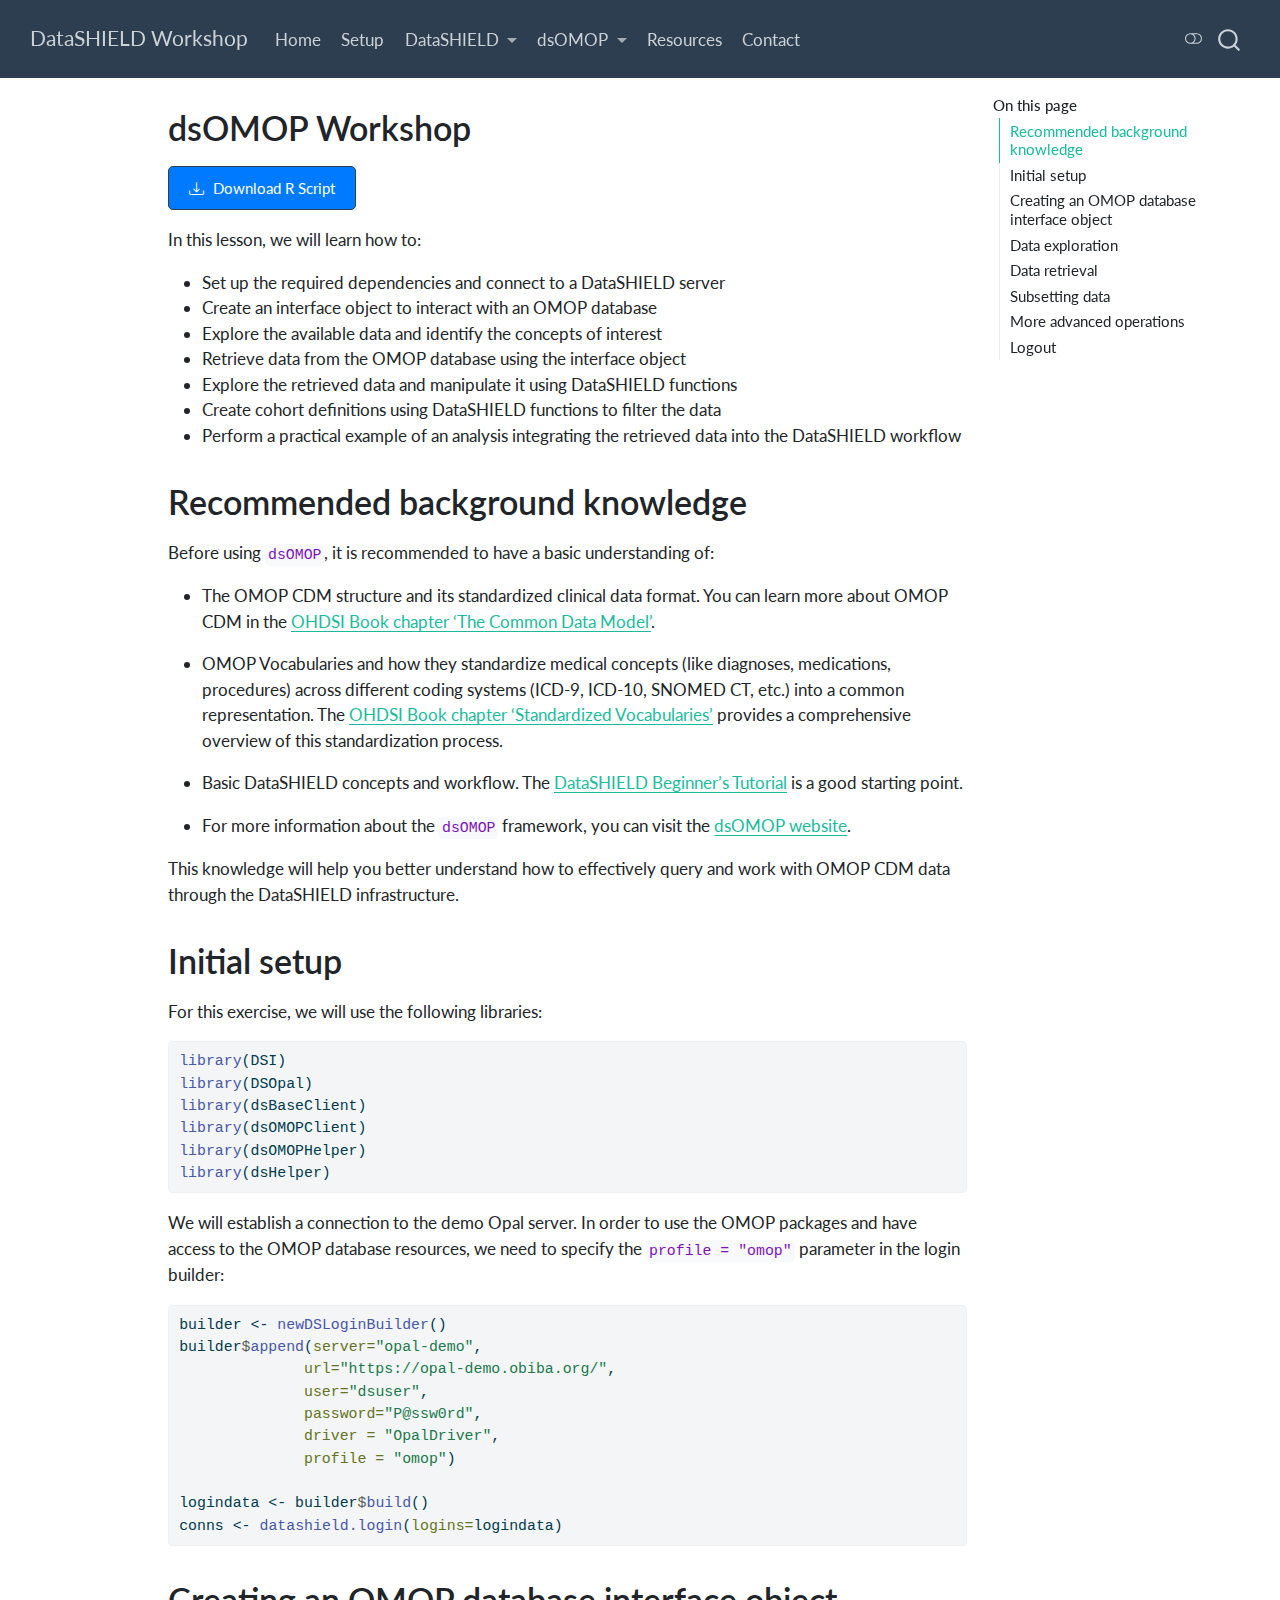
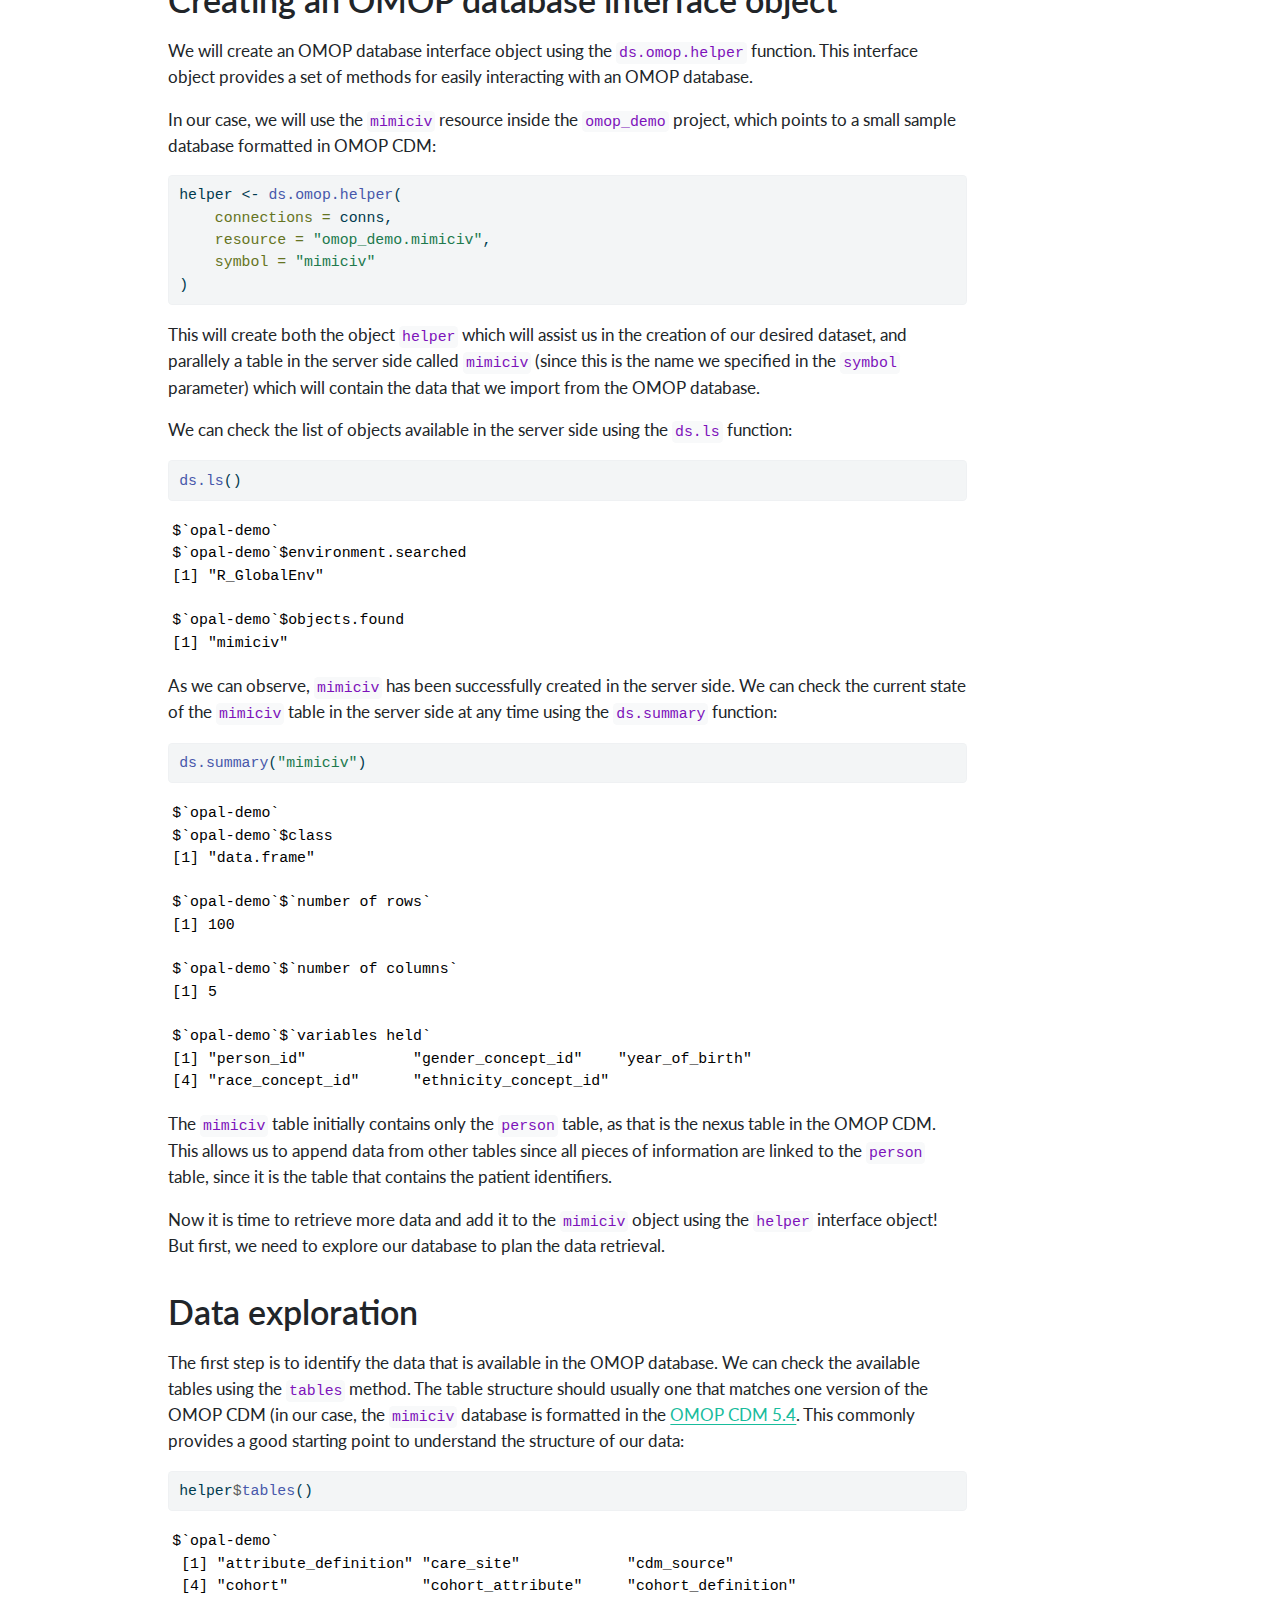
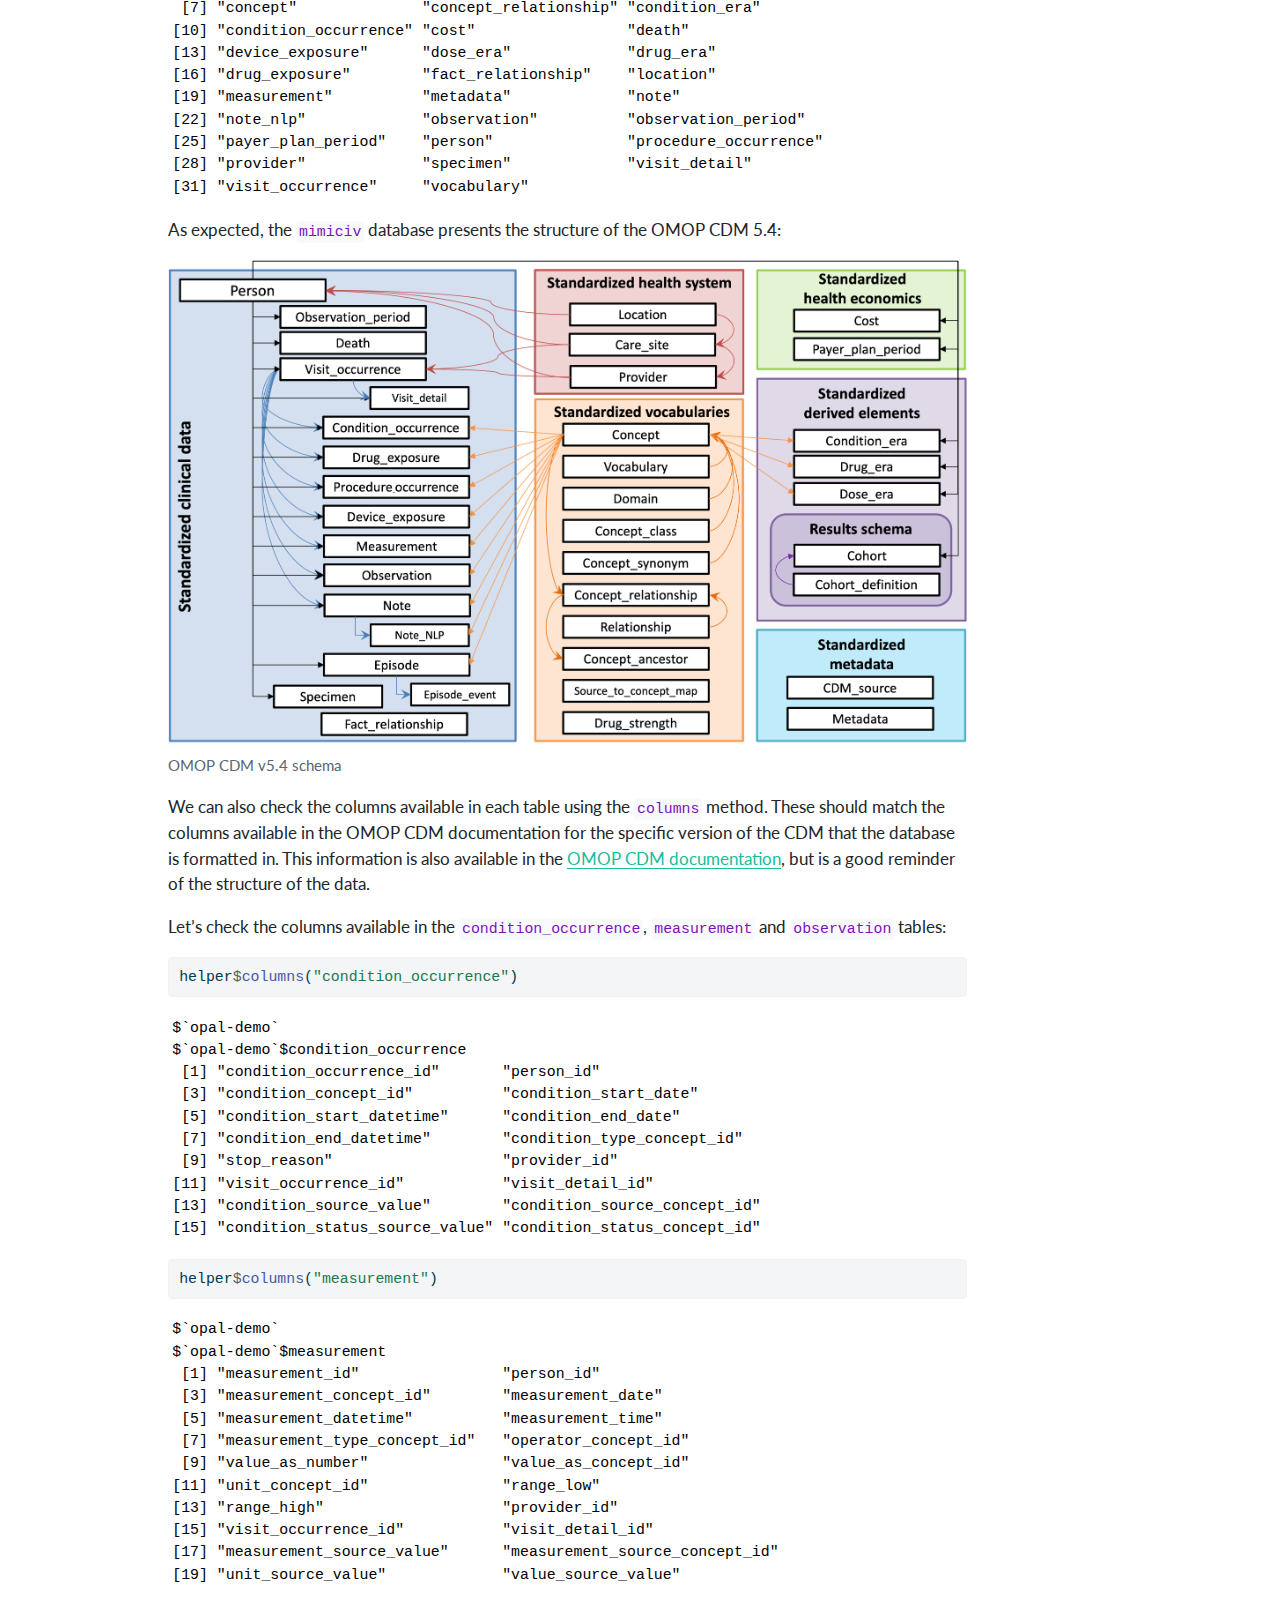
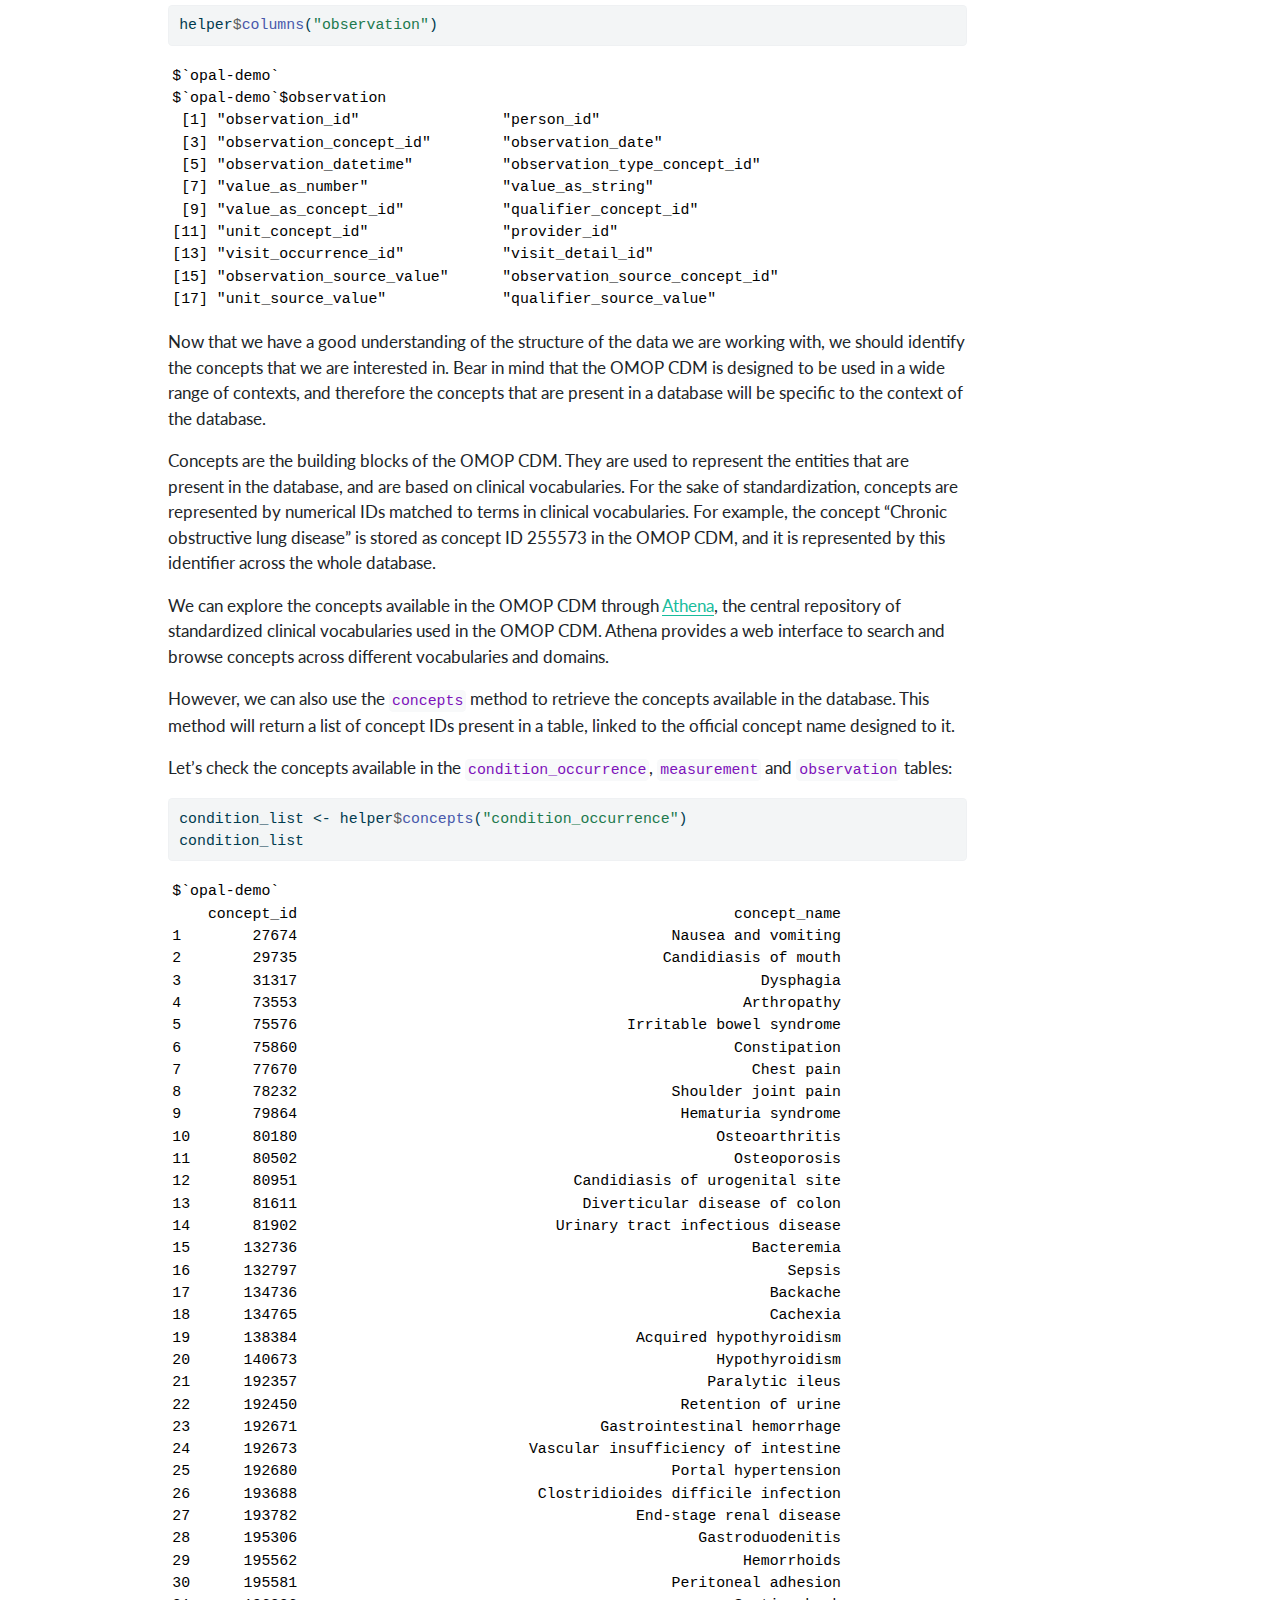
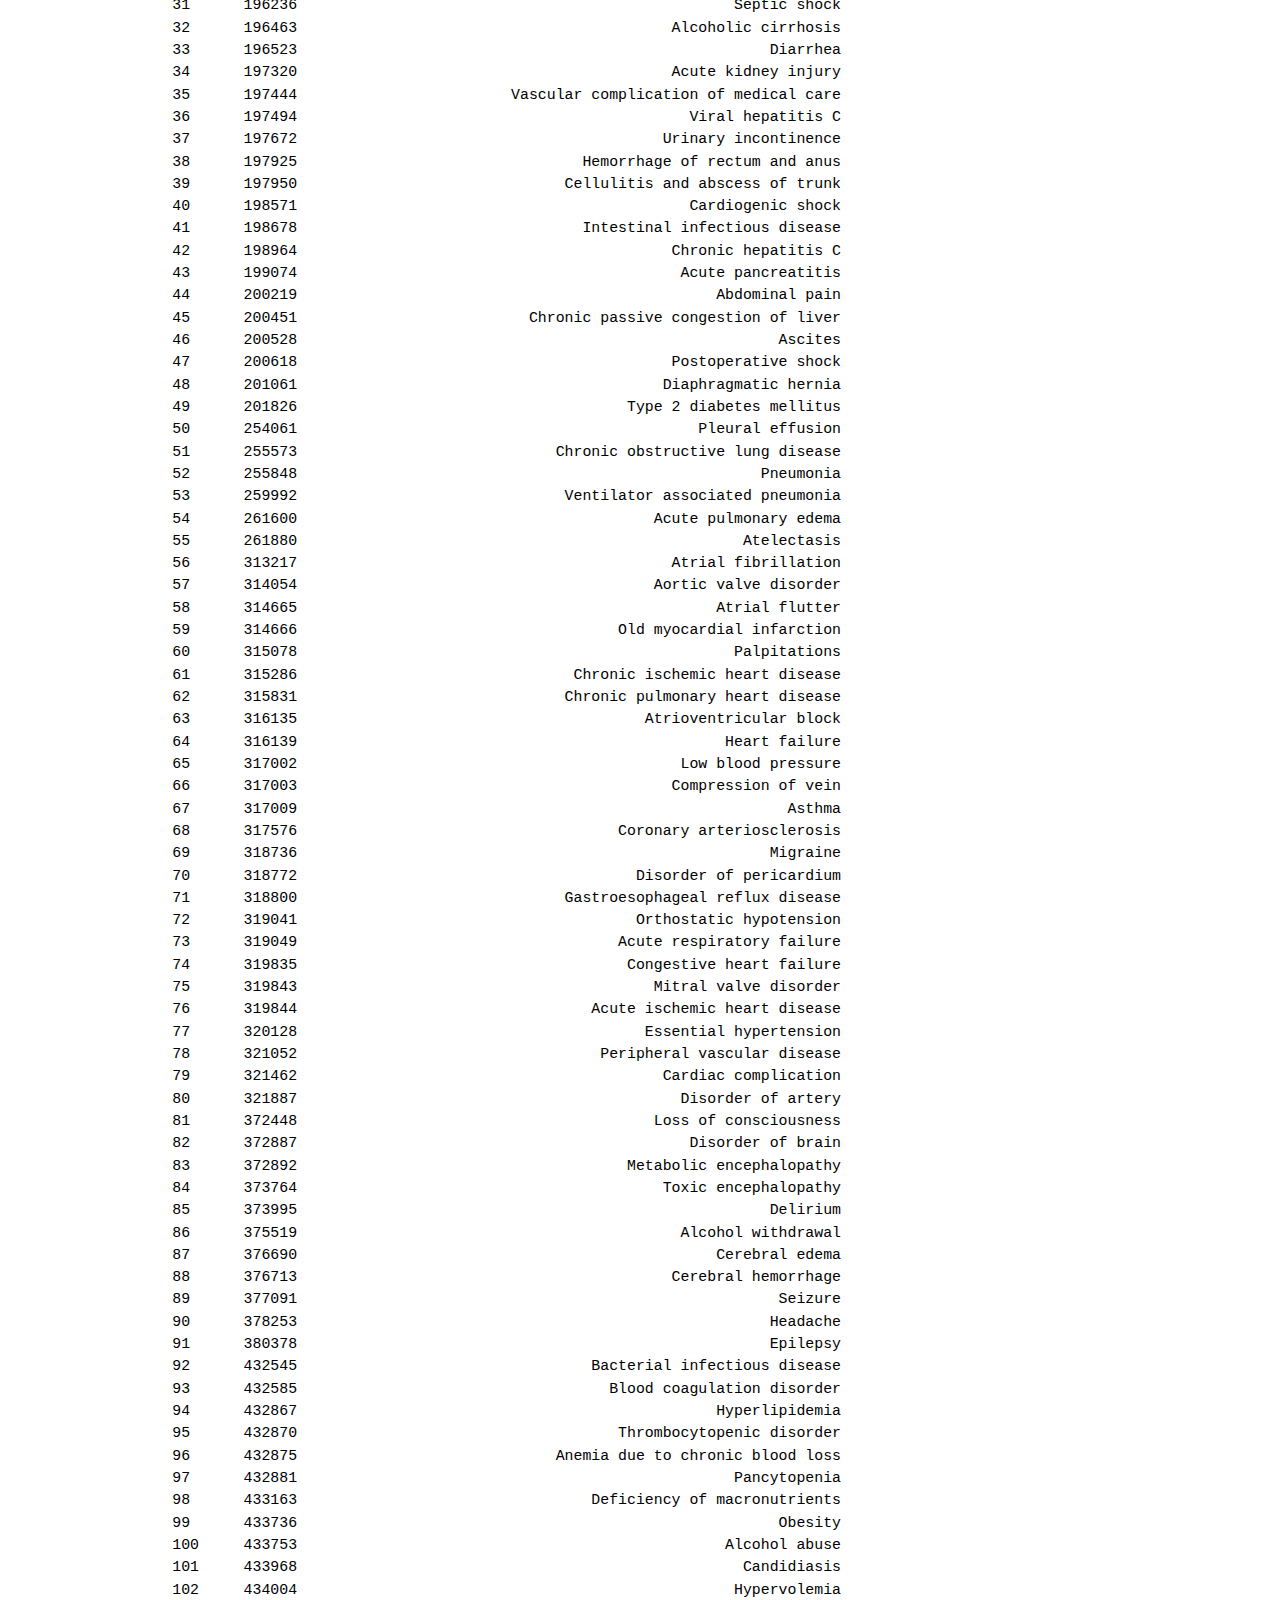
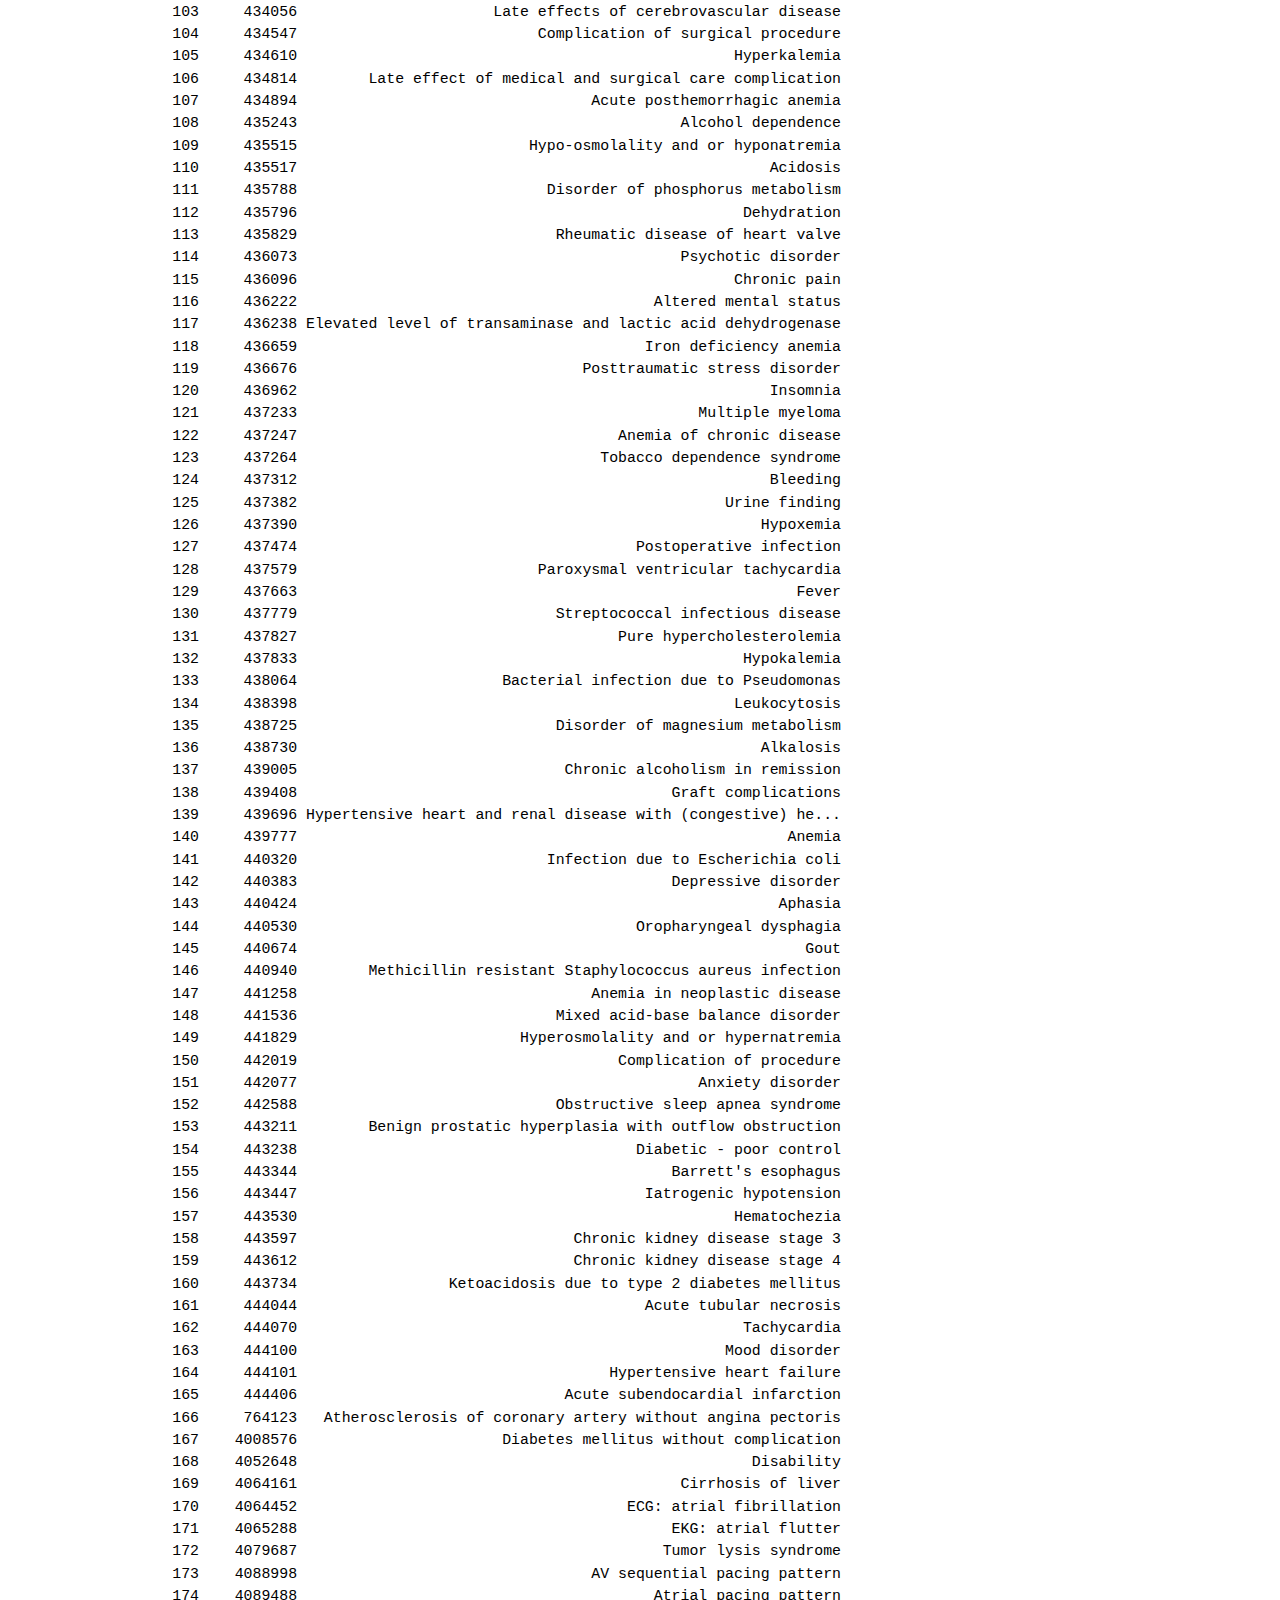
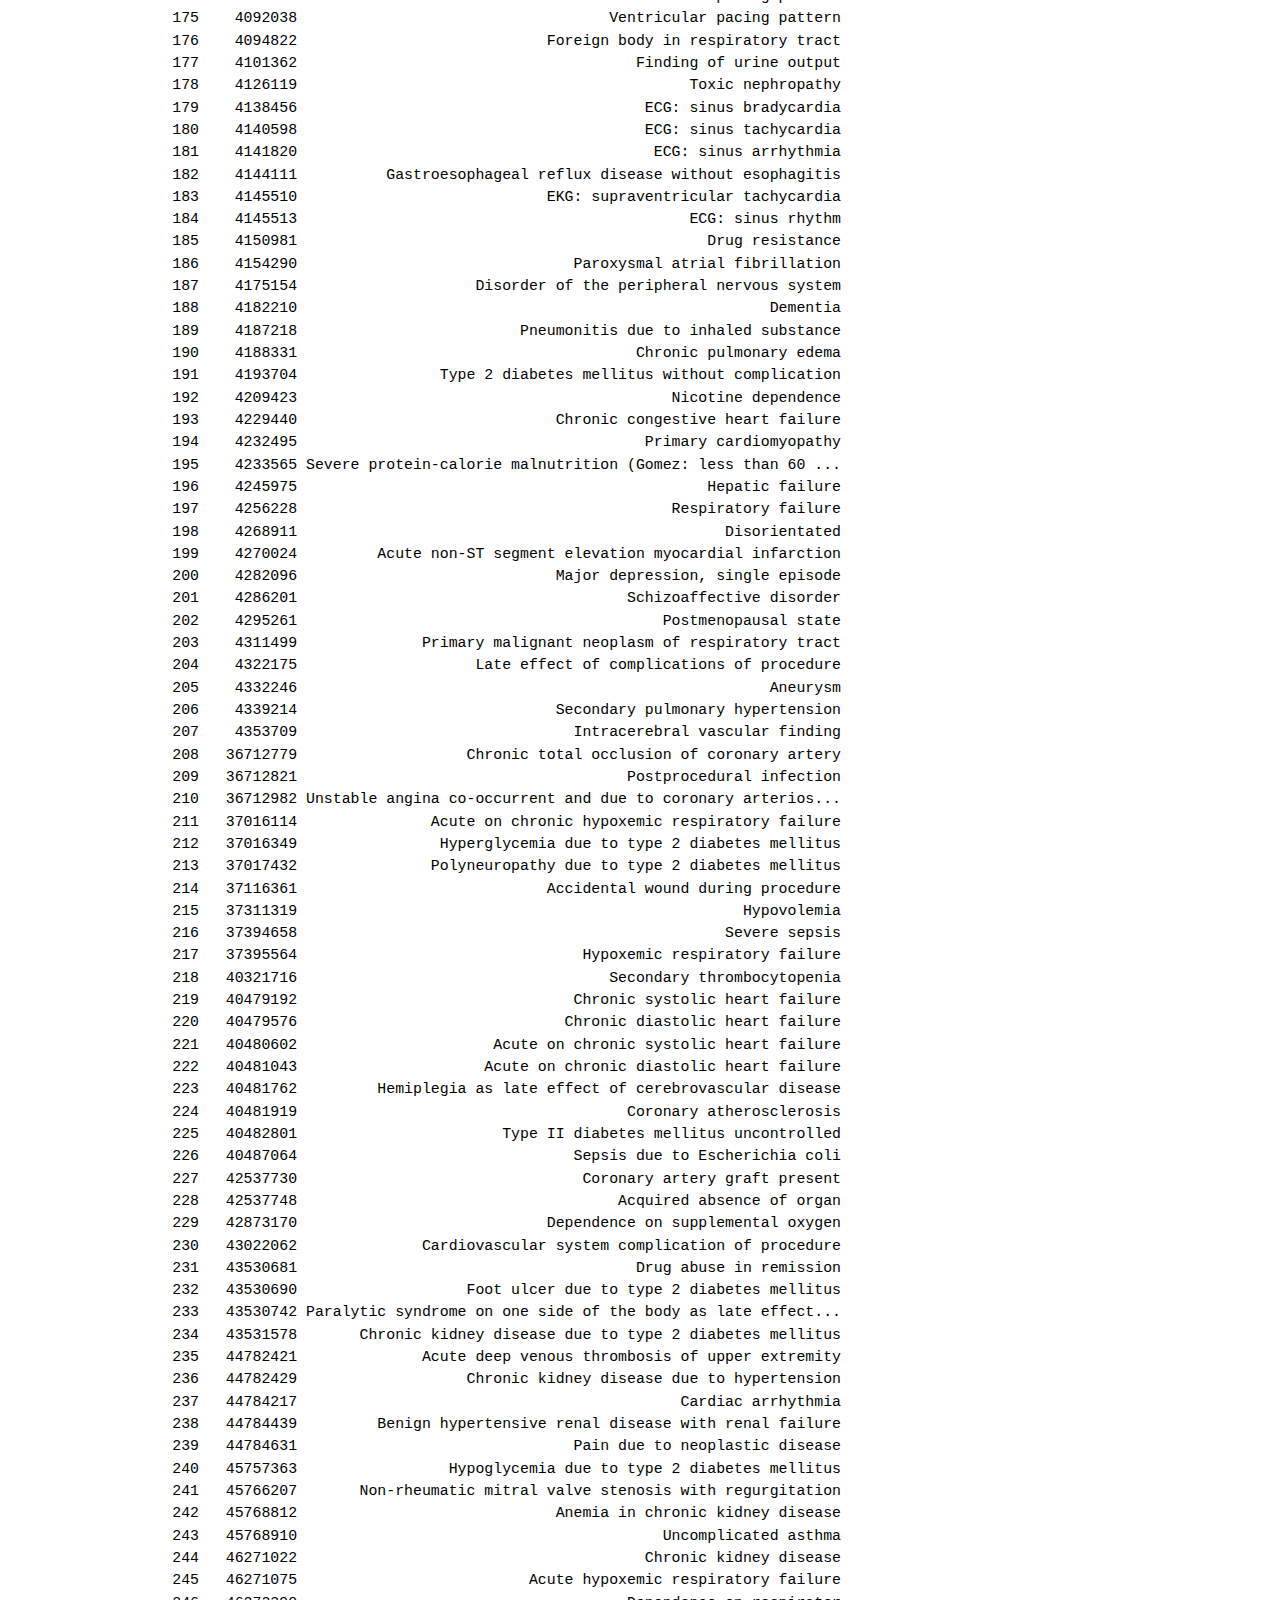
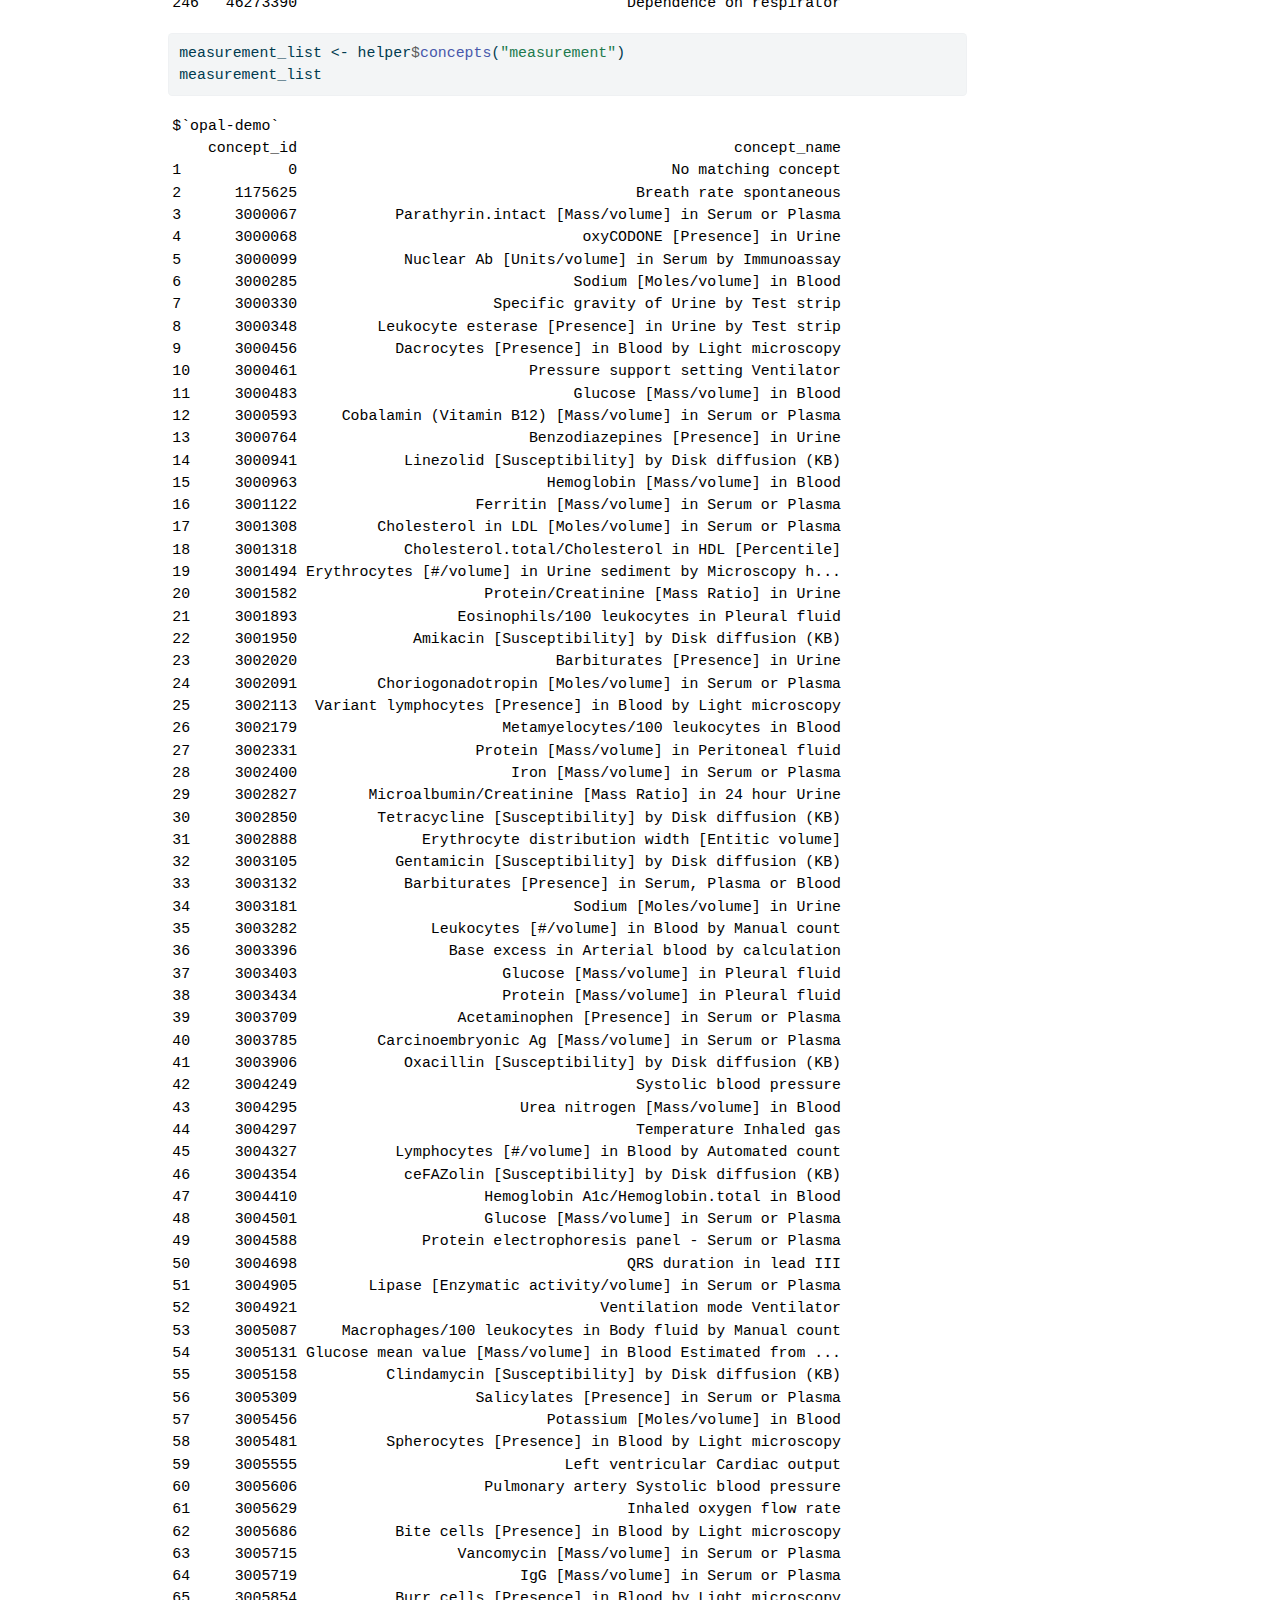
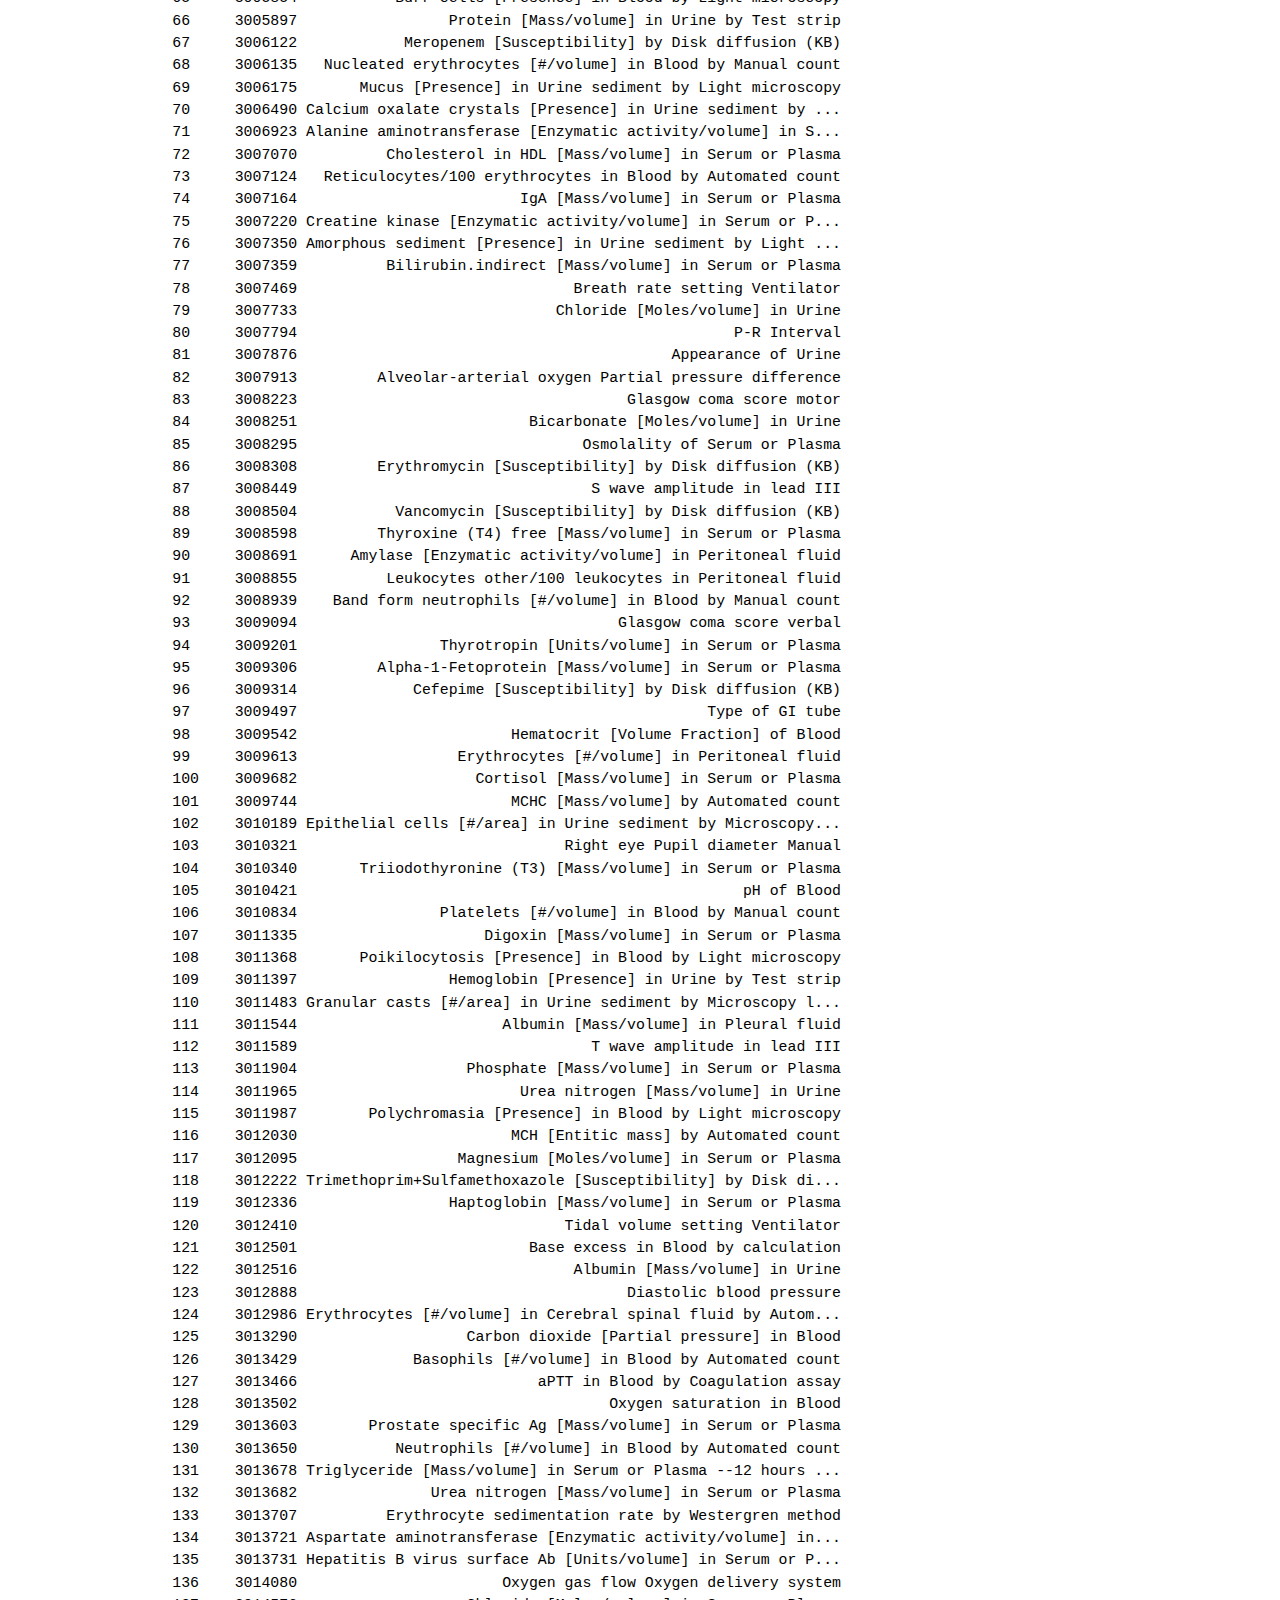
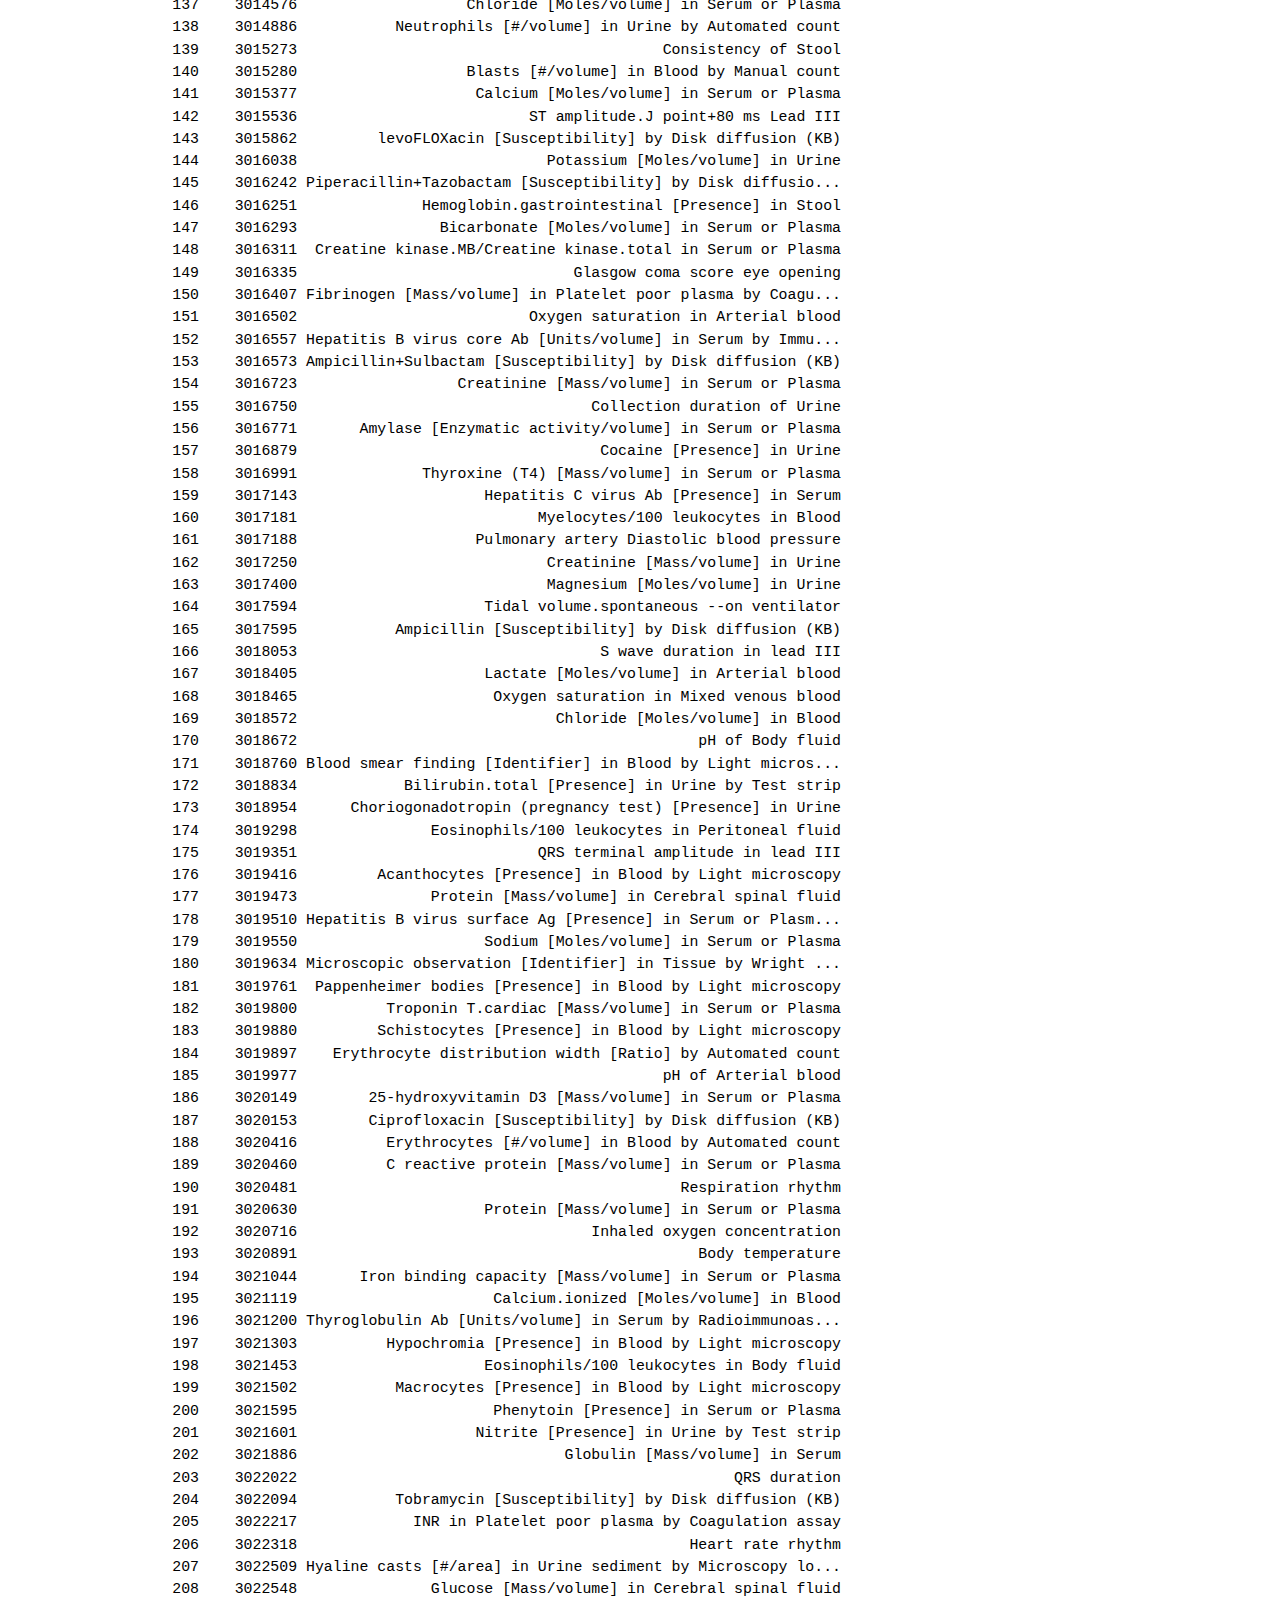
<file: docs/dsomop.html>
<!DOCTYPE html>
<html xmlns="http://www.w3.org/1999/xhtml" lang="en" xml:lang="en"><head>

<meta charset="utf-8">
<meta name="generator" content="quarto-1.7.31">

<meta name="viewport" content="width=device-width, initial-scale=1.0, user-scalable=yes">


<title>dsOMOP Workshop – DataSHIELD Workshop</title>
<style>
code{white-space: pre-wrap;}
span.smallcaps{font-variant: small-caps;}
div.columns{display: flex; gap: min(4vw, 1.5em);}
div.column{flex: auto; overflow-x: auto;}
div.hanging-indent{margin-left: 1.5em; text-indent: -1.5em;}
ul.task-list{list-style: none;}
ul.task-list li input[type="checkbox"] {
  width: 0.8em;
  margin: 0 0.8em 0.2em -1em; /* quarto-specific, see https://github.com/quarto-dev/quarto-cli/issues/4556 */ 
  vertical-align: middle;
}
/* CSS for syntax highlighting */
html { -webkit-text-size-adjust: 100%; }
pre > code.sourceCode { white-space: pre; position: relative; }
pre > code.sourceCode > span { display: inline-block; line-height: 1.25; }
pre > code.sourceCode > span:empty { height: 1.2em; }
.sourceCode { overflow: visible; }
code.sourceCode > span { color: inherit; text-decoration: inherit; }
div.sourceCode { margin: 1em 0; }
pre.sourceCode { margin: 0; }
@media screen {
div.sourceCode { overflow: auto; }
}
@media print {
pre > code.sourceCode { white-space: pre-wrap; }
pre > code.sourceCode > span { text-indent: -5em; padding-left: 5em; }
}
pre.numberSource code
  { counter-reset: source-line 0; }
pre.numberSource code > span
  { position: relative; left: -4em; counter-increment: source-line; }
pre.numberSource code > span > a:first-child::before
  { content: counter(source-line);
    position: relative; left: -1em; text-align: right; vertical-align: baseline;
    border: none; display: inline-block;
    -webkit-touch-callout: none; -webkit-user-select: none;
    -khtml-user-select: none; -moz-user-select: none;
    -ms-user-select: none; user-select: none;
    padding: 0 4px; width: 4em;
  }
pre.numberSource { margin-left: 3em;  padding-left: 4px; }
div.sourceCode
  {   }
@media screen {
pre > code.sourceCode > span > a:first-child::before { text-decoration: underline; }
}
</style>


<script src="site_libs/quarto-nav/quarto-nav.js"></script>
<script src="site_libs/quarto-nav/headroom.min.js"></script>
<script src="site_libs/clipboard/clipboard.min.js"></script>
<script src="site_libs/quarto-search/autocomplete.umd.js"></script>
<script src="site_libs/quarto-search/fuse.min.js"></script>
<script src="site_libs/quarto-search/quarto-search.js"></script>
<meta name="quarto:offset" content="./">
<script src="site_libs/quarto-html/quarto.js" type="module"></script>
<script src="site_libs/quarto-html/tabsets/tabsets.js" type="module"></script>
<script src="site_libs/quarto-html/popper.min.js"></script>
<script src="site_libs/quarto-html/tippy.umd.min.js"></script>
<script src="site_libs/quarto-html/anchor.min.js"></script>
<link href="site_libs/quarto-html/tippy.css" rel="stylesheet">
<link href="site_libs/quarto-html/quarto-syntax-highlighting-e1a5c8363afafaef2c763b6775fbf3ca.css" rel="stylesheet" class="quarto-color-scheme" id="quarto-text-highlighting-styles">
<link href="site_libs/quarto-html/quarto-syntax-highlighting-dark-8ef56b68f8fa1e9d2ba328e99e439f80.css" rel="stylesheet" class="quarto-color-scheme quarto-color-alternate" id="quarto-text-highlighting-styles">
<link href="site_libs/quarto-html/quarto-syntax-highlighting-e1a5c8363afafaef2c763b6775fbf3ca.css" rel="stylesheet" class="quarto-color-scheme-extra" id="quarto-text-highlighting-styles">
<script src="site_libs/bootstrap/bootstrap.min.js"></script>
<link href="site_libs/bootstrap/bootstrap-icons.css" rel="stylesheet">
<link href="site_libs/bootstrap/bootstrap-b515dea5baab39ffcfcd4bae179e3bdb.min.css" rel="stylesheet" append-hash="true" class="quarto-color-scheme" id="quarto-bootstrap" data-mode="light">
<link href="site_libs/bootstrap/bootstrap-dark-195886546b2eb1f67ede645fd062ce19.min.css" rel="stylesheet" append-hash="true" class="quarto-color-scheme quarto-color-alternate" id="quarto-bootstrap" data-mode="dark">
<link href="site_libs/bootstrap/bootstrap-b515dea5baab39ffcfcd4bae179e3bdb.min.css" rel="stylesheet" append-hash="true" class="quarto-color-scheme-extra" id="quarto-bootstrap" data-mode="light">
<script id="quarto-search-options" type="application/json">{
  "location": "navbar",
  "copy-button": false,
  "collapse-after": 3,
  "panel-placement": "end",
  "type": "overlay",
  "limit": 50,
  "keyboard-shortcut": [
    "f",
    "/",
    "s"
  ],
  "show-item-context": false,
  "language": {
    "search-no-results-text": "No results",
    "search-matching-documents-text": "matching documents",
    "search-copy-link-title": "Copy link to search",
    "search-hide-matches-text": "Hide additional matches",
    "search-more-match-text": "more match in this document",
    "search-more-matches-text": "more matches in this document",
    "search-clear-button-title": "Clear",
    "search-text-placeholder": "",
    "search-detached-cancel-button-title": "Cancel",
    "search-submit-button-title": "Submit",
    "search-label": "Search"
  }
}</script>


<link rel="stylesheet" href="styles.css">
</head>

<body class="nav-fixed quarto-light"><script id="quarto-html-before-body" type="application/javascript">
    const toggleBodyColorMode = (bsSheetEl) => {
      const mode = bsSheetEl.getAttribute("data-mode");
      const bodyEl = window.document.querySelector("body");
      if (mode === "dark") {
        bodyEl.classList.add("quarto-dark");
        bodyEl.classList.remove("quarto-light");
      } else {
        bodyEl.classList.add("quarto-light");
        bodyEl.classList.remove("quarto-dark");
      }
    }
    const toggleBodyColorPrimary = () => {
      const bsSheetEl = window.document.querySelector("link#quarto-bootstrap:not([rel=disabled-stylesheet])");
      if (bsSheetEl) {
        toggleBodyColorMode(bsSheetEl);
      }
    }
    const setColorSchemeToggle = (alternate) => {
      const toggles = window.document.querySelectorAll('.quarto-color-scheme-toggle');
      for (let i=0; i < toggles.length; i++) {
        const toggle = toggles[i];
        if (toggle) {
          if (alternate) {
            toggle.classList.add("alternate");
          } else {
            toggle.classList.remove("alternate");
          }
        }
      }
    };
    const toggleColorMode = (alternate) => {
      // Switch the stylesheets
      const primaryStylesheets = window.document.querySelectorAll('link.quarto-color-scheme:not(.quarto-color-alternate)');
      const alternateStylesheets = window.document.querySelectorAll('link.quarto-color-scheme.quarto-color-alternate');
      manageTransitions('#quarto-margin-sidebar .nav-link', false);
      if (alternate) {
        // note: dark is layered on light, we don't disable primary!
        enableStylesheet(alternateStylesheets);
        for (const sheetNode of alternateStylesheets) {
          if (sheetNode.id === "quarto-bootstrap") {
            toggleBodyColorMode(sheetNode);
          }
        }
      } else {
        disableStylesheet(alternateStylesheets);
        enableStylesheet(primaryStylesheets)
        toggleBodyColorPrimary();
      }
      manageTransitions('#quarto-margin-sidebar .nav-link', true);
      // Switch the toggles
      setColorSchemeToggle(alternate)
      // Hack to workaround the fact that safari doesn't
      // properly recolor the scrollbar when toggling (#1455)
      if (navigator.userAgent.indexOf('Safari') > 0 && navigator.userAgent.indexOf('Chrome') == -1) {
        manageTransitions("body", false);
        window.scrollTo(0, 1);
        setTimeout(() => {
          window.scrollTo(0, 0);
          manageTransitions("body", true);
        }, 40);
      }
    }
    const disableStylesheet = (stylesheets) => {
      for (let i=0; i < stylesheets.length; i++) {
        const stylesheet = stylesheets[i];
        stylesheet.rel = 'disabled-stylesheet';
      }
    }
    const enableStylesheet = (stylesheets) => {
      for (let i=0; i < stylesheets.length; i++) {
        const stylesheet = stylesheets[i];
        if(stylesheet.rel !== 'stylesheet') { // for Chrome, which will still FOUC without this check
          stylesheet.rel = 'stylesheet';
        }
      }
    }
    const manageTransitions = (selector, allowTransitions) => {
      const els = window.document.querySelectorAll(selector);
      for (let i=0; i < els.length; i++) {
        const el = els[i];
        if (allowTransitions) {
          el.classList.remove('notransition');
        } else {
          el.classList.add('notransition');
        }
      }
    }
    const isFileUrl = () => {
      return window.location.protocol === 'file:';
    }
    const hasAlternateSentinel = () => {
      let styleSentinel = getColorSchemeSentinel();
      if (styleSentinel !== null) {
        return styleSentinel === "alternate";
      } else {
        return false;
      }
    }
    const setStyleSentinel = (alternate) => {
      const value = alternate ? "alternate" : "default";
      if (!isFileUrl()) {
        window.localStorage.setItem("quarto-color-scheme", value);
      } else {
        localAlternateSentinel = value;
      }
    }
    const getColorSchemeSentinel = () => {
      if (!isFileUrl()) {
        const storageValue = window.localStorage.getItem("quarto-color-scheme");
        return storageValue != null ? storageValue : localAlternateSentinel;
      } else {
        return localAlternateSentinel;
      }
    }
    const toggleGiscusIfUsed = (isAlternate, darkModeDefault) => {
      const baseTheme = document.querySelector('#giscus-base-theme')?.value ?? 'light';
      const alternateTheme = document.querySelector('#giscus-alt-theme')?.value ?? 'dark';
      let newTheme = '';
      if(authorPrefersDark) {
        newTheme = isAlternate ? baseTheme : alternateTheme;
      } else {
        newTheme = isAlternate ? alternateTheme : baseTheme;
      }
      const changeGiscusTheme = () => {
        // From: https://github.com/giscus/giscus/issues/336
        const sendMessage = (message) => {
          const iframe = document.querySelector('iframe.giscus-frame');
          if (!iframe) return;
          iframe.contentWindow.postMessage({ giscus: message }, 'https://giscus.app');
        }
        sendMessage({
          setConfig: {
            theme: newTheme
          }
        });
      }
      const isGiscussLoaded = window.document.querySelector('iframe.giscus-frame') !== null;
      if (isGiscussLoaded) {
        changeGiscusTheme();
      }
    };
    const authorPrefersDark = false;
    const darkModeDefault = authorPrefersDark;
      document.querySelector('link#quarto-text-highlighting-styles.quarto-color-scheme-extra').rel = 'disabled-stylesheet';
      document.querySelector('link#quarto-bootstrap.quarto-color-scheme-extra').rel = 'disabled-stylesheet';
    let localAlternateSentinel = darkModeDefault ? 'alternate' : 'default';
    // Dark / light mode switch
    window.quartoToggleColorScheme = () => {
      // Read the current dark / light value
      let toAlternate = !hasAlternateSentinel();
      toggleColorMode(toAlternate);
      setStyleSentinel(toAlternate);
      toggleGiscusIfUsed(toAlternate, darkModeDefault);
      window.dispatchEvent(new Event('resize'));
    };
    // Switch to dark mode if need be
    if (hasAlternateSentinel()) {
      toggleColorMode(true);
    } else {
      toggleColorMode(false);
    }
  </script>

<div id="quarto-search-results"></div>
  <header id="quarto-header" class="headroom fixed-top">
    <nav class="navbar navbar-expand-lg " data-bs-theme="dark">
      <div class="navbar-container container-fluid">
      <div class="navbar-brand-container mx-auto">
    <a class="navbar-brand" href="./index.html">
    <span class="navbar-title">DataSHIELD Workshop</span>
    </a>
  </div>
            <div id="quarto-search" class="" title="Search"></div>
          <button class="navbar-toggler" type="button" data-bs-toggle="collapse" data-bs-target="#navbarCollapse" aria-controls="navbarCollapse" role="menu" aria-expanded="false" aria-label="Toggle navigation" onclick="if (window.quartoToggleHeadroom) { window.quartoToggleHeadroom(); }">
  <span class="navbar-toggler-icon"></span>
</button>
          <div class="collapse navbar-collapse" id="navbarCollapse">
            <ul class="navbar-nav navbar-nav-scroll me-auto">
  <li class="nav-item">
    <a class="nav-link" href="./index.html"> 
<span class="menu-text">Home</span></a>
  </li>  
  <li class="nav-item">
    <a class="nav-link" href="./setup.html"> 
<span class="menu-text">Setup</span></a>
  </li>  
  <li class="nav-item dropdown ">
    <a class="nav-link dropdown-toggle" href="#" id="nav-menu-datashield" role="link" data-bs-toggle="dropdown" aria-expanded="false">
 <span class="menu-text">DataSHIELD</span>
    </a>
    <ul class="dropdown-menu" aria-labelledby="nav-menu-datashield">    
        <li>
    <a class="dropdown-item" href="./datashield_slides.html">
 <span class="dropdown-text">Slides</span></a>
  </li>  
        <li>
    <a class="dropdown-item" href="./datashield_tables.html">
 <span class="dropdown-text">Working with Tables</span></a>
  </li>  
        <li>
    <a class="dropdown-item" href="./datashield_resources.html">
 <span class="dropdown-text">Working with Resources</span></a>
  </li>  
    </ul>
  </li>
  <li class="nav-item dropdown ">
    <a class="nav-link dropdown-toggle" href="#" id="nav-menu-dsomop" role="link" data-bs-toggle="dropdown" aria-expanded="false">
 <span class="menu-text">dsOMOP</span>
    </a>
    <ul class="dropdown-menu" aria-labelledby="nav-menu-dsomop">    
        <li>
    <a class="dropdown-item" href="./dsomop_slides.html">
 <span class="dropdown-text">Slides</span></a>
  </li>  
        <li>
    <a class="dropdown-item" href="./dsomop.html">
 <span class="dropdown-text">Practical Exercise</span></a>
  </li>  
    </ul>
  </li>
  <li class="nav-item">
    <a class="nav-link" href="./resources.html"> 
<span class="menu-text">Resources</span></a>
  </li>  
  <li class="nav-item">
    <a class="nav-link" href="./contact.html"> 
<span class="menu-text">Contact</span></a>
  </li>  
</ul>
          </div> <!-- /navcollapse -->
            <div class="quarto-navbar-tools">
  <a href="" class="quarto-color-scheme-toggle quarto-navigation-tool  px-1" onclick="window.quartoToggleColorScheme(); return false;" title="Toggle dark mode"><i class="bi"></i></a>
</div>
      </div> <!-- /container-fluid -->
    </nav>
</header>
<!-- content -->
<div id="quarto-content" class="quarto-container page-columns page-rows-contents page-layout-article page-navbar">
<!-- sidebar -->
<!-- margin-sidebar -->
    <div id="quarto-margin-sidebar" class="sidebar margin-sidebar">
        <nav id="TOC" role="doc-toc" class="toc-active">
    <h2 id="toc-title">On this page</h2>
   
  <ul>
  <li><a href="#recommended-background-knowledge" id="toc-recommended-background-knowledge" class="nav-link active" data-scroll-target="#recommended-background-knowledge">Recommended background knowledge</a></li>
  <li><a href="#initial-setup" id="toc-initial-setup" class="nav-link" data-scroll-target="#initial-setup">Initial setup</a></li>
  <li><a href="#creating-an-omop-database-interface-object" id="toc-creating-an-omop-database-interface-object" class="nav-link" data-scroll-target="#creating-an-omop-database-interface-object">Creating an OMOP database interface object</a></li>
  <li><a href="#data-exploration" id="toc-data-exploration" class="nav-link" data-scroll-target="#data-exploration">Data exploration</a></li>
  <li><a href="#data-retrieval" id="toc-data-retrieval" class="nav-link" data-scroll-target="#data-retrieval">Data retrieval</a></li>
  <li><a href="#subsetting-data" id="toc-subsetting-data" class="nav-link" data-scroll-target="#subsetting-data">Subsetting data</a></li>
  <li><a href="#more-advanced-operations" id="toc-more-advanced-operations" class="nav-link" data-scroll-target="#more-advanced-operations">More advanced operations</a></li>
  <li><a href="#logout" id="toc-logout" class="nav-link" data-scroll-target="#logout">Logout</a></li>
  </ul>
</nav>
    </div>
<!-- main -->
<main class="content" id="quarto-document-content">


<header id="title-block-header" class="quarto-title-block default">
<div class="quarto-title">
<h1 class="title">dsOMOP Workshop</h1>
</div>



<div class="quarto-title-meta">

    
  
    
  </div>
  


</header>


<p><a href="https://github.com/isglobal-brge/workshop_datashield/raw/main/dsomop.R" class="btn btn-primary btn-sm" download=""> <i class="bi bi-download"></i> Download R Script </a></p>
<p>In this lesson, we will learn how to:</p>
<ul>
<li>Set up the required dependencies and connect to a DataSHIELD server</li>
<li>Create an interface object to interact with an OMOP database</li>
<li>Explore the available data and identify the concepts of interest</li>
<li>Retrieve data from the OMOP database using the interface object</li>
<li>Explore the retrieved data and manipulate it using DataSHIELD functions</li>
<li>Create cohort definitions using DataSHIELD functions to filter the data</li>
<li>Perform a practical example of an analysis integrating the retrieved data into the DataSHIELD workflow</li>
</ul>
<section id="recommended-background-knowledge" class="level1">
<h1>Recommended background knowledge</h1>
<p>Before using <code>dsOMOP</code>, it is recommended to have a basic understanding of:</p>
<ul>
<li><p>The OMOP CDM structure and its standardized clinical data format. You can learn more about OMOP CDM in the <a href="https://ohdsi.github.io/TheBookOfOhdsi/CommonDataModel.html">OHDSI Book chapter ‘The Common Data Model’</a>.</p></li>
<li><p>OMOP Vocabularies and how they standardize medical concepts (like diagnoses, medications, procedures) across different coding systems (ICD-9, ICD-10, SNOMED CT, etc.) into a common representation. The <a href="https://ohdsi.github.io/TheBookOfOhdsi/StandardizedVocabularies.html">OHDSI Book chapter ‘Standardized Vocabularies’</a> provides a comprehensive overview of this standardization process.</p></li>
<li><p>Basic DataSHIELD concepts and workflow. The <a href="https://data2knowledge.atlassian.net/wiki/spaces/DSDEV/pages/931069953/Beginners+Tutorial+DataSHIELD+v6.1">DataSHIELD Beginner’s Tutorial</a> is a good starting point.</p></li>
<li><p>For more information about the <code>dsOMOP</code> framework, you can visit the <a href="https://isglobal-brge.github.io/dsOMOP/">dsOMOP website</a>.</p></li>
</ul>
<p>This knowledge will help you better understand how to effectively query and work with OMOP CDM data through the DataSHIELD infrastructure.</p>
</section>
<section id="initial-setup" class="level1">
<h1>Initial setup</h1>
<p>For this exercise, we will use the following libraries:</p>
<div class="cell">
<div class="sourceCode cell-code" id="cb1"><pre class="sourceCode r"><code class="sourceCode r"><span id="cb1-1"><a href="#cb1-1" aria-hidden="true" tabindex="-1"></a><span class="fu">library</span>(DSI)</span>
<span id="cb1-2"><a href="#cb1-2" aria-hidden="true" tabindex="-1"></a><span class="fu">library</span>(DSOpal)</span>
<span id="cb1-3"><a href="#cb1-3" aria-hidden="true" tabindex="-1"></a><span class="fu">library</span>(dsBaseClient)</span>
<span id="cb1-4"><a href="#cb1-4" aria-hidden="true" tabindex="-1"></a><span class="fu">library</span>(dsOMOPClient)</span>
<span id="cb1-5"><a href="#cb1-5" aria-hidden="true" tabindex="-1"></a><span class="fu">library</span>(dsOMOPHelper)</span>
<span id="cb1-6"><a href="#cb1-6" aria-hidden="true" tabindex="-1"></a><span class="fu">library</span>(dsHelper)</span></code></pre></div>
</div>
<p>We will establish a connection to the demo Opal server. In order to use the OMOP packages and have access to the OMOP database resources, we need to specify the <code>profile = "omop"</code> parameter in the login builder:</p>
<div class="cell">
<div class="sourceCode cell-code" id="cb2"><pre class="sourceCode r"><code class="sourceCode r"><span id="cb2-1"><a href="#cb2-1" aria-hidden="true" tabindex="-1"></a>builder <span class="ot">&lt;-</span> <span class="fu">newDSLoginBuilder</span>()</span>
<span id="cb2-2"><a href="#cb2-2" aria-hidden="true" tabindex="-1"></a>builder<span class="sc">$</span><span class="fu">append</span>(<span class="at">server=</span><span class="st">"opal-demo"</span>,</span>
<span id="cb2-3"><a href="#cb2-3" aria-hidden="true" tabindex="-1"></a>              <span class="at">url=</span><span class="st">"https://opal-demo.obiba.org/"</span>,</span>
<span id="cb2-4"><a href="#cb2-4" aria-hidden="true" tabindex="-1"></a>              <span class="at">user=</span><span class="st">"dsuser"</span>,</span>
<span id="cb2-5"><a href="#cb2-5" aria-hidden="true" tabindex="-1"></a>              <span class="at">password=</span><span class="st">"P@ssw0rd"</span>,</span>
<span id="cb2-6"><a href="#cb2-6" aria-hidden="true" tabindex="-1"></a>              <span class="at">driver =</span> <span class="st">"OpalDriver"</span>,</span>
<span id="cb2-7"><a href="#cb2-7" aria-hidden="true" tabindex="-1"></a>              <span class="at">profile =</span> <span class="st">"omop"</span>)</span>
<span id="cb2-8"><a href="#cb2-8" aria-hidden="true" tabindex="-1"></a></span>
<span id="cb2-9"><a href="#cb2-9" aria-hidden="true" tabindex="-1"></a>logindata <span class="ot">&lt;-</span> builder<span class="sc">$</span><span class="fu">build</span>()</span>
<span id="cb2-10"><a href="#cb2-10" aria-hidden="true" tabindex="-1"></a>conns <span class="ot">&lt;-</span> <span class="fu">datashield.login</span>(<span class="at">logins=</span>logindata)</span></code></pre></div>
</div>
</section>
<section id="creating-an-omop-database-interface-object" class="level1">
<h1>Creating an OMOP database interface object</h1>
<p>We will create an OMOP database interface object using the <code>ds.omop.helper</code> function. This interface object provides a set of methods for easily interacting with an OMOP database.</p>
<p>In our case, we will use the <code>mimiciv</code> resource inside the <code>omop_demo</code> project, which points to a small sample database formatted in OMOP CDM:</p>
<div class="cell">
<div class="sourceCode cell-code" id="cb3"><pre class="sourceCode r"><code class="sourceCode r"><span id="cb3-1"><a href="#cb3-1" aria-hidden="true" tabindex="-1"></a>helper <span class="ot">&lt;-</span> <span class="fu">ds.omop.helper</span>(</span>
<span id="cb3-2"><a href="#cb3-2" aria-hidden="true" tabindex="-1"></a>    <span class="at">connections =</span> conns,</span>
<span id="cb3-3"><a href="#cb3-3" aria-hidden="true" tabindex="-1"></a>    <span class="at">resource =</span> <span class="st">"omop_demo.mimiciv"</span>, </span>
<span id="cb3-4"><a href="#cb3-4" aria-hidden="true" tabindex="-1"></a>    <span class="at">symbol =</span> <span class="st">"mimiciv"</span></span>
<span id="cb3-5"><a href="#cb3-5" aria-hidden="true" tabindex="-1"></a>)</span></code></pre></div>
</div>
<p>This will create both the object <code>helper</code> which will assist us in the creation of our desired dataset, and parallely a table in the server side called <code>mimiciv</code> (since this is the name we specified in the <code>symbol</code> parameter) which will contain the data that we import from the OMOP database.</p>
<p>We can check the list of objects available in the server side using the <code>ds.ls</code> function:</p>
<div class="cell">
<div class="sourceCode cell-code" id="cb4"><pre class="sourceCode r"><code class="sourceCode r"><span id="cb4-1"><a href="#cb4-1" aria-hidden="true" tabindex="-1"></a><span class="fu">ds.ls</span>()</span></code></pre></div>
<div class="cell-output cell-output-stdout">
<pre><code>$`opal-demo`
$`opal-demo`$environment.searched
[1] "R_GlobalEnv"

$`opal-demo`$objects.found
[1] "mimiciv"</code></pre>
</div>
</div>
<p>As we can observe, <code>mimiciv</code> has been successfully created in the server side. We can check the current state of the <code>mimiciv</code> table in the server side at any time using the <code>ds.summary</code> function:</p>
<div class="cell">
<div class="sourceCode cell-code" id="cb6"><pre class="sourceCode r"><code class="sourceCode r"><span id="cb6-1"><a href="#cb6-1" aria-hidden="true" tabindex="-1"></a><span class="fu">ds.summary</span>(<span class="st">"mimiciv"</span>)</span></code></pre></div>
<div class="cell-output cell-output-stdout">
<pre><code>$`opal-demo`
$`opal-demo`$class
[1] "data.frame"

$`opal-demo`$`number of rows`
[1] 100

$`opal-demo`$`number of columns`
[1] 5

$`opal-demo`$`variables held`
[1] "person_id"            "gender_concept_id"    "year_of_birth"       
[4] "race_concept_id"      "ethnicity_concept_id"</code></pre>
</div>
</div>
<p>The <code>mimiciv</code> table initially contains only the <code>person</code> table, as that is the nexus table in the OMOP CDM. This allows us to append data from other tables since all pieces of information are linked to the <code>person</code> table, since it is the table that contains the patient identifiers.</p>
<p>Now it is time to retrieve more data and add it to the <code>mimiciv</code> object using the <code>helper</code> interface object! But first, we need to explore our database to plan the data retrieval.</p>
</section>
<section id="data-exploration" class="level1">
<h1>Data exploration</h1>
<p>The first step is to identify the data that is available in the OMOP database. We can check the available tables using the <code>tables</code> method. The table structure should usually one that matches one version of the OMOP CDM (in our case, the <code>mimiciv</code> database is formatted in the <a href="https://ohdsi.github.io/CommonDataModel/cdm54.html">OMOP CDM 5.4</a>. This commonly provides a good starting point to understand the structure of our data:</p>
<div class="cell">
<div class="sourceCode cell-code" id="cb8"><pre class="sourceCode r"><code class="sourceCode r"><span id="cb8-1"><a href="#cb8-1" aria-hidden="true" tabindex="-1"></a>helper<span class="sc">$</span><span class="fu">tables</span>()</span></code></pre></div>
<div class="cell-output cell-output-stdout">
<pre><code>$`opal-demo`
 [1] "attribute_definition" "care_site"            "cdm_source"          
 [4] "cohort"               "cohort_attribute"     "cohort_definition"   
 [7] "concept"              "concept_relationship" "condition_era"       
[10] "condition_occurrence" "cost"                 "death"               
[13] "device_exposure"      "dose_era"             "drug_era"            
[16] "drug_exposure"        "fact_relationship"    "location"            
[19] "measurement"          "metadata"             "note"                
[22] "note_nlp"             "observation"          "observation_period"  
[25] "payer_plan_period"    "person"               "procedure_occurrence"
[28] "provider"             "specimen"             "visit_detail"        
[31] "visit_occurrence"     "vocabulary"          </code></pre>
</div>
</div>
<p>As expected, the <code>mimiciv</code> database presents the structure of the OMOP CDM 5.4:</p>
<div class="quarto-figure quarto-figure-center">
<figure class="figure">
<p><img src="images/cdm54.png" class="img-fluid figure-img"></p>
<figcaption>OMOP CDM v5.4 schema</figcaption>
</figure>
</div>
<p>We can also check the columns available in each table using the <code>columns</code> method. These should match the columns available in the OMOP CDM documentation for the specific version of the CDM that the database is formatted in. This information is also available in the <a href="https://ohdsi.github.io/CommonDataModel/cdm54.html">OMOP CDM documentation</a>, but is a good reminder of the structure of the data.</p>
<p>Let’s check the columns available in the <code>condition_occurrence</code>, <code>measurement</code> and <code>observation</code> tables:</p>
<div class="cell">
<div class="sourceCode cell-code" id="cb10"><pre class="sourceCode r"><code class="sourceCode r"><span id="cb10-1"><a href="#cb10-1" aria-hidden="true" tabindex="-1"></a>helper<span class="sc">$</span><span class="fu">columns</span>(<span class="st">"condition_occurrence"</span>)</span></code></pre></div>
<div class="cell-output cell-output-stdout">
<pre><code>$`opal-demo`
$`opal-demo`$condition_occurrence
 [1] "condition_occurrence_id"       "person_id"                    
 [3] "condition_concept_id"          "condition_start_date"         
 [5] "condition_start_datetime"      "condition_end_date"           
 [7] "condition_end_datetime"        "condition_type_concept_id"    
 [9] "stop_reason"                   "provider_id"                  
[11] "visit_occurrence_id"           "visit_detail_id"              
[13] "condition_source_value"        "condition_source_concept_id"  
[15] "condition_status_source_value" "condition_status_concept_id"  </code></pre>
</div>
</div>
<div class="cell">
<div class="sourceCode cell-code" id="cb12"><pre class="sourceCode r"><code class="sourceCode r"><span id="cb12-1"><a href="#cb12-1" aria-hidden="true" tabindex="-1"></a>helper<span class="sc">$</span><span class="fu">columns</span>(<span class="st">"measurement"</span>)</span></code></pre></div>
<div class="cell-output cell-output-stdout">
<pre><code>$`opal-demo`
$`opal-demo`$measurement
 [1] "measurement_id"                "person_id"                    
 [3] "measurement_concept_id"        "measurement_date"             
 [5] "measurement_datetime"          "measurement_time"             
 [7] "measurement_type_concept_id"   "operator_concept_id"          
 [9] "value_as_number"               "value_as_concept_id"          
[11] "unit_concept_id"               "range_low"                    
[13] "range_high"                    "provider_id"                  
[15] "visit_occurrence_id"           "visit_detail_id"              
[17] "measurement_source_value"      "measurement_source_concept_id"
[19] "unit_source_value"             "value_source_value"           </code></pre>
</div>
</div>
<div class="cell">
<div class="sourceCode cell-code" id="cb14"><pre class="sourceCode r"><code class="sourceCode r"><span id="cb14-1"><a href="#cb14-1" aria-hidden="true" tabindex="-1"></a>helper<span class="sc">$</span><span class="fu">columns</span>(<span class="st">"observation"</span>)</span></code></pre></div>
<div class="cell-output cell-output-stdout">
<pre><code>$`opal-demo`
$`opal-demo`$observation
 [1] "observation_id"                "person_id"                    
 [3] "observation_concept_id"        "observation_date"             
 [5] "observation_datetime"          "observation_type_concept_id"  
 [7] "value_as_number"               "value_as_string"              
 [9] "value_as_concept_id"           "qualifier_concept_id"         
[11] "unit_concept_id"               "provider_id"                  
[13] "visit_occurrence_id"           "visit_detail_id"              
[15] "observation_source_value"      "observation_source_concept_id"
[17] "unit_source_value"             "qualifier_source_value"       </code></pre>
</div>
</div>
<p>Now that we have a good understanding of the structure of the data we are working with, we should identify the concepts that we are interested in. Bear in mind that the OMOP CDM is designed to be used in a wide range of contexts, and therefore the concepts that are present in a database will be specific to the context of the database.</p>
<p>Concepts are the building blocks of the OMOP CDM. They are used to represent the entities that are present in the database, and are based on clinical vocabularies. For the sake of standardization, concepts are represented by numerical IDs matched to terms in clinical vocabularies. For example, the concept “Chronic obstructive lung disease” is stored as concept ID 255573 in the OMOP CDM, and it is represented by this identifier across the whole database.</p>
<p>We can explore the concepts available in the OMOP CDM through <a href="https://athena.ohdsi.org/">Athena</a>, the central repository of standardized clinical vocabularies used in the OMOP CDM. Athena provides a web interface to search and browse concepts across different vocabularies and domains.</p>
<p>However, we can also use the <code>concepts</code> method to retrieve the concepts available in the database. This method will return a list of concept IDs present in a table, linked to the official concept name designed to it.</p>
<p>Let’s check the concepts available in the <code>condition_occurrence</code>, <code>measurement</code> and <code>observation</code> tables:</p>
<div class="cell">
<div class="sourceCode cell-code" id="cb16"><pre class="sourceCode r"><code class="sourceCode r"><span id="cb16-1"><a href="#cb16-1" aria-hidden="true" tabindex="-1"></a>condition_list <span class="ot">&lt;-</span> helper<span class="sc">$</span><span class="fu">concepts</span>(<span class="st">"condition_occurrence"</span>)</span>
<span id="cb16-2"><a href="#cb16-2" aria-hidden="true" tabindex="-1"></a>condition_list</span></code></pre></div>
<div class="cell-output cell-output-stdout">
<pre><code>$`opal-demo`
    concept_id                                                 concept_name
1        27674                                          Nausea and vomiting
2        29735                                         Candidiasis of mouth
3        31317                                                    Dysphagia
4        73553                                                  Arthropathy
5        75576                                     Irritable bowel syndrome
6        75860                                                 Constipation
7        77670                                                   Chest pain
8        78232                                          Shoulder joint pain
9        79864                                           Hematuria syndrome
10       80180                                               Osteoarthritis
11       80502                                                 Osteoporosis
12       80951                               Candidiasis of urogenital site
13       81611                                Diverticular disease of colon
14       81902                             Urinary tract infectious disease
15      132736                                                   Bacteremia
16      132797                                                       Sepsis
17      134736                                                     Backache
18      134765                                                     Cachexia
19      138384                                      Acquired hypothyroidism
20      140673                                               Hypothyroidism
21      192357                                              Paralytic ileus
22      192450                                           Retention of urine
23      192671                                  Gastrointestinal hemorrhage
24      192673                          Vascular insufficiency of intestine
25      192680                                          Portal hypertension
26      193688                           Clostridioides difficile infection
27      193782                                      End-stage renal disease
28      195306                                             Gastroduodenitis
29      195562                                                  Hemorrhoids
30      195581                                          Peritoneal adhesion
31      196236                                                 Septic shock
32      196463                                          Alcoholic cirrhosis
33      196523                                                     Diarrhea
34      197320                                          Acute kidney injury
35      197444                        Vascular complication of medical care
36      197494                                            Viral hepatitis C
37      197672                                         Urinary incontinence
38      197925                                Hemorrhage of rectum and anus
39      197950                              Cellulitis and abscess of trunk
40      198571                                            Cardiogenic shock
41      198678                                Intestinal infectious disease
42      198964                                          Chronic hepatitis C
43      199074                                           Acute pancreatitis
44      200219                                               Abdominal pain
45      200451                          Chronic passive congestion of liver
46      200528                                                      Ascites
47      200618                                          Postoperative shock
48      201061                                         Diaphragmatic hernia
49      201826                                     Type 2 diabetes mellitus
50      254061                                             Pleural effusion
51      255573                             Chronic obstructive lung disease
52      255848                                                    Pneumonia
53      259992                              Ventilator associated pneumonia
54      261600                                        Acute pulmonary edema
55      261880                                                  Atelectasis
56      313217                                          Atrial fibrillation
57      314054                                        Aortic valve disorder
58      314665                                               Atrial flutter
59      314666                                    Old myocardial infarction
60      315078                                                 Palpitations
61      315286                               Chronic ischemic heart disease
62      315831                              Chronic pulmonary heart disease
63      316135                                       Atrioventricular block
64      316139                                                Heart failure
65      317002                                           Low blood pressure
66      317003                                          Compression of vein
67      317009                                                       Asthma
68      317576                                    Coronary arteriosclerosis
69      318736                                                     Migraine
70      318772                                      Disorder of pericardium
71      318800                              Gastroesophageal reflux disease
72      319041                                      Orthostatic hypotension
73      319049                                    Acute respiratory failure
74      319835                                     Congestive heart failure
75      319843                                        Mitral valve disorder
76      319844                                 Acute ischemic heart disease
77      320128                                       Essential hypertension
78      321052                                  Peripheral vascular disease
79      321462                                         Cardiac complication
80      321887                                           Disorder of artery
81      372448                                        Loss of consciousness
82      372887                                            Disorder of brain
83      372892                                     Metabolic encephalopathy
84      373764                                         Toxic encephalopathy
85      373995                                                     Delirium
86      375519                                           Alcohol withdrawal
87      376690                                               Cerebral edema
88      376713                                          Cerebral hemorrhage
89      377091                                                      Seizure
90      378253                                                     Headache
91      380378                                                     Epilepsy
92      432545                                 Bacterial infectious disease
93      432585                                   Blood coagulation disorder
94      432867                                               Hyperlipidemia
95      432870                                    Thrombocytopenic disorder
96      432875                             Anemia due to chronic blood loss
97      432881                                                 Pancytopenia
98      433163                                 Deficiency of macronutrients
99      433736                                                      Obesity
100     433753                                                Alcohol abuse
101     433968                                                  Candidiasis
102     434004                                                 Hypervolemia
103     434056                      Late effects of cerebrovascular disease
104     434547                           Complication of surgical procedure
105     434610                                                 Hyperkalemia
106     434814        Late effect of medical and surgical care complication
107     434894                                 Acute posthemorrhagic anemia
108     435243                                           Alcohol dependence
109     435515                          Hypo-osmolality and or hyponatremia
110     435517                                                     Acidosis
111     435788                            Disorder of phosphorus metabolism
112     435796                                                  Dehydration
113     435829                             Rheumatic disease of heart valve
114     436073                                           Psychotic disorder
115     436096                                                 Chronic pain
116     436222                                        Altered mental status
117     436238 Elevated level of transaminase and lactic acid dehydrogenase
118     436659                                       Iron deficiency anemia
119     436676                                Posttraumatic stress disorder
120     436962                                                     Insomnia
121     437233                                             Multiple myeloma
122     437247                                    Anemia of chronic disease
123     437264                                  Tobacco dependence syndrome
124     437312                                                     Bleeding
125     437382                                                Urine finding
126     437390                                                    Hypoxemia
127     437474                                      Postoperative infection
128     437579                           Paroxysmal ventricular tachycardia
129     437663                                                        Fever
130     437779                             Streptococcal infectious disease
131     437827                                    Pure hypercholesterolemia
132     437833                                                  Hypokalemia
133     438064                       Bacterial infection due to Pseudomonas
134     438398                                                 Leukocytosis
135     438725                             Disorder of magnesium metabolism
136     438730                                                    Alkalosis
137     439005                              Chronic alcoholism in remission
138     439408                                          Graft complications
139     439696 Hypertensive heart and renal disease with (congestive) he...
140     439777                                                       Anemia
141     440320                            Infection due to Escherichia coli
142     440383                                          Depressive disorder
143     440424                                                      Aphasia
144     440530                                      Oropharyngeal dysphagia
145     440674                                                         Gout
146     440940        Methicillin resistant Staphylococcus aureus infection
147     441258                                 Anemia in neoplastic disease
148     441536                             Mixed acid-base balance disorder
149     441829                         Hyperosmolality and or hypernatremia
150     442019                                    Complication of procedure
151     442077                                             Anxiety disorder
152     442588                             Obstructive sleep apnea syndrome
153     443211        Benign prostatic hyperplasia with outflow obstruction
154     443238                                      Diabetic - poor control
155     443344                                          Barrett's esophagus
156     443447                                       Iatrogenic hypotension
157     443530                                                 Hematochezia
158     443597                               Chronic kidney disease stage 3
159     443612                               Chronic kidney disease stage 4
160     443734                 Ketoacidosis due to type 2 diabetes mellitus
161     444044                                       Acute tubular necrosis
162     444070                                                  Tachycardia
163     444100                                                Mood disorder
164     444101                                   Hypertensive heart failure
165     444406                              Acute subendocardial infarction
166     764123   Atherosclerosis of coronary artery without angina pectoris
167    4008576                       Diabetes mellitus without complication
168    4052648                                                   Disability
169    4064161                                           Cirrhosis of liver
170    4064452                                     ECG: atrial fibrillation
171    4065288                                          EKG: atrial flutter
172    4079687                                         Tumor lysis syndrome
173    4088998                                 AV sequential pacing pattern
174    4089488                                        Atrial pacing pattern
175    4092038                                   Ventricular pacing pattern
176    4094822                            Foreign body in respiratory tract
177    4101362                                      Finding of urine output
178    4126119                                            Toxic nephropathy
179    4138456                                       ECG: sinus bradycardia
180    4140598                                       ECG: sinus tachycardia
181    4141820                                        ECG: sinus arrhythmia
182    4144111          Gastroesophageal reflux disease without esophagitis
183    4145510                            EKG: supraventricular tachycardia
184    4145513                                            ECG: sinus rhythm
185    4150981                                              Drug resistance
186    4154290                               Paroxysmal atrial fibrillation
187    4175154                    Disorder of the peripheral nervous system
188    4182210                                                     Dementia
189    4187218                         Pneumonitis due to inhaled substance
190    4188331                                      Chronic pulmonary edema
191    4193704                Type 2 diabetes mellitus without complication
192    4209423                                          Nicotine dependence
193    4229440                             Chronic congestive heart failure
194    4232495                                       Primary cardiomyopathy
195    4233565 Severe protein-calorie malnutrition (Gomez: less than 60 ...
196    4245975                                              Hepatic failure
197    4256228                                          Respiratory failure
198    4268911                                                Disorientated
199    4270024         Acute non-ST segment elevation myocardial infarction
200    4282096                             Major depression, single episode
201    4286201                                     Schizoaffective disorder
202    4295261                                         Postmenopausal state
203    4311499              Primary malignant neoplasm of respiratory tract
204    4322175                    Late effect of complications of procedure
205    4332246                                                     Aneurysm
206    4339214                             Secondary pulmonary hypertension
207    4353709                               Intracerebral vascular finding
208   36712779                   Chronic total occlusion of coronary artery
209   36712821                                     Postprocedural infection
210   36712982 Unstable angina co-occurrent and due to coronary arterios...
211   37016114               Acute on chronic hypoxemic respiratory failure
212   37016349                Hyperglycemia due to type 2 diabetes mellitus
213   37017432               Polyneuropathy due to type 2 diabetes mellitus
214   37116361                            Accidental wound during procedure
215   37311319                                                  Hypovolemia
216   37394658                                                Severe sepsis
217   37395564                                Hypoxemic respiratory failure
218   40321716                                   Secondary thrombocytopenia
219   40479192                               Chronic systolic heart failure
220   40479576                              Chronic diastolic heart failure
221   40480602                      Acute on chronic systolic heart failure
222   40481043                     Acute on chronic diastolic heart failure
223   40481762         Hemiplegia as late effect of cerebrovascular disease
224   40481919                                     Coronary atherosclerosis
225   40482801                       Type II diabetes mellitus uncontrolled
226   40487064                               Sepsis due to Escherichia coli
227   42537730                                Coronary artery graft present
228   42537748                                    Acquired absence of organ
229   42873170                            Dependence on supplemental oxygen
230   43022062              Cardiovascular system complication of procedure
231   43530681                                      Drug abuse in remission
232   43530690                   Foot ulcer due to type 2 diabetes mellitus
233   43530742 Paralytic syndrome on one side of the body as late effect...
234   43531578       Chronic kidney disease due to type 2 diabetes mellitus
235   44782421              Acute deep venous thrombosis of upper extremity
236   44782429                   Chronic kidney disease due to hypertension
237   44784217                                           Cardiac arrhythmia
238   44784439         Benign hypertensive renal disease with renal failure
239   44784631                               Pain due to neoplastic disease
240   45757363                 Hypoglycemia due to type 2 diabetes mellitus
241   45766207       Non-rheumatic mitral valve stenosis with regurgitation
242   45768812                             Anemia in chronic kidney disease
243   45768910                                         Uncomplicated asthma
244   46271022                                       Chronic kidney disease
245   46271075                          Acute hypoxemic respiratory failure
246   46273390                                     Dependence on respirator</code></pre>
</div>
</div>
<div class="cell">
<div class="sourceCode cell-code" id="cb18"><pre class="sourceCode r"><code class="sourceCode r"><span id="cb18-1"><a href="#cb18-1" aria-hidden="true" tabindex="-1"></a>measurement_list <span class="ot">&lt;-</span> helper<span class="sc">$</span><span class="fu">concepts</span>(<span class="st">"measurement"</span>)</span>
<span id="cb18-2"><a href="#cb18-2" aria-hidden="true" tabindex="-1"></a>measurement_list</span></code></pre></div>
<div class="cell-output cell-output-stdout">
<pre><code>$`opal-demo`
    concept_id                                                 concept_name
1            0                                          No matching concept
2      1175625                                      Breath rate spontaneous
3      3000067           Parathyrin.intact [Mass/volume] in Serum or Plasma
4      3000068                                oxyCODONE [Presence] in Urine
5      3000099            Nuclear Ab [Units/volume] in Serum by Immunoassay
6      3000285                               Sodium [Moles/volume] in Blood
7      3000330                      Specific gravity of Urine by Test strip
8      3000348         Leukocyte esterase [Presence] in Urine by Test strip
9      3000456           Dacrocytes [Presence] in Blood by Light microscopy
10     3000461                          Pressure support setting Ventilator
11     3000483                               Glucose [Mass/volume] in Blood
12     3000593     Cobalamin (Vitamin B12) [Mass/volume] in Serum or Plasma
13     3000764                          Benzodiazepines [Presence] in Urine
14     3000941            Linezolid [Susceptibility] by Disk diffusion (KB)
15     3000963                            Hemoglobin [Mass/volume] in Blood
16     3001122                    Ferritin [Mass/volume] in Serum or Plasma
17     3001308         Cholesterol in LDL [Moles/volume] in Serum or Plasma
18     3001318            Cholesterol.total/Cholesterol in HDL [Percentile]
19     3001494 Erythrocytes [#/volume] in Urine sediment by Microscopy h...
20     3001582                     Protein/Creatinine [Mass Ratio] in Urine
21     3001893                  Eosinophils/100 leukocytes in Pleural fluid
22     3001950             Amikacin [Susceptibility] by Disk diffusion (KB)
23     3002020                             Barbiturates [Presence] in Urine
24     3002091         Choriogonadotropin [Moles/volume] in Serum or Plasma
25     3002113  Variant lymphocytes [Presence] in Blood by Light microscopy
26     3002179                       Metamyelocytes/100 leukocytes in Blood
27     3002331                    Protein [Mass/volume] in Peritoneal fluid
28     3002400                        Iron [Mass/volume] in Serum or Plasma
29     3002827        Microalbumin/Creatinine [Mass Ratio] in 24 hour Urine
30     3002850         Tetracycline [Susceptibility] by Disk diffusion (KB)
31     3002888              Erythrocyte distribution width [Entitic volume]
32     3003105           Gentamicin [Susceptibility] by Disk diffusion (KB)
33     3003132            Barbiturates [Presence] in Serum, Plasma or Blood
34     3003181                               Sodium [Moles/volume] in Urine
35     3003282               Leukocytes [#/volume] in Blood by Manual count
36     3003396                 Base excess in Arterial blood by calculation
37     3003403                       Glucose [Mass/volume] in Pleural fluid
38     3003434                       Protein [Mass/volume] in Pleural fluid
39     3003709                  Acetaminophen [Presence] in Serum or Plasma
40     3003785         Carcinoembryonic Ag [Mass/volume] in Serum or Plasma
41     3003906            Oxacillin [Susceptibility] by Disk diffusion (KB)
42     3004249                                      Systolic blood pressure
43     3004295                         Urea nitrogen [Mass/volume] in Blood
44     3004297                                      Temperature Inhaled gas
45     3004327           Lymphocytes [#/volume] in Blood by Automated count
46     3004354            ceFAZolin [Susceptibility] by Disk diffusion (KB)
47     3004410                     Hemoglobin A1c/Hemoglobin.total in Blood
48     3004501                     Glucose [Mass/volume] in Serum or Plasma
49     3004588              Protein electrophoresis panel - Serum or Plasma
50     3004698                                     QRS duration in lead III
51     3004905        Lipase [Enzymatic activity/volume] in Serum or Plasma
52     3004921                                  Ventilation mode Ventilator
53     3005087     Macrophages/100 leukocytes in Body fluid by Manual count
54     3005131 Glucose mean value [Mass/volume] in Blood Estimated from ...
55     3005158          Clindamycin [Susceptibility] by Disk diffusion (KB)
56     3005309                    Salicylates [Presence] in Serum or Plasma
57     3005456                            Potassium [Moles/volume] in Blood
58     3005481          Spherocytes [Presence] in Blood by Light microscopy
59     3005555                              Left ventricular Cardiac output
60     3005606                     Pulmonary artery Systolic blood pressure
61     3005629                                     Inhaled oxygen flow rate
62     3005686           Bite cells [Presence] in Blood by Light microscopy
63     3005715                  Vancomycin [Mass/volume] in Serum or Plasma
64     3005719                         IgG [Mass/volume] in Serum or Plasma
65     3005854           Burr cells [Presence] in Blood by Light microscopy
66     3005897                 Protein [Mass/volume] in Urine by Test strip
67     3006122            Meropenem [Susceptibility] by Disk diffusion (KB)
68     3006135   Nucleated erythrocytes [#/volume] in Blood by Manual count
69     3006175       Mucus [Presence] in Urine sediment by Light microscopy
70     3006490 Calcium oxalate crystals [Presence] in Urine sediment by ...
71     3006923 Alanine aminotransferase [Enzymatic activity/volume] in S...
72     3007070          Cholesterol in HDL [Mass/volume] in Serum or Plasma
73     3007124   Reticulocytes/100 erythrocytes in Blood by Automated count
74     3007164                         IgA [Mass/volume] in Serum or Plasma
75     3007220 Creatine kinase [Enzymatic activity/volume] in Serum or P...
76     3007350 Amorphous sediment [Presence] in Urine sediment by Light ...
77     3007359          Bilirubin.indirect [Mass/volume] in Serum or Plasma
78     3007469                               Breath rate setting Ventilator
79     3007733                             Chloride [Moles/volume] in Urine
80     3007794                                                 P-R Interval
81     3007876                                          Appearance of Urine
82     3007913         Alveolar-arterial oxygen Partial pressure difference
83     3008223                                     Glasgow coma score motor
84     3008251                          Bicarbonate [Moles/volume] in Urine
85     3008295                                Osmolality of Serum or Plasma
86     3008308         Erythromycin [Susceptibility] by Disk diffusion (KB)
87     3008449                                 S wave amplitude in lead III
88     3008504           Vancomycin [Susceptibility] by Disk diffusion (KB)
89     3008598         Thyroxine (T4) free [Mass/volume] in Serum or Plasma
90     3008691      Amylase [Enzymatic activity/volume] in Peritoneal fluid
91     3008855          Leukocytes other/100 leukocytes in Peritoneal fluid
92     3008939    Band form neutrophils [#/volume] in Blood by Manual count
93     3009094                                    Glasgow coma score verbal
94     3009201                Thyrotropin [Units/volume] in Serum or Plasma
95     3009306         Alpha-1-Fetoprotein [Mass/volume] in Serum or Plasma
96     3009314             Cefepime [Susceptibility] by Disk diffusion (KB)
97     3009497                                              Type of GI tube
98     3009542                        Hematocrit [Volume Fraction] of Blood
99     3009613                  Erythrocytes [#/volume] in Peritoneal fluid
100    3009682                    Cortisol [Mass/volume] in Serum or Plasma
101    3009744                        MCHC [Mass/volume] by Automated count
102    3010189 Epithelial cells [#/area] in Urine sediment by Microscopy...
103    3010321                              Right eye Pupil diameter Manual
104    3010340       Triiodothyronine (T3) [Mass/volume] in Serum or Plasma
105    3010421                                                  pH of Blood
106    3010834                Platelets [#/volume] in Blood by Manual count
107    3011335                     Digoxin [Mass/volume] in Serum or Plasma
108    3011368       Poikilocytosis [Presence] in Blood by Light microscopy
109    3011397                 Hemoglobin [Presence] in Urine by Test strip
110    3011483 Granular casts [#/area] in Urine sediment by Microscopy l...
111    3011544                       Albumin [Mass/volume] in Pleural fluid
112    3011589                                 T wave amplitude in lead III
113    3011904                   Phosphate [Mass/volume] in Serum or Plasma
114    3011965                         Urea nitrogen [Mass/volume] in Urine
115    3011987        Polychromasia [Presence] in Blood by Light microscopy
116    3012030                        MCH [Entitic mass] by Automated count
117    3012095                  Magnesium [Moles/volume] in Serum or Plasma
118    3012222 Trimethoprim+Sulfamethoxazole [Susceptibility] by Disk di...
119    3012336                 Haptoglobin [Mass/volume] in Serum or Plasma
120    3012410                              Tidal volume setting Ventilator
121    3012501                          Base excess in Blood by calculation
122    3012516                               Albumin [Mass/volume] in Urine
123    3012888                                     Diastolic blood pressure
124    3012986 Erythrocytes [#/volume] in Cerebral spinal fluid by Autom...
125    3013290                   Carbon dioxide [Partial pressure] in Blood
126    3013429             Basophils [#/volume] in Blood by Automated count
127    3013466                           aPTT in Blood by Coagulation assay
128    3013502                                   Oxygen saturation in Blood
129    3013603        Prostate specific Ag [Mass/volume] in Serum or Plasma
130    3013650           Neutrophils [#/volume] in Blood by Automated count
131    3013678 Triglyceride [Mass/volume] in Serum or Plasma --12 hours ...
132    3013682               Urea nitrogen [Mass/volume] in Serum or Plasma
133    3013707          Erythrocyte sedimentation rate by Westergren method
134    3013721 Aspartate aminotransferase [Enzymatic activity/volume] in...
135    3013731 Hepatitis B virus surface Ab [Units/volume] in Serum or P...
136    3014080                       Oxygen gas flow Oxygen delivery system
137    3014576                   Chloride [Moles/volume] in Serum or Plasma
138    3014886           Neutrophils [#/volume] in Urine by Automated count
139    3015273                                         Consistency of Stool
140    3015280                   Blasts [#/volume] in Blood by Manual count
141    3015377                    Calcium [Moles/volume] in Serum or Plasma
142    3015536                          ST amplitude.J point+80 ms Lead III
143    3015862         levoFLOXacin [Susceptibility] by Disk diffusion (KB)
144    3016038                            Potassium [Moles/volume] in Urine
145    3016242 Piperacillin+Tazobactam [Susceptibility] by Disk diffusio...
146    3016251              Hemoglobin.gastrointestinal [Presence] in Stool
147    3016293                Bicarbonate [Moles/volume] in Serum or Plasma
148    3016311  Creatine kinase.MB/Creatine kinase.total in Serum or Plasma
149    3016335                               Glasgow coma score eye opening
150    3016407 Fibrinogen [Mass/volume] in Platelet poor plasma by Coagu...
151    3016502                          Oxygen saturation in Arterial blood
152    3016557 Hepatitis B virus core Ab [Units/volume] in Serum by Immu...
153    3016573 Ampicillin+Sulbactam [Susceptibility] by Disk diffusion (KB)
154    3016723                  Creatinine [Mass/volume] in Serum or Plasma
155    3016750                                 Collection duration of Urine
156    3016771       Amylase [Enzymatic activity/volume] in Serum or Plasma
157    3016879                                  Cocaine [Presence] in Urine
158    3016991              Thyroxine (T4) [Mass/volume] in Serum or Plasma
159    3017143                     Hepatitis C virus Ab [Presence] in Serum
160    3017181                           Myelocytes/100 leukocytes in Blood
161    3017188                    Pulmonary artery Diastolic blood pressure
162    3017250                            Creatinine [Mass/volume] in Urine
163    3017400                            Magnesium [Moles/volume] in Urine
164    3017594                     Tidal volume.spontaneous --on ventilator
165    3017595           Ampicillin [Susceptibility] by Disk diffusion (KB)
166    3018053                                  S wave duration in lead III
167    3018405                     Lactate [Moles/volume] in Arterial blood
168    3018465                      Oxygen saturation in Mixed venous blood
169    3018572                             Chloride [Moles/volume] in Blood
170    3018672                                             pH of Body fluid
171    3018760 Blood smear finding [Identifier] in Blood by Light micros...
172    3018834            Bilirubin.total [Presence] in Urine by Test strip
173    3018954      Choriogonadotropin (pregnancy test) [Presence] in Urine
174    3019298               Eosinophils/100 leukocytes in Peritoneal fluid
175    3019351                           QRS terminal amplitude in lead III
176    3019416         Acanthocytes [Presence] in Blood by Light microscopy
177    3019473               Protein [Mass/volume] in Cerebral spinal fluid
178    3019510 Hepatitis B virus surface Ag [Presence] in Serum or Plasm...
179    3019550                     Sodium [Moles/volume] in Serum or Plasma
180    3019634 Microscopic observation [Identifier] in Tissue by Wright ...
181    3019761  Pappenheimer bodies [Presence] in Blood by Light microscopy
182    3019800          Troponin T.cardiac [Mass/volume] in Serum or Plasma
183    3019880         Schistocytes [Presence] in Blood by Light microscopy
184    3019897    Erythrocyte distribution width [Ratio] by Automated count
185    3019977                                         pH of Arterial blood
186    3020149        25-hydroxyvitamin D3 [Mass/volume] in Serum or Plasma
187    3020153        Ciprofloxacin [Susceptibility] by Disk diffusion (KB)
188    3020416          Erythrocytes [#/volume] in Blood by Automated count
189    3020460          C reactive protein [Mass/volume] in Serum or Plasma
190    3020481                                           Respiration rhythm
191    3020630                     Protein [Mass/volume] in Serum or Plasma
192    3020716                                 Inhaled oxygen concentration
193    3020891                                             Body temperature
194    3021044       Iron binding capacity [Mass/volume] in Serum or Plasma
195    3021119                      Calcium.ionized [Moles/volume] in Blood
196    3021200 Thyroglobulin Ab [Units/volume] in Serum by Radioimmunoas...
197    3021303          Hypochromia [Presence] in Blood by Light microscopy
198    3021453                     Eosinophils/100 leukocytes in Body fluid
199    3021502           Macrocytes [Presence] in Blood by Light microscopy
200    3021595                      Phenytoin [Presence] in Serum or Plasma
201    3021601                    Nitrite [Presence] in Urine by Test strip
202    3021886                              Globulin [Mass/volume] in Serum
203    3022022                                                 QRS duration
204    3022094           Tobramycin [Susceptibility] by Disk diffusion (KB)
205    3022217             INR in Platelet poor plasma by Coagulation assay
206    3022318                                            Heart rate rhythm
207    3022509 Hyaline casts [#/area] in Urine sediment by Microscopy lo...
208    3022548               Glucose [Mass/volume] in Cerebral spinal fluid
209    3022621                                    pH of Urine by Test strip
210    3022747          cefTRIAXone [Susceptibility] by Disk diffusion (KB)
211    3022797                                 R wave amplitude in lead III
212    3022875          Positive end expiratory pressure setting Ventilator
213    3023103                  Potassium [Moles/volume] in Serum or Plasma
214    3023307         Penicillin G [Susceptibility] by Disk diffusion (KB)
215    3023314     Hematocrit [Volume Fraction] of Blood by Automated count
216    3023520                            Reticulocytes [#/volume] in Blood
217    3023539                 Ketones [Mass/volume] in Urine by Test strip
218    3023547                Leukocytes other/100 leukocytes in Body fluid
219    3023599                      MCV [Entitic volume] by Automated count
220    3024128             Bilirubin.total [Mass/volume] in Serum or Plasma
221    3024153            Promyelocytes [#/volume] in Blood by Manual count
222    3024171                                             Respiratory rate
223    3024561                     Albumin [Mass/volume] in Serum or Plasma
224    3024629                 Glucose [Mass/volume] in Urine by Test strip
225    3024882        Oxygen/Total gas setting [Volume Fraction] Ventilator
226    3024929             Platelets [#/volume] in Blood by Automated count
227    3025019                           Gas flow Respiratory system airway
228    3025255 Bacteria [#/area] in Urine sediment by Microscopy high po...
229    3025315                                                  Body weight
230    3025439 Airway pressure Ventilator --at peak inspiratory flow max...
231    3025478      Tricyclic antidepressants [Presence] in Serum or Plasma
232    3025616         Target cells [Presence] in Blood by Light microscopy
233    3025809                                                 Q-T interval
234    3026256                            QRS initial amplitude in lead III
235    3026258                                       Q-T interval corrected
236    3026314         Anisocytosis [Presence] in Blood by Light microscopy
237    3026400                        Ethanol [Presence] in Serum or Plasma
238    3026611                               Left eye Pupil diameter Manual
239    3026692                    Albumin [Mass/volume] in Peritoneal fluid
240    3026729                             Phosphate [Mass/volume] in Urine
241    3026782                                          Osmolality of Urine
242    3026904 Basophilic stippling [Presence] in Blood by Light microscopy
243    3026910 Gamma glutamyl transferase [Enzymatic activity/volume] in...
244    3027008                                  Opiates [Presence] in Urine
245    3027018                                                   Heart rate
246    3027114                 Cholesterol [Mass/volume] in Serum or Plasma
247    3027162                                               Color of Urine
248    3027315                           Oxygen [Partial pressure] in Blood
249    3027597            Bilirubin.direct [Mass/volume] in Serum or Plasma
250    3027598                                          Mean blood pressure
251    3027801                  Oxygen [Partial pressure] in Arterial blood
252    3027920           Ovalocytes [Presence] in Blood by Light microscopy
253    3027944                             Amphetamines [Presence] in Urine
254    3027946          Carbon dioxide [Partial pressure] in Arterial blood
255    3028026                         IgM [Mass/volume] in Serum or Plasma
256    3028074                         Pulmonary artery Mean blood pressure
257    3028308                     Erythrocytes [#/volume] in Pleural fluid
258    3028437          Cholesterol in LDL [Mass/volume] in Serum or Plasma
259    3028468            Fragments [Presence] in Blood by Light microscopy
260    3028561                                  R wave duration in lead III
261    3028615           Eosinophils [#/volume] in Blood by Automated count
262    3028662 Hepatitis A virus Ab [Units/volume] in Serum or Plasma by...
263    3029187 Natriuretic peptide.B prohormone N-Terminal [Mass/volume]...
264    3031147 Carbon dioxide, total [Moles/volume] in Blood by calculation
265    3031951                          Benzodiazepines [Presence] in Blood
266    3033364                   Cholesterol [Mass/volume] in Pleural fluid
267    3033483                 Monocytes/100 leukocytes in Peritoneal fluid
268    3033575             Monocytes [#/volume] in Blood by Automated count
269    3034426                                        Prothrombin time (PT)
270    3035206                               Physical mobility Braden scale
271    3035359                          ST amplitude.J point+60 ms Lead III
272    3035583 Leukocytes [#/area] in Urine sediment by Microscopy high ...
273    3035816                        Nutrition intake pattern Braden scale
274    3035851 Transitional cells [#/area] in Urine sediment by Microsco...
275    3035995 Alkaline phosphatase [Enzymatic activity/volume] in Serum...
276    3036098                              Sensory perception Braden scale
277    3036180                                Methadone [Presence] in Urine
278    3036277                                                  Body height
279    3036354         Leukocytes other [#/volume] in Blood by Manual count
280    3036518                               Left ventricular Stroke volume
281    3036987                      Folate [Mass/volume] in Serum or Plasma
282    3037022                               Moisture exposure Braden scale
283    3037153             rifAMPin [Susceptibility] by Disk diffusion (KB)
284    3037185                                  Protein [Presence] in Urine
285    3037244 Yeast [#/area] in Urine sediment by Microscopy high power...
286    3037274    HIV 1 Ab [Units/volume] in Serum or Plasma by Immunoassay
287    3037278                               Anion gap 4 in Serum or Plasma
288    3037318                               Physical activity Braden scale
289    3037347                              Friction and shear Braden scale
290    3037426               Urobilinogen [Presence] in Urine by Test strip
291    3037490                                               Color of Stool
292    3037556                       Urate [Mass/volume] in Serum or Plasma
293    3037577            Monocytes/100 leukocytes in Cerebral spinal fluid
294    3037663 Carbon dioxide, total [Moles/volume] in Arterial blood by...
295    3037871 Macrophages/100 leukocytes in Cerebral spinal fluid by Ma...
296    3037885           Microcytes [Presence] in Blood by Light microscopy
297    3038047       Nitrofurantoin [Susceptibility] by Disk diffusion (KB)
298    3038086          cefTAZidime [Susceptibility] by Disk diffusion (KB)
299    3038104                       Monocytes/100 leukocytes in Body fluid
300    3038288 Influenza virus B RNA [Presence] in Specimen by NAA with ...
301    3039000                                           Anion gap in Blood
302    3040168                    Immature granulocytes [#/volume] in Blood
303    3041079 Nucleated cells [#/volume] in Pleural fluid by Automated ...
304    3041372 Nucleated cells [#/volume] in Cerebral spinal fluid by Au...
305    3041408 Nucleated cells [#/volume] in Peritoneal fluid by Automat...
306    3041635 Macrophages/100 leukocytes in Peritoneal fluid by Manual ...
307    3042347                                           Dressing for Wound
308    3043387                    Monocytes/100 leukocytes in Pleural fluid
309    3043728   WBC casts [Presence] in Urine sediment by Light microscopy
310    3043970                                                Color of Skin
311    3044938 Influenza virus A RNA [Presence] in Specimen by NAA with ...
312    3046838                                                   Edema site
313    3047181                              Lactate [Moles/volume] in Blood
314    3051714     Fibrin D-dimer FEU [Mass/volume] in Platelet poor plasma
315    4024509                                                Urine culture
316    4024510                                Microbial culture, body fluid
317    4035228                                Respiratory microbial culture
318    4036044                                  Anaerobic microbial culture
319    4107893                                                Blood culture
320    4165398                                             Mycology culture
321    4189544                                            Microbial culture
322    4247906                                  Clostridium difficile assay
323    4265595                                  Creatine kinase measurement
324    4300293                                               Tissue culture
325   21490516                        Inspiration [Time] Respiratory system
326   21490580       Carbon dioxide production (VCO2) in Respiratory system
327   21490650  Pressure max Respiratory system airway --during inspiration
328   21490675                                Central venous pressure (CVP)
329   21490712                               Left ventricular Cardiac index
330   21490753                 Volume expired per minute Respiratory system
331   21490854                      Tidal volume Ventilator --on ventilator
332   21490880                         Left ventricular Stroke volume index
333   21490888                               PCA lockout time Infusion pump
334   21490963                               Right pupil Pupillary response
335   21491186                                   Endotracheal tube Diameter
336   21491763                                Left pupil Pupillary response
337   21492239                       Systolic blood pressure by Noninvasive
338   21492240                      Diastolic blood pressure by Noninvasive
339   21492241                           Mean blood pressure by Noninvasive
340   21492838                                               Skin integrity
341   21494965                                               Passing flatus
342   21494966                    Physical findings of Abdomen by Palpation
343   36203862                                              Color of Sputum
344   36303946   Pressure.plateau Respiratory system airway --on ventilator
345   36684829                            Richmond Agitation-Sedation Scale
346   40760766       Tidal volume.inspired maximum setting Ventilator alarm
347   40762499        Oxygen saturation in Arterial blood by Pulse oximetry
348   40762903                              Apnea interval Ventilator alarm
349   40763080 Lactate dehydrogenase [Enzymatic activity/volume] in Peri...
350   42527086                                         Mean airway pressure
351   42527140                                Total PEEP Respiratory system
352   43055270                                           Wound closure type
353   46236952 Glomerular filtration rate/1.73 sq M.predicted [Volume Ra...</code></pre>
</div>
</div>
<div class="cell">
<div class="sourceCode cell-code" id="cb20"><pre class="sourceCode r"><code class="sourceCode r"><span id="cb20-1"><a href="#cb20-1" aria-hidden="true" tabindex="-1"></a>observation_list <span class="ot">&lt;-</span> helper<span class="sc">$</span><span class="fu">concepts</span>(<span class="st">"observation"</span>)</span>
<span id="cb20-2"><a href="#cb20-2" aria-hidden="true" tabindex="-1"></a>observation_list</span></code></pre></div>
<div class="cell-output cell-output-stdout">
<pre><code>$`opal-demo`
   concept_id                                                 concept_name
1      432789                            Opioid analgesic adverse reaction
2      433942                 Accident while engaged in household activity
3      435928                                         Abnormal weight loss
4      436583                                                         Fall
5      438046 Medical accident to patient during surgical and medical care
6      439996                               Anticoagulant adverse reaction
7      440279                                                     Accident
8      440922                                          Diabetic on insulin
9      440927                             High risk drug monitoring status
10     441207                                     Adverse reaction to drug
11     441749                              Fall on or from stairs or steps
12    2617452                       Hospital observation service, per hour
13    3001062                                      History of Past illness
14    3007397                                              Ventilator type
15    3012697                                       History of Tobacco use
16    3024265                            Body temperature measurement site
17    3034263                                     Pain severity - Reported
18    3039006                                              Oral care given
19    4005823                                                 Tobacco user
20    4014023                                              Palliative care
21    4019967                                 Dependence on renal dialysis
22    4036936                                              Oxygen delivery
23    4060705                           Body mass index 25-29 - overweight
24    4060985                                Body mass index 30+ - obesity
25    4119499                                        Not for resuscitation
26    4127294                                         Resuscitation status
27    4135421                               Body mass index 20-24 - normal
28    4138763                                 Acceptable pain level status
29    4139934                                                     Homeless
30    4140830                                           Fall on same level
31    4143274                           History of cerebrovascular disease
32    4148407                                   FH: Cardiovascular disease
33    4162219       Patient transfer to postoperative anesthesia care unit
34    4167217                           Family history of clinical finding
35    4179242                        History of malignant neoplasm of skin
36    4180749                    History of malignant neoplasm of prostate
37    4182335                     Family history of ischemic heart disease
38    4192791                                  Pain management (specialty)
39    4203722                                  Patient encounter procedure
40    4214956                       History of clinical finding in subject
41    4215685                                    Past history of procedure
42    4233464                           Legal physical restraint performed
43    4256640                         Body mass index 40+ - severely obese
44    4265599                      Patient transfer to intensive care unit
45    4276526                                             Cigarette smoker
46    4279614                                                 Asphyxiation
47    4296248                                             Cost containment
48    4311079       Place of occurrence of accident or poisoning, hospital
49    4314870                 Place of occurrence of accident or poisoning
50    4323345                                              History of fall
51    4324190                      History of malignant neoplasm of breast
52    4337265                                                 Bowel sounds
53   21492835                                           Respiratory effort
54   36717001                             Long-term current use of aspirin
55   37116693                                      Stroke volume variation
56   40479553                                    Cardiac pacemaker in situ
57   40757693                          Indicators of pain or possible pain
58   40758030                                           Preferred language
59   40766231                                      Marital status [NHANES]
60   46235654                                            Primary insurance
61   46272450                        Long-term current use of drug therapy
62   46272451                             Long-term current use of insulin
63   46272666                            Coordination of family conference
64   46273928                                         Liaising with family
65   46273937                       Long-term current use of anticoagulant
66   46274064                       History of antineoplastic chemotherapy</code></pre>
</div>
</div>
<p>These serve as concept catalogs for each table. We can explore them to identify the concepts that are present in the database.</p>
<p>For example, as an exercise, let’s find the concept IDs for:</p>
<ul>
<li>Systolic blood pressure</li>
<li>Marital status</li>
</ul>
<p><strong>Note:</strong> For convenience, we can save these concept catalogs as files for easy reference, sharing with collaborators, and future consultation. For example, we can save them as CSV files:</p>
<div class="cell">
<div class="sourceCode cell-code" id="cb22"><pre class="sourceCode r"><code class="sourceCode r"><span id="cb22-1"><a href="#cb22-1" aria-hidden="true" tabindex="-1"></a><span class="co"># Create a data directory if it doesn't exist</span></span>
<span id="cb22-2"><a href="#cb22-2" aria-hidden="true" tabindex="-1"></a><span class="fu">dir.create</span>(<span class="st">"data"</span>, <span class="at">showWarnings =</span> <span class="cn">FALSE</span>)</span>
<span id="cb22-3"><a href="#cb22-3" aria-hidden="true" tabindex="-1"></a></span>
<span id="cb22-4"><a href="#cb22-4" aria-hidden="true" tabindex="-1"></a><span class="co"># Save the concept catalogs as CSV files</span></span>
<span id="cb22-5"><a href="#cb22-5" aria-hidden="true" tabindex="-1"></a><span class="fu">write.csv</span>(condition_list, <span class="at">file =</span> <span class="st">"data/condition_list.csv"</span>)</span>
<span id="cb22-6"><a href="#cb22-6" aria-hidden="true" tabindex="-1"></a><span class="fu">write.csv</span>(measurement_list, <span class="at">file =</span> <span class="st">"data/measurement_list.csv"</span>)</span>
<span id="cb22-7"><a href="#cb22-7" aria-hidden="true" tabindex="-1"></a><span class="fu">write.csv</span>(observation_list, <span class="at">file =</span> <span class="st">"data/observation_list.csv"</span>)</span></code></pre></div>
</div>
<p><strong>Did you find the concepts that we are looking for?</strong></p>
<div class="callout callout-style-default callout-tip callout-titled">
<div class="callout-header d-flex align-content-center" data-bs-toggle="collapse" data-bs-target=".callout-1-contents" aria-controls="callout-1" aria-expanded="false" aria-label="Toggle callout">
<div class="callout-icon-container">
<i class="callout-icon"></i>
</div>
<div class="callout-title-container flex-fill">
Click to see the solution
</div>
<div class="callout-btn-toggle d-inline-block border-0 py-1 ps-1 pe-0 float-end"><i class="callout-toggle"></i></div>
</div>
<div id="callout-1" class="callout-1-contents callout-collapse collapse">
<div class="callout-body-container callout-body">
<p>Let’s search for these concepts in our catalogs:</p>
<ol type="1">
<li><strong>Systolic blood pressure</strong>: 3004249
<ul>
<li>Found in Measurement</li>
<li>Concept name: Systolic blood pressure</li>
</ul></li>
<li><strong>Marital status</strong>: 40766231
<ul>
<li>Found in Observation</li>
<li>Concept name: Marital status [NHANES]</li>
</ul></li>
</ol>
</div>
</div>
</div>
</section>
<section id="data-retrieval" class="level1">
<h1>Data retrieval</h1>
<p>We have identified the concepts that we are interested in. Now it is time to retrieve data from the OMOP database.</p>
<p>Bear in mind that we do not usually want to retrieve all the columns related to a concept. You should check the columns of the <code>condition_occurrence</code>, <code>measurement</code> and <code>observation</code> tables to identify the columns that are relevant to our analysis.</p>
<p>For example, let’s say that we want to obtain the numerical value of the systolic blood pressure. We can check again the columns available in the <code>measurement</code> table:</p>
<div class="cell">
<div class="sourceCode cell-code" id="cb23"><pre class="sourceCode r"><code class="sourceCode r"><span id="cb23-1"><a href="#cb23-1" aria-hidden="true" tabindex="-1"></a>helper<span class="sc">$</span><span class="fu">columns</span>(<span class="st">"measurement"</span>)</span></code></pre></div>
<div class="cell-output cell-output-stdout">
<pre><code>$`opal-demo`
$`opal-demo`$measurement
 [1] "measurement_id"                "person_id"                    
 [3] "measurement_concept_id"        "measurement_date"             
 [5] "measurement_datetime"          "measurement_time"             
 [7] "measurement_type_concept_id"   "operator_concept_id"          
 [9] "value_as_number"               "value_as_concept_id"          
[11] "unit_concept_id"               "range_low"                    
[13] "range_high"                    "provider_id"                  
[15] "visit_occurrence_id"           "visit_detail_id"              
[17] "measurement_source_value"      "measurement_source_concept_id"
[19] "unit_source_value"             "value_source_value"           </code></pre>
</div>
</div>
<p>We can see that the <code>measurement</code> table contains the <code>value_as_number</code> column, which contains the numerical value of the measurement.</p>
<p>This means that we want to:</p>
<ul>
<li>From the <code>measurement</code> table,</li>
<li>get the systolic blood pressure (whose concept ID is <code>3004249</code>),</li>
<li>taking only the <code>value_as_number</code> column</li>
</ul>
<p>We can retrieve this data using the <code>auto</code> method of the <code>helper</code> interface object. This method automates the process of retrieving the data from the database and storing it in the <code>mimiciv</code> table:</p>
<div class="cell">
<div class="sourceCode cell-code" id="cb25"><pre class="sourceCode r"><code class="sourceCode r"><span id="cb25-1"><a href="#cb25-1" aria-hidden="true" tabindex="-1"></a>helper<span class="sc">$</span><span class="fu">auto</span>(</span>
<span id="cb25-2"><a href="#cb25-2" aria-hidden="true" tabindex="-1"></a>    <span class="at">table =</span> <span class="st">"measurement"</span>,</span>
<span id="cb25-3"><a href="#cb25-3" aria-hidden="true" tabindex="-1"></a>    <span class="at">concepts =</span> <span class="dv">3004249</span>,</span>
<span id="cb25-4"><a href="#cb25-4" aria-hidden="true" tabindex="-1"></a>    <span class="at">columns =</span> <span class="st">"value_as_number"</span></span>
<span id="cb25-5"><a href="#cb25-5" aria-hidden="true" tabindex="-1"></a>)</span></code></pre></div>
</div>
<p>The data should have been stored in the <code>mimiciv</code> table. <code>dsOMOP</code> automatically translantes the concept IDs to their designated textual names for readability. This means that the column name will be the concept name, followed by the column name of the table (<code>systolic_blood_pressure.value_as_number</code>). We can check the current state of the <code>mimiciv</code> table in the server side at any time using the <code>ds.summary</code> function:</p>
<div class="cell">
<div class="sourceCode cell-code" id="cb26"><pre class="sourceCode r"><code class="sourceCode r"><span id="cb26-1"><a href="#cb26-1" aria-hidden="true" tabindex="-1"></a><span class="fu">ds.summary</span>(<span class="st">"mimiciv"</span>)</span></code></pre></div>
<div class="cell-output cell-output-stdout">
<pre><code>$`opal-demo`
$`opal-demo`$class
[1] "data.frame"

$`opal-demo`$`number of rows`
[1] 100

$`opal-demo`$`number of columns`
[1] 6

$`opal-demo`$`variables held`
[1] "person_id"                              
[2] "gender_concept_id"                      
[3] "year_of_birth"                          
[4] "race_concept_id"                        
[5] "ethnicity_concept_id"                   
[6] "systolic_blood_pressure.value_as_number"</code></pre>
</div>
</div>
<p>As we can see, the <code>mimiciv</code> table now contains the <code>systolic_blood_pressure.value_as_number</code> column, which contains the numerical value of the systolic blood pressure. Let’s check a summary of this data:</p>
<div class="cell">
<div class="sourceCode cell-code" id="cb28"><pre class="sourceCode r"><code class="sourceCode r"><span id="cb28-1"><a href="#cb28-1" aria-hidden="true" tabindex="-1"></a><span class="fu">ds.summary</span>(<span class="st">"mimiciv$systolic_blood_pressure.value_as_number"</span>)</span></code></pre></div>
<div class="cell-output cell-output-stdout">
<pre><code>$`opal-demo`
$`opal-demo`$class
[1] "numeric"

$`opal-demo`$length
[1] 100

$`opal-demo`$`quantiles &amp; mean`
      5%      10%      25%      50%      75%      90%      95%     Mean 
 76.0000  94.4000 106.2500 116.5000 128.2500 143.9000 146.1500 116.0172 </code></pre>
</div>
</div>
<p>Let’s now use the <code>renameVars</code> from the <code>dsHelper</code> package, which we have seen before, to rename the variable to <code>sbp</code> for convenience:</p>
<div class="cell">
<div class="sourceCode cell-code" id="cb30"><pre class="sourceCode r"><code class="sourceCode r"><span id="cb30-1"><a href="#cb30-1" aria-hidden="true" tabindex="-1"></a><span class="fu">dh.renameVars</span>(</span>
<span id="cb30-2"><a href="#cb30-2" aria-hidden="true" tabindex="-1"></a>    <span class="at">df =</span> <span class="st">"mimiciv"</span>, </span>
<span id="cb30-3"><a href="#cb30-3" aria-hidden="true" tabindex="-1"></a>  <span class="at">current_names =</span> <span class="fu">c</span>(<span class="st">"systolic_blood_pressure.value_as_number"</span>),</span>
<span id="cb30-4"><a href="#cb30-4" aria-hidden="true" tabindex="-1"></a>  <span class="at">new_names =</span> <span class="fu">c</span>(<span class="st">"sbp"</span>))</span></code></pre></div>
</div>
<p>Let’s check whether the changes have been applied by listing the columns of the <code>mimiciv</code> table:</p>
<div class="cell">
<div class="sourceCode cell-code" id="cb31"><pre class="sourceCode r"><code class="sourceCode r"><span id="cb31-1"><a href="#cb31-1" aria-hidden="true" tabindex="-1"></a><span class="fu">ds.colnames</span>(<span class="st">"mimiciv"</span>)</span></code></pre></div>
<div class="cell-output cell-output-stdout">
<pre><code>$`opal-demo`
[1] "person_id"            "gender_concept_id"    "year_of_birth"       
[4] "race_concept_id"      "ethnicity_concept_id" "sbp"                 </code></pre>
</div>
</div>
<p>From this point, the data we have incorporated into the <code>mimiciv</code> table is ready to be used in our analysis as any other dataframe in DataSHIELD. To illustrate this, let’s perform a <code>ds.histogram</code> to visualize the distribution of the systolic blood pressure:</p>
<div class="cell">
<div class="sourceCode cell-code" id="cb33"><pre class="sourceCode r"><code class="sourceCode r"><span id="cb33-1"><a href="#cb33-1" aria-hidden="true" tabindex="-1"></a><span class="fu">ds.histogram</span>(<span class="st">"mimiciv$sbp"</span>)</span></code></pre></div>
<div class="cell-output-display">
<div>
<figure class="figure">
<p><img src="dsomop_files/figure-html/histogram_sbp-1.png" class="img-fluid figure-img" width="672"></p>
</figure>
</div>
</div>
<div class="cell-output cell-output-stdout">
<pre><code>$breaks
 [1]  68.13968  76.69465  85.24963  93.80460 102.35958 110.91455 119.46952
 [8] 128.02450 136.57947 145.13445 153.68942

$counts
 [1]  4  0  0  5 11 14  7  5  4  6

$density
 [1] 0.008061452 0.000000000 0.000000000 0.010076815 0.022168993 0.028215082
 [7] 0.014107541 0.010076815 0.008061452 0.012092178

$mids
 [1]  72.41716  80.97214  89.52711  98.08209 106.63706 115.19204 123.74701
 [8] 132.30199 140.85696 149.41194

$xname
[1] "xvect"

$equidist
[1] TRUE

attr(,"class")
[1] "histogram"</code></pre>
</div>
</div>
<p>Let’s now retrieve the data for the concept <code>Marital status [NHANES]</code>. Let’s start by checking the columns available in the <code>observation</code> table:</p>
<div class="cell">
<div class="sourceCode cell-code" id="cb35"><pre class="sourceCode r"><code class="sourceCode r"><span id="cb35-1"><a href="#cb35-1" aria-hidden="true" tabindex="-1"></a>helper<span class="sc">$</span><span class="fu">columns</span>(<span class="st">"observation"</span>)</span></code></pre></div>
<div class="cell-output cell-output-stdout">
<pre><code>$`opal-demo`
$`opal-demo`$observation
 [1] "observation_id"                "person_id"                    
 [3] "observation_concept_id"        "observation_date"             
 [5] "observation_datetime"          "observation_type_concept_id"  
 [7] "value_as_number"               "value_as_string"              
 [9] "value_as_concept_id"           "qualifier_concept_id"         
[11] "unit_concept_id"               "provider_id"                  
[13] "visit_occurrence_id"           "visit_detail_id"              
[15] "observation_source_value"      "observation_source_concept_id"
[17] "unit_source_value"             "qualifier_source_value"       </code></pre>
</div>
</div>
<p>In this case, the <code>observation</code> table contains the <code>value_as_concept_id</code> column, which contains the concept ID of the observation value (which will be translated to the textual concept name by <code>dsOMOP</code>).</p>
<p>Let’s use the <code>auto</code> method to retrieve it:</p>
<ul>
<li>From the <code>observation</code> table,</li>
<li>get the marital status (whose concept ID is <code>40766231</code>),</li>
<li>taking only the <code>value_as_concept_id</code> column</li>
</ul>
<div class="cell">
<div class="sourceCode cell-code" id="cb37"><pre class="sourceCode r"><code class="sourceCode r"><span id="cb37-1"><a href="#cb37-1" aria-hidden="true" tabindex="-1"></a>helper<span class="sc">$</span><span class="fu">auto</span>(</span>
<span id="cb37-2"><a href="#cb37-2" aria-hidden="true" tabindex="-1"></a>    <span class="at">table =</span> <span class="st">"observation"</span>,</span>
<span id="cb37-3"><a href="#cb37-3" aria-hidden="true" tabindex="-1"></a>    <span class="at">concepts =</span> <span class="dv">40766231</span>,</span>
<span id="cb37-4"><a href="#cb37-4" aria-hidden="true" tabindex="-1"></a>    <span class="at">columns =</span> <span class="st">"value_as_concept_id"</span></span>
<span id="cb37-5"><a href="#cb37-5" aria-hidden="true" tabindex="-1"></a>)</span></code></pre></div>
</div>
<p>We should now have the <code>marital_status_nhanes.value_as_concept_id</code> column in the <code>mimiciv</code> table. Let’s check the current state of the <code>mimiciv</code> table in the server side at any time using the <code>ds.summary</code> function:</p>
<div class="cell">
<div class="sourceCode cell-code" id="cb38"><pre class="sourceCode r"><code class="sourceCode r"><span id="cb38-1"><a href="#cb38-1" aria-hidden="true" tabindex="-1"></a><span class="fu">ds.summary</span>(<span class="st">"mimiciv"</span>)</span></code></pre></div>
<div class="cell-output cell-output-stdout">
<pre><code>$`opal-demo`
$`opal-demo`$class
[1] "data.frame"

$`opal-demo`$`number of rows`
[1] 100

$`opal-demo`$`number of columns`
[1] 7

$`opal-demo`$`variables held`
[1] "person_id"                                
[2] "gender_concept_id"                        
[3] "year_of_birth"                            
[4] "race_concept_id"                          
[5] "ethnicity_concept_id"                     
[6] "sbp"                                      
[7] "marital_status_nhanes.value_as_concept_id"</code></pre>
</div>
</div>
<p>The <code>mimiciv</code> table now contains the <code>marital_status_nhanes.value_as_concept_id</code> column. Let’s see a summary of this data:</p>
<div class="cell">
<div class="sourceCode cell-code" id="cb40"><pre class="sourceCode r"><code class="sourceCode r"><span id="cb40-1"><a href="#cb40-1" aria-hidden="true" tabindex="-1"></a><span class="fu">ds.summary</span>(<span class="st">"mimiciv$marital_status_nhanes.value_as_concept_id"</span>)</span></code></pre></div>
<div class="cell-output cell-output-stdout">
<pre><code>$`opal-demo`
$`opal-demo`$class
[1] "factor"

$`opal-demo`$length
[1] 100

$`opal-demo`$categories
[1] "divorced"      "married"       "never_married" "widowed"      

$`opal-demo`$`count of 'divorced'`
[1] 10

$`opal-demo`$`count of 'married'`
[1] 36

$`opal-demo`$`count of 'never_married'`
[1] 30

$`opal-demo`$`count of 'widowed'`
[1] 12</code></pre>
</div>
</div>
<p>As we can observe, the <code>marital_status_nhanes.value_as_concept_id</code> column contains the following categories:</p>
<ul>
<li><code>divorced</code></li>
<li><code>married</code></li>
<li><code>never married</code></li>
<li><code>widowed</code></li>
</ul>
<p>Those were originally numerical concept IDs in the database, but <code>dsOMOP</code> automatically translated them to their textual names.</p>
</section>
<section id="subsetting-data" class="level1">
<h1>Subsetting data</h1>
<p>Another fundamental operation in the dataset construction process that may be required for specific research contexts is subsetting. It is used to filter tables based on specific criteria, such as gender, age, conditions, measurements, observations or other characteristics. This operation can be used to determine a specific cohort of individuals, since all the data that is going to be retrieved from the database from that point will be related to the remaining individuals in the <code>person</code> table.</p>
<p>Let’s see with a simple example how we can filter, using the subset operation, a dataset to only include women patients. But first, <strong>where do we find the gender data?</strong></p>
<div class="callout callout-style-default callout-tip callout-titled">
<div class="callout-header d-flex align-content-center" data-bs-toggle="collapse" data-bs-target=".callout-2-contents" aria-controls="callout-2" aria-expanded="false" aria-label="Toggle callout">
<div class="callout-icon-container">
<i class="callout-icon"></i>
</div>
<div class="callout-title-container flex-fill">
Click to see the solution
</div>
<div class="callout-btn-toggle d-inline-block border-0 py-1 ps-1 pe-0 float-end"><i class="callout-toggle"></i></div>
</div>
<div id="callout-2" class="callout-2-contents callout-collapse collapse">
<div class="callout-body-container callout-body">
<p>The gender data is part of the <code>person</code> table under the <code>gender_concept_id</code> column, which was automatically retrieved when we created the <code>helper</code> interface object. This means that it is already available in the <code>mimiciv</code> table under <code>mimiciv$gender_concept_id</code>.</p>
</div>
</div>
</div>
<p>Let’s first check that this variable is indeed available in the <code>mimiciv</code> table:</p>
<div class="cell">
<div class="sourceCode cell-code" id="cb42"><pre class="sourceCode r"><code class="sourceCode r"><span id="cb42-1"><a href="#cb42-1" aria-hidden="true" tabindex="-1"></a><span class="fu">ds.colnames</span>(<span class="st">"mimiciv"</span>)</span></code></pre></div>
<div class="cell-output cell-output-stdout">
<pre><code>$`opal-demo`
[1] "person_id"                                
[2] "gender_concept_id"                        
[3] "year_of_birth"                            
[4] "race_concept_id"                          
[5] "ethnicity_concept_id"                     
[6] "sbp"                                      
[7] "marital_status_nhanes.value_as_concept_id"</code></pre>
</div>
</div>
<p>Let’s also check a summary of this variable:</p>
<div class="cell">
<div class="sourceCode cell-code" id="cb44"><pre class="sourceCode r"><code class="sourceCode r"><span id="cb44-1"><a href="#cb44-1" aria-hidden="true" tabindex="-1"></a><span class="fu">ds.summary</span>(<span class="st">"mimiciv$gender_concept_id"</span>)</span></code></pre></div>
<div class="cell-output cell-output-stdout">
<pre><code>$`opal-demo`
$`opal-demo`$class
[1] "factor"

$`opal-demo`$length
[1] 100

$`opal-demo`$categories
[1] "female" "male"  

$`opal-demo`$`count of 'female'`
[1] 43

$`opal-demo`$`count of 'male'`
[1] 57</code></pre>
</div>
</div>
<p>As we can observe, the <code>gender_concept_id</code> column contains the following categories:</p>
<ul>
<li><code>female</code></li>
<li><code>male</code></li>
</ul>
<p>Those were also numerical concept IDs in the database that were matched to their corresponding concept names by <code>dsOMOP</code>.</p>
<p>Let’s start by renaming the <code>gender_concept_id</code> column to <code>gender</code> for convenience:</p>
<div class="cell">
<div class="sourceCode cell-code" id="cb46"><pre class="sourceCode r"><code class="sourceCode r"><span id="cb46-1"><a href="#cb46-1" aria-hidden="true" tabindex="-1"></a><span class="fu">dh.renameVars</span>(</span>
<span id="cb46-2"><a href="#cb46-2" aria-hidden="true" tabindex="-1"></a>    <span class="at">df =</span> <span class="st">"mimiciv"</span>, </span>
<span id="cb46-3"><a href="#cb46-3" aria-hidden="true" tabindex="-1"></a>  <span class="at">current_names =</span> <span class="fu">c</span>(<span class="st">"gender_concept_id"</span>),</span>
<span id="cb46-4"><a href="#cb46-4" aria-hidden="true" tabindex="-1"></a>  <span class="at">new_names =</span> <span class="fu">c</span>(<span class="st">"gender"</span>))</span></code></pre></div>
</div>
<p>From this point on, all the data is already in the DataSHIELD environment, so we will use DataSHIELD’s standard methods to perform the filtering.</p>
<p>In DataSHIELD, we first need to create a filter object in the server side that contains the value we want to filter by. Let’s create a <code>gender_filter</code> object that contains the value <code>"female"</code>:</p>
<div class="cell">
<div class="sourceCode cell-code" id="cb47"><pre class="sourceCode r"><code class="sourceCode r"><span id="cb47-1"><a href="#cb47-1" aria-hidden="true" tabindex="-1"></a><span class="fu">ds.make</span>(<span class="at">newobj =</span> <span class="st">"gender_filter"</span>, <span class="at">toAssign =</span> <span class="st">"c('female')"</span>)</span></code></pre></div>
<div class="cell-output cell-output-stdout">
<pre><code>$is.object.created
[1] "A data object &lt;gender_filter&gt; has been created in all specified data sources"

$validity.check
[1] "&lt;gender_filter&gt; appears valid in all sources"</code></pre>
</div>
</div>
<p>Now we can use the <code>ds.dataFrameSubset</code> function to filter the <code>mimiciv</code> table to only include female patients by passing the <code>gender_filter</code> object as a parameter with the <code>Boolean.operator</code> parameter set to <code>"=="</code>:</p>
<div class="cell">
<div class="sourceCode cell-code" id="cb49"><pre class="sourceCode r"><code class="sourceCode r"><span id="cb49-1"><a href="#cb49-1" aria-hidden="true" tabindex="-1"></a><span class="fu">ds.dataFrameSubset</span>(</span>
<span id="cb49-2"><a href="#cb49-2" aria-hidden="true" tabindex="-1"></a>  <span class="at">df.name =</span> <span class="st">"mimiciv"</span>,</span>
<span id="cb49-3"><a href="#cb49-3" aria-hidden="true" tabindex="-1"></a>  <span class="at">V1.name =</span> <span class="st">"mimiciv$gender"</span>,</span>
<span id="cb49-4"><a href="#cb49-4" aria-hidden="true" tabindex="-1"></a>  <span class="at">V2.name =</span> <span class="st">"gender_filter"</span>,</span>
<span id="cb49-5"><a href="#cb49-5" aria-hidden="true" tabindex="-1"></a>  <span class="at">Boolean.operator =</span> <span class="st">"=="</span>,</span>
<span id="cb49-6"><a href="#cb49-6" aria-hidden="true" tabindex="-1"></a>  <span class="at">newobj =</span> <span class="st">"mimiciv"</span>,</span>
<span id="cb49-7"><a href="#cb49-7" aria-hidden="true" tabindex="-1"></a>  <span class="at">datasources =</span> conns,</span>
<span id="cb49-8"><a href="#cb49-8" aria-hidden="true" tabindex="-1"></a>  <span class="at">notify.of.progress =</span> <span class="cn">FALSE</span></span>
<span id="cb49-9"><a href="#cb49-9" aria-hidden="true" tabindex="-1"></a>)</span></code></pre></div>
<div class="cell-output cell-output-stdout">
<pre><code>$is.object.created
[1] "A data object &lt;mimiciv&gt; has been created in all specified data sources"

$validity.check
[1] "&lt;mimiciv&gt; appears valid in all sources"</code></pre>
</div>
</div>
<p>This will override the <code>mimiciv</code> table in the server side, which will now be the same table but only containing the female patients. Let’s check if this is the case:</p>
<div class="cell">
<div class="sourceCode cell-code" id="cb51"><pre class="sourceCode r"><code class="sourceCode r"><span id="cb51-1"><a href="#cb51-1" aria-hidden="true" tabindex="-1"></a><span class="fu">ds.summary</span>(<span class="st">"mimiciv$gender"</span>)</span></code></pre></div>
<div class="cell-output cell-output-stdout">
<pre><code>$`opal-demo`
$`opal-demo`$class
[1] "factor"

$`opal-demo`$length
[1] 43

$`opal-demo`$categories
[1] "female" "male"  

$`opal-demo`$`count of 'female'`
[1] 43

$`opal-demo`$`count of 'male'`
[1] 0</code></pre>
</div>
</div>
<p>As we can see, the <code>mimiciv</code> table contains only female patients now. If we were to retrieve any other data from the database with the <code>auto</code> method, it would only be related to the female patients from this point on.</p>
</section>
<section id="more-advanced-operations" class="level1">
<h1>More advanced operations</h1>
<p>Let’s now perform a more advanced operation. We want to study the relationship between <strong>chronic obstructive pulmonary disease (COPD)</strong> and two key biomarkers: <strong>tobacco use</strong> and <strong>asthma</strong>, so we will perform a <strong>generalized linear model (GLM)</strong> to estimate the odds ratio (OR) of COPD for each biomarker.</p>
<p>We start by creating a new <code>helper</code> interface object where we will retrieve the specified data. Since we are not going to use the <code>helper</code> object and the <code>mimiciv</code> table from the previous section anymore, we will create new objects with the same name:</p>
<div class="cell">
<div class="sourceCode cell-code" id="cb53"><pre class="sourceCode r"><code class="sourceCode r"><span id="cb53-1"><a href="#cb53-1" aria-hidden="true" tabindex="-1"></a>helper <span class="ot">&lt;-</span> <span class="fu">ds.omop.helper</span>(</span>
<span id="cb53-2"><a href="#cb53-2" aria-hidden="true" tabindex="-1"></a>    <span class="at">connections =</span> conns,</span>
<span id="cb53-3"><a href="#cb53-3" aria-hidden="true" tabindex="-1"></a>    <span class="at">resource =</span> <span class="st">"omop_demo.mimiciv"</span>, </span>
<span id="cb53-4"><a href="#cb53-4" aria-hidden="true" tabindex="-1"></a>    <span class="at">symbol =</span> <span class="st">"mimiciv"</span></span>
<span id="cb53-5"><a href="#cb53-5" aria-hidden="true" tabindex="-1"></a>)</span></code></pre></div>
</div>
<p>As we can see, the <code>mimiciv</code> table now only contains the initial <code>person</code> table again:</p>
<div class="cell">
<div class="sourceCode cell-code" id="cb54"><pre class="sourceCode r"><code class="sourceCode r"><span id="cb54-1"><a href="#cb54-1" aria-hidden="true" tabindex="-1"></a><span class="fu">ds.summary</span>(<span class="st">"mimiciv"</span>)</span></code></pre></div>
<div class="cell-output cell-output-stdout">
<pre><code>$`opal-demo`
$`opal-demo`$class
[1] "data.frame"

$`opal-demo`$`number of rows`
[1] 100

$`opal-demo`$`number of columns`
[1] 5

$`opal-demo`$`variables held`
[1] "person_id"            "gender_concept_id"    "year_of_birth"       
[4] "race_concept_id"      "ethnicity_concept_id"</code></pre>
</div>
</div>
<p>And we have restored all the patients that were in the <code>mimiciv</code> table from the previous section, not just the female patients:</p>
<div class="cell">
<div class="sourceCode cell-code" id="cb56"><pre class="sourceCode r"><code class="sourceCode r"><span id="cb56-1"><a href="#cb56-1" aria-hidden="true" tabindex="-1"></a><span class="fu">ds.summary</span>(<span class="st">"mimiciv$gender_concept_id"</span>)</span></code></pre></div>
<div class="cell-output cell-output-stdout">
<pre><code>$`opal-demo`
$`opal-demo`$class
[1] "factor"

$`opal-demo`$length
[1] 100

$`opal-demo`$categories
[1] "female" "male"  

$`opal-demo`$`count of 'female'`
[1] 43

$`opal-demo`$`count of 'male'`
[1] 57</code></pre>
</div>
</div>
<p>We can now use the concept catalogs that we retrieved earlier to identify the concept IDs for COPD, tobacco use and asthma:</p>
<div class="cell">
<div class="sourceCode cell-code" id="cb58"><pre class="sourceCode r"><code class="sourceCode r"><span id="cb58-1"><a href="#cb58-1" aria-hidden="true" tabindex="-1"></a>condition_list</span></code></pre></div>
<div class="cell-output cell-output-stdout">
<pre><code>$`opal-demo`
    concept_id                                                 concept_name
1        27674                                          Nausea and vomiting
2        29735                                         Candidiasis of mouth
3        31317                                                    Dysphagia
4        73553                                                  Arthropathy
5        75576                                     Irritable bowel syndrome
6        75860                                                 Constipation
7        77670                                                   Chest pain
8        78232                                          Shoulder joint pain
9        79864                                           Hematuria syndrome
10       80180                                               Osteoarthritis
11       80502                                                 Osteoporosis
12       80951                               Candidiasis of urogenital site
13       81611                                Diverticular disease of colon
14       81902                             Urinary tract infectious disease
15      132736                                                   Bacteremia
16      132797                                                       Sepsis
17      134736                                                     Backache
18      134765                                                     Cachexia
19      138384                                      Acquired hypothyroidism
20      140673                                               Hypothyroidism
21      192357                                              Paralytic ileus
22      192450                                           Retention of urine
23      192671                                  Gastrointestinal hemorrhage
24      192673                          Vascular insufficiency of intestine
25      192680                                          Portal hypertension
26      193688                           Clostridioides difficile infection
27      193782                                      End-stage renal disease
28      195306                                             Gastroduodenitis
29      195562                                                  Hemorrhoids
30      195581                                          Peritoneal adhesion
31      196236                                                 Septic shock
32      196463                                          Alcoholic cirrhosis
33      196523                                                     Diarrhea
34      197320                                          Acute kidney injury
35      197444                        Vascular complication of medical care
36      197494                                            Viral hepatitis C
37      197672                                         Urinary incontinence
38      197925                                Hemorrhage of rectum and anus
39      197950                              Cellulitis and abscess of trunk
40      198571                                            Cardiogenic shock
41      198678                                Intestinal infectious disease
42      198964                                          Chronic hepatitis C
43      199074                                           Acute pancreatitis
44      200219                                               Abdominal pain
45      200451                          Chronic passive congestion of liver
46      200528                                                      Ascites
47      200618                                          Postoperative shock
48      201061                                         Diaphragmatic hernia
49      201826                                     Type 2 diabetes mellitus
50      254061                                             Pleural effusion
51      255573                             Chronic obstructive lung disease
52      255848                                                    Pneumonia
53      259992                              Ventilator associated pneumonia
54      261600                                        Acute pulmonary edema
55      261880                                                  Atelectasis
56      313217                                          Atrial fibrillation
57      314054                                        Aortic valve disorder
58      314665                                               Atrial flutter
59      314666                                    Old myocardial infarction
60      315078                                                 Palpitations
61      315286                               Chronic ischemic heart disease
62      315831                              Chronic pulmonary heart disease
63      316135                                       Atrioventricular block
64      316139                                                Heart failure
65      317002                                           Low blood pressure
66      317003                                          Compression of vein
67      317009                                                       Asthma
68      317576                                    Coronary arteriosclerosis
69      318736                                                     Migraine
70      318772                                      Disorder of pericardium
71      318800                              Gastroesophageal reflux disease
72      319041                                      Orthostatic hypotension
73      319049                                    Acute respiratory failure
74      319835                                     Congestive heart failure
75      319843                                        Mitral valve disorder
76      319844                                 Acute ischemic heart disease
77      320128                                       Essential hypertension
78      321052                                  Peripheral vascular disease
79      321462                                         Cardiac complication
80      321887                                           Disorder of artery
81      372448                                        Loss of consciousness
82      372887                                            Disorder of brain
83      372892                                     Metabolic encephalopathy
84      373764                                         Toxic encephalopathy
85      373995                                                     Delirium
86      375519                                           Alcohol withdrawal
87      376690                                               Cerebral edema
88      376713                                          Cerebral hemorrhage
89      377091                                                      Seizure
90      378253                                                     Headache
91      380378                                                     Epilepsy
92      432545                                 Bacterial infectious disease
93      432585                                   Blood coagulation disorder
94      432867                                               Hyperlipidemia
95      432870                                    Thrombocytopenic disorder
96      432875                             Anemia due to chronic blood loss
97      432881                                                 Pancytopenia
98      433163                                 Deficiency of macronutrients
99      433736                                                      Obesity
100     433753                                                Alcohol abuse
101     433968                                                  Candidiasis
102     434004                                                 Hypervolemia
103     434056                      Late effects of cerebrovascular disease
104     434547                           Complication of surgical procedure
105     434610                                                 Hyperkalemia
106     434814        Late effect of medical and surgical care complication
107     434894                                 Acute posthemorrhagic anemia
108     435243                                           Alcohol dependence
109     435515                          Hypo-osmolality and or hyponatremia
110     435517                                                     Acidosis
111     435788                            Disorder of phosphorus metabolism
112     435796                                                  Dehydration
113     435829                             Rheumatic disease of heart valve
114     436073                                           Psychotic disorder
115     436096                                                 Chronic pain
116     436222                                        Altered mental status
117     436238 Elevated level of transaminase and lactic acid dehydrogenase
118     436659                                       Iron deficiency anemia
119     436676                                Posttraumatic stress disorder
120     436962                                                     Insomnia
121     437233                                             Multiple myeloma
122     437247                                    Anemia of chronic disease
123     437264                                  Tobacco dependence syndrome
124     437312                                                     Bleeding
125     437382                                                Urine finding
126     437390                                                    Hypoxemia
127     437474                                      Postoperative infection
128     437579                           Paroxysmal ventricular tachycardia
129     437663                                                        Fever
130     437779                             Streptococcal infectious disease
131     437827                                    Pure hypercholesterolemia
132     437833                                                  Hypokalemia
133     438064                       Bacterial infection due to Pseudomonas
134     438398                                                 Leukocytosis
135     438725                             Disorder of magnesium metabolism
136     438730                                                    Alkalosis
137     439005                              Chronic alcoholism in remission
138     439408                                          Graft complications
139     439696 Hypertensive heart and renal disease with (congestive) he...
140     439777                                                       Anemia
141     440320                            Infection due to Escherichia coli
142     440383                                          Depressive disorder
143     440424                                                      Aphasia
144     440530                                      Oropharyngeal dysphagia
145     440674                                                         Gout
146     440940        Methicillin resistant Staphylococcus aureus infection
147     441258                                 Anemia in neoplastic disease
148     441536                             Mixed acid-base balance disorder
149     441829                         Hyperosmolality and or hypernatremia
150     442019                                    Complication of procedure
151     442077                                             Anxiety disorder
152     442588                             Obstructive sleep apnea syndrome
153     443211        Benign prostatic hyperplasia with outflow obstruction
154     443238                                      Diabetic - poor control
155     443344                                          Barrett's esophagus
156     443447                                       Iatrogenic hypotension
157     443530                                                 Hematochezia
158     443597                               Chronic kidney disease stage 3
159     443612                               Chronic kidney disease stage 4
160     443734                 Ketoacidosis due to type 2 diabetes mellitus
161     444044                                       Acute tubular necrosis
162     444070                                                  Tachycardia
163     444100                                                Mood disorder
164     444101                                   Hypertensive heart failure
165     444406                              Acute subendocardial infarction
166     764123   Atherosclerosis of coronary artery without angina pectoris
167    4008576                       Diabetes mellitus without complication
168    4052648                                                   Disability
169    4064161                                           Cirrhosis of liver
170    4064452                                     ECG: atrial fibrillation
171    4065288                                          EKG: atrial flutter
172    4079687                                         Tumor lysis syndrome
173    4088998                                 AV sequential pacing pattern
174    4089488                                        Atrial pacing pattern
175    4092038                                   Ventricular pacing pattern
176    4094822                            Foreign body in respiratory tract
177    4101362                                      Finding of urine output
178    4126119                                            Toxic nephropathy
179    4138456                                       ECG: sinus bradycardia
180    4140598                                       ECG: sinus tachycardia
181    4141820                                        ECG: sinus arrhythmia
182    4144111          Gastroesophageal reflux disease without esophagitis
183    4145510                            EKG: supraventricular tachycardia
184    4145513                                            ECG: sinus rhythm
185    4150981                                              Drug resistance
186    4154290                               Paroxysmal atrial fibrillation
187    4175154                    Disorder of the peripheral nervous system
188    4182210                                                     Dementia
189    4187218                         Pneumonitis due to inhaled substance
190    4188331                                      Chronic pulmonary edema
191    4193704                Type 2 diabetes mellitus without complication
192    4209423                                          Nicotine dependence
193    4229440                             Chronic congestive heart failure
194    4232495                                       Primary cardiomyopathy
195    4233565 Severe protein-calorie malnutrition (Gomez: less than 60 ...
196    4245975                                              Hepatic failure
197    4256228                                          Respiratory failure
198    4268911                                                Disorientated
199    4270024         Acute non-ST segment elevation myocardial infarction
200    4282096                             Major depression, single episode
201    4286201                                     Schizoaffective disorder
202    4295261                                         Postmenopausal state
203    4311499              Primary malignant neoplasm of respiratory tract
204    4322175                    Late effect of complications of procedure
205    4332246                                                     Aneurysm
206    4339214                             Secondary pulmonary hypertension
207    4353709                               Intracerebral vascular finding
208   36712779                   Chronic total occlusion of coronary artery
209   36712821                                     Postprocedural infection
210   36712982 Unstable angina co-occurrent and due to coronary arterios...
211   37016114               Acute on chronic hypoxemic respiratory failure
212   37016349                Hyperglycemia due to type 2 diabetes mellitus
213   37017432               Polyneuropathy due to type 2 diabetes mellitus
214   37116361                            Accidental wound during procedure
215   37311319                                                  Hypovolemia
216   37394658                                                Severe sepsis
217   37395564                                Hypoxemic respiratory failure
218   40321716                                   Secondary thrombocytopenia
219   40479192                               Chronic systolic heart failure
220   40479576                              Chronic diastolic heart failure
221   40480602                      Acute on chronic systolic heart failure
222   40481043                     Acute on chronic diastolic heart failure
223   40481762         Hemiplegia as late effect of cerebrovascular disease
224   40481919                                     Coronary atherosclerosis
225   40482801                       Type II diabetes mellitus uncontrolled
226   40487064                               Sepsis due to Escherichia coli
227   42537730                                Coronary artery graft present
228   42537748                                    Acquired absence of organ
229   42873170                            Dependence on supplemental oxygen
230   43022062              Cardiovascular system complication of procedure
231   43530681                                      Drug abuse in remission
232   43530690                   Foot ulcer due to type 2 diabetes mellitus
233   43530742 Paralytic syndrome on one side of the body as late effect...
234   43531578       Chronic kidney disease due to type 2 diabetes mellitus
235   44782421              Acute deep venous thrombosis of upper extremity
236   44782429                   Chronic kidney disease due to hypertension
237   44784217                                           Cardiac arrhythmia
238   44784439         Benign hypertensive renal disease with renal failure
239   44784631                               Pain due to neoplastic disease
240   45757363                 Hypoglycemia due to type 2 diabetes mellitus
241   45766207       Non-rheumatic mitral valve stenosis with regurgitation
242   45768812                             Anemia in chronic kidney disease
243   45768910                                         Uncomplicated asthma
244   46271022                                       Chronic kidney disease
245   46271075                          Acute hypoxemic respiratory failure
246   46273390                                     Dependence on respirator</code></pre>
</div>
</div>
<div class="cell">
<div class="sourceCode cell-code" id="cb60"><pre class="sourceCode r"><code class="sourceCode r"><span id="cb60-1"><a href="#cb60-1" aria-hidden="true" tabindex="-1"></a>observation_list</span></code></pre></div>
<div class="cell-output cell-output-stdout">
<pre><code>$`opal-demo`
   concept_id                                                 concept_name
1      432789                            Opioid analgesic adverse reaction
2      433942                 Accident while engaged in household activity
3      435928                                         Abnormal weight loss
4      436583                                                         Fall
5      438046 Medical accident to patient during surgical and medical care
6      439996                               Anticoagulant adverse reaction
7      440279                                                     Accident
8      440922                                          Diabetic on insulin
9      440927                             High risk drug monitoring status
10     441207                                     Adverse reaction to drug
11     441749                              Fall on or from stairs or steps
12    2617452                       Hospital observation service, per hour
13    3001062                                      History of Past illness
14    3007397                                              Ventilator type
15    3012697                                       History of Tobacco use
16    3024265                            Body temperature measurement site
17    3034263                                     Pain severity - Reported
18    3039006                                              Oral care given
19    4005823                                                 Tobacco user
20    4014023                                              Palliative care
21    4019967                                 Dependence on renal dialysis
22    4036936                                              Oxygen delivery
23    4060705                           Body mass index 25-29 - overweight
24    4060985                                Body mass index 30+ - obesity
25    4119499                                        Not for resuscitation
26    4127294                                         Resuscitation status
27    4135421                               Body mass index 20-24 - normal
28    4138763                                 Acceptable pain level status
29    4139934                                                     Homeless
30    4140830                                           Fall on same level
31    4143274                           History of cerebrovascular disease
32    4148407                                   FH: Cardiovascular disease
33    4162219       Patient transfer to postoperative anesthesia care unit
34    4167217                           Family history of clinical finding
35    4179242                        History of malignant neoplasm of skin
36    4180749                    History of malignant neoplasm of prostate
37    4182335                     Family history of ischemic heart disease
38    4192791                                  Pain management (specialty)
39    4203722                                  Patient encounter procedure
40    4214956                       History of clinical finding in subject
41    4215685                                    Past history of procedure
42    4233464                           Legal physical restraint performed
43    4256640                         Body mass index 40+ - severely obese
44    4265599                      Patient transfer to intensive care unit
45    4276526                                             Cigarette smoker
46    4279614                                                 Asphyxiation
47    4296248                                             Cost containment
48    4311079       Place of occurrence of accident or poisoning, hospital
49    4314870                 Place of occurrence of accident or poisoning
50    4323345                                              History of fall
51    4324190                      History of malignant neoplasm of breast
52    4337265                                                 Bowel sounds
53   21492835                                           Respiratory effort
54   36717001                             Long-term current use of aspirin
55   37116693                                      Stroke volume variation
56   40479553                                    Cardiac pacemaker in situ
57   40757693                          Indicators of pain or possible pain
58   40758030                                           Preferred language
59   40766231                                      Marital status [NHANES]
60   46235654                                            Primary insurance
61   46272450                        Long-term current use of drug therapy
62   46272451                             Long-term current use of insulin
63   46272666                            Coordination of family conference
64   46273928                                         Liaising with family
65   46273937                       Long-term current use of anticoagulant
66   46274064                       History of antineoplastic chemotherapy</code></pre>
</div>
</div>
<div class="cell">
<div class="sourceCode cell-code" id="cb62"><pre class="sourceCode r"><code class="sourceCode r"><span id="cb62-1"><a href="#cb62-1" aria-hidden="true" tabindex="-1"></a>measurement_list</span></code></pre></div>
<div class="cell-output cell-output-stdout">
<pre><code>$`opal-demo`
    concept_id                                                 concept_name
1            0                                          No matching concept
2      1175625                                      Breath rate spontaneous
3      3000067           Parathyrin.intact [Mass/volume] in Serum or Plasma
4      3000068                                oxyCODONE [Presence] in Urine
5      3000099            Nuclear Ab [Units/volume] in Serum by Immunoassay
6      3000285                               Sodium [Moles/volume] in Blood
7      3000330                      Specific gravity of Urine by Test strip
8      3000348         Leukocyte esterase [Presence] in Urine by Test strip
9      3000456           Dacrocytes [Presence] in Blood by Light microscopy
10     3000461                          Pressure support setting Ventilator
11     3000483                               Glucose [Mass/volume] in Blood
12     3000593     Cobalamin (Vitamin B12) [Mass/volume] in Serum or Plasma
13     3000764                          Benzodiazepines [Presence] in Urine
14     3000941            Linezolid [Susceptibility] by Disk diffusion (KB)
15     3000963                            Hemoglobin [Mass/volume] in Blood
16     3001122                    Ferritin [Mass/volume] in Serum or Plasma
17     3001308         Cholesterol in LDL [Moles/volume] in Serum or Plasma
18     3001318            Cholesterol.total/Cholesterol in HDL [Percentile]
19     3001494 Erythrocytes [#/volume] in Urine sediment by Microscopy h...
20     3001582                     Protein/Creatinine [Mass Ratio] in Urine
21     3001893                  Eosinophils/100 leukocytes in Pleural fluid
22     3001950             Amikacin [Susceptibility] by Disk diffusion (KB)
23     3002020                             Barbiturates [Presence] in Urine
24     3002091         Choriogonadotropin [Moles/volume] in Serum or Plasma
25     3002113  Variant lymphocytes [Presence] in Blood by Light microscopy
26     3002179                       Metamyelocytes/100 leukocytes in Blood
27     3002331                    Protein [Mass/volume] in Peritoneal fluid
28     3002400                        Iron [Mass/volume] in Serum or Plasma
29     3002827        Microalbumin/Creatinine [Mass Ratio] in 24 hour Urine
30     3002850         Tetracycline [Susceptibility] by Disk diffusion (KB)
31     3002888              Erythrocyte distribution width [Entitic volume]
32     3003105           Gentamicin [Susceptibility] by Disk diffusion (KB)
33     3003132            Barbiturates [Presence] in Serum, Plasma or Blood
34     3003181                               Sodium [Moles/volume] in Urine
35     3003282               Leukocytes [#/volume] in Blood by Manual count
36     3003396                 Base excess in Arterial blood by calculation
37     3003403                       Glucose [Mass/volume] in Pleural fluid
38     3003434                       Protein [Mass/volume] in Pleural fluid
39     3003709                  Acetaminophen [Presence] in Serum or Plasma
40     3003785         Carcinoembryonic Ag [Mass/volume] in Serum or Plasma
41     3003906            Oxacillin [Susceptibility] by Disk diffusion (KB)
42     3004249                                      Systolic blood pressure
43     3004295                         Urea nitrogen [Mass/volume] in Blood
44     3004297                                      Temperature Inhaled gas
45     3004327           Lymphocytes [#/volume] in Blood by Automated count
46     3004354            ceFAZolin [Susceptibility] by Disk diffusion (KB)
47     3004410                     Hemoglobin A1c/Hemoglobin.total in Blood
48     3004501                     Glucose [Mass/volume] in Serum or Plasma
49     3004588              Protein electrophoresis panel - Serum or Plasma
50     3004698                                     QRS duration in lead III
51     3004905        Lipase [Enzymatic activity/volume] in Serum or Plasma
52     3004921                                  Ventilation mode Ventilator
53     3005087     Macrophages/100 leukocytes in Body fluid by Manual count
54     3005131 Glucose mean value [Mass/volume] in Blood Estimated from ...
55     3005158          Clindamycin [Susceptibility] by Disk diffusion (KB)
56     3005309                    Salicylates [Presence] in Serum or Plasma
57     3005456                            Potassium [Moles/volume] in Blood
58     3005481          Spherocytes [Presence] in Blood by Light microscopy
59     3005555                              Left ventricular Cardiac output
60     3005606                     Pulmonary artery Systolic blood pressure
61     3005629                                     Inhaled oxygen flow rate
62     3005686           Bite cells [Presence] in Blood by Light microscopy
63     3005715                  Vancomycin [Mass/volume] in Serum or Plasma
64     3005719                         IgG [Mass/volume] in Serum or Plasma
65     3005854           Burr cells [Presence] in Blood by Light microscopy
66     3005897                 Protein [Mass/volume] in Urine by Test strip
67     3006122            Meropenem [Susceptibility] by Disk diffusion (KB)
68     3006135   Nucleated erythrocytes [#/volume] in Blood by Manual count
69     3006175       Mucus [Presence] in Urine sediment by Light microscopy
70     3006490 Calcium oxalate crystals [Presence] in Urine sediment by ...
71     3006923 Alanine aminotransferase [Enzymatic activity/volume] in S...
72     3007070          Cholesterol in HDL [Mass/volume] in Serum or Plasma
73     3007124   Reticulocytes/100 erythrocytes in Blood by Automated count
74     3007164                         IgA [Mass/volume] in Serum or Plasma
75     3007220 Creatine kinase [Enzymatic activity/volume] in Serum or P...
76     3007350 Amorphous sediment [Presence] in Urine sediment by Light ...
77     3007359          Bilirubin.indirect [Mass/volume] in Serum or Plasma
78     3007469                               Breath rate setting Ventilator
79     3007733                             Chloride [Moles/volume] in Urine
80     3007794                                                 P-R Interval
81     3007876                                          Appearance of Urine
82     3007913         Alveolar-arterial oxygen Partial pressure difference
83     3008223                                     Glasgow coma score motor
84     3008251                          Bicarbonate [Moles/volume] in Urine
85     3008295                                Osmolality of Serum or Plasma
86     3008308         Erythromycin [Susceptibility] by Disk diffusion (KB)
87     3008449                                 S wave amplitude in lead III
88     3008504           Vancomycin [Susceptibility] by Disk diffusion (KB)
89     3008598         Thyroxine (T4) free [Mass/volume] in Serum or Plasma
90     3008691      Amylase [Enzymatic activity/volume] in Peritoneal fluid
91     3008855          Leukocytes other/100 leukocytes in Peritoneal fluid
92     3008939    Band form neutrophils [#/volume] in Blood by Manual count
93     3009094                                    Glasgow coma score verbal
94     3009201                Thyrotropin [Units/volume] in Serum or Plasma
95     3009306         Alpha-1-Fetoprotein [Mass/volume] in Serum or Plasma
96     3009314             Cefepime [Susceptibility] by Disk diffusion (KB)
97     3009497                                              Type of GI tube
98     3009542                        Hematocrit [Volume Fraction] of Blood
99     3009613                  Erythrocytes [#/volume] in Peritoneal fluid
100    3009682                    Cortisol [Mass/volume] in Serum or Plasma
101    3009744                        MCHC [Mass/volume] by Automated count
102    3010189 Epithelial cells [#/area] in Urine sediment by Microscopy...
103    3010321                              Right eye Pupil diameter Manual
104    3010340       Triiodothyronine (T3) [Mass/volume] in Serum or Plasma
105    3010421                                                  pH of Blood
106    3010834                Platelets [#/volume] in Blood by Manual count
107    3011335                     Digoxin [Mass/volume] in Serum or Plasma
108    3011368       Poikilocytosis [Presence] in Blood by Light microscopy
109    3011397                 Hemoglobin [Presence] in Urine by Test strip
110    3011483 Granular casts [#/area] in Urine sediment by Microscopy l...
111    3011544                       Albumin [Mass/volume] in Pleural fluid
112    3011589                                 T wave amplitude in lead III
113    3011904                   Phosphate [Mass/volume] in Serum or Plasma
114    3011965                         Urea nitrogen [Mass/volume] in Urine
115    3011987        Polychromasia [Presence] in Blood by Light microscopy
116    3012030                        MCH [Entitic mass] by Automated count
117    3012095                  Magnesium [Moles/volume] in Serum or Plasma
118    3012222 Trimethoprim+Sulfamethoxazole [Susceptibility] by Disk di...
119    3012336                 Haptoglobin [Mass/volume] in Serum or Plasma
120    3012410                              Tidal volume setting Ventilator
121    3012501                          Base excess in Blood by calculation
122    3012516                               Albumin [Mass/volume] in Urine
123    3012888                                     Diastolic blood pressure
124    3012986 Erythrocytes [#/volume] in Cerebral spinal fluid by Autom...
125    3013290                   Carbon dioxide [Partial pressure] in Blood
126    3013429             Basophils [#/volume] in Blood by Automated count
127    3013466                           aPTT in Blood by Coagulation assay
128    3013502                                   Oxygen saturation in Blood
129    3013603        Prostate specific Ag [Mass/volume] in Serum or Plasma
130    3013650           Neutrophils [#/volume] in Blood by Automated count
131    3013678 Triglyceride [Mass/volume] in Serum or Plasma --12 hours ...
132    3013682               Urea nitrogen [Mass/volume] in Serum or Plasma
133    3013707          Erythrocyte sedimentation rate by Westergren method
134    3013721 Aspartate aminotransferase [Enzymatic activity/volume] in...
135    3013731 Hepatitis B virus surface Ab [Units/volume] in Serum or P...
136    3014080                       Oxygen gas flow Oxygen delivery system
137    3014576                   Chloride [Moles/volume] in Serum or Plasma
138    3014886           Neutrophils [#/volume] in Urine by Automated count
139    3015273                                         Consistency of Stool
140    3015280                   Blasts [#/volume] in Blood by Manual count
141    3015377                    Calcium [Moles/volume] in Serum or Plasma
142    3015536                          ST amplitude.J point+80 ms Lead III
143    3015862         levoFLOXacin [Susceptibility] by Disk diffusion (KB)
144    3016038                            Potassium [Moles/volume] in Urine
145    3016242 Piperacillin+Tazobactam [Susceptibility] by Disk diffusio...
146    3016251              Hemoglobin.gastrointestinal [Presence] in Stool
147    3016293                Bicarbonate [Moles/volume] in Serum or Plasma
148    3016311  Creatine kinase.MB/Creatine kinase.total in Serum or Plasma
149    3016335                               Glasgow coma score eye opening
150    3016407 Fibrinogen [Mass/volume] in Platelet poor plasma by Coagu...
151    3016502                          Oxygen saturation in Arterial blood
152    3016557 Hepatitis B virus core Ab [Units/volume] in Serum by Immu...
153    3016573 Ampicillin+Sulbactam [Susceptibility] by Disk diffusion (KB)
154    3016723                  Creatinine [Mass/volume] in Serum or Plasma
155    3016750                                 Collection duration of Urine
156    3016771       Amylase [Enzymatic activity/volume] in Serum or Plasma
157    3016879                                  Cocaine [Presence] in Urine
158    3016991              Thyroxine (T4) [Mass/volume] in Serum or Plasma
159    3017143                     Hepatitis C virus Ab [Presence] in Serum
160    3017181                           Myelocytes/100 leukocytes in Blood
161    3017188                    Pulmonary artery Diastolic blood pressure
162    3017250                            Creatinine [Mass/volume] in Urine
163    3017400                            Magnesium [Moles/volume] in Urine
164    3017594                     Tidal volume.spontaneous --on ventilator
165    3017595           Ampicillin [Susceptibility] by Disk diffusion (KB)
166    3018053                                  S wave duration in lead III
167    3018405                     Lactate [Moles/volume] in Arterial blood
168    3018465                      Oxygen saturation in Mixed venous blood
169    3018572                             Chloride [Moles/volume] in Blood
170    3018672                                             pH of Body fluid
171    3018760 Blood smear finding [Identifier] in Blood by Light micros...
172    3018834            Bilirubin.total [Presence] in Urine by Test strip
173    3018954      Choriogonadotropin (pregnancy test) [Presence] in Urine
174    3019298               Eosinophils/100 leukocytes in Peritoneal fluid
175    3019351                           QRS terminal amplitude in lead III
176    3019416         Acanthocytes [Presence] in Blood by Light microscopy
177    3019473               Protein [Mass/volume] in Cerebral spinal fluid
178    3019510 Hepatitis B virus surface Ag [Presence] in Serum or Plasm...
179    3019550                     Sodium [Moles/volume] in Serum or Plasma
180    3019634 Microscopic observation [Identifier] in Tissue by Wright ...
181    3019761  Pappenheimer bodies [Presence] in Blood by Light microscopy
182    3019800          Troponin T.cardiac [Mass/volume] in Serum or Plasma
183    3019880         Schistocytes [Presence] in Blood by Light microscopy
184    3019897    Erythrocyte distribution width [Ratio] by Automated count
185    3019977                                         pH of Arterial blood
186    3020149        25-hydroxyvitamin D3 [Mass/volume] in Serum or Plasma
187    3020153        Ciprofloxacin [Susceptibility] by Disk diffusion (KB)
188    3020416          Erythrocytes [#/volume] in Blood by Automated count
189    3020460          C reactive protein [Mass/volume] in Serum or Plasma
190    3020481                                           Respiration rhythm
191    3020630                     Protein [Mass/volume] in Serum or Plasma
192    3020716                                 Inhaled oxygen concentration
193    3020891                                             Body temperature
194    3021044       Iron binding capacity [Mass/volume] in Serum or Plasma
195    3021119                      Calcium.ionized [Moles/volume] in Blood
196    3021200 Thyroglobulin Ab [Units/volume] in Serum by Radioimmunoas...
197    3021303          Hypochromia [Presence] in Blood by Light microscopy
198    3021453                     Eosinophils/100 leukocytes in Body fluid
199    3021502           Macrocytes [Presence] in Blood by Light microscopy
200    3021595                      Phenytoin [Presence] in Serum or Plasma
201    3021601                    Nitrite [Presence] in Urine by Test strip
202    3021886                              Globulin [Mass/volume] in Serum
203    3022022                                                 QRS duration
204    3022094           Tobramycin [Susceptibility] by Disk diffusion (KB)
205    3022217             INR in Platelet poor plasma by Coagulation assay
206    3022318                                            Heart rate rhythm
207    3022509 Hyaline casts [#/area] in Urine sediment by Microscopy lo...
208    3022548               Glucose [Mass/volume] in Cerebral spinal fluid
209    3022621                                    pH of Urine by Test strip
210    3022747          cefTRIAXone [Susceptibility] by Disk diffusion (KB)
211    3022797                                 R wave amplitude in lead III
212    3022875          Positive end expiratory pressure setting Ventilator
213    3023103                  Potassium [Moles/volume] in Serum or Plasma
214    3023307         Penicillin G [Susceptibility] by Disk diffusion (KB)
215    3023314     Hematocrit [Volume Fraction] of Blood by Automated count
216    3023520                            Reticulocytes [#/volume] in Blood
217    3023539                 Ketones [Mass/volume] in Urine by Test strip
218    3023547                Leukocytes other/100 leukocytes in Body fluid
219    3023599                      MCV [Entitic volume] by Automated count
220    3024128             Bilirubin.total [Mass/volume] in Serum or Plasma
221    3024153            Promyelocytes [#/volume] in Blood by Manual count
222    3024171                                             Respiratory rate
223    3024561                     Albumin [Mass/volume] in Serum or Plasma
224    3024629                 Glucose [Mass/volume] in Urine by Test strip
225    3024882        Oxygen/Total gas setting [Volume Fraction] Ventilator
226    3024929             Platelets [#/volume] in Blood by Automated count
227    3025019                           Gas flow Respiratory system airway
228    3025255 Bacteria [#/area] in Urine sediment by Microscopy high po...
229    3025315                                                  Body weight
230    3025439 Airway pressure Ventilator --at peak inspiratory flow max...
231    3025478      Tricyclic antidepressants [Presence] in Serum or Plasma
232    3025616         Target cells [Presence] in Blood by Light microscopy
233    3025809                                                 Q-T interval
234    3026256                            QRS initial amplitude in lead III
235    3026258                                       Q-T interval corrected
236    3026314         Anisocytosis [Presence] in Blood by Light microscopy
237    3026400                        Ethanol [Presence] in Serum or Plasma
238    3026611                               Left eye Pupil diameter Manual
239    3026692                    Albumin [Mass/volume] in Peritoneal fluid
240    3026729                             Phosphate [Mass/volume] in Urine
241    3026782                                          Osmolality of Urine
242    3026904 Basophilic stippling [Presence] in Blood by Light microscopy
243    3026910 Gamma glutamyl transferase [Enzymatic activity/volume] in...
244    3027008                                  Opiates [Presence] in Urine
245    3027018                                                   Heart rate
246    3027114                 Cholesterol [Mass/volume] in Serum or Plasma
247    3027162                                               Color of Urine
248    3027315                           Oxygen [Partial pressure] in Blood
249    3027597            Bilirubin.direct [Mass/volume] in Serum or Plasma
250    3027598                                          Mean blood pressure
251    3027801                  Oxygen [Partial pressure] in Arterial blood
252    3027920           Ovalocytes [Presence] in Blood by Light microscopy
253    3027944                             Amphetamines [Presence] in Urine
254    3027946          Carbon dioxide [Partial pressure] in Arterial blood
255    3028026                         IgM [Mass/volume] in Serum or Plasma
256    3028074                         Pulmonary artery Mean blood pressure
257    3028308                     Erythrocytes [#/volume] in Pleural fluid
258    3028437          Cholesterol in LDL [Mass/volume] in Serum or Plasma
259    3028468            Fragments [Presence] in Blood by Light microscopy
260    3028561                                  R wave duration in lead III
261    3028615           Eosinophils [#/volume] in Blood by Automated count
262    3028662 Hepatitis A virus Ab [Units/volume] in Serum or Plasma by...
263    3029187 Natriuretic peptide.B prohormone N-Terminal [Mass/volume]...
264    3031147 Carbon dioxide, total [Moles/volume] in Blood by calculation
265    3031951                          Benzodiazepines [Presence] in Blood
266    3033364                   Cholesterol [Mass/volume] in Pleural fluid
267    3033483                 Monocytes/100 leukocytes in Peritoneal fluid
268    3033575             Monocytes [#/volume] in Blood by Automated count
269    3034426                                        Prothrombin time (PT)
270    3035206                               Physical mobility Braden scale
271    3035359                          ST amplitude.J point+60 ms Lead III
272    3035583 Leukocytes [#/area] in Urine sediment by Microscopy high ...
273    3035816                        Nutrition intake pattern Braden scale
274    3035851 Transitional cells [#/area] in Urine sediment by Microsco...
275    3035995 Alkaline phosphatase [Enzymatic activity/volume] in Serum...
276    3036098                              Sensory perception Braden scale
277    3036180                                Methadone [Presence] in Urine
278    3036277                                                  Body height
279    3036354         Leukocytes other [#/volume] in Blood by Manual count
280    3036518                               Left ventricular Stroke volume
281    3036987                      Folate [Mass/volume] in Serum or Plasma
282    3037022                               Moisture exposure Braden scale
283    3037153             rifAMPin [Susceptibility] by Disk diffusion (KB)
284    3037185                                  Protein [Presence] in Urine
285    3037244 Yeast [#/area] in Urine sediment by Microscopy high power...
286    3037274    HIV 1 Ab [Units/volume] in Serum or Plasma by Immunoassay
287    3037278                               Anion gap 4 in Serum or Plasma
288    3037318                               Physical activity Braden scale
289    3037347                              Friction and shear Braden scale
290    3037426               Urobilinogen [Presence] in Urine by Test strip
291    3037490                                               Color of Stool
292    3037556                       Urate [Mass/volume] in Serum or Plasma
293    3037577            Monocytes/100 leukocytes in Cerebral spinal fluid
294    3037663 Carbon dioxide, total [Moles/volume] in Arterial blood by...
295    3037871 Macrophages/100 leukocytes in Cerebral spinal fluid by Ma...
296    3037885           Microcytes [Presence] in Blood by Light microscopy
297    3038047       Nitrofurantoin [Susceptibility] by Disk diffusion (KB)
298    3038086          cefTAZidime [Susceptibility] by Disk diffusion (KB)
299    3038104                       Monocytes/100 leukocytes in Body fluid
300    3038288 Influenza virus B RNA [Presence] in Specimen by NAA with ...
301    3039000                                           Anion gap in Blood
302    3040168                    Immature granulocytes [#/volume] in Blood
303    3041079 Nucleated cells [#/volume] in Pleural fluid by Automated ...
304    3041372 Nucleated cells [#/volume] in Cerebral spinal fluid by Au...
305    3041408 Nucleated cells [#/volume] in Peritoneal fluid by Automat...
306    3041635 Macrophages/100 leukocytes in Peritoneal fluid by Manual ...
307    3042347                                           Dressing for Wound
308    3043387                    Monocytes/100 leukocytes in Pleural fluid
309    3043728   WBC casts [Presence] in Urine sediment by Light microscopy
310    3043970                                                Color of Skin
311    3044938 Influenza virus A RNA [Presence] in Specimen by NAA with ...
312    3046838                                                   Edema site
313    3047181                              Lactate [Moles/volume] in Blood
314    3051714     Fibrin D-dimer FEU [Mass/volume] in Platelet poor plasma
315    4024509                                                Urine culture
316    4024510                                Microbial culture, body fluid
317    4035228                                Respiratory microbial culture
318    4036044                                  Anaerobic microbial culture
319    4107893                                                Blood culture
320    4165398                                             Mycology culture
321    4189544                                            Microbial culture
322    4247906                                  Clostridium difficile assay
323    4265595                                  Creatine kinase measurement
324    4300293                                               Tissue culture
325   21490516                        Inspiration [Time] Respiratory system
326   21490580       Carbon dioxide production (VCO2) in Respiratory system
327   21490650  Pressure max Respiratory system airway --during inspiration
328   21490675                                Central venous pressure (CVP)
329   21490712                               Left ventricular Cardiac index
330   21490753                 Volume expired per minute Respiratory system
331   21490854                      Tidal volume Ventilator --on ventilator
332   21490880                         Left ventricular Stroke volume index
333   21490888                               PCA lockout time Infusion pump
334   21490963                               Right pupil Pupillary response
335   21491186                                   Endotracheal tube Diameter
336   21491763                                Left pupil Pupillary response
337   21492239                       Systolic blood pressure by Noninvasive
338   21492240                      Diastolic blood pressure by Noninvasive
339   21492241                           Mean blood pressure by Noninvasive
340   21492838                                               Skin integrity
341   21494965                                               Passing flatus
342   21494966                    Physical findings of Abdomen by Palpation
343   36203862                                              Color of Sputum
344   36303946   Pressure.plateau Respiratory system airway --on ventilator
345   36684829                            Richmond Agitation-Sedation Scale
346   40760766       Tidal volume.inspired maximum setting Ventilator alarm
347   40762499        Oxygen saturation in Arterial blood by Pulse oximetry
348   40762903                              Apnea interval Ventilator alarm
349   40763080 Lactate dehydrogenase [Enzymatic activity/volume] in Peri...
350   42527086                                         Mean airway pressure
351   42527140                                Total PEEP Respiratory system
352   43055270                                           Wound closure type
353   46236952 Glomerular filtration rate/1.73 sq M.predicted [Volume Ra...</code></pre>
</div>
</div>
<p><strong>Can you identify the concept IDs for COPD, tobacco use and asthma?</strong></p>
<div class="callout callout-style-default callout-tip callout-titled">
<div class="callout-header d-flex align-content-center" data-bs-toggle="collapse" data-bs-target=".callout-3-contents" aria-controls="callout-3" aria-expanded="false" aria-label="Toggle callout">
<div class="callout-icon-container">
<i class="callout-icon"></i>
</div>
<div class="callout-title-container flex-fill">
Click to see the solution
</div>
<div class="callout-btn-toggle d-inline-block border-0 py-1 ps-1 pe-0 float-end"><i class="callout-toggle"></i></div>
</div>
<div id="callout-3" class="callout-3-contents callout-collapse collapse">
<div class="callout-body-container callout-body">
<ol type="1">
<li><strong>Chronic obstructive pulmonary disease</strong>: 255573
<ul>
<li>Found in Condition occurrence</li>
<li>Concept name: Chronic obstructive lung disease</li>
</ul></li>
<li><strong>Tobacco use</strong>: 4005823
<ul>
<li>Found in Observation</li>
<li>Concept name: Tobacco user</li>
</ul></li>
<li><strong>Asthma</strong>: 317009
<ul>
<li>Found in Condition occurrence</li>
<li>Concept name: Asthma</li>
</ul></li>
</ol>
</div>
</div>
</div>
<p>Let’s now retrieve these variables from the database. In this case, our strategy will be to retrieve any form of data related to the variables we are studying. OMOP CDM tables are designed to only register the presence of a concept in a patient, so we will have to retrieve those and create auxiliar boolean variables that indicate the presence of the concept in the patient. This means that we can just retrieve the basic identifiers for each concept:</p>
<ul>
<li>From the <code>condition_occurrence</code> table,</li>
<li>get COPD (whose concept ID is <code>255573</code>) and asthma (whose concept ID is <code>317009</code>),</li>
<li>taking only the <code>condition_occurrence_id</code> column</li>
</ul>
<div class="cell">
<div class="sourceCode cell-code" id="cb64"><pre class="sourceCode r"><code class="sourceCode r"><span id="cb64-1"><a href="#cb64-1" aria-hidden="true" tabindex="-1"></a>helper<span class="sc">$</span><span class="fu">auto</span>(</span>
<span id="cb64-2"><a href="#cb64-2" aria-hidden="true" tabindex="-1"></a>    <span class="at">table =</span> <span class="st">"condition_occurrence"</span>,</span>
<span id="cb64-3"><a href="#cb64-3" aria-hidden="true" tabindex="-1"></a>    <span class="at">concepts =</span> <span class="fu">c</span>(<span class="dv">255573</span>, <span class="dv">317009</span>),</span>
<span id="cb64-4"><a href="#cb64-4" aria-hidden="true" tabindex="-1"></a>    <span class="at">columns =</span> <span class="st">"condition_occurrence_id"</span></span>
<span id="cb64-5"><a href="#cb64-5" aria-hidden="true" tabindex="-1"></a>)</span></code></pre></div>
</div>
<ul>
<li>From the <code>observation</code> table,</li>
<li>get tobacco use (whose concept ID is <code>4005823</code>),</li>
<li>taking only the <code>observation_id</code> column</li>
</ul>
<div class="cell">
<div class="sourceCode cell-code" id="cb65"><pre class="sourceCode r"><code class="sourceCode r"><span id="cb65-1"><a href="#cb65-1" aria-hidden="true" tabindex="-1"></a>helper<span class="sc">$</span><span class="fu">auto</span>(</span>
<span id="cb65-2"><a href="#cb65-2" aria-hidden="true" tabindex="-1"></a>    <span class="at">table =</span> <span class="st">"observation"</span>,</span>
<span id="cb65-3"><a href="#cb65-3" aria-hidden="true" tabindex="-1"></a>    <span class="at">concepts =</span> <span class="dv">4005823</span>,</span>
<span id="cb65-4"><a href="#cb65-4" aria-hidden="true" tabindex="-1"></a>    <span class="at">columns =</span> <span class="st">"observation_id"</span></span>
<span id="cb65-5"><a href="#cb65-5" aria-hidden="true" tabindex="-1"></a>)</span></code></pre></div>
</div>
<p>We can now check the current state of the <code>mimiciv</code> table:</p>
<div class="cell">
<div class="sourceCode cell-code" id="cb66"><pre class="sourceCode r"><code class="sourceCode r"><span id="cb66-1"><a href="#cb66-1" aria-hidden="true" tabindex="-1"></a><span class="fu">ds.summary</span>(<span class="st">"mimiciv"</span>)</span></code></pre></div>
<div class="cell-output cell-output-stdout">
<pre><code>$`opal-demo`
$`opal-demo`$class
[1] "data.frame"

$`opal-demo`$`number of rows`
[1] 100

$`opal-demo`$`number of columns`
[1] 8

$`opal-demo`$`variables held`
[1] "person_id"                                               
[2] "gender_concept_id"                                       
[3] "year_of_birth"                                           
[4] "race_concept_id"                                         
[5] "ethnicity_concept_id"                                    
[6] "chronic_obstructive_lung_disease.condition_occurrence_id"
[7] "asthma.condition_occurrence_id"                          
[8] "tobacco_user.observation_id"                             </code></pre>
</div>
</div>
<p>As we can see, the <code>mimiciv</code> table now contains:</p>
<ul>
<li><code>chronic_obstructive_lung_disease.condition_occurrence_id</code></li>
<li><code>tobacco_user.observation_id</code></li>
<li><code>asthma.condition_occurrence_id</code></li>
</ul>
<p>We can now create boolean variables that indicate the presence of each concept in the patient. DataSHIELD will not transform an ID to a boolean if it is in a string format, so this process involves two steps:</p>
<ol type="1">
<li>Transforming the ID to numeric</li>
<li>Transforming the numeric ID to boolean</li>
</ol>
<p>Let’s start by transforming the COPD variable:</p>
<div class="cell">
<div class="sourceCode cell-code" id="cb68"><pre class="sourceCode r"><code class="sourceCode r"><span id="cb68-1"><a href="#cb68-1" aria-hidden="true" tabindex="-1"></a><span class="co"># Convert COPD ID to numeric</span></span>
<span id="cb68-2"><a href="#cb68-2" aria-hidden="true" tabindex="-1"></a><span class="fu">ds.asNumeric</span>(</span>
<span id="cb68-3"><a href="#cb68-3" aria-hidden="true" tabindex="-1"></a>    <span class="at">x.name =</span> <span class="st">"mimiciv$chronic_obstructive_lung_disease.condition_occurrence_id"</span>,</span>
<span id="cb68-4"><a href="#cb68-4" aria-hidden="true" tabindex="-1"></a>    <span class="at">newobj =</span> <span class="st">"copd_numeric"</span>,</span>
<span id="cb68-5"><a href="#cb68-5" aria-hidden="true" tabindex="-1"></a>    <span class="at">datasources =</span> conns</span>
<span id="cb68-6"><a href="#cb68-6" aria-hidden="true" tabindex="-1"></a>)</span></code></pre></div>
<div class="cell-output cell-output-stdout">
<pre><code>$is.object.created
[1] "A data object &lt;copd_numeric&gt; has been created in all specified data sources"

$validity.check
[1] "&lt;copd_numeric&gt; appears valid in all sources"</code></pre>
</div>
<div class="sourceCode cell-code" id="cb70"><pre class="sourceCode r"><code class="sourceCode r"><span id="cb70-1"><a href="#cb70-1" aria-hidden="true" tabindex="-1"></a><span class="co"># Convert numeric COPD to boolean</span></span>
<span id="cb70-2"><a href="#cb70-2" aria-hidden="true" tabindex="-1"></a><span class="fu">ds.Boole</span>(</span>
<span id="cb70-3"><a href="#cb70-3" aria-hidden="true" tabindex="-1"></a>    <span class="at">V1 =</span> <span class="st">"copd_numeric"</span>,</span>
<span id="cb70-4"><a href="#cb70-4" aria-hidden="true" tabindex="-1"></a>    <span class="at">V2 =</span> <span class="dv">0</span>,</span>
<span id="cb70-5"><a href="#cb70-5" aria-hidden="true" tabindex="-1"></a>    <span class="at">Boolean.operator =</span> <span class="st">"!="</span>,</span>
<span id="cb70-6"><a href="#cb70-6" aria-hidden="true" tabindex="-1"></a>    <span class="at">numeric.output =</span> <span class="cn">TRUE</span>,</span>
<span id="cb70-7"><a href="#cb70-7" aria-hidden="true" tabindex="-1"></a>    <span class="at">na.assign =</span> <span class="dv">0</span>,</span>
<span id="cb70-8"><a href="#cb70-8" aria-hidden="true" tabindex="-1"></a>    <span class="at">newobj =</span> <span class="st">"copd"</span>,</span>
<span id="cb70-9"><a href="#cb70-9" aria-hidden="true" tabindex="-1"></a>    <span class="at">datasources =</span> conns</span>
<span id="cb70-10"><a href="#cb70-10" aria-hidden="true" tabindex="-1"></a>)</span></code></pre></div>
<div class="cell-output cell-output-stdout">
<pre><code>$is.object.created
[1] "A data object &lt;copd&gt; has been created in all specified data sources"

$validity.check
[1] "&lt;copd&gt; appears valid in all sources"</code></pre>
</div>
</div>
<p>This has created a <code>copd</code> object in the server that contains the boolean variables indicating the presence of COPD in the patient.</p>
<div class="cell">
<div class="sourceCode cell-code" id="cb72"><pre class="sourceCode r"><code class="sourceCode r"><span id="cb72-1"><a href="#cb72-1" aria-hidden="true" tabindex="-1"></a><span class="fu">ds.table</span>(<span class="st">"copd"</span>)</span></code></pre></div>
<div class="cell-output cell-output-stdout">
<pre><code>
 Data in all studies were valid 

Study 1 :  No errors reported from this study</code></pre>
</div>
<div class="cell-output cell-output-stdout">
<pre><code>$output.list
$output.list$TABLE_rvar.by.study_row.props
    study
copd opal-demo
  0          1
  1          1
  NA       NaN

$output.list$TABLE_rvar.by.study_col.props
    study
copd opal-demo
  0       0.87
  1       0.13
  NA      0.00

$output.list$TABLE_rvar.by.study_counts
    study
copd opal-demo
  0         87
  1         13
  NA         0

$output.list$TABLES.COMBINED_all.sources_proportions
copd
   0    1   NA 
0.87 0.13 0.00 

$output.list$TABLES.COMBINED_all.sources_counts
copd
 0  1 NA 
87 13  0 


$validity.message
[1] "Data in all studies were valid"</code></pre>
</div>
</div>
<p>Let’s now repeat the same process for the tobacco use variable:</p>
<div class="cell">
<div class="sourceCode cell-code" id="cb75"><pre class="sourceCode r"><code class="sourceCode r"><span id="cb75-1"><a href="#cb75-1" aria-hidden="true" tabindex="-1"></a><span class="co"># Convert tobacco ID to numeric</span></span>
<span id="cb75-2"><a href="#cb75-2" aria-hidden="true" tabindex="-1"></a><span class="fu">ds.asNumeric</span>(</span>
<span id="cb75-3"><a href="#cb75-3" aria-hidden="true" tabindex="-1"></a>    <span class="at">x.name =</span> <span class="st">"mimiciv$tobacco_user.observation_id"</span>,</span>
<span id="cb75-4"><a href="#cb75-4" aria-hidden="true" tabindex="-1"></a>    <span class="at">newobj =</span> <span class="st">"tobacco_numeric"</span>,</span>
<span id="cb75-5"><a href="#cb75-5" aria-hidden="true" tabindex="-1"></a>    <span class="at">datasources =</span> conns</span>
<span id="cb75-6"><a href="#cb75-6" aria-hidden="true" tabindex="-1"></a>)</span></code></pre></div>
<div class="cell-output cell-output-stdout">
<pre><code>$is.object.created
[1] "A data object &lt;tobacco_numeric&gt; has been created in all specified data sources"

$validity.check
[1] "&lt;tobacco_numeric&gt; appears valid in all sources"</code></pre>
</div>
<div class="sourceCode cell-code" id="cb77"><pre class="sourceCode r"><code class="sourceCode r"><span id="cb77-1"><a href="#cb77-1" aria-hidden="true" tabindex="-1"></a><span class="co"># Convert numeric tobacco to boolean </span></span>
<span id="cb77-2"><a href="#cb77-2" aria-hidden="true" tabindex="-1"></a><span class="fu">ds.Boole</span>(</span>
<span id="cb77-3"><a href="#cb77-3" aria-hidden="true" tabindex="-1"></a>    <span class="at">V1 =</span> <span class="st">"tobacco_numeric"</span>,</span>
<span id="cb77-4"><a href="#cb77-4" aria-hidden="true" tabindex="-1"></a>    <span class="at">V2 =</span> <span class="dv">0</span>,</span>
<span id="cb77-5"><a href="#cb77-5" aria-hidden="true" tabindex="-1"></a>    <span class="at">Boolean.operator =</span> <span class="st">"!="</span>,</span>
<span id="cb77-6"><a href="#cb77-6" aria-hidden="true" tabindex="-1"></a>    <span class="at">numeric.output =</span> <span class="cn">TRUE</span>,</span>
<span id="cb77-7"><a href="#cb77-7" aria-hidden="true" tabindex="-1"></a>    <span class="at">na.assign =</span> <span class="dv">0</span>,</span>
<span id="cb77-8"><a href="#cb77-8" aria-hidden="true" tabindex="-1"></a>    <span class="at">newobj =</span> <span class="st">"tobacco"</span>,</span>
<span id="cb77-9"><a href="#cb77-9" aria-hidden="true" tabindex="-1"></a>    <span class="at">datasources =</span> conns</span>
<span id="cb77-10"><a href="#cb77-10" aria-hidden="true" tabindex="-1"></a>)</span></code></pre></div>
<div class="cell-output cell-output-stdout">
<pre><code>$is.object.created
[1] "A data object &lt;tobacco&gt; has been created in all specified data sources"

$validity.check
[1] "&lt;tobacco&gt; appears valid in all sources"</code></pre>
</div>
</div>
<p>and for the asthma variable:</p>
<div class="cell">
<div class="sourceCode cell-code" id="cb79"><pre class="sourceCode r"><code class="sourceCode r"><span id="cb79-1"><a href="#cb79-1" aria-hidden="true" tabindex="-1"></a><span class="co"># Convert asthma ID to numeric </span></span>
<span id="cb79-2"><a href="#cb79-2" aria-hidden="true" tabindex="-1"></a><span class="fu">ds.asNumeric</span>(</span>
<span id="cb79-3"><a href="#cb79-3" aria-hidden="true" tabindex="-1"></a>    <span class="at">x.name =</span> <span class="st">"mimiciv$asthma.condition_occurrence_id"</span>,</span>
<span id="cb79-4"><a href="#cb79-4" aria-hidden="true" tabindex="-1"></a>    <span class="at">newobj =</span> <span class="st">"asthma_numeric"</span>, </span>
<span id="cb79-5"><a href="#cb79-5" aria-hidden="true" tabindex="-1"></a>    <span class="at">datasources =</span> conns</span>
<span id="cb79-6"><a href="#cb79-6" aria-hidden="true" tabindex="-1"></a>)</span></code></pre></div>
<div class="cell-output cell-output-stdout">
<pre><code>$is.object.created
[1] "A data object &lt;asthma_numeric&gt; has been created in all specified data sources"

$validity.check
[1] "&lt;asthma_numeric&gt; appears valid in all sources"</code></pre>
</div>
<div class="sourceCode cell-code" id="cb81"><pre class="sourceCode r"><code class="sourceCode r"><span id="cb81-1"><a href="#cb81-1" aria-hidden="true" tabindex="-1"></a><span class="co"># Convert numeric asthma to boolean</span></span>
<span id="cb81-2"><a href="#cb81-2" aria-hidden="true" tabindex="-1"></a><span class="fu">ds.Boole</span>(</span>
<span id="cb81-3"><a href="#cb81-3" aria-hidden="true" tabindex="-1"></a>    <span class="at">V1 =</span> <span class="st">"asthma_numeric"</span>,</span>
<span id="cb81-4"><a href="#cb81-4" aria-hidden="true" tabindex="-1"></a>    <span class="at">V2 =</span> <span class="dv">0</span>,</span>
<span id="cb81-5"><a href="#cb81-5" aria-hidden="true" tabindex="-1"></a>    <span class="at">Boolean.operator =</span> <span class="st">"!="</span>, </span>
<span id="cb81-6"><a href="#cb81-6" aria-hidden="true" tabindex="-1"></a>    <span class="at">numeric.output =</span> <span class="cn">TRUE</span>,</span>
<span id="cb81-7"><a href="#cb81-7" aria-hidden="true" tabindex="-1"></a>    <span class="at">na.assign =</span> <span class="dv">0</span>,</span>
<span id="cb81-8"><a href="#cb81-8" aria-hidden="true" tabindex="-1"></a>    <span class="at">newobj =</span> <span class="st">"asthma"</span>,</span>
<span id="cb81-9"><a href="#cb81-9" aria-hidden="true" tabindex="-1"></a>    <span class="at">datasources =</span> conns</span>
<span id="cb81-10"><a href="#cb81-10" aria-hidden="true" tabindex="-1"></a>)</span></code></pre></div>
<div class="cell-output cell-output-stdout">
<pre><code>$is.object.created
[1] "A data object &lt;asthma&gt; has been created in all specified data sources"

$validity.check
[1] "&lt;asthma&gt; appears valid in all sources"</code></pre>
</div>
</div>
<p>We can now check the presence of the <code>tobacco</code> and <code>asthma</code> objects in the server side:</p>
<div class="cell">
<div class="sourceCode cell-code" id="cb83"><pre class="sourceCode r"><code class="sourceCode r"><span id="cb83-1"><a href="#cb83-1" aria-hidden="true" tabindex="-1"></a><span class="fu">ds.table</span>(<span class="st">"tobacco"</span>)</span></code></pre></div>
<div class="cell-output cell-output-stdout">
<pre><code>
 Data in all studies were valid 

Study 1 :  No errors reported from this study</code></pre>
</div>
<div class="cell-output cell-output-stdout">
<pre><code>$output.list
$output.list$TABLE_rvar.by.study_row.props
       study
tobacco opal-demo
     0          1
     1          1
     NA       NaN

$output.list$TABLE_rvar.by.study_col.props
       study
tobacco opal-demo
     0       0.96
     1       0.04
     NA      0.00

$output.list$TABLE_rvar.by.study_counts
       study
tobacco opal-demo
     0         96
     1          4
     NA         0

$output.list$TABLES.COMBINED_all.sources_proportions
tobacco
   0    1   NA 
0.96 0.04 0.00 

$output.list$TABLES.COMBINED_all.sources_counts
tobacco
 0  1 NA 
96  4  0 


$validity.message
[1] "Data in all studies were valid"</code></pre>
</div>
</div>
<div class="cell">
<div class="sourceCode cell-code" id="cb86"><pre class="sourceCode r"><code class="sourceCode r"><span id="cb86-1"><a href="#cb86-1" aria-hidden="true" tabindex="-1"></a><span class="fu">ds.table</span>(<span class="st">"asthma"</span>)</span></code></pre></div>
<div class="cell-output cell-output-stdout">
<pre><code>
 Data in all studies were valid 

Study 1 :  No errors reported from this study</code></pre>
</div>
<div class="cell-output cell-output-stdout">
<pre><code>$output.list
$output.list$TABLE_rvar.by.study_row.props
      study
asthma opal-demo
    0          1
    1          1
    NA       NaN

$output.list$TABLE_rvar.by.study_col.props
      study
asthma opal-demo
    0       0.91
    1       0.09
    NA      0.00

$output.list$TABLE_rvar.by.study_counts
      study
asthma opal-demo
    0         91
    1          9
    NA         0

$output.list$TABLES.COMBINED_all.sources_proportions
asthma
   0    1   NA 
0.91 0.09 0.00 

$output.list$TABLES.COMBINED_all.sources_counts
asthma
 0  1 NA 
91  9  0 


$validity.message
[1] "Data in all studies were valid"</code></pre>
</div>
</div>
<p>We can now perform the GLM analysis using the <code>ds.glm</code> function from DataSHIELD:</p>
<div class="cell">
<div class="sourceCode cell-code" id="cb89"><pre class="sourceCode r"><code class="sourceCode r"><span id="cb89-1"><a href="#cb89-1" aria-hidden="true" tabindex="-1"></a><span class="fu">ds.glm</span>(</span>
<span id="cb89-2"><a href="#cb89-2" aria-hidden="true" tabindex="-1"></a>    <span class="at">formula =</span> <span class="st">"copd ~ tobacco + asthma"</span>,</span>
<span id="cb89-3"><a href="#cb89-3" aria-hidden="true" tabindex="-1"></a>    <span class="at">family =</span> <span class="st">"binomial"</span>,</span>
<span id="cb89-4"><a href="#cb89-4" aria-hidden="true" tabindex="-1"></a>    <span class="at">datasources =</span> conns</span>
<span id="cb89-5"><a href="#cb89-5" aria-hidden="true" tabindex="-1"></a>)</span></code></pre></div>
<div class="cell-output cell-output-stdout">
<pre><code>$Nvalid
[1] 100

$Nmissing
[1] 0

$Ntotal
[1] 100

$disclosure.risk
          RISK OF DISCLOSURE
opal-demo                  0

$errorMessage
          ERROR MESSAGES
opal-demo "No errors"   

$nsubs
[1] 100

$iter
[1] 18

$family

Family: binomial 
Link function: logit 


$formula
[1] "copd ~ tobacco + asthma"

$coefficients
              Estimate   Std. Error      z-value      p-value low0.95CI.LP
(Intercept)  -1.845827    0.3106304 -5.942196444 2.812281e-09    -2.454651
tobacco       1.152680    1.2635233  0.912274032 3.616245e-01    -1.323781
asthma      -17.548914 2953.9650106 -0.005940799 9.952600e-01 -5807.213946
            high0.95CI.LP         P_OR low0.95CI.P_OR high0.95CI.P_OR
(Intercept)     -1.237002 1.363636e-01     0.07909909       0.2249582
tobacco          3.629140 3.166667e+00     0.26612726      37.6803863
asthma        5772.116119 2.391132e-08     0.00000000             Inf

$dev
[1] 73.92114

$df
[1] 97

$output.information
[1] "SEE TOP OF OUTPUT FOR INFORMATION ON MISSING DATA AND ERROR MESSAGES"</code></pre>
</div>
</div>
<p><strong>Note:</strong> Our dataset is very small, so the GLM analysis is not very reliable. This is just an example of how to perform a GLM analysis in DataSHIELD with data imported from an OMOP database.</p>
</section>
<section id="logout" class="level1">
<h1>Logout</h1>
<p>Do not forget to logout from the DataSHIELD server after finishing the exercise:</p>
<div class="cell">
<div class="sourceCode cell-code" id="cb91"><pre class="sourceCode r"><code class="sourceCode r"><span id="cb91-1"><a href="#cb91-1" aria-hidden="true" tabindex="-1"></a><span class="fu">datashield.logout</span>(conns)</span></code></pre></div>
</div>


</section>

</main> <!-- /main -->
<script id="quarto-html-after-body" type="application/javascript">
  window.document.addEventListener("DOMContentLoaded", function (event) {
    // Ensure there is a toggle, if there isn't float one in the top right
    if (window.document.querySelector('.quarto-color-scheme-toggle') === null) {
      const a = window.document.createElement('a');
      a.classList.add('top-right');
      a.classList.add('quarto-color-scheme-toggle');
      a.href = "";
      a.onclick = function() { try { window.quartoToggleColorScheme(); } catch {} return false; };
      const i = window.document.createElement("i");
      i.classList.add('bi');
      a.appendChild(i);
      window.document.body.appendChild(a);
    }
    setColorSchemeToggle(hasAlternateSentinel())
    const icon = "";
    const anchorJS = new window.AnchorJS();
    anchorJS.options = {
      placement: 'right',
      icon: icon
    };
    anchorJS.add('.anchored');
      var localhostRegex = new RegExp(/^(?:http|https):\/\/localhost\:?[0-9]*\//);
      var mailtoRegex = new RegExp(/^mailto:/);
        var filterRegex = new RegExp('/' + window.location.host + '/');
      var isInternal = (href) => {
          return filterRegex.test(href) || localhostRegex.test(href) || mailtoRegex.test(href);
      }
      // Inspect non-navigation links and adorn them if external
     var links = window.document.querySelectorAll('a[href]:not(.nav-link):not(.navbar-brand):not(.toc-action):not(.sidebar-link):not(.sidebar-item-toggle):not(.pagination-link):not(.no-external):not([aria-hidden]):not(.dropdown-item):not(.quarto-navigation-tool):not(.about-link)');
      for (var i=0; i<links.length; i++) {
        const link = links[i];
        if (!isInternal(link.href)) {
          // undo the damage that might have been done by quarto-nav.js in the case of
          // links that we want to consider external
          if (link.dataset.originalHref !== undefined) {
            link.href = link.dataset.originalHref;
          }
        }
      }
    function tippyHover(el, contentFn, onTriggerFn, onUntriggerFn) {
      const config = {
        allowHTML: true,
        maxWidth: 500,
        delay: 100,
        arrow: false,
        appendTo: function(el) {
            return el.parentElement;
        },
        interactive: true,
        interactiveBorder: 10,
        theme: 'quarto',
        placement: 'bottom-start',
      };
      if (contentFn) {
        config.content = contentFn;
      }
      if (onTriggerFn) {
        config.onTrigger = onTriggerFn;
      }
      if (onUntriggerFn) {
        config.onUntrigger = onUntriggerFn;
      }
      window.tippy(el, config); 
    }
    const noterefs = window.document.querySelectorAll('a[role="doc-noteref"]');
    for (var i=0; i<noterefs.length; i++) {
      const ref = noterefs[i];
      tippyHover(ref, function() {
        // use id or data attribute instead here
        let href = ref.getAttribute('data-footnote-href') || ref.getAttribute('href');
        try { href = new URL(href).hash; } catch {}
        const id = href.replace(/^#\/?/, "");
        const note = window.document.getElementById(id);
        if (note) {
          return note.innerHTML;
        } else {
          return "";
        }
      });
    }
    const xrefs = window.document.querySelectorAll('a.quarto-xref');
    const processXRef = (id, note) => {
      // Strip column container classes
      const stripColumnClz = (el) => {
        el.classList.remove("page-full", "page-columns");
        if (el.children) {
          for (const child of el.children) {
            stripColumnClz(child);
          }
        }
      }
      stripColumnClz(note)
      if (id === null || id.startsWith('sec-')) {
        // Special case sections, only their first couple elements
        const container = document.createElement("div");
        if (note.children && note.children.length > 2) {
          container.appendChild(note.children[0].cloneNode(true));
          for (let i = 1; i < note.children.length; i++) {
            const child = note.children[i];
            if (child.tagName === "P" && child.innerText === "") {
              continue;
            } else {
              container.appendChild(child.cloneNode(true));
              break;
            }
          }
          if (window.Quarto?.typesetMath) {
            window.Quarto.typesetMath(container);
          }
          return container.innerHTML
        } else {
          if (window.Quarto?.typesetMath) {
            window.Quarto.typesetMath(note);
          }
          return note.innerHTML;
        }
      } else {
        // Remove any anchor links if they are present
        const anchorLink = note.querySelector('a.anchorjs-link');
        if (anchorLink) {
          anchorLink.remove();
        }
        if (window.Quarto?.typesetMath) {
          window.Quarto.typesetMath(note);
        }
        if (note.classList.contains("callout")) {
          return note.outerHTML;
        } else {
          return note.innerHTML;
        }
      }
    }
    for (var i=0; i<xrefs.length; i++) {
      const xref = xrefs[i];
      tippyHover(xref, undefined, function(instance) {
        instance.disable();
        let url = xref.getAttribute('href');
        let hash = undefined; 
        if (url.startsWith('#')) {
          hash = url;
        } else {
          try { hash = new URL(url).hash; } catch {}
        }
        if (hash) {
          const id = hash.replace(/^#\/?/, "");
          const note = window.document.getElementById(id);
          if (note !== null) {
            try {
              const html = processXRef(id, note.cloneNode(true));
              instance.setContent(html);
            } finally {
              instance.enable();
              instance.show();
            }
          } else {
            // See if we can fetch this
            fetch(url.split('#')[0])
            .then(res => res.text())
            .then(html => {
              const parser = new DOMParser();
              const htmlDoc = parser.parseFromString(html, "text/html");
              const note = htmlDoc.getElementById(id);
              if (note !== null) {
                const html = processXRef(id, note);
                instance.setContent(html);
              } 
            }).finally(() => {
              instance.enable();
              instance.show();
            });
          }
        } else {
          // See if we can fetch a full url (with no hash to target)
          // This is a special case and we should probably do some content thinning / targeting
          fetch(url)
          .then(res => res.text())
          .then(html => {
            const parser = new DOMParser();
            const htmlDoc = parser.parseFromString(html, "text/html");
            const note = htmlDoc.querySelector('main.content');
            if (note !== null) {
              // This should only happen for chapter cross references
              // (since there is no id in the URL)
              // remove the first header
              if (note.children.length > 0 && note.children[0].tagName === "HEADER") {
                note.children[0].remove();
              }
              const html = processXRef(null, note);
              instance.setContent(html);
            } 
          }).finally(() => {
            instance.enable();
            instance.show();
          });
        }
      }, function(instance) {
      });
    }
        let selectedAnnoteEl;
        const selectorForAnnotation = ( cell, annotation) => {
          let cellAttr = 'data-code-cell="' + cell + '"';
          let lineAttr = 'data-code-annotation="' +  annotation + '"';
          const selector = 'span[' + cellAttr + '][' + lineAttr + ']';
          return selector;
        }
        const selectCodeLines = (annoteEl) => {
          const doc = window.document;
          const targetCell = annoteEl.getAttribute("data-target-cell");
          const targetAnnotation = annoteEl.getAttribute("data-target-annotation");
          const annoteSpan = window.document.querySelector(selectorForAnnotation(targetCell, targetAnnotation));
          const lines = annoteSpan.getAttribute("data-code-lines").split(",");
          const lineIds = lines.map((line) => {
            return targetCell + "-" + line;
          })
          let top = null;
          let height = null;
          let parent = null;
          if (lineIds.length > 0) {
              //compute the position of the single el (top and bottom and make a div)
              const el = window.document.getElementById(lineIds[0]);
              top = el.offsetTop;
              height = el.offsetHeight;
              parent = el.parentElement.parentElement;
            if (lineIds.length > 1) {
              const lastEl = window.document.getElementById(lineIds[lineIds.length - 1]);
              const bottom = lastEl.offsetTop + lastEl.offsetHeight;
              height = bottom - top;
            }
            if (top !== null && height !== null && parent !== null) {
              // cook up a div (if necessary) and position it 
              let div = window.document.getElementById("code-annotation-line-highlight");
              if (div === null) {
                div = window.document.createElement("div");
                div.setAttribute("id", "code-annotation-line-highlight");
                div.style.position = 'absolute';
                parent.appendChild(div);
              }
              div.style.top = top - 2 + "px";
              div.style.height = height + 4 + "px";
              div.style.left = 0;
              let gutterDiv = window.document.getElementById("code-annotation-line-highlight-gutter");
              if (gutterDiv === null) {
                gutterDiv = window.document.createElement("div");
                gutterDiv.setAttribute("id", "code-annotation-line-highlight-gutter");
                gutterDiv.style.position = 'absolute';
                const codeCell = window.document.getElementById(targetCell);
                const gutter = codeCell.querySelector('.code-annotation-gutter');
                gutter.appendChild(gutterDiv);
              }
              gutterDiv.style.top = top - 2 + "px";
              gutterDiv.style.height = height + 4 + "px";
            }
            selectedAnnoteEl = annoteEl;
          }
        };
        const unselectCodeLines = () => {
          const elementsIds = ["code-annotation-line-highlight", "code-annotation-line-highlight-gutter"];
          elementsIds.forEach((elId) => {
            const div = window.document.getElementById(elId);
            if (div) {
              div.remove();
            }
          });
          selectedAnnoteEl = undefined;
        };
          // Handle positioning of the toggle
      window.addEventListener(
        "resize",
        throttle(() => {
          elRect = undefined;
          if (selectedAnnoteEl) {
            selectCodeLines(selectedAnnoteEl);
          }
        }, 10)
      );
      function throttle(fn, ms) {
      let throttle = false;
      let timer;
        return (...args) => {
          if(!throttle) { // first call gets through
              fn.apply(this, args);
              throttle = true;
          } else { // all the others get throttled
              if(timer) clearTimeout(timer); // cancel #2
              timer = setTimeout(() => {
                fn.apply(this, args);
                timer = throttle = false;
              }, ms);
          }
        };
      }
        // Attach click handler to the DT
        const annoteDls = window.document.querySelectorAll('dt[data-target-cell]');
        for (const annoteDlNode of annoteDls) {
          annoteDlNode.addEventListener('click', (event) => {
            const clickedEl = event.target;
            if (clickedEl !== selectedAnnoteEl) {
              unselectCodeLines();
              const activeEl = window.document.querySelector('dt[data-target-cell].code-annotation-active');
              if (activeEl) {
                activeEl.classList.remove('code-annotation-active');
              }
              selectCodeLines(clickedEl);
              clickedEl.classList.add('code-annotation-active');
            } else {
              // Unselect the line
              unselectCodeLines();
              clickedEl.classList.remove('code-annotation-active');
            }
          });
        }
    const findCites = (el) => {
      const parentEl = el.parentElement;
      if (parentEl) {
        const cites = parentEl.dataset.cites;
        if (cites) {
          return {
            el,
            cites: cites.split(' ')
          };
        } else {
          return findCites(el.parentElement)
        }
      } else {
        return undefined;
      }
    };
    var bibliorefs = window.document.querySelectorAll('a[role="doc-biblioref"]');
    for (var i=0; i<bibliorefs.length; i++) {
      const ref = bibliorefs[i];
      const citeInfo = findCites(ref);
      if (citeInfo) {
        tippyHover(citeInfo.el, function() {
          var popup = window.document.createElement('div');
          citeInfo.cites.forEach(function(cite) {
            var citeDiv = window.document.createElement('div');
            citeDiv.classList.add('hanging-indent');
            citeDiv.classList.add('csl-entry');
            var biblioDiv = window.document.getElementById('ref-' + cite);
            if (biblioDiv) {
              citeDiv.innerHTML = biblioDiv.innerHTML;
            }
            popup.appendChild(citeDiv);
          });
          return popup.innerHTML;
        });
      }
    }
  });
  </script>
</div> <!-- /content -->




</body></html>
</file>
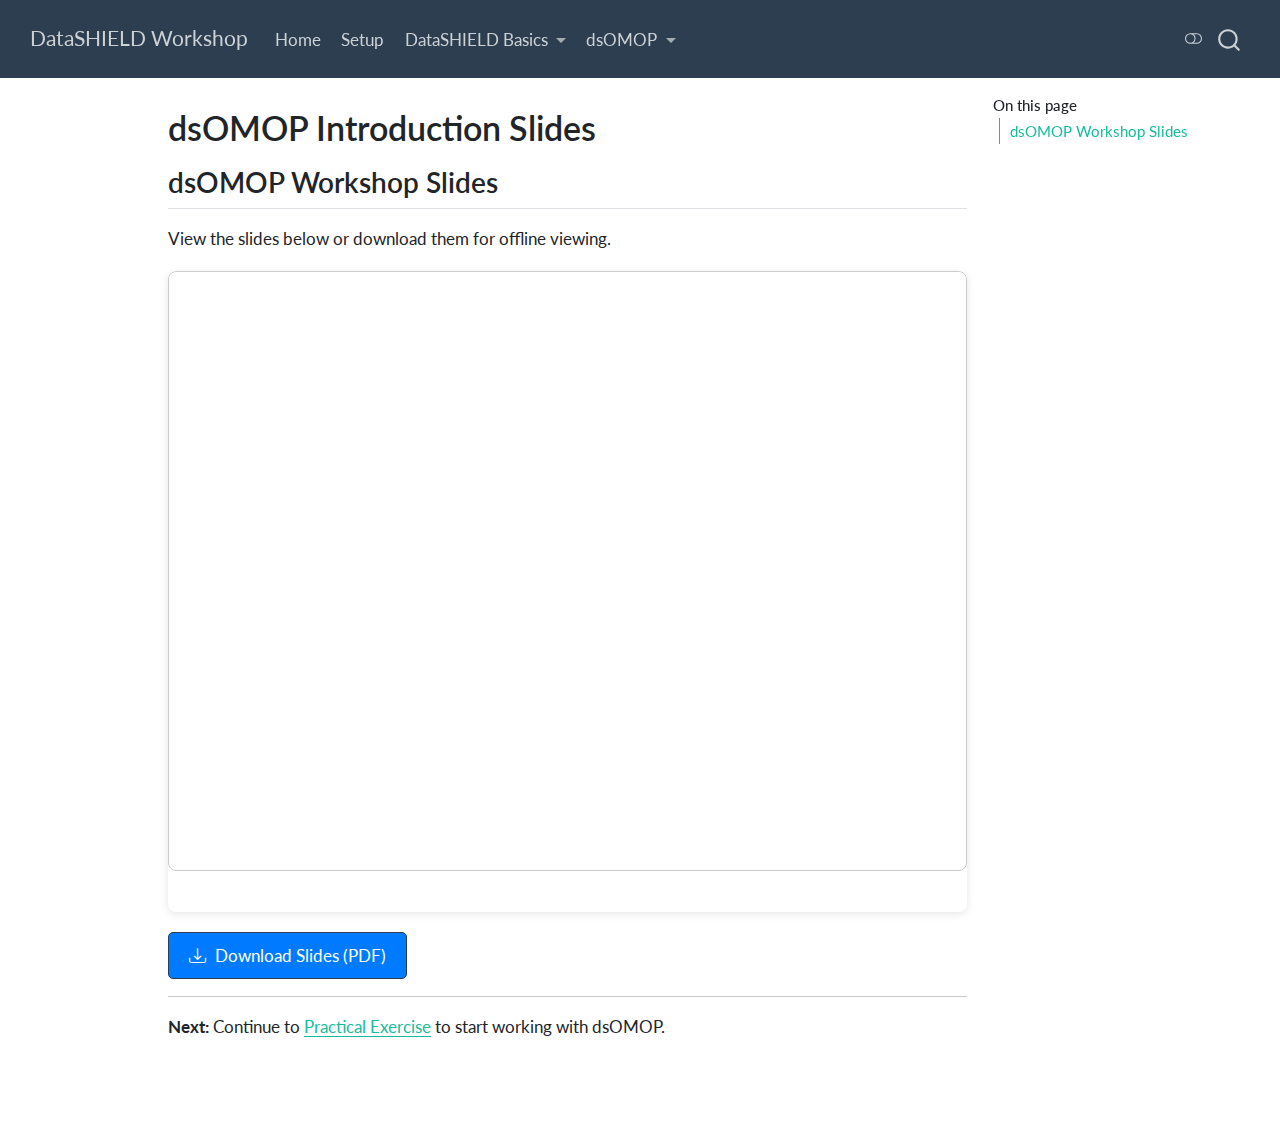
<file: docs/dsomop_slides.html>
<!DOCTYPE html>
<html xmlns="http://www.w3.org/1999/xhtml" lang="en" xml:lang="en"><head>

<meta charset="utf-8">
<meta name="generator" content="quarto-1.7.31">

<meta name="viewport" content="width=device-width, initial-scale=1.0, user-scalable=yes">


<title>dsOMOP Introduction Slides – DataSHIELD Workshop</title>
<style>
code{white-space: pre-wrap;}
span.smallcaps{font-variant: small-caps;}
div.columns{display: flex; gap: min(4vw, 1.5em);}
div.column{flex: auto; overflow-x: auto;}
div.hanging-indent{margin-left: 1.5em; text-indent: -1.5em;}
ul.task-list{list-style: none;}
ul.task-list li input[type="checkbox"] {
  width: 0.8em;
  margin: 0 0.8em 0.2em -1em; /* quarto-specific, see https://github.com/quarto-dev/quarto-cli/issues/4556 */ 
  vertical-align: middle;
}
</style>


<script src="site_libs/quarto-nav/quarto-nav.js"></script>
<script src="site_libs/quarto-nav/headroom.min.js"></script>
<script src="site_libs/clipboard/clipboard.min.js"></script>
<script src="site_libs/quarto-search/autocomplete.umd.js"></script>
<script src="site_libs/quarto-search/fuse.min.js"></script>
<script src="site_libs/quarto-search/quarto-search.js"></script>
<meta name="quarto:offset" content="./">
<script src="site_libs/quarto-html/quarto.js" type="module"></script>
<script src="site_libs/quarto-html/tabsets/tabsets.js" type="module"></script>
<script src="site_libs/quarto-html/popper.min.js"></script>
<script src="site_libs/quarto-html/tippy.umd.min.js"></script>
<script src="site_libs/quarto-html/anchor.min.js"></script>
<link href="site_libs/quarto-html/tippy.css" rel="stylesheet">
<link href="site_libs/quarto-html/quarto-syntax-highlighting-e1a5c8363afafaef2c763b6775fbf3ca.css" rel="stylesheet" class="quarto-color-scheme" id="quarto-text-highlighting-styles">
<link href="site_libs/quarto-html/quarto-syntax-highlighting-dark-8ef56b68f8fa1e9d2ba328e99e439f80.css" rel="stylesheet" class="quarto-color-scheme quarto-color-alternate" id="quarto-text-highlighting-styles">
<link href="site_libs/quarto-html/quarto-syntax-highlighting-e1a5c8363afafaef2c763b6775fbf3ca.css" rel="stylesheet" class="quarto-color-scheme-extra" id="quarto-text-highlighting-styles">
<script src="site_libs/bootstrap/bootstrap.min.js"></script>
<link href="site_libs/bootstrap/bootstrap-icons.css" rel="stylesheet">
<link href="site_libs/bootstrap/bootstrap-b515dea5baab39ffcfcd4bae179e3bdb.min.css" rel="stylesheet" append-hash="true" class="quarto-color-scheme" id="quarto-bootstrap" data-mode="light">
<link href="site_libs/bootstrap/bootstrap-dark-195886546b2eb1f67ede645fd062ce19.min.css" rel="stylesheet" append-hash="true" class="quarto-color-scheme quarto-color-alternate" id="quarto-bootstrap" data-mode="dark">
<link href="site_libs/bootstrap/bootstrap-b515dea5baab39ffcfcd4bae179e3bdb.min.css" rel="stylesheet" append-hash="true" class="quarto-color-scheme-extra" id="quarto-bootstrap" data-mode="light">
<script id="quarto-search-options" type="application/json">{
  "location": "navbar",
  "copy-button": false,
  "collapse-after": 3,
  "panel-placement": "end",
  "type": "overlay",
  "limit": 50,
  "keyboard-shortcut": [
    "f",
    "/",
    "s"
  ],
  "show-item-context": false,
  "language": {
    "search-no-results-text": "No results",
    "search-matching-documents-text": "matching documents",
    "search-copy-link-title": "Copy link to search",
    "search-hide-matches-text": "Hide additional matches",
    "search-more-match-text": "more match in this document",
    "search-more-matches-text": "more matches in this document",
    "search-clear-button-title": "Clear",
    "search-text-placeholder": "",
    "search-detached-cancel-button-title": "Cancel",
    "search-submit-button-title": "Submit",
    "search-label": "Search"
  }
}</script>


<link rel="stylesheet" href="styles.css">
</head>

<body class="nav-fixed quarto-light"><script id="quarto-html-before-body" type="application/javascript">
    const toggleBodyColorMode = (bsSheetEl) => {
      const mode = bsSheetEl.getAttribute("data-mode");
      const bodyEl = window.document.querySelector("body");
      if (mode === "dark") {
        bodyEl.classList.add("quarto-dark");
        bodyEl.classList.remove("quarto-light");
      } else {
        bodyEl.classList.add("quarto-light");
        bodyEl.classList.remove("quarto-dark");
      }
    }
    const toggleBodyColorPrimary = () => {
      const bsSheetEl = window.document.querySelector("link#quarto-bootstrap:not([rel=disabled-stylesheet])");
      if (bsSheetEl) {
        toggleBodyColorMode(bsSheetEl);
      }
    }
    const setColorSchemeToggle = (alternate) => {
      const toggles = window.document.querySelectorAll('.quarto-color-scheme-toggle');
      for (let i=0; i < toggles.length; i++) {
        const toggle = toggles[i];
        if (toggle) {
          if (alternate) {
            toggle.classList.add("alternate");
          } else {
            toggle.classList.remove("alternate");
          }
        }
      }
    };
    const toggleColorMode = (alternate) => {
      // Switch the stylesheets
      const primaryStylesheets = window.document.querySelectorAll('link.quarto-color-scheme:not(.quarto-color-alternate)');
      const alternateStylesheets = window.document.querySelectorAll('link.quarto-color-scheme.quarto-color-alternate');
      manageTransitions('#quarto-margin-sidebar .nav-link', false);
      if (alternate) {
        // note: dark is layered on light, we don't disable primary!
        enableStylesheet(alternateStylesheets);
        for (const sheetNode of alternateStylesheets) {
          if (sheetNode.id === "quarto-bootstrap") {
            toggleBodyColorMode(sheetNode);
          }
        }
      } else {
        disableStylesheet(alternateStylesheets);
        enableStylesheet(primaryStylesheets)
        toggleBodyColorPrimary();
      }
      manageTransitions('#quarto-margin-sidebar .nav-link', true);
      // Switch the toggles
      setColorSchemeToggle(alternate)
      // Hack to workaround the fact that safari doesn't
      // properly recolor the scrollbar when toggling (#1455)
      if (navigator.userAgent.indexOf('Safari') > 0 && navigator.userAgent.indexOf('Chrome') == -1) {
        manageTransitions("body", false);
        window.scrollTo(0, 1);
        setTimeout(() => {
          window.scrollTo(0, 0);
          manageTransitions("body", true);
        }, 40);
      }
    }
    const disableStylesheet = (stylesheets) => {
      for (let i=0; i < stylesheets.length; i++) {
        const stylesheet = stylesheets[i];
        stylesheet.rel = 'disabled-stylesheet';
      }
    }
    const enableStylesheet = (stylesheets) => {
      for (let i=0; i < stylesheets.length; i++) {
        const stylesheet = stylesheets[i];
        if(stylesheet.rel !== 'stylesheet') { // for Chrome, which will still FOUC without this check
          stylesheet.rel = 'stylesheet';
        }
      }
    }
    const manageTransitions = (selector, allowTransitions) => {
      const els = window.document.querySelectorAll(selector);
      for (let i=0; i < els.length; i++) {
        const el = els[i];
        if (allowTransitions) {
          el.classList.remove('notransition');
        } else {
          el.classList.add('notransition');
        }
      }
    }
    const isFileUrl = () => {
      return window.location.protocol === 'file:';
    }
    const hasAlternateSentinel = () => {
      let styleSentinel = getColorSchemeSentinel();
      if (styleSentinel !== null) {
        return styleSentinel === "alternate";
      } else {
        return false;
      }
    }
    const setStyleSentinel = (alternate) => {
      const value = alternate ? "alternate" : "default";
      if (!isFileUrl()) {
        window.localStorage.setItem("quarto-color-scheme", value);
      } else {
        localAlternateSentinel = value;
      }
    }
    const getColorSchemeSentinel = () => {
      if (!isFileUrl()) {
        const storageValue = window.localStorage.getItem("quarto-color-scheme");
        return storageValue != null ? storageValue : localAlternateSentinel;
      } else {
        return localAlternateSentinel;
      }
    }
    const toggleGiscusIfUsed = (isAlternate, darkModeDefault) => {
      const baseTheme = document.querySelector('#giscus-base-theme')?.value ?? 'light';
      const alternateTheme = document.querySelector('#giscus-alt-theme')?.value ?? 'dark';
      let newTheme = '';
      if(authorPrefersDark) {
        newTheme = isAlternate ? baseTheme : alternateTheme;
      } else {
        newTheme = isAlternate ? alternateTheme : baseTheme;
      }
      const changeGiscusTheme = () => {
        // From: https://github.com/giscus/giscus/issues/336
        const sendMessage = (message) => {
          const iframe = document.querySelector('iframe.giscus-frame');
          if (!iframe) return;
          iframe.contentWindow.postMessage({ giscus: message }, 'https://giscus.app');
        }
        sendMessage({
          setConfig: {
            theme: newTheme
          }
        });
      }
      const isGiscussLoaded = window.document.querySelector('iframe.giscus-frame') !== null;
      if (isGiscussLoaded) {
        changeGiscusTheme();
      }
    };
    const authorPrefersDark = false;
    const darkModeDefault = authorPrefersDark;
      document.querySelector('link#quarto-text-highlighting-styles.quarto-color-scheme-extra').rel = 'disabled-stylesheet';
      document.querySelector('link#quarto-bootstrap.quarto-color-scheme-extra').rel = 'disabled-stylesheet';
    let localAlternateSentinel = darkModeDefault ? 'alternate' : 'default';
    // Dark / light mode switch
    window.quartoToggleColorScheme = () => {
      // Read the current dark / light value
      let toAlternate = !hasAlternateSentinel();
      toggleColorMode(toAlternate);
      setStyleSentinel(toAlternate);
      toggleGiscusIfUsed(toAlternate, darkModeDefault);
      window.dispatchEvent(new Event('resize'));
    };
    // Switch to dark mode if need be
    if (hasAlternateSentinel()) {
      toggleColorMode(true);
    } else {
      toggleColorMode(false);
    }
  </script>

<div id="quarto-search-results"></div>
  <header id="quarto-header" class="headroom fixed-top">
    <nav class="navbar navbar-expand-lg " data-bs-theme="dark">
      <div class="navbar-container container-fluid">
      <div class="navbar-brand-container mx-auto">
    <a class="navbar-brand" href="./index.html">
    <span class="navbar-title">DataSHIELD Workshop</span>
    </a>
  </div>
            <div id="quarto-search" class="" title="Search"></div>
          <button class="navbar-toggler" type="button" data-bs-toggle="collapse" data-bs-target="#navbarCollapse" aria-controls="navbarCollapse" role="menu" aria-expanded="false" aria-label="Toggle navigation" onclick="if (window.quartoToggleHeadroom) { window.quartoToggleHeadroom(); }">
  <span class="navbar-toggler-icon"></span>
</button>
          <div class="collapse navbar-collapse" id="navbarCollapse">
            <ul class="navbar-nav navbar-nav-scroll me-auto">
  <li class="nav-item">
    <a class="nav-link" href="./index.html"> 
<span class="menu-text">Home</span></a>
  </li>  
  <li class="nav-item">
    <a class="nav-link" href="./setup.html"> 
<span class="menu-text">Setup</span></a>
  </li>  
  <li class="nav-item dropdown ">
    <a class="nav-link dropdown-toggle" href="#" id="nav-menu-datashield-basics" role="link" data-bs-toggle="dropdown" aria-expanded="false">
 <span class="menu-text">DataSHIELD Basics</span>
    </a>
    <ul class="dropdown-menu" aria-labelledby="nav-menu-datashield-basics">    
        <li>
    <a class="dropdown-item" href="./datashield_slides.html">
 <span class="dropdown-text">Slides</span></a>
  </li>  
        <li>
    <a class="dropdown-item" href="./datashield_tables.html">
 <span class="dropdown-text">Working with Tables</span></a>
  </li>  
        <li>
    <a class="dropdown-item" href="./datashield_resources.html">
 <span class="dropdown-text">Working with Resources</span></a>
  </li>  
    </ul>
  </li>
  <li class="nav-item dropdown ">
    <a class="nav-link dropdown-toggle" href="#" id="nav-menu-dsomop" role="link" data-bs-toggle="dropdown" aria-expanded="false">
 <span class="menu-text">dsOMOP</span>
    </a>
    <ul class="dropdown-menu" aria-labelledby="nav-menu-dsomop">    
        <li>
    <a class="dropdown-item" href="./dsomop_slides.html">
 <span class="dropdown-text">Slides</span></a>
  </li>  
        <li>
    <a class="dropdown-item" href="./dsomop.html">
 <span class="dropdown-text">Practical Exercise</span></a>
  </li>  
    </ul>
  </li>
</ul>
          </div> <!-- /navcollapse -->
            <div class="quarto-navbar-tools">
  <a href="" class="quarto-color-scheme-toggle quarto-navigation-tool  px-1" onclick="window.quartoToggleColorScheme(); return false;" title="Toggle dark mode"><i class="bi"></i></a>
</div>
      </div> <!-- /container-fluid -->
    </nav>
</header>
<!-- content -->
<div id="quarto-content" class="quarto-container page-columns page-rows-contents page-layout-article page-navbar">
<!-- sidebar -->
<!-- margin-sidebar -->
    <div id="quarto-margin-sidebar" class="sidebar margin-sidebar">
        <nav id="TOC" role="doc-toc" class="toc-active">
    <h2 id="toc-title">On this page</h2>
   
  <ul>
  <li><a href="#dsomop-workshop-slides" id="toc-dsomop-workshop-slides" class="nav-link active" data-scroll-target="#dsomop-workshop-slides">dsOMOP Workshop Slides</a></li>
  </ul>
</nav>
    </div>
<!-- main -->
<main class="content" id="quarto-document-content">


<header id="title-block-header" class="quarto-title-block default">
<div class="quarto-title">
<h1 class="title">dsOMOP Introduction Slides</h1>
</div>



<div class="quarto-title-meta">

    
  
    
  </div>
  


</header>


<section id="dsomop-workshop-slides" class="level2">
<h2 class="anchored" data-anchor-id="dsomop-workshop-slides">dsOMOP Workshop Slides</h2>
<p>View the slides below or download them for offline viewing.</p>
<div class="pdf-container">
<p><iframe src="dsomop_slides.pdf" width="100%" height="600px" style="border: 1px solid #ccc;"> Your browser does not support PDFs. Please download the PDF to view it. </iframe></p>
</div>
<div style="margin-top: 20px;">
<p><a href="https://github.com/isglobal-brge/workshop_datashield/raw/main/dsomop_slides.pdf" class="btn btn-primary" download=""> <i class="bi bi-download"></i> Download Slides (PDF) </a></p>
</div>
<hr>
<p><strong>Next:</strong> Continue to <a href="./dsomop.html">Practical Exercise</a> to start working with dsOMOP.</p>


</section>

</main> <!-- /main -->
<script id="quarto-html-after-body" type="application/javascript">
  window.document.addEventListener("DOMContentLoaded", function (event) {
    // Ensure there is a toggle, if there isn't float one in the top right
    if (window.document.querySelector('.quarto-color-scheme-toggle') === null) {
      const a = window.document.createElement('a');
      a.classList.add('top-right');
      a.classList.add('quarto-color-scheme-toggle');
      a.href = "";
      a.onclick = function() { try { window.quartoToggleColorScheme(); } catch {} return false; };
      const i = window.document.createElement("i");
      i.classList.add('bi');
      a.appendChild(i);
      window.document.body.appendChild(a);
    }
    setColorSchemeToggle(hasAlternateSentinel())
    const icon = "";
    const anchorJS = new window.AnchorJS();
    anchorJS.options = {
      placement: 'right',
      icon: icon
    };
    anchorJS.add('.anchored');
    const isCodeAnnotation = (el) => {
      for (const clz of el.classList) {
        if (clz.startsWith('code-annotation-')) {                     
          return true;
        }
      }
      return false;
    }
    const onCopySuccess = function(e) {
      // button target
      const button = e.trigger;
      // don't keep focus
      button.blur();
      // flash "checked"
      button.classList.add('code-copy-button-checked');
      var currentTitle = button.getAttribute("title");
      button.setAttribute("title", "Copied!");
      let tooltip;
      if (window.bootstrap) {
        button.setAttribute("data-bs-toggle", "tooltip");
        button.setAttribute("data-bs-placement", "left");
        button.setAttribute("data-bs-title", "Copied!");
        tooltip = new bootstrap.Tooltip(button, 
          { trigger: "manual", 
            customClass: "code-copy-button-tooltip",
            offset: [0, -8]});
        tooltip.show();    
      }
      setTimeout(function() {
        if (tooltip) {
          tooltip.hide();
          button.removeAttribute("data-bs-title");
          button.removeAttribute("data-bs-toggle");
          button.removeAttribute("data-bs-placement");
        }
        button.setAttribute("title", currentTitle);
        button.classList.remove('code-copy-button-checked');
      }, 1000);
      // clear code selection
      e.clearSelection();
    }
    const getTextToCopy = function(trigger) {
        const codeEl = trigger.previousElementSibling.cloneNode(true);
        for (const childEl of codeEl.children) {
          if (isCodeAnnotation(childEl)) {
            childEl.remove();
          }
        }
        return codeEl.innerText;
    }
    const clipboard = new window.ClipboardJS('.code-copy-button:not([data-in-quarto-modal])', {
      text: getTextToCopy
    });
    clipboard.on('success', onCopySuccess);
    if (window.document.getElementById('quarto-embedded-source-code-modal')) {
      const clipboardModal = new window.ClipboardJS('.code-copy-button[data-in-quarto-modal]', {
        text: getTextToCopy,
        container: window.document.getElementById('quarto-embedded-source-code-modal')
      });
      clipboardModal.on('success', onCopySuccess);
    }
      var localhostRegex = new RegExp(/^(?:http|https):\/\/localhost\:?[0-9]*\//);
      var mailtoRegex = new RegExp(/^mailto:/);
        var filterRegex = new RegExp('/' + window.location.host + '/');
      var isInternal = (href) => {
          return filterRegex.test(href) || localhostRegex.test(href) || mailtoRegex.test(href);
      }
      // Inspect non-navigation links and adorn them if external
     var links = window.document.querySelectorAll('a[href]:not(.nav-link):not(.navbar-brand):not(.toc-action):not(.sidebar-link):not(.sidebar-item-toggle):not(.pagination-link):not(.no-external):not([aria-hidden]):not(.dropdown-item):not(.quarto-navigation-tool):not(.about-link)');
      for (var i=0; i<links.length; i++) {
        const link = links[i];
        if (!isInternal(link.href)) {
          // undo the damage that might have been done by quarto-nav.js in the case of
          // links that we want to consider external
          if (link.dataset.originalHref !== undefined) {
            link.href = link.dataset.originalHref;
          }
        }
      }
    function tippyHover(el, contentFn, onTriggerFn, onUntriggerFn) {
      const config = {
        allowHTML: true,
        maxWidth: 500,
        delay: 100,
        arrow: false,
        appendTo: function(el) {
            return el.parentElement;
        },
        interactive: true,
        interactiveBorder: 10,
        theme: 'quarto',
        placement: 'bottom-start',
      };
      if (contentFn) {
        config.content = contentFn;
      }
      if (onTriggerFn) {
        config.onTrigger = onTriggerFn;
      }
      if (onUntriggerFn) {
        config.onUntrigger = onUntriggerFn;
      }
      window.tippy(el, config); 
    }
    const noterefs = window.document.querySelectorAll('a[role="doc-noteref"]');
    for (var i=0; i<noterefs.length; i++) {
      const ref = noterefs[i];
      tippyHover(ref, function() {
        // use id or data attribute instead here
        let href = ref.getAttribute('data-footnote-href') || ref.getAttribute('href');
        try { href = new URL(href).hash; } catch {}
        const id = href.replace(/^#\/?/, "");
        const note = window.document.getElementById(id);
        if (note) {
          return note.innerHTML;
        } else {
          return "";
        }
      });
    }
    const xrefs = window.document.querySelectorAll('a.quarto-xref');
    const processXRef = (id, note) => {
      // Strip column container classes
      const stripColumnClz = (el) => {
        el.classList.remove("page-full", "page-columns");
        if (el.children) {
          for (const child of el.children) {
            stripColumnClz(child);
          }
        }
      }
      stripColumnClz(note)
      if (id === null || id.startsWith('sec-')) {
        // Special case sections, only their first couple elements
        const container = document.createElement("div");
        if (note.children && note.children.length > 2) {
          container.appendChild(note.children[0].cloneNode(true));
          for (let i = 1; i < note.children.length; i++) {
            const child = note.children[i];
            if (child.tagName === "P" && child.innerText === "") {
              continue;
            } else {
              container.appendChild(child.cloneNode(true));
              break;
            }
          }
          if (window.Quarto?.typesetMath) {
            window.Quarto.typesetMath(container);
          }
          return container.innerHTML
        } else {
          if (window.Quarto?.typesetMath) {
            window.Quarto.typesetMath(note);
          }
          return note.innerHTML;
        }
      } else {
        // Remove any anchor links if they are present
        const anchorLink = note.querySelector('a.anchorjs-link');
        if (anchorLink) {
          anchorLink.remove();
        }
        if (window.Quarto?.typesetMath) {
          window.Quarto.typesetMath(note);
        }
        if (note.classList.contains("callout")) {
          return note.outerHTML;
        } else {
          return note.innerHTML;
        }
      }
    }
    for (var i=0; i<xrefs.length; i++) {
      const xref = xrefs[i];
      tippyHover(xref, undefined, function(instance) {
        instance.disable();
        let url = xref.getAttribute('href');
        let hash = undefined; 
        if (url.startsWith('#')) {
          hash = url;
        } else {
          try { hash = new URL(url).hash; } catch {}
        }
        if (hash) {
          const id = hash.replace(/^#\/?/, "");
          const note = window.document.getElementById(id);
          if (note !== null) {
            try {
              const html = processXRef(id, note.cloneNode(true));
              instance.setContent(html);
            } finally {
              instance.enable();
              instance.show();
            }
          } else {
            // See if we can fetch this
            fetch(url.split('#')[0])
            .then(res => res.text())
            .then(html => {
              const parser = new DOMParser();
              const htmlDoc = parser.parseFromString(html, "text/html");
              const note = htmlDoc.getElementById(id);
              if (note !== null) {
                const html = processXRef(id, note);
                instance.setContent(html);
              } 
            }).finally(() => {
              instance.enable();
              instance.show();
            });
          }
        } else {
          // See if we can fetch a full url (with no hash to target)
          // This is a special case and we should probably do some content thinning / targeting
          fetch(url)
          .then(res => res.text())
          .then(html => {
            const parser = new DOMParser();
            const htmlDoc = parser.parseFromString(html, "text/html");
            const note = htmlDoc.querySelector('main.content');
            if (note !== null) {
              // This should only happen for chapter cross references
              // (since there is no id in the URL)
              // remove the first header
              if (note.children.length > 0 && note.children[0].tagName === "HEADER") {
                note.children[0].remove();
              }
              const html = processXRef(null, note);
              instance.setContent(html);
            } 
          }).finally(() => {
            instance.enable();
            instance.show();
          });
        }
      }, function(instance) {
      });
    }
        let selectedAnnoteEl;
        const selectorForAnnotation = ( cell, annotation) => {
          let cellAttr = 'data-code-cell="' + cell + '"';
          let lineAttr = 'data-code-annotation="' +  annotation + '"';
          const selector = 'span[' + cellAttr + '][' + lineAttr + ']';
          return selector;
        }
        const selectCodeLines = (annoteEl) => {
          const doc = window.document;
          const targetCell = annoteEl.getAttribute("data-target-cell");
          const targetAnnotation = annoteEl.getAttribute("data-target-annotation");
          const annoteSpan = window.document.querySelector(selectorForAnnotation(targetCell, targetAnnotation));
          const lines = annoteSpan.getAttribute("data-code-lines").split(",");
          const lineIds = lines.map((line) => {
            return targetCell + "-" + line;
          })
          let top = null;
          let height = null;
          let parent = null;
          if (lineIds.length > 0) {
              //compute the position of the single el (top and bottom and make a div)
              const el = window.document.getElementById(lineIds[0]);
              top = el.offsetTop;
              height = el.offsetHeight;
              parent = el.parentElement.parentElement;
            if (lineIds.length > 1) {
              const lastEl = window.document.getElementById(lineIds[lineIds.length - 1]);
              const bottom = lastEl.offsetTop + lastEl.offsetHeight;
              height = bottom - top;
            }
            if (top !== null && height !== null && parent !== null) {
              // cook up a div (if necessary) and position it 
              let div = window.document.getElementById("code-annotation-line-highlight");
              if (div === null) {
                div = window.document.createElement("div");
                div.setAttribute("id", "code-annotation-line-highlight");
                div.style.position = 'absolute';
                parent.appendChild(div);
              }
              div.style.top = top - 2 + "px";
              div.style.height = height + 4 + "px";
              div.style.left = 0;
              let gutterDiv = window.document.getElementById("code-annotation-line-highlight-gutter");
              if (gutterDiv === null) {
                gutterDiv = window.document.createElement("div");
                gutterDiv.setAttribute("id", "code-annotation-line-highlight-gutter");
                gutterDiv.style.position = 'absolute';
                const codeCell = window.document.getElementById(targetCell);
                const gutter = codeCell.querySelector('.code-annotation-gutter');
                gutter.appendChild(gutterDiv);
              }
              gutterDiv.style.top = top - 2 + "px";
              gutterDiv.style.height = height + 4 + "px";
            }
            selectedAnnoteEl = annoteEl;
          }
        };
        const unselectCodeLines = () => {
          const elementsIds = ["code-annotation-line-highlight", "code-annotation-line-highlight-gutter"];
          elementsIds.forEach((elId) => {
            const div = window.document.getElementById(elId);
            if (div) {
              div.remove();
            }
          });
          selectedAnnoteEl = undefined;
        };
          // Handle positioning of the toggle
      window.addEventListener(
        "resize",
        throttle(() => {
          elRect = undefined;
          if (selectedAnnoteEl) {
            selectCodeLines(selectedAnnoteEl);
          }
        }, 10)
      );
      function throttle(fn, ms) {
      let throttle = false;
      let timer;
        return (...args) => {
          if(!throttle) { // first call gets through
              fn.apply(this, args);
              throttle = true;
          } else { // all the others get throttled
              if(timer) clearTimeout(timer); // cancel #2
              timer = setTimeout(() => {
                fn.apply(this, args);
                timer = throttle = false;
              }, ms);
          }
        };
      }
        // Attach click handler to the DT
        const annoteDls = window.document.querySelectorAll('dt[data-target-cell]');
        for (const annoteDlNode of annoteDls) {
          annoteDlNode.addEventListener('click', (event) => {
            const clickedEl = event.target;
            if (clickedEl !== selectedAnnoteEl) {
              unselectCodeLines();
              const activeEl = window.document.querySelector('dt[data-target-cell].code-annotation-active');
              if (activeEl) {
                activeEl.classList.remove('code-annotation-active');
              }
              selectCodeLines(clickedEl);
              clickedEl.classList.add('code-annotation-active');
            } else {
              // Unselect the line
              unselectCodeLines();
              clickedEl.classList.remove('code-annotation-active');
            }
          });
        }
    const findCites = (el) => {
      const parentEl = el.parentElement;
      if (parentEl) {
        const cites = parentEl.dataset.cites;
        if (cites) {
          return {
            el,
            cites: cites.split(' ')
          };
        } else {
          return findCites(el.parentElement)
        }
      } else {
        return undefined;
      }
    };
    var bibliorefs = window.document.querySelectorAll('a[role="doc-biblioref"]');
    for (var i=0; i<bibliorefs.length; i++) {
      const ref = bibliorefs[i];
      const citeInfo = findCites(ref);
      if (citeInfo) {
        tippyHover(citeInfo.el, function() {
          var popup = window.document.createElement('div');
          citeInfo.cites.forEach(function(cite) {
            var citeDiv = window.document.createElement('div');
            citeDiv.classList.add('hanging-indent');
            citeDiv.classList.add('csl-entry');
            var biblioDiv = window.document.getElementById('ref-' + cite);
            if (biblioDiv) {
              citeDiv.innerHTML = biblioDiv.innerHTML;
            }
            popup.appendChild(citeDiv);
          });
          return popup.innerHTML;
        });
      }
    }
  });
  </script>
</div> <!-- /content -->




</body></html>
</file>
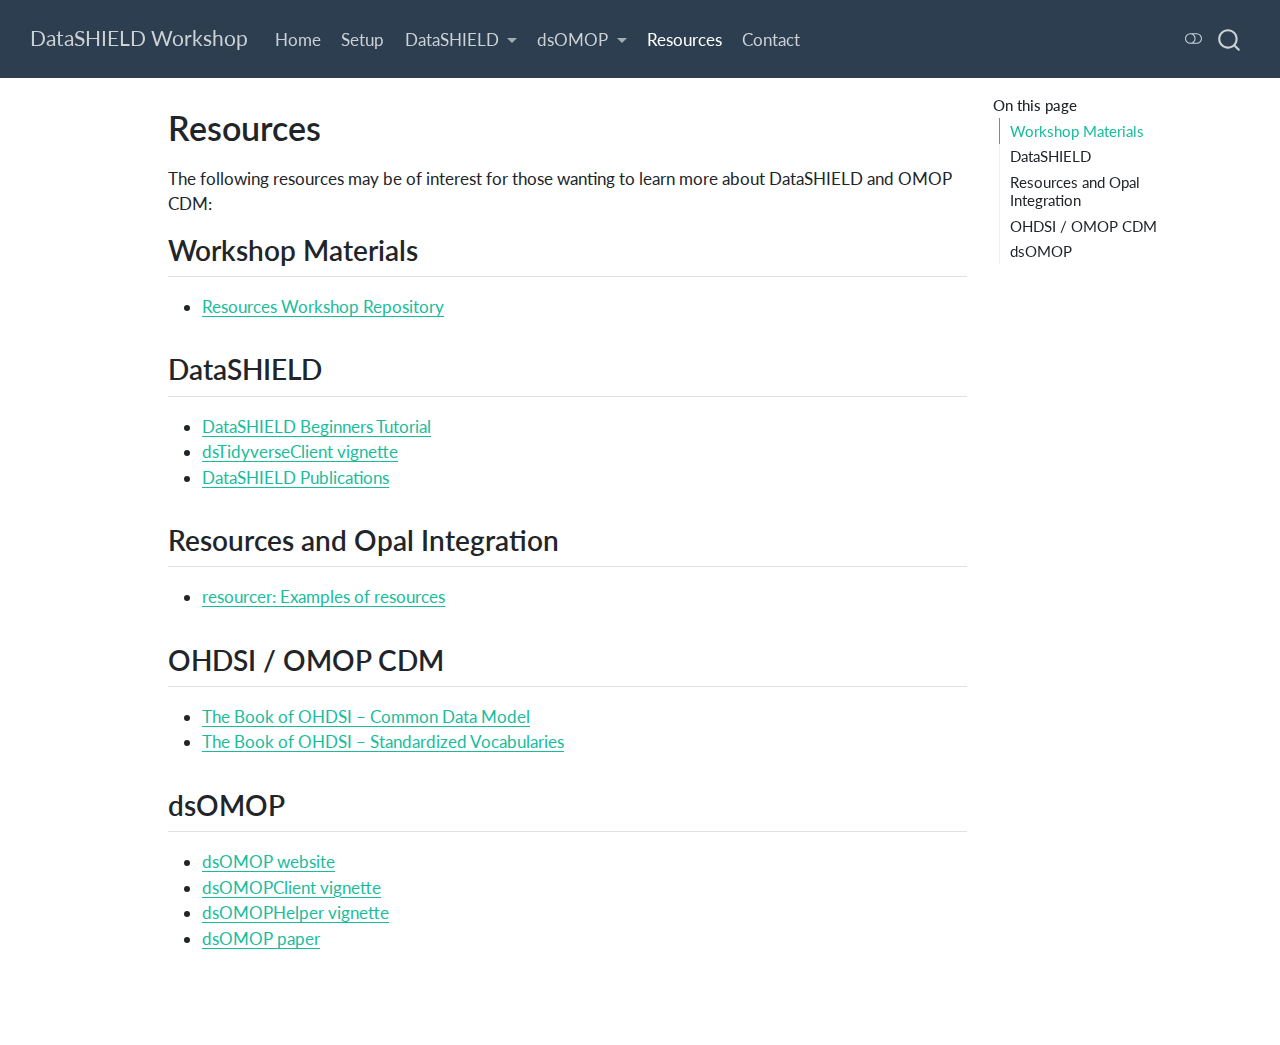
<file: docs/resources.html>
<!DOCTYPE html>
<html xmlns="http://www.w3.org/1999/xhtml" lang="en" xml:lang="en"><head>

<meta charset="utf-8">
<meta name="generator" content="quarto-1.7.31">

<meta name="viewport" content="width=device-width, initial-scale=1.0, user-scalable=yes">


<title>Resources – DataSHIELD Workshop</title>
<style>
code{white-space: pre-wrap;}
span.smallcaps{font-variant: small-caps;}
div.columns{display: flex; gap: min(4vw, 1.5em);}
div.column{flex: auto; overflow-x: auto;}
div.hanging-indent{margin-left: 1.5em; text-indent: -1.5em;}
ul.task-list{list-style: none;}
ul.task-list li input[type="checkbox"] {
  width: 0.8em;
  margin: 0 0.8em 0.2em -1em; /* quarto-specific, see https://github.com/quarto-dev/quarto-cli/issues/4556 */ 
  vertical-align: middle;
}
</style>


<script src="site_libs/quarto-nav/quarto-nav.js"></script>
<script src="site_libs/quarto-nav/headroom.min.js"></script>
<script src="site_libs/clipboard/clipboard.min.js"></script>
<script src="site_libs/quarto-search/autocomplete.umd.js"></script>
<script src="site_libs/quarto-search/fuse.min.js"></script>
<script src="site_libs/quarto-search/quarto-search.js"></script>
<meta name="quarto:offset" content="./">
<script src="site_libs/quarto-html/quarto.js" type="module"></script>
<script src="site_libs/quarto-html/tabsets/tabsets.js" type="module"></script>
<script src="site_libs/quarto-html/popper.min.js"></script>
<script src="site_libs/quarto-html/tippy.umd.min.js"></script>
<script src="site_libs/quarto-html/anchor.min.js"></script>
<link href="site_libs/quarto-html/tippy.css" rel="stylesheet">
<link href="site_libs/quarto-html/quarto-syntax-highlighting-e1a5c8363afafaef2c763b6775fbf3ca.css" rel="stylesheet" class="quarto-color-scheme" id="quarto-text-highlighting-styles">
<link href="site_libs/quarto-html/quarto-syntax-highlighting-dark-8ef56b68f8fa1e9d2ba328e99e439f80.css" rel="stylesheet" class="quarto-color-scheme quarto-color-alternate" id="quarto-text-highlighting-styles">
<link href="site_libs/quarto-html/quarto-syntax-highlighting-e1a5c8363afafaef2c763b6775fbf3ca.css" rel="stylesheet" class="quarto-color-scheme-extra" id="quarto-text-highlighting-styles">
<script src="site_libs/bootstrap/bootstrap.min.js"></script>
<link href="site_libs/bootstrap/bootstrap-icons.css" rel="stylesheet">
<link href="site_libs/bootstrap/bootstrap-b515dea5baab39ffcfcd4bae179e3bdb.min.css" rel="stylesheet" append-hash="true" class="quarto-color-scheme" id="quarto-bootstrap" data-mode="light">
<link href="site_libs/bootstrap/bootstrap-dark-195886546b2eb1f67ede645fd062ce19.min.css" rel="stylesheet" append-hash="true" class="quarto-color-scheme quarto-color-alternate" id="quarto-bootstrap" data-mode="dark">
<link href="site_libs/bootstrap/bootstrap-b515dea5baab39ffcfcd4bae179e3bdb.min.css" rel="stylesheet" append-hash="true" class="quarto-color-scheme-extra" id="quarto-bootstrap" data-mode="light">
<script id="quarto-search-options" type="application/json">{
  "location": "navbar",
  "copy-button": false,
  "collapse-after": 3,
  "panel-placement": "end",
  "type": "overlay",
  "limit": 50,
  "keyboard-shortcut": [
    "f",
    "/",
    "s"
  ],
  "show-item-context": false,
  "language": {
    "search-no-results-text": "No results",
    "search-matching-documents-text": "matching documents",
    "search-copy-link-title": "Copy link to search",
    "search-hide-matches-text": "Hide additional matches",
    "search-more-match-text": "more match in this document",
    "search-more-matches-text": "more matches in this document",
    "search-clear-button-title": "Clear",
    "search-text-placeholder": "",
    "search-detached-cancel-button-title": "Cancel",
    "search-submit-button-title": "Submit",
    "search-label": "Search"
  }
}</script>


<link rel="stylesheet" href="styles.css">
</head>

<body class="nav-fixed quarto-light"><script id="quarto-html-before-body" type="application/javascript">
    const toggleBodyColorMode = (bsSheetEl) => {
      const mode = bsSheetEl.getAttribute("data-mode");
      const bodyEl = window.document.querySelector("body");
      if (mode === "dark") {
        bodyEl.classList.add("quarto-dark");
        bodyEl.classList.remove("quarto-light");
      } else {
        bodyEl.classList.add("quarto-light");
        bodyEl.classList.remove("quarto-dark");
      }
    }
    const toggleBodyColorPrimary = () => {
      const bsSheetEl = window.document.querySelector("link#quarto-bootstrap:not([rel=disabled-stylesheet])");
      if (bsSheetEl) {
        toggleBodyColorMode(bsSheetEl);
      }
    }
    const setColorSchemeToggle = (alternate) => {
      const toggles = window.document.querySelectorAll('.quarto-color-scheme-toggle');
      for (let i=0; i < toggles.length; i++) {
        const toggle = toggles[i];
        if (toggle) {
          if (alternate) {
            toggle.classList.add("alternate");
          } else {
            toggle.classList.remove("alternate");
          }
        }
      }
    };
    const toggleColorMode = (alternate) => {
      // Switch the stylesheets
      const primaryStylesheets = window.document.querySelectorAll('link.quarto-color-scheme:not(.quarto-color-alternate)');
      const alternateStylesheets = window.document.querySelectorAll('link.quarto-color-scheme.quarto-color-alternate');
      manageTransitions('#quarto-margin-sidebar .nav-link', false);
      if (alternate) {
        // note: dark is layered on light, we don't disable primary!
        enableStylesheet(alternateStylesheets);
        for (const sheetNode of alternateStylesheets) {
          if (sheetNode.id === "quarto-bootstrap") {
            toggleBodyColorMode(sheetNode);
          }
        }
      } else {
        disableStylesheet(alternateStylesheets);
        enableStylesheet(primaryStylesheets)
        toggleBodyColorPrimary();
      }
      manageTransitions('#quarto-margin-sidebar .nav-link', true);
      // Switch the toggles
      setColorSchemeToggle(alternate)
      // Hack to workaround the fact that safari doesn't
      // properly recolor the scrollbar when toggling (#1455)
      if (navigator.userAgent.indexOf('Safari') > 0 && navigator.userAgent.indexOf('Chrome') == -1) {
        manageTransitions("body", false);
        window.scrollTo(0, 1);
        setTimeout(() => {
          window.scrollTo(0, 0);
          manageTransitions("body", true);
        }, 40);
      }
    }
    const disableStylesheet = (stylesheets) => {
      for (let i=0; i < stylesheets.length; i++) {
        const stylesheet = stylesheets[i];
        stylesheet.rel = 'disabled-stylesheet';
      }
    }
    const enableStylesheet = (stylesheets) => {
      for (let i=0; i < stylesheets.length; i++) {
        const stylesheet = stylesheets[i];
        if(stylesheet.rel !== 'stylesheet') { // for Chrome, which will still FOUC without this check
          stylesheet.rel = 'stylesheet';
        }
      }
    }
    const manageTransitions = (selector, allowTransitions) => {
      const els = window.document.querySelectorAll(selector);
      for (let i=0; i < els.length; i++) {
        const el = els[i];
        if (allowTransitions) {
          el.classList.remove('notransition');
        } else {
          el.classList.add('notransition');
        }
      }
    }
    const isFileUrl = () => {
      return window.location.protocol === 'file:';
    }
    const hasAlternateSentinel = () => {
      let styleSentinel = getColorSchemeSentinel();
      if (styleSentinel !== null) {
        return styleSentinel === "alternate";
      } else {
        return false;
      }
    }
    const setStyleSentinel = (alternate) => {
      const value = alternate ? "alternate" : "default";
      if (!isFileUrl()) {
        window.localStorage.setItem("quarto-color-scheme", value);
      } else {
        localAlternateSentinel = value;
      }
    }
    const getColorSchemeSentinel = () => {
      if (!isFileUrl()) {
        const storageValue = window.localStorage.getItem("quarto-color-scheme");
        return storageValue != null ? storageValue : localAlternateSentinel;
      } else {
        return localAlternateSentinel;
      }
    }
    const toggleGiscusIfUsed = (isAlternate, darkModeDefault) => {
      const baseTheme = document.querySelector('#giscus-base-theme')?.value ?? 'light';
      const alternateTheme = document.querySelector('#giscus-alt-theme')?.value ?? 'dark';
      let newTheme = '';
      if(authorPrefersDark) {
        newTheme = isAlternate ? baseTheme : alternateTheme;
      } else {
        newTheme = isAlternate ? alternateTheme : baseTheme;
      }
      const changeGiscusTheme = () => {
        // From: https://github.com/giscus/giscus/issues/336
        const sendMessage = (message) => {
          const iframe = document.querySelector('iframe.giscus-frame');
          if (!iframe) return;
          iframe.contentWindow.postMessage({ giscus: message }, 'https://giscus.app');
        }
        sendMessage({
          setConfig: {
            theme: newTheme
          }
        });
      }
      const isGiscussLoaded = window.document.querySelector('iframe.giscus-frame') !== null;
      if (isGiscussLoaded) {
        changeGiscusTheme();
      }
    };
    const authorPrefersDark = false;
    const darkModeDefault = authorPrefersDark;
      document.querySelector('link#quarto-text-highlighting-styles.quarto-color-scheme-extra').rel = 'disabled-stylesheet';
      document.querySelector('link#quarto-bootstrap.quarto-color-scheme-extra').rel = 'disabled-stylesheet';
    let localAlternateSentinel = darkModeDefault ? 'alternate' : 'default';
    // Dark / light mode switch
    window.quartoToggleColorScheme = () => {
      // Read the current dark / light value
      let toAlternate = !hasAlternateSentinel();
      toggleColorMode(toAlternate);
      setStyleSentinel(toAlternate);
      toggleGiscusIfUsed(toAlternate, darkModeDefault);
      window.dispatchEvent(new Event('resize'));
    };
    // Switch to dark mode if need be
    if (hasAlternateSentinel()) {
      toggleColorMode(true);
    } else {
      toggleColorMode(false);
    }
  </script>

<div id="quarto-search-results"></div>
  <header id="quarto-header" class="headroom fixed-top">
    <nav class="navbar navbar-expand-lg " data-bs-theme="dark">
      <div class="navbar-container container-fluid">
      <div class="navbar-brand-container mx-auto">
    <a class="navbar-brand" href="./index.html">
    <span class="navbar-title">DataSHIELD Workshop</span>
    </a>
  </div>
            <div id="quarto-search" class="" title="Search"></div>
          <button class="navbar-toggler" type="button" data-bs-toggle="collapse" data-bs-target="#navbarCollapse" aria-controls="navbarCollapse" role="menu" aria-expanded="false" aria-label="Toggle navigation" onclick="if (window.quartoToggleHeadroom) { window.quartoToggleHeadroom(); }">
  <span class="navbar-toggler-icon"></span>
</button>
          <div class="collapse navbar-collapse" id="navbarCollapse">
            <ul class="navbar-nav navbar-nav-scroll me-auto">
  <li class="nav-item">
    <a class="nav-link" href="./index.html"> 
<span class="menu-text">Home</span></a>
  </li>  
  <li class="nav-item">
    <a class="nav-link" href="./setup.html"> 
<span class="menu-text">Setup</span></a>
  </li>  
  <li class="nav-item dropdown ">
    <a class="nav-link dropdown-toggle" href="#" id="nav-menu-datashield" role="link" data-bs-toggle="dropdown" aria-expanded="false">
 <span class="menu-text">DataSHIELD</span>
    </a>
    <ul class="dropdown-menu" aria-labelledby="nav-menu-datashield">    
        <li>
    <a class="dropdown-item" href="./datashield_slides.html">
 <span class="dropdown-text">Slides</span></a>
  </li>  
        <li>
    <a class="dropdown-item" href="./datashield_tables.html">
 <span class="dropdown-text">Working with Tables</span></a>
  </li>  
        <li>
    <a class="dropdown-item" href="./datashield_resources.html">
 <span class="dropdown-text">Working with Resources</span></a>
  </li>  
    </ul>
  </li>
  <li class="nav-item dropdown ">
    <a class="nav-link dropdown-toggle" href="#" id="nav-menu-dsomop" role="link" data-bs-toggle="dropdown" aria-expanded="false">
 <span class="menu-text">dsOMOP</span>
    </a>
    <ul class="dropdown-menu" aria-labelledby="nav-menu-dsomop">    
        <li>
    <a class="dropdown-item" href="./dsomop_slides.html">
 <span class="dropdown-text">Slides</span></a>
  </li>  
        <li>
    <a class="dropdown-item" href="./dsomop.html">
 <span class="dropdown-text">Practical Exercise</span></a>
  </li>  
    </ul>
  </li>
  <li class="nav-item">
    <a class="nav-link active" href="./resources.html" aria-current="page"> 
<span class="menu-text">Resources</span></a>
  </li>  
  <li class="nav-item">
    <a class="nav-link" href="./contact.html"> 
<span class="menu-text">Contact</span></a>
  </li>  
</ul>
          </div> <!-- /navcollapse -->
            <div class="quarto-navbar-tools">
  <a href="" class="quarto-color-scheme-toggle quarto-navigation-tool  px-1" onclick="window.quartoToggleColorScheme(); return false;" title="Toggle dark mode"><i class="bi"></i></a>
</div>
      </div> <!-- /container-fluid -->
    </nav>
</header>
<!-- content -->
<div id="quarto-content" class="quarto-container page-columns page-rows-contents page-layout-article page-navbar">
<!-- sidebar -->
<!-- margin-sidebar -->
    <div id="quarto-margin-sidebar" class="sidebar margin-sidebar">
        <nav id="TOC" role="doc-toc" class="toc-active">
    <h2 id="toc-title">On this page</h2>
   
  <ul>
  <li><a href="#workshop-materials" id="toc-workshop-materials" class="nav-link active" data-scroll-target="#workshop-materials">Workshop Materials</a></li>
  <li><a href="#datashield" id="toc-datashield" class="nav-link" data-scroll-target="#datashield">DataSHIELD</a></li>
  <li><a href="#resources-and-opal-integration" id="toc-resources-and-opal-integration" class="nav-link" data-scroll-target="#resources-and-opal-integration">Resources and Opal Integration</a></li>
  <li><a href="#ohdsi-omop-cdm" id="toc-ohdsi-omop-cdm" class="nav-link" data-scroll-target="#ohdsi-omop-cdm">OHDSI / OMOP CDM</a></li>
  <li><a href="#dsomop" id="toc-dsomop" class="nav-link" data-scroll-target="#dsomop">dsOMOP</a></li>
  </ul>
</nav>
    </div>
<!-- main -->
<main class="content" id="quarto-document-content">


<header id="title-block-header" class="quarto-title-block default">
<div class="quarto-title">
<h1 class="title">Resources</h1>
</div>



<div class="quarto-title-meta">

    
  
    
  </div>
  


</header>


<p>The following resources may be of interest for those wanting to learn more about DataSHIELD and OMOP CDM:</p>
<section id="workshop-materials" class="level2">
<h2 class="anchored" data-anchor-id="workshop-materials">Workshop Materials</h2>
<ul>
<li><a href="https://github.com/obiba/resources-workshop">Resources Workshop Repository</a></li>
</ul>
</section>
<section id="datashield" class="level2">
<h2 class="anchored" data-anchor-id="datashield">DataSHIELD</h2>
<ul>
<li><a href="https://data2knowledge.atlassian.net/wiki/spaces/DSDEV/pages/931069953/Beginners+Tutorial+DataSHIELD+v6.1">DataSHIELD Beginners Tutorial</a></li>
<li><a href="https://cran.r-project.org/web/packages/dsTidyverseClient/vignettes/dstidyverse.html">dsTidyverseClient vignette</a></li>
<li><a href="https://papers.datashield.org">DataSHIELD Publications</a></li>
</ul>
</section>
<section id="resources-and-opal-integration" class="level2">
<h2 class="anchored" data-anchor-id="resources-and-opal-integration">Resources and Opal Integration</h2>
<ul>
<li><a href="https://isglobal-brge.github.io/resource_bookdown/resourcer.html#examples-of-resources">resourcer: Examples of resources</a></li>
</ul>
</section>
<section id="ohdsi-omop-cdm" class="level2">
<h2 class="anchored" data-anchor-id="ohdsi-omop-cdm">OHDSI / OMOP CDM</h2>
<ul>
<li><a href="https://ohdsi.github.io/TheBookOfOhdsi/CommonDataModel.html">The Book of OHDSI – Common Data Model</a></li>
<li><a href="https://ohdsi.github.io/TheBookOfOhdsi/StandardizedVocabularies.html">The Book of OHDSI – Standardized Vocabularies</a></li>
</ul>
</section>
<section id="dsomop" class="level2">
<h2 class="anchored" data-anchor-id="dsomop">dsOMOP</h2>
<ul>
<li><a href="https://isglobal-brge.github.io/dsOMOP/">dsOMOP website</a></li>
<li><a href="https://isglobal-brge.github.io/dsOMOPClient/">dsOMOPClient vignette</a></li>
<li><a href="https://isglobal-brge.github.io/dsOMOPHelper/">dsOMOPHelper vignette</a></li>
<li><a href="https://doi.org/10.1093/bioinformatics/btaf286">dsOMOP paper</a></li>
</ul>


</section>

</main> <!-- /main -->
<script id="quarto-html-after-body" type="application/javascript">
  window.document.addEventListener("DOMContentLoaded", function (event) {
    // Ensure there is a toggle, if there isn't float one in the top right
    if (window.document.querySelector('.quarto-color-scheme-toggle') === null) {
      const a = window.document.createElement('a');
      a.classList.add('top-right');
      a.classList.add('quarto-color-scheme-toggle');
      a.href = "";
      a.onclick = function() { try { window.quartoToggleColorScheme(); } catch {} return false; };
      const i = window.document.createElement("i");
      i.classList.add('bi');
      a.appendChild(i);
      window.document.body.appendChild(a);
    }
    setColorSchemeToggle(hasAlternateSentinel())
    const icon = "";
    const anchorJS = new window.AnchorJS();
    anchorJS.options = {
      placement: 'right',
      icon: icon
    };
    anchorJS.add('.anchored');
    const isCodeAnnotation = (el) => {
      for (const clz of el.classList) {
        if (clz.startsWith('code-annotation-')) {                     
          return true;
        }
      }
      return false;
    }
    const onCopySuccess = function(e) {
      // button target
      const button = e.trigger;
      // don't keep focus
      button.blur();
      // flash "checked"
      button.classList.add('code-copy-button-checked');
      var currentTitle = button.getAttribute("title");
      button.setAttribute("title", "Copied!");
      let tooltip;
      if (window.bootstrap) {
        button.setAttribute("data-bs-toggle", "tooltip");
        button.setAttribute("data-bs-placement", "left");
        button.setAttribute("data-bs-title", "Copied!");
        tooltip = new bootstrap.Tooltip(button, 
          { trigger: "manual", 
            customClass: "code-copy-button-tooltip",
            offset: [0, -8]});
        tooltip.show();    
      }
      setTimeout(function() {
        if (tooltip) {
          tooltip.hide();
          button.removeAttribute("data-bs-title");
          button.removeAttribute("data-bs-toggle");
          button.removeAttribute("data-bs-placement");
        }
        button.setAttribute("title", currentTitle);
        button.classList.remove('code-copy-button-checked');
      }, 1000);
      // clear code selection
      e.clearSelection();
    }
    const getTextToCopy = function(trigger) {
        const codeEl = trigger.previousElementSibling.cloneNode(true);
        for (const childEl of codeEl.children) {
          if (isCodeAnnotation(childEl)) {
            childEl.remove();
          }
        }
        return codeEl.innerText;
    }
    const clipboard = new window.ClipboardJS('.code-copy-button:not([data-in-quarto-modal])', {
      text: getTextToCopy
    });
    clipboard.on('success', onCopySuccess);
    if (window.document.getElementById('quarto-embedded-source-code-modal')) {
      const clipboardModal = new window.ClipboardJS('.code-copy-button[data-in-quarto-modal]', {
        text: getTextToCopy,
        container: window.document.getElementById('quarto-embedded-source-code-modal')
      });
      clipboardModal.on('success', onCopySuccess);
    }
      var localhostRegex = new RegExp(/^(?:http|https):\/\/localhost\:?[0-9]*\//);
      var mailtoRegex = new RegExp(/^mailto:/);
        var filterRegex = new RegExp('/' + window.location.host + '/');
      var isInternal = (href) => {
          return filterRegex.test(href) || localhostRegex.test(href) || mailtoRegex.test(href);
      }
      // Inspect non-navigation links and adorn them if external
     var links = window.document.querySelectorAll('a[href]:not(.nav-link):not(.navbar-brand):not(.toc-action):not(.sidebar-link):not(.sidebar-item-toggle):not(.pagination-link):not(.no-external):not([aria-hidden]):not(.dropdown-item):not(.quarto-navigation-tool):not(.about-link)');
      for (var i=0; i<links.length; i++) {
        const link = links[i];
        if (!isInternal(link.href)) {
          // undo the damage that might have been done by quarto-nav.js in the case of
          // links that we want to consider external
          if (link.dataset.originalHref !== undefined) {
            link.href = link.dataset.originalHref;
          }
        }
      }
    function tippyHover(el, contentFn, onTriggerFn, onUntriggerFn) {
      const config = {
        allowHTML: true,
        maxWidth: 500,
        delay: 100,
        arrow: false,
        appendTo: function(el) {
            return el.parentElement;
        },
        interactive: true,
        interactiveBorder: 10,
        theme: 'quarto',
        placement: 'bottom-start',
      };
      if (contentFn) {
        config.content = contentFn;
      }
      if (onTriggerFn) {
        config.onTrigger = onTriggerFn;
      }
      if (onUntriggerFn) {
        config.onUntrigger = onUntriggerFn;
      }
      window.tippy(el, config); 
    }
    const noterefs = window.document.querySelectorAll('a[role="doc-noteref"]');
    for (var i=0; i<noterefs.length; i++) {
      const ref = noterefs[i];
      tippyHover(ref, function() {
        // use id or data attribute instead here
        let href = ref.getAttribute('data-footnote-href') || ref.getAttribute('href');
        try { href = new URL(href).hash; } catch {}
        const id = href.replace(/^#\/?/, "");
        const note = window.document.getElementById(id);
        if (note) {
          return note.innerHTML;
        } else {
          return "";
        }
      });
    }
    const xrefs = window.document.querySelectorAll('a.quarto-xref');
    const processXRef = (id, note) => {
      // Strip column container classes
      const stripColumnClz = (el) => {
        el.classList.remove("page-full", "page-columns");
        if (el.children) {
          for (const child of el.children) {
            stripColumnClz(child);
          }
        }
      }
      stripColumnClz(note)
      if (id === null || id.startsWith('sec-')) {
        // Special case sections, only their first couple elements
        const container = document.createElement("div");
        if (note.children && note.children.length > 2) {
          container.appendChild(note.children[0].cloneNode(true));
          for (let i = 1; i < note.children.length; i++) {
            const child = note.children[i];
            if (child.tagName === "P" && child.innerText === "") {
              continue;
            } else {
              container.appendChild(child.cloneNode(true));
              break;
            }
          }
          if (window.Quarto?.typesetMath) {
            window.Quarto.typesetMath(container);
          }
          return container.innerHTML
        } else {
          if (window.Quarto?.typesetMath) {
            window.Quarto.typesetMath(note);
          }
          return note.innerHTML;
        }
      } else {
        // Remove any anchor links if they are present
        const anchorLink = note.querySelector('a.anchorjs-link');
        if (anchorLink) {
          anchorLink.remove();
        }
        if (window.Quarto?.typesetMath) {
          window.Quarto.typesetMath(note);
        }
        if (note.classList.contains("callout")) {
          return note.outerHTML;
        } else {
          return note.innerHTML;
        }
      }
    }
    for (var i=0; i<xrefs.length; i++) {
      const xref = xrefs[i];
      tippyHover(xref, undefined, function(instance) {
        instance.disable();
        let url = xref.getAttribute('href');
        let hash = undefined; 
        if (url.startsWith('#')) {
          hash = url;
        } else {
          try { hash = new URL(url).hash; } catch {}
        }
        if (hash) {
          const id = hash.replace(/^#\/?/, "");
          const note = window.document.getElementById(id);
          if (note !== null) {
            try {
              const html = processXRef(id, note.cloneNode(true));
              instance.setContent(html);
            } finally {
              instance.enable();
              instance.show();
            }
          } else {
            // See if we can fetch this
            fetch(url.split('#')[0])
            .then(res => res.text())
            .then(html => {
              const parser = new DOMParser();
              const htmlDoc = parser.parseFromString(html, "text/html");
              const note = htmlDoc.getElementById(id);
              if (note !== null) {
                const html = processXRef(id, note);
                instance.setContent(html);
              } 
            }).finally(() => {
              instance.enable();
              instance.show();
            });
          }
        } else {
          // See if we can fetch a full url (with no hash to target)
          // This is a special case and we should probably do some content thinning / targeting
          fetch(url)
          .then(res => res.text())
          .then(html => {
            const parser = new DOMParser();
            const htmlDoc = parser.parseFromString(html, "text/html");
            const note = htmlDoc.querySelector('main.content');
            if (note !== null) {
              // This should only happen for chapter cross references
              // (since there is no id in the URL)
              // remove the first header
              if (note.children.length > 0 && note.children[0].tagName === "HEADER") {
                note.children[0].remove();
              }
              const html = processXRef(null, note);
              instance.setContent(html);
            } 
          }).finally(() => {
            instance.enable();
            instance.show();
          });
        }
      }, function(instance) {
      });
    }
        let selectedAnnoteEl;
        const selectorForAnnotation = ( cell, annotation) => {
          let cellAttr = 'data-code-cell="' + cell + '"';
          let lineAttr = 'data-code-annotation="' +  annotation + '"';
          const selector = 'span[' + cellAttr + '][' + lineAttr + ']';
          return selector;
        }
        const selectCodeLines = (annoteEl) => {
          const doc = window.document;
          const targetCell = annoteEl.getAttribute("data-target-cell");
          const targetAnnotation = annoteEl.getAttribute("data-target-annotation");
          const annoteSpan = window.document.querySelector(selectorForAnnotation(targetCell, targetAnnotation));
          const lines = annoteSpan.getAttribute("data-code-lines").split(",");
          const lineIds = lines.map((line) => {
            return targetCell + "-" + line;
          })
          let top = null;
          let height = null;
          let parent = null;
          if (lineIds.length > 0) {
              //compute the position of the single el (top and bottom and make a div)
              const el = window.document.getElementById(lineIds[0]);
              top = el.offsetTop;
              height = el.offsetHeight;
              parent = el.parentElement.parentElement;
            if (lineIds.length > 1) {
              const lastEl = window.document.getElementById(lineIds[lineIds.length - 1]);
              const bottom = lastEl.offsetTop + lastEl.offsetHeight;
              height = bottom - top;
            }
            if (top !== null && height !== null && parent !== null) {
              // cook up a div (if necessary) and position it 
              let div = window.document.getElementById("code-annotation-line-highlight");
              if (div === null) {
                div = window.document.createElement("div");
                div.setAttribute("id", "code-annotation-line-highlight");
                div.style.position = 'absolute';
                parent.appendChild(div);
              }
              div.style.top = top - 2 + "px";
              div.style.height = height + 4 + "px";
              div.style.left = 0;
              let gutterDiv = window.document.getElementById("code-annotation-line-highlight-gutter");
              if (gutterDiv === null) {
                gutterDiv = window.document.createElement("div");
                gutterDiv.setAttribute("id", "code-annotation-line-highlight-gutter");
                gutterDiv.style.position = 'absolute';
                const codeCell = window.document.getElementById(targetCell);
                const gutter = codeCell.querySelector('.code-annotation-gutter');
                gutter.appendChild(gutterDiv);
              }
              gutterDiv.style.top = top - 2 + "px";
              gutterDiv.style.height = height + 4 + "px";
            }
            selectedAnnoteEl = annoteEl;
          }
        };
        const unselectCodeLines = () => {
          const elementsIds = ["code-annotation-line-highlight", "code-annotation-line-highlight-gutter"];
          elementsIds.forEach((elId) => {
            const div = window.document.getElementById(elId);
            if (div) {
              div.remove();
            }
          });
          selectedAnnoteEl = undefined;
        };
          // Handle positioning of the toggle
      window.addEventListener(
        "resize",
        throttle(() => {
          elRect = undefined;
          if (selectedAnnoteEl) {
            selectCodeLines(selectedAnnoteEl);
          }
        }, 10)
      );
      function throttle(fn, ms) {
      let throttle = false;
      let timer;
        return (...args) => {
          if(!throttle) { // first call gets through
              fn.apply(this, args);
              throttle = true;
          } else { // all the others get throttled
              if(timer) clearTimeout(timer); // cancel #2
              timer = setTimeout(() => {
                fn.apply(this, args);
                timer = throttle = false;
              }, ms);
          }
        };
      }
        // Attach click handler to the DT
        const annoteDls = window.document.querySelectorAll('dt[data-target-cell]');
        for (const annoteDlNode of annoteDls) {
          annoteDlNode.addEventListener('click', (event) => {
            const clickedEl = event.target;
            if (clickedEl !== selectedAnnoteEl) {
              unselectCodeLines();
              const activeEl = window.document.querySelector('dt[data-target-cell].code-annotation-active');
              if (activeEl) {
                activeEl.classList.remove('code-annotation-active');
              }
              selectCodeLines(clickedEl);
              clickedEl.classList.add('code-annotation-active');
            } else {
              // Unselect the line
              unselectCodeLines();
              clickedEl.classList.remove('code-annotation-active');
            }
          });
        }
    const findCites = (el) => {
      const parentEl = el.parentElement;
      if (parentEl) {
        const cites = parentEl.dataset.cites;
        if (cites) {
          return {
            el,
            cites: cites.split(' ')
          };
        } else {
          return findCites(el.parentElement)
        }
      } else {
        return undefined;
      }
    };
    var bibliorefs = window.document.querySelectorAll('a[role="doc-biblioref"]');
    for (var i=0; i<bibliorefs.length; i++) {
      const ref = bibliorefs[i];
      const citeInfo = findCites(ref);
      if (citeInfo) {
        tippyHover(citeInfo.el, function() {
          var popup = window.document.createElement('div');
          citeInfo.cites.forEach(function(cite) {
            var citeDiv = window.document.createElement('div');
            citeDiv.classList.add('hanging-indent');
            citeDiv.classList.add('csl-entry');
            var biblioDiv = window.document.getElementById('ref-' + cite);
            if (biblioDiv) {
              citeDiv.innerHTML = biblioDiv.innerHTML;
            }
            popup.appendChild(citeDiv);
          });
          return popup.innerHTML;
        });
      }
    }
  });
  </script>
</div> <!-- /content -->




</body></html>
</file>
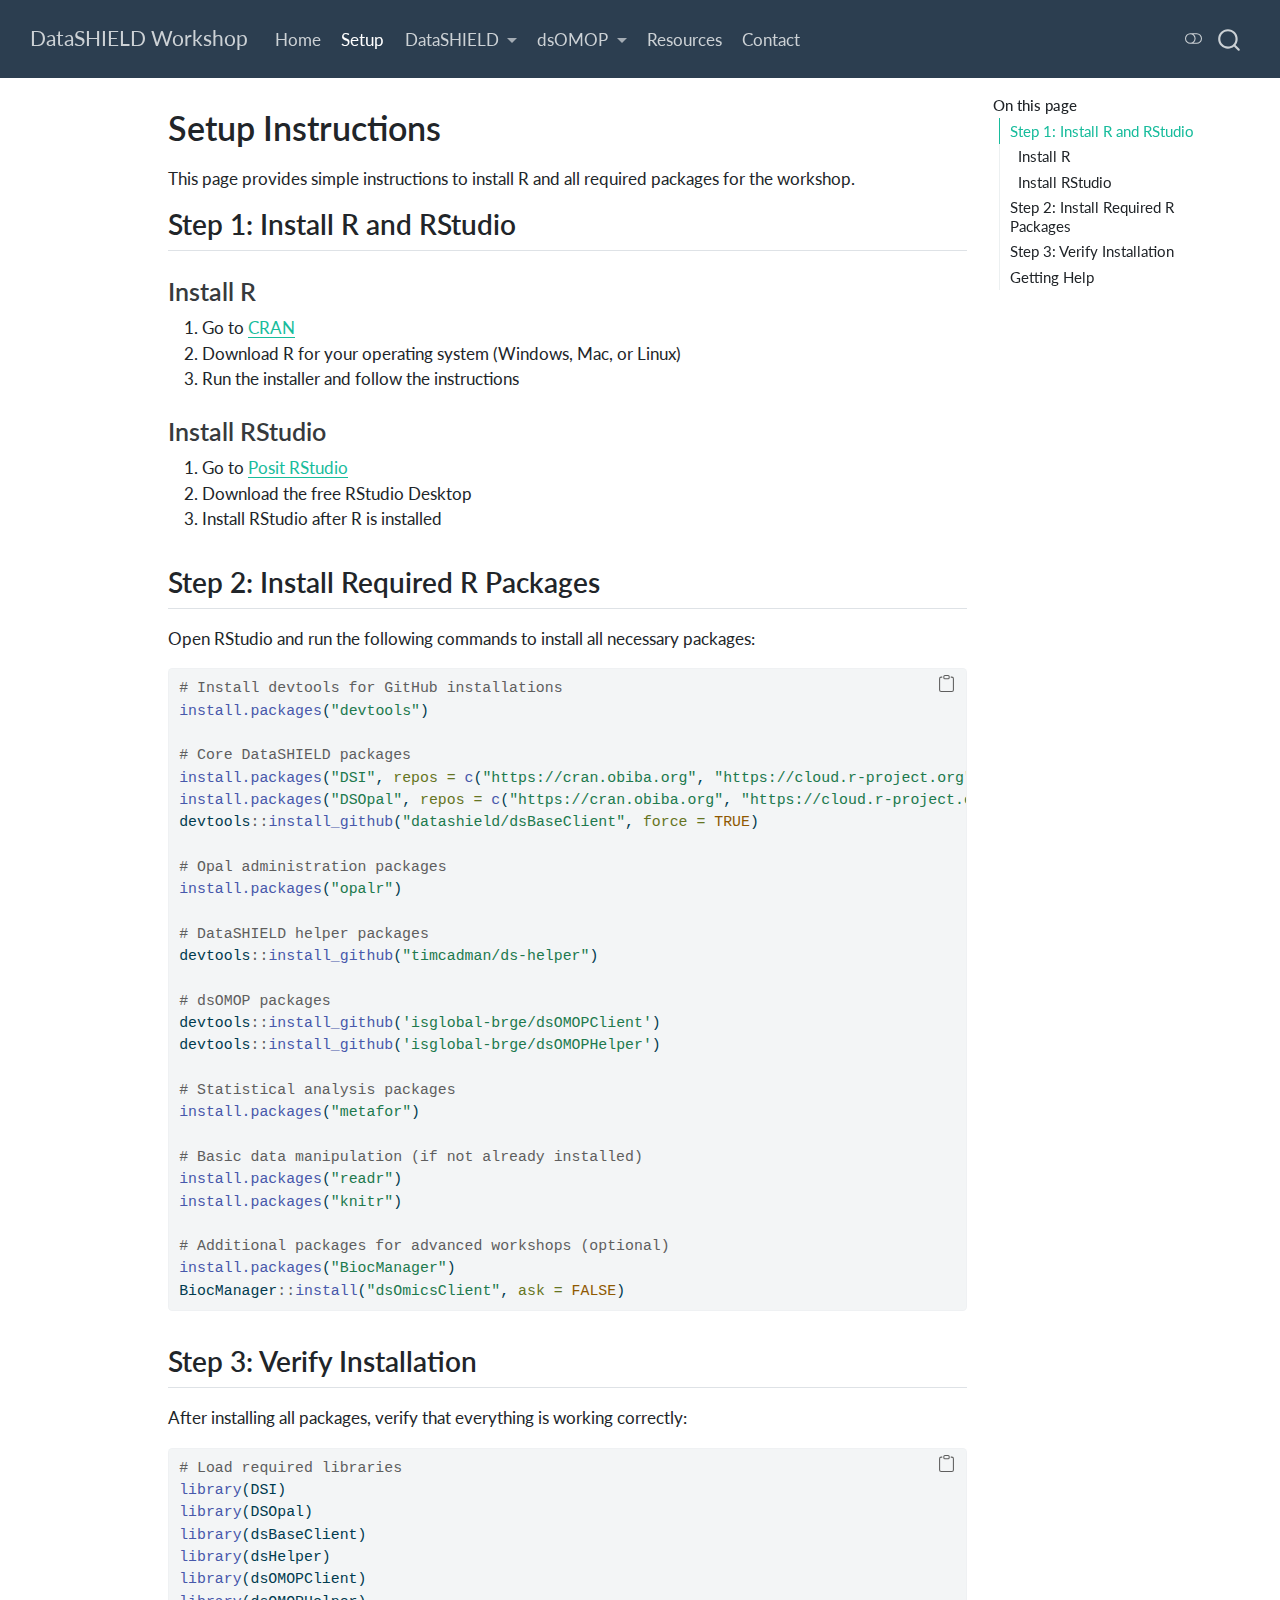
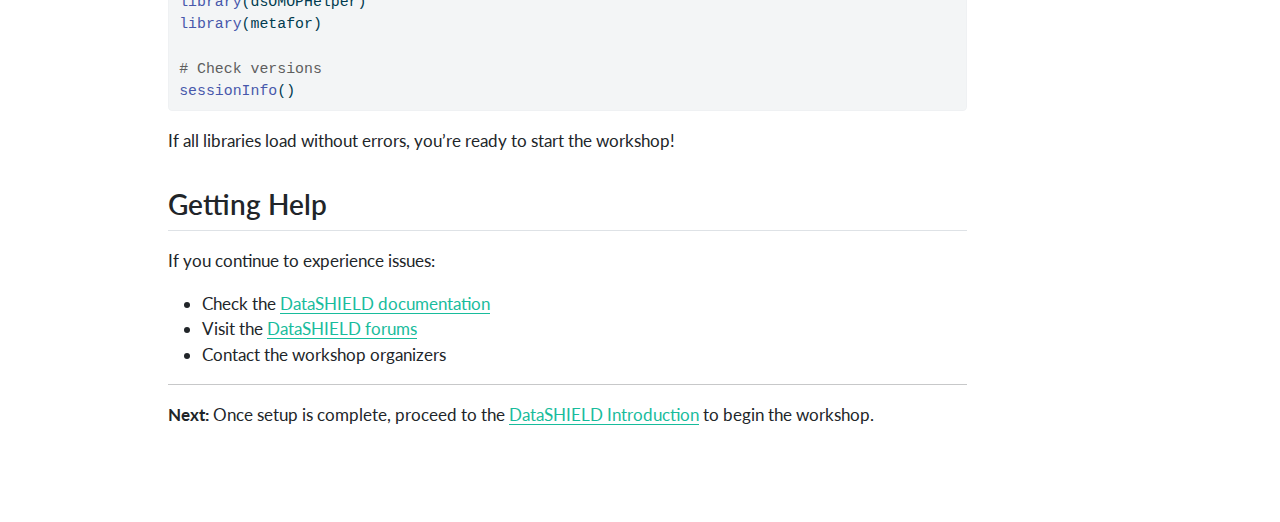
<file: docs/setup.html>
<!DOCTYPE html>
<html xmlns="http://www.w3.org/1999/xhtml" lang="en" xml:lang="en"><head>

<meta charset="utf-8">
<meta name="generator" content="quarto-1.7.31">

<meta name="viewport" content="width=device-width, initial-scale=1.0, user-scalable=yes">


<title>Setup Instructions – DataSHIELD Workshop</title>
<style>
code{white-space: pre-wrap;}
span.smallcaps{font-variant: small-caps;}
div.columns{display: flex; gap: min(4vw, 1.5em);}
div.column{flex: auto; overflow-x: auto;}
div.hanging-indent{margin-left: 1.5em; text-indent: -1.5em;}
ul.task-list{list-style: none;}
ul.task-list li input[type="checkbox"] {
  width: 0.8em;
  margin: 0 0.8em 0.2em -1em; /* quarto-specific, see https://github.com/quarto-dev/quarto-cli/issues/4556 */ 
  vertical-align: middle;
}
/* CSS for syntax highlighting */
html { -webkit-text-size-adjust: 100%; }
pre > code.sourceCode { white-space: pre; position: relative; }
pre > code.sourceCode > span { display: inline-block; line-height: 1.25; }
pre > code.sourceCode > span:empty { height: 1.2em; }
.sourceCode { overflow: visible; }
code.sourceCode > span { color: inherit; text-decoration: inherit; }
div.sourceCode { margin: 1em 0; }
pre.sourceCode { margin: 0; }
@media screen {
div.sourceCode { overflow: auto; }
}
@media print {
pre > code.sourceCode { white-space: pre-wrap; }
pre > code.sourceCode > span { text-indent: -5em; padding-left: 5em; }
}
pre.numberSource code
  { counter-reset: source-line 0; }
pre.numberSource code > span
  { position: relative; left: -4em; counter-increment: source-line; }
pre.numberSource code > span > a:first-child::before
  { content: counter(source-line);
    position: relative; left: -1em; text-align: right; vertical-align: baseline;
    border: none; display: inline-block;
    -webkit-touch-callout: none; -webkit-user-select: none;
    -khtml-user-select: none; -moz-user-select: none;
    -ms-user-select: none; user-select: none;
    padding: 0 4px; width: 4em;
  }
pre.numberSource { margin-left: 3em;  padding-left: 4px; }
div.sourceCode
  {   }
@media screen {
pre > code.sourceCode > span > a:first-child::before { text-decoration: underline; }
}
</style>


<script src="site_libs/quarto-nav/quarto-nav.js"></script>
<script src="site_libs/quarto-nav/headroom.min.js"></script>
<script src="site_libs/clipboard/clipboard.min.js"></script>
<script src="site_libs/quarto-search/autocomplete.umd.js"></script>
<script src="site_libs/quarto-search/fuse.min.js"></script>
<script src="site_libs/quarto-search/quarto-search.js"></script>
<meta name="quarto:offset" content="./">
<script src="site_libs/quarto-html/quarto.js" type="module"></script>
<script src="site_libs/quarto-html/tabsets/tabsets.js" type="module"></script>
<script src="site_libs/quarto-html/popper.min.js"></script>
<script src="site_libs/quarto-html/tippy.umd.min.js"></script>
<script src="site_libs/quarto-html/anchor.min.js"></script>
<link href="site_libs/quarto-html/tippy.css" rel="stylesheet">
<link href="site_libs/quarto-html/quarto-syntax-highlighting-e1a5c8363afafaef2c763b6775fbf3ca.css" rel="stylesheet" class="quarto-color-scheme" id="quarto-text-highlighting-styles">
<link href="site_libs/quarto-html/quarto-syntax-highlighting-dark-8ef56b68f8fa1e9d2ba328e99e439f80.css" rel="stylesheet" class="quarto-color-scheme quarto-color-alternate" id="quarto-text-highlighting-styles">
<link href="site_libs/quarto-html/quarto-syntax-highlighting-e1a5c8363afafaef2c763b6775fbf3ca.css" rel="stylesheet" class="quarto-color-scheme-extra" id="quarto-text-highlighting-styles">
<script src="site_libs/bootstrap/bootstrap.min.js"></script>
<link href="site_libs/bootstrap/bootstrap-icons.css" rel="stylesheet">
<link href="site_libs/bootstrap/bootstrap-b515dea5baab39ffcfcd4bae179e3bdb.min.css" rel="stylesheet" append-hash="true" class="quarto-color-scheme" id="quarto-bootstrap" data-mode="light">
<link href="site_libs/bootstrap/bootstrap-dark-195886546b2eb1f67ede645fd062ce19.min.css" rel="stylesheet" append-hash="true" class="quarto-color-scheme quarto-color-alternate" id="quarto-bootstrap" data-mode="dark">
<link href="site_libs/bootstrap/bootstrap-b515dea5baab39ffcfcd4bae179e3bdb.min.css" rel="stylesheet" append-hash="true" class="quarto-color-scheme-extra" id="quarto-bootstrap" data-mode="light">
<script id="quarto-search-options" type="application/json">{
  "location": "navbar",
  "copy-button": false,
  "collapse-after": 3,
  "panel-placement": "end",
  "type": "overlay",
  "limit": 50,
  "keyboard-shortcut": [
    "f",
    "/",
    "s"
  ],
  "show-item-context": false,
  "language": {
    "search-no-results-text": "No results",
    "search-matching-documents-text": "matching documents",
    "search-copy-link-title": "Copy link to search",
    "search-hide-matches-text": "Hide additional matches",
    "search-more-match-text": "more match in this document",
    "search-more-matches-text": "more matches in this document",
    "search-clear-button-title": "Clear",
    "search-text-placeholder": "",
    "search-detached-cancel-button-title": "Cancel",
    "search-submit-button-title": "Submit",
    "search-label": "Search"
  }
}</script>


<link rel="stylesheet" href="styles.css">
</head>

<body class="nav-fixed quarto-light"><script id="quarto-html-before-body" type="application/javascript">
    const toggleBodyColorMode = (bsSheetEl) => {
      const mode = bsSheetEl.getAttribute("data-mode");
      const bodyEl = window.document.querySelector("body");
      if (mode === "dark") {
        bodyEl.classList.add("quarto-dark");
        bodyEl.classList.remove("quarto-light");
      } else {
        bodyEl.classList.add("quarto-light");
        bodyEl.classList.remove("quarto-dark");
      }
    }
    const toggleBodyColorPrimary = () => {
      const bsSheetEl = window.document.querySelector("link#quarto-bootstrap:not([rel=disabled-stylesheet])");
      if (bsSheetEl) {
        toggleBodyColorMode(bsSheetEl);
      }
    }
    const setColorSchemeToggle = (alternate) => {
      const toggles = window.document.querySelectorAll('.quarto-color-scheme-toggle');
      for (let i=0; i < toggles.length; i++) {
        const toggle = toggles[i];
        if (toggle) {
          if (alternate) {
            toggle.classList.add("alternate");
          } else {
            toggle.classList.remove("alternate");
          }
        }
      }
    };
    const toggleColorMode = (alternate) => {
      // Switch the stylesheets
      const primaryStylesheets = window.document.querySelectorAll('link.quarto-color-scheme:not(.quarto-color-alternate)');
      const alternateStylesheets = window.document.querySelectorAll('link.quarto-color-scheme.quarto-color-alternate');
      manageTransitions('#quarto-margin-sidebar .nav-link', false);
      if (alternate) {
        // note: dark is layered on light, we don't disable primary!
        enableStylesheet(alternateStylesheets);
        for (const sheetNode of alternateStylesheets) {
          if (sheetNode.id === "quarto-bootstrap") {
            toggleBodyColorMode(sheetNode);
          }
        }
      } else {
        disableStylesheet(alternateStylesheets);
        enableStylesheet(primaryStylesheets)
        toggleBodyColorPrimary();
      }
      manageTransitions('#quarto-margin-sidebar .nav-link', true);
      // Switch the toggles
      setColorSchemeToggle(alternate)
      // Hack to workaround the fact that safari doesn't
      // properly recolor the scrollbar when toggling (#1455)
      if (navigator.userAgent.indexOf('Safari') > 0 && navigator.userAgent.indexOf('Chrome') == -1) {
        manageTransitions("body", false);
        window.scrollTo(0, 1);
        setTimeout(() => {
          window.scrollTo(0, 0);
          manageTransitions("body", true);
        }, 40);
      }
    }
    const disableStylesheet = (stylesheets) => {
      for (let i=0; i < stylesheets.length; i++) {
        const stylesheet = stylesheets[i];
        stylesheet.rel = 'disabled-stylesheet';
      }
    }
    const enableStylesheet = (stylesheets) => {
      for (let i=0; i < stylesheets.length; i++) {
        const stylesheet = stylesheets[i];
        if(stylesheet.rel !== 'stylesheet') { // for Chrome, which will still FOUC without this check
          stylesheet.rel = 'stylesheet';
        }
      }
    }
    const manageTransitions = (selector, allowTransitions) => {
      const els = window.document.querySelectorAll(selector);
      for (let i=0; i < els.length; i++) {
        const el = els[i];
        if (allowTransitions) {
          el.classList.remove('notransition');
        } else {
          el.classList.add('notransition');
        }
      }
    }
    const isFileUrl = () => {
      return window.location.protocol === 'file:';
    }
    const hasAlternateSentinel = () => {
      let styleSentinel = getColorSchemeSentinel();
      if (styleSentinel !== null) {
        return styleSentinel === "alternate";
      } else {
        return false;
      }
    }
    const setStyleSentinel = (alternate) => {
      const value = alternate ? "alternate" : "default";
      if (!isFileUrl()) {
        window.localStorage.setItem("quarto-color-scheme", value);
      } else {
        localAlternateSentinel = value;
      }
    }
    const getColorSchemeSentinel = () => {
      if (!isFileUrl()) {
        const storageValue = window.localStorage.getItem("quarto-color-scheme");
        return storageValue != null ? storageValue : localAlternateSentinel;
      } else {
        return localAlternateSentinel;
      }
    }
    const toggleGiscusIfUsed = (isAlternate, darkModeDefault) => {
      const baseTheme = document.querySelector('#giscus-base-theme')?.value ?? 'light';
      const alternateTheme = document.querySelector('#giscus-alt-theme')?.value ?? 'dark';
      let newTheme = '';
      if(authorPrefersDark) {
        newTheme = isAlternate ? baseTheme : alternateTheme;
      } else {
        newTheme = isAlternate ? alternateTheme : baseTheme;
      }
      const changeGiscusTheme = () => {
        // From: https://github.com/giscus/giscus/issues/336
        const sendMessage = (message) => {
          const iframe = document.querySelector('iframe.giscus-frame');
          if (!iframe) return;
          iframe.contentWindow.postMessage({ giscus: message }, 'https://giscus.app');
        }
        sendMessage({
          setConfig: {
            theme: newTheme
          }
        });
      }
      const isGiscussLoaded = window.document.querySelector('iframe.giscus-frame') !== null;
      if (isGiscussLoaded) {
        changeGiscusTheme();
      }
    };
    const authorPrefersDark = false;
    const darkModeDefault = authorPrefersDark;
      document.querySelector('link#quarto-text-highlighting-styles.quarto-color-scheme-extra').rel = 'disabled-stylesheet';
      document.querySelector('link#quarto-bootstrap.quarto-color-scheme-extra').rel = 'disabled-stylesheet';
    let localAlternateSentinel = darkModeDefault ? 'alternate' : 'default';
    // Dark / light mode switch
    window.quartoToggleColorScheme = () => {
      // Read the current dark / light value
      let toAlternate = !hasAlternateSentinel();
      toggleColorMode(toAlternate);
      setStyleSentinel(toAlternate);
      toggleGiscusIfUsed(toAlternate, darkModeDefault);
      window.dispatchEvent(new Event('resize'));
    };
    // Switch to dark mode if need be
    if (hasAlternateSentinel()) {
      toggleColorMode(true);
    } else {
      toggleColorMode(false);
    }
  </script>

<div id="quarto-search-results"></div>
  <header id="quarto-header" class="headroom fixed-top">
    <nav class="navbar navbar-expand-lg " data-bs-theme="dark">
      <div class="navbar-container container-fluid">
      <div class="navbar-brand-container mx-auto">
    <a class="navbar-brand" href="./index.html">
    <span class="navbar-title">DataSHIELD Workshop</span>
    </a>
  </div>
            <div id="quarto-search" class="" title="Search"></div>
          <button class="navbar-toggler" type="button" data-bs-toggle="collapse" data-bs-target="#navbarCollapse" aria-controls="navbarCollapse" role="menu" aria-expanded="false" aria-label="Toggle navigation" onclick="if (window.quartoToggleHeadroom) { window.quartoToggleHeadroom(); }">
  <span class="navbar-toggler-icon"></span>
</button>
          <div class="collapse navbar-collapse" id="navbarCollapse">
            <ul class="navbar-nav navbar-nav-scroll me-auto">
  <li class="nav-item">
    <a class="nav-link" href="./index.html"> 
<span class="menu-text">Home</span></a>
  </li>  
  <li class="nav-item">
    <a class="nav-link active" href="./setup.html" aria-current="page"> 
<span class="menu-text">Setup</span></a>
  </li>  
  <li class="nav-item dropdown ">
    <a class="nav-link dropdown-toggle" href="#" id="nav-menu-datashield" role="link" data-bs-toggle="dropdown" aria-expanded="false">
 <span class="menu-text">DataSHIELD</span>
    </a>
    <ul class="dropdown-menu" aria-labelledby="nav-menu-datashield">    
        <li>
    <a class="dropdown-item" href="./datashield_slides.html">
 <span class="dropdown-text">Slides</span></a>
  </li>  
        <li>
    <a class="dropdown-item" href="./datashield_tables.html">
 <span class="dropdown-text">Working with Tables</span></a>
  </li>  
        <li>
    <a class="dropdown-item" href="./datashield_resources.html">
 <span class="dropdown-text">Working with Resources</span></a>
  </li>  
    </ul>
  </li>
  <li class="nav-item dropdown ">
    <a class="nav-link dropdown-toggle" href="#" id="nav-menu-dsomop" role="link" data-bs-toggle="dropdown" aria-expanded="false">
 <span class="menu-text">dsOMOP</span>
    </a>
    <ul class="dropdown-menu" aria-labelledby="nav-menu-dsomop">    
        <li>
    <a class="dropdown-item" href="./dsomop_slides.html">
 <span class="dropdown-text">Slides</span></a>
  </li>  
        <li>
    <a class="dropdown-item" href="./dsomop.html">
 <span class="dropdown-text">Practical Exercise</span></a>
  </li>  
    </ul>
  </li>
  <li class="nav-item">
    <a class="nav-link" href="./resources.html"> 
<span class="menu-text">Resources</span></a>
  </li>  
  <li class="nav-item">
    <a class="nav-link" href="./contact.html"> 
<span class="menu-text">Contact</span></a>
  </li>  
</ul>
          </div> <!-- /navcollapse -->
            <div class="quarto-navbar-tools">
  <a href="" class="quarto-color-scheme-toggle quarto-navigation-tool  px-1" onclick="window.quartoToggleColorScheme(); return false;" title="Toggle dark mode"><i class="bi"></i></a>
</div>
      </div> <!-- /container-fluid -->
    </nav>
</header>
<!-- content -->
<div id="quarto-content" class="quarto-container page-columns page-rows-contents page-layout-article page-navbar">
<!-- sidebar -->
<!-- margin-sidebar -->
    <div id="quarto-margin-sidebar" class="sidebar margin-sidebar">
        <nav id="TOC" role="doc-toc" class="toc-active">
    <h2 id="toc-title">On this page</h2>
   
  <ul>
  <li><a href="#step-1-install-r-and-rstudio" id="toc-step-1-install-r-and-rstudio" class="nav-link active" data-scroll-target="#step-1-install-r-and-rstudio">Step 1: Install R and RStudio</a>
  <ul class="collapse">
  <li><a href="#install-r" id="toc-install-r" class="nav-link" data-scroll-target="#install-r">Install R</a></li>
  <li><a href="#install-rstudio" id="toc-install-rstudio" class="nav-link" data-scroll-target="#install-rstudio">Install RStudio</a></li>
  </ul></li>
  <li><a href="#step-2-install-required-r-packages" id="toc-step-2-install-required-r-packages" class="nav-link" data-scroll-target="#step-2-install-required-r-packages">Step 2: Install Required R Packages</a></li>
  <li><a href="#step-3-verify-installation" id="toc-step-3-verify-installation" class="nav-link" data-scroll-target="#step-3-verify-installation">Step 3: Verify Installation</a></li>
  <li><a href="#getting-help" id="toc-getting-help" class="nav-link" data-scroll-target="#getting-help">Getting Help</a></li>
  </ul>
</nav>
    </div>
<!-- main -->
<main class="content" id="quarto-document-content">


<header id="title-block-header" class="quarto-title-block default">
<div class="quarto-title">
<h1 class="title">Setup Instructions</h1>
</div>



<div class="quarto-title-meta">

    
  
    
  </div>
  


</header>


<p>This page provides simple instructions to install R and all required packages for the workshop.</p>
<section id="step-1-install-r-and-rstudio" class="level2">
<h2 class="anchored" data-anchor-id="step-1-install-r-and-rstudio">Step 1: Install R and RStudio</h2>
<section id="install-r" class="level3">
<h3 class="anchored" data-anchor-id="install-r">Install R</h3>
<ol type="1">
<li>Go to <a href="https://cran.r-project.org/">CRAN</a></li>
<li>Download R for your operating system (Windows, Mac, or Linux)</li>
<li>Run the installer and follow the instructions</li>
</ol>
</section>
<section id="install-rstudio" class="level3">
<h3 class="anchored" data-anchor-id="install-rstudio">Install RStudio</h3>
<ol type="1">
<li>Go to <a href="https://posit.co/download/rstudio-desktop/">Posit RStudio</a></li>
<li>Download the free RStudio Desktop</li>
<li>Install RStudio after R is installed</li>
</ol>
</section>
</section>
<section id="step-2-install-required-r-packages" class="level2">
<h2 class="anchored" data-anchor-id="step-2-install-required-r-packages">Step 2: Install Required R Packages</h2>
<p>Open RStudio and run the following commands to install all necessary packages:</p>
<div class="sourceCode" id="cb1"><pre class="sourceCode r code-with-copy"><code class="sourceCode r"><span id="cb1-1"><a href="#cb1-1" aria-hidden="true" tabindex="-1"></a><span class="co"># Install devtools for GitHub installations</span></span>
<span id="cb1-2"><a href="#cb1-2" aria-hidden="true" tabindex="-1"></a><span class="fu">install.packages</span>(<span class="st">"devtools"</span>)</span>
<span id="cb1-3"><a href="#cb1-3" aria-hidden="true" tabindex="-1"></a></span>
<span id="cb1-4"><a href="#cb1-4" aria-hidden="true" tabindex="-1"></a><span class="co"># Core DataSHIELD packages</span></span>
<span id="cb1-5"><a href="#cb1-5" aria-hidden="true" tabindex="-1"></a><span class="fu">install.packages</span>(<span class="st">"DSI"</span>, <span class="at">repos =</span> <span class="fu">c</span>(<span class="st">"https://cran.obiba.org"</span>, <span class="st">"https://cloud.r-project.org"</span>))</span>
<span id="cb1-6"><a href="#cb1-6" aria-hidden="true" tabindex="-1"></a><span class="fu">install.packages</span>(<span class="st">"DSOpal"</span>, <span class="at">repos =</span> <span class="fu">c</span>(<span class="st">"https://cran.obiba.org"</span>, <span class="st">"https://cloud.r-project.org"</span>))</span>
<span id="cb1-7"><a href="#cb1-7" aria-hidden="true" tabindex="-1"></a>devtools<span class="sc">::</span><span class="fu">install_github</span>(<span class="st">"datashield/dsBaseClient"</span>, <span class="at">force =</span> <span class="cn">TRUE</span>)</span>
<span id="cb1-8"><a href="#cb1-8" aria-hidden="true" tabindex="-1"></a></span>
<span id="cb1-9"><a href="#cb1-9" aria-hidden="true" tabindex="-1"></a><span class="co"># Opal administration packages</span></span>
<span id="cb1-10"><a href="#cb1-10" aria-hidden="true" tabindex="-1"></a><span class="fu">install.packages</span>(<span class="st">"opalr"</span>)</span>
<span id="cb1-11"><a href="#cb1-11" aria-hidden="true" tabindex="-1"></a></span>
<span id="cb1-12"><a href="#cb1-12" aria-hidden="true" tabindex="-1"></a><span class="co"># DataSHIELD helper packages</span></span>
<span id="cb1-13"><a href="#cb1-13" aria-hidden="true" tabindex="-1"></a>devtools<span class="sc">::</span><span class="fu">install_github</span>(<span class="st">"timcadman/ds-helper"</span>)</span>
<span id="cb1-14"><a href="#cb1-14" aria-hidden="true" tabindex="-1"></a></span>
<span id="cb1-15"><a href="#cb1-15" aria-hidden="true" tabindex="-1"></a><span class="co"># dsOMOP packages</span></span>
<span id="cb1-16"><a href="#cb1-16" aria-hidden="true" tabindex="-1"></a>devtools<span class="sc">::</span><span class="fu">install_github</span>(<span class="st">'isglobal-brge/dsOMOPClient'</span>)</span>
<span id="cb1-17"><a href="#cb1-17" aria-hidden="true" tabindex="-1"></a>devtools<span class="sc">::</span><span class="fu">install_github</span>(<span class="st">'isglobal-brge/dsOMOPHelper'</span>)</span>
<span id="cb1-18"><a href="#cb1-18" aria-hidden="true" tabindex="-1"></a></span>
<span id="cb1-19"><a href="#cb1-19" aria-hidden="true" tabindex="-1"></a><span class="co"># Statistical analysis packages</span></span>
<span id="cb1-20"><a href="#cb1-20" aria-hidden="true" tabindex="-1"></a><span class="fu">install.packages</span>(<span class="st">"metafor"</span>)</span>
<span id="cb1-21"><a href="#cb1-21" aria-hidden="true" tabindex="-1"></a></span>
<span id="cb1-22"><a href="#cb1-22" aria-hidden="true" tabindex="-1"></a><span class="co"># Basic data manipulation (if not already installed)</span></span>
<span id="cb1-23"><a href="#cb1-23" aria-hidden="true" tabindex="-1"></a><span class="fu">install.packages</span>(<span class="st">"readr"</span>)</span>
<span id="cb1-24"><a href="#cb1-24" aria-hidden="true" tabindex="-1"></a><span class="fu">install.packages</span>(<span class="st">"knitr"</span>)</span>
<span id="cb1-25"><a href="#cb1-25" aria-hidden="true" tabindex="-1"></a></span>
<span id="cb1-26"><a href="#cb1-26" aria-hidden="true" tabindex="-1"></a><span class="co"># Additional packages for advanced workshops (optional)</span></span>
<span id="cb1-27"><a href="#cb1-27" aria-hidden="true" tabindex="-1"></a><span class="fu">install.packages</span>(<span class="st">"BiocManager"</span>)</span>
<span id="cb1-28"><a href="#cb1-28" aria-hidden="true" tabindex="-1"></a>BiocManager<span class="sc">::</span><span class="fu">install</span>(<span class="st">"dsOmicsClient"</span>, <span class="at">ask =</span> <span class="cn">FALSE</span>)</span></code><button title="Copy to Clipboard" class="code-copy-button"><i class="bi"></i></button></pre></div>
</section>
<section id="step-3-verify-installation" class="level2">
<h2 class="anchored" data-anchor-id="step-3-verify-installation">Step 3: Verify Installation</h2>
<p>After installing all packages, verify that everything is working correctly:</p>
<div class="sourceCode" id="cb2"><pre class="sourceCode r code-with-copy"><code class="sourceCode r"><span id="cb2-1"><a href="#cb2-1" aria-hidden="true" tabindex="-1"></a><span class="co"># Load required libraries</span></span>
<span id="cb2-2"><a href="#cb2-2" aria-hidden="true" tabindex="-1"></a><span class="fu">library</span>(DSI)</span>
<span id="cb2-3"><a href="#cb2-3" aria-hidden="true" tabindex="-1"></a><span class="fu">library</span>(DSOpal)</span>
<span id="cb2-4"><a href="#cb2-4" aria-hidden="true" tabindex="-1"></a><span class="fu">library</span>(dsBaseClient)</span>
<span id="cb2-5"><a href="#cb2-5" aria-hidden="true" tabindex="-1"></a><span class="fu">library</span>(dsHelper)</span>
<span id="cb2-6"><a href="#cb2-6" aria-hidden="true" tabindex="-1"></a><span class="fu">library</span>(dsOMOPClient)</span>
<span id="cb2-7"><a href="#cb2-7" aria-hidden="true" tabindex="-1"></a><span class="fu">library</span>(dsOMOPHelper)</span>
<span id="cb2-8"><a href="#cb2-8" aria-hidden="true" tabindex="-1"></a><span class="fu">library</span>(metafor)</span>
<span id="cb2-9"><a href="#cb2-9" aria-hidden="true" tabindex="-1"></a></span>
<span id="cb2-10"><a href="#cb2-10" aria-hidden="true" tabindex="-1"></a><span class="co"># Check versions</span></span>
<span id="cb2-11"><a href="#cb2-11" aria-hidden="true" tabindex="-1"></a><span class="fu">sessionInfo</span>()</span></code><button title="Copy to Clipboard" class="code-copy-button"><i class="bi"></i></button></pre></div>
<p>If all libraries load without errors, you’re ready to start the workshop!</p>
</section>
<section id="getting-help" class="level2">
<h2 class="anchored" data-anchor-id="getting-help">Getting Help</h2>
<p>If you continue to experience issues:</p>
<ul>
<li>Check the <a href="https://data2knowledge.atlassian.net/wiki/spaces/DSDEV/overview">DataSHIELD documentation</a></li>
<li>Visit the <a href="https://datashield.discourse.group/">DataSHIELD forums</a></li>
<li>Contact the workshop organizers</li>
</ul>
<hr>
<p><strong>Next:</strong> Once setup is complete, proceed to the <a href="./datashield_slides.html">DataSHIELD Introduction</a> to begin the workshop.</p>


</section>

</main> <!-- /main -->
<script id="quarto-html-after-body" type="application/javascript">
  window.document.addEventListener("DOMContentLoaded", function (event) {
    // Ensure there is a toggle, if there isn't float one in the top right
    if (window.document.querySelector('.quarto-color-scheme-toggle') === null) {
      const a = window.document.createElement('a');
      a.classList.add('top-right');
      a.classList.add('quarto-color-scheme-toggle');
      a.href = "";
      a.onclick = function() { try { window.quartoToggleColorScheme(); } catch {} return false; };
      const i = window.document.createElement("i");
      i.classList.add('bi');
      a.appendChild(i);
      window.document.body.appendChild(a);
    }
    setColorSchemeToggle(hasAlternateSentinel())
    const icon = "";
    const anchorJS = new window.AnchorJS();
    anchorJS.options = {
      placement: 'right',
      icon: icon
    };
    anchorJS.add('.anchored');
    const isCodeAnnotation = (el) => {
      for (const clz of el.classList) {
        if (clz.startsWith('code-annotation-')) {                     
          return true;
        }
      }
      return false;
    }
    const onCopySuccess = function(e) {
      // button target
      const button = e.trigger;
      // don't keep focus
      button.blur();
      // flash "checked"
      button.classList.add('code-copy-button-checked');
      var currentTitle = button.getAttribute("title");
      button.setAttribute("title", "Copied!");
      let tooltip;
      if (window.bootstrap) {
        button.setAttribute("data-bs-toggle", "tooltip");
        button.setAttribute("data-bs-placement", "left");
        button.setAttribute("data-bs-title", "Copied!");
        tooltip = new bootstrap.Tooltip(button, 
          { trigger: "manual", 
            customClass: "code-copy-button-tooltip",
            offset: [0, -8]});
        tooltip.show();    
      }
      setTimeout(function() {
        if (tooltip) {
          tooltip.hide();
          button.removeAttribute("data-bs-title");
          button.removeAttribute("data-bs-toggle");
          button.removeAttribute("data-bs-placement");
        }
        button.setAttribute("title", currentTitle);
        button.classList.remove('code-copy-button-checked');
      }, 1000);
      // clear code selection
      e.clearSelection();
    }
    const getTextToCopy = function(trigger) {
        const codeEl = trigger.previousElementSibling.cloneNode(true);
        for (const childEl of codeEl.children) {
          if (isCodeAnnotation(childEl)) {
            childEl.remove();
          }
        }
        return codeEl.innerText;
    }
    const clipboard = new window.ClipboardJS('.code-copy-button:not([data-in-quarto-modal])', {
      text: getTextToCopy
    });
    clipboard.on('success', onCopySuccess);
    if (window.document.getElementById('quarto-embedded-source-code-modal')) {
      const clipboardModal = new window.ClipboardJS('.code-copy-button[data-in-quarto-modal]', {
        text: getTextToCopy,
        container: window.document.getElementById('quarto-embedded-source-code-modal')
      });
      clipboardModal.on('success', onCopySuccess);
    }
      var localhostRegex = new RegExp(/^(?:http|https):\/\/localhost\:?[0-9]*\//);
      var mailtoRegex = new RegExp(/^mailto:/);
        var filterRegex = new RegExp('/' + window.location.host + '/');
      var isInternal = (href) => {
          return filterRegex.test(href) || localhostRegex.test(href) || mailtoRegex.test(href);
      }
      // Inspect non-navigation links and adorn them if external
     var links = window.document.querySelectorAll('a[href]:not(.nav-link):not(.navbar-brand):not(.toc-action):not(.sidebar-link):not(.sidebar-item-toggle):not(.pagination-link):not(.no-external):not([aria-hidden]):not(.dropdown-item):not(.quarto-navigation-tool):not(.about-link)');
      for (var i=0; i<links.length; i++) {
        const link = links[i];
        if (!isInternal(link.href)) {
          // undo the damage that might have been done by quarto-nav.js in the case of
          // links that we want to consider external
          if (link.dataset.originalHref !== undefined) {
            link.href = link.dataset.originalHref;
          }
        }
      }
    function tippyHover(el, contentFn, onTriggerFn, onUntriggerFn) {
      const config = {
        allowHTML: true,
        maxWidth: 500,
        delay: 100,
        arrow: false,
        appendTo: function(el) {
            return el.parentElement;
        },
        interactive: true,
        interactiveBorder: 10,
        theme: 'quarto',
        placement: 'bottom-start',
      };
      if (contentFn) {
        config.content = contentFn;
      }
      if (onTriggerFn) {
        config.onTrigger = onTriggerFn;
      }
      if (onUntriggerFn) {
        config.onUntrigger = onUntriggerFn;
      }
      window.tippy(el, config); 
    }
    const noterefs = window.document.querySelectorAll('a[role="doc-noteref"]');
    for (var i=0; i<noterefs.length; i++) {
      const ref = noterefs[i];
      tippyHover(ref, function() {
        // use id or data attribute instead here
        let href = ref.getAttribute('data-footnote-href') || ref.getAttribute('href');
        try { href = new URL(href).hash; } catch {}
        const id = href.replace(/^#\/?/, "");
        const note = window.document.getElementById(id);
        if (note) {
          return note.innerHTML;
        } else {
          return "";
        }
      });
    }
    const xrefs = window.document.querySelectorAll('a.quarto-xref');
    const processXRef = (id, note) => {
      // Strip column container classes
      const stripColumnClz = (el) => {
        el.classList.remove("page-full", "page-columns");
        if (el.children) {
          for (const child of el.children) {
            stripColumnClz(child);
          }
        }
      }
      stripColumnClz(note)
      if (id === null || id.startsWith('sec-')) {
        // Special case sections, only their first couple elements
        const container = document.createElement("div");
        if (note.children && note.children.length > 2) {
          container.appendChild(note.children[0].cloneNode(true));
          for (let i = 1; i < note.children.length; i++) {
            const child = note.children[i];
            if (child.tagName === "P" && child.innerText === "") {
              continue;
            } else {
              container.appendChild(child.cloneNode(true));
              break;
            }
          }
          if (window.Quarto?.typesetMath) {
            window.Quarto.typesetMath(container);
          }
          return container.innerHTML
        } else {
          if (window.Quarto?.typesetMath) {
            window.Quarto.typesetMath(note);
          }
          return note.innerHTML;
        }
      } else {
        // Remove any anchor links if they are present
        const anchorLink = note.querySelector('a.anchorjs-link');
        if (anchorLink) {
          anchorLink.remove();
        }
        if (window.Quarto?.typesetMath) {
          window.Quarto.typesetMath(note);
        }
        if (note.classList.contains("callout")) {
          return note.outerHTML;
        } else {
          return note.innerHTML;
        }
      }
    }
    for (var i=0; i<xrefs.length; i++) {
      const xref = xrefs[i];
      tippyHover(xref, undefined, function(instance) {
        instance.disable();
        let url = xref.getAttribute('href');
        let hash = undefined; 
        if (url.startsWith('#')) {
          hash = url;
        } else {
          try { hash = new URL(url).hash; } catch {}
        }
        if (hash) {
          const id = hash.replace(/^#\/?/, "");
          const note = window.document.getElementById(id);
          if (note !== null) {
            try {
              const html = processXRef(id, note.cloneNode(true));
              instance.setContent(html);
            } finally {
              instance.enable();
              instance.show();
            }
          } else {
            // See if we can fetch this
            fetch(url.split('#')[0])
            .then(res => res.text())
            .then(html => {
              const parser = new DOMParser();
              const htmlDoc = parser.parseFromString(html, "text/html");
              const note = htmlDoc.getElementById(id);
              if (note !== null) {
                const html = processXRef(id, note);
                instance.setContent(html);
              } 
            }).finally(() => {
              instance.enable();
              instance.show();
            });
          }
        } else {
          // See if we can fetch a full url (with no hash to target)
          // This is a special case and we should probably do some content thinning / targeting
          fetch(url)
          .then(res => res.text())
          .then(html => {
            const parser = new DOMParser();
            const htmlDoc = parser.parseFromString(html, "text/html");
            const note = htmlDoc.querySelector('main.content');
            if (note !== null) {
              // This should only happen for chapter cross references
              // (since there is no id in the URL)
              // remove the first header
              if (note.children.length > 0 && note.children[0].tagName === "HEADER") {
                note.children[0].remove();
              }
              const html = processXRef(null, note);
              instance.setContent(html);
            } 
          }).finally(() => {
            instance.enable();
            instance.show();
          });
        }
      }, function(instance) {
      });
    }
        let selectedAnnoteEl;
        const selectorForAnnotation = ( cell, annotation) => {
          let cellAttr = 'data-code-cell="' + cell + '"';
          let lineAttr = 'data-code-annotation="' +  annotation + '"';
          const selector = 'span[' + cellAttr + '][' + lineAttr + ']';
          return selector;
        }
        const selectCodeLines = (annoteEl) => {
          const doc = window.document;
          const targetCell = annoteEl.getAttribute("data-target-cell");
          const targetAnnotation = annoteEl.getAttribute("data-target-annotation");
          const annoteSpan = window.document.querySelector(selectorForAnnotation(targetCell, targetAnnotation));
          const lines = annoteSpan.getAttribute("data-code-lines").split(",");
          const lineIds = lines.map((line) => {
            return targetCell + "-" + line;
          })
          let top = null;
          let height = null;
          let parent = null;
          if (lineIds.length > 0) {
              //compute the position of the single el (top and bottom and make a div)
              const el = window.document.getElementById(lineIds[0]);
              top = el.offsetTop;
              height = el.offsetHeight;
              parent = el.parentElement.parentElement;
            if (lineIds.length > 1) {
              const lastEl = window.document.getElementById(lineIds[lineIds.length - 1]);
              const bottom = lastEl.offsetTop + lastEl.offsetHeight;
              height = bottom - top;
            }
            if (top !== null && height !== null && parent !== null) {
              // cook up a div (if necessary) and position it 
              let div = window.document.getElementById("code-annotation-line-highlight");
              if (div === null) {
                div = window.document.createElement("div");
                div.setAttribute("id", "code-annotation-line-highlight");
                div.style.position = 'absolute';
                parent.appendChild(div);
              }
              div.style.top = top - 2 + "px";
              div.style.height = height + 4 + "px";
              div.style.left = 0;
              let gutterDiv = window.document.getElementById("code-annotation-line-highlight-gutter");
              if (gutterDiv === null) {
                gutterDiv = window.document.createElement("div");
                gutterDiv.setAttribute("id", "code-annotation-line-highlight-gutter");
                gutterDiv.style.position = 'absolute';
                const codeCell = window.document.getElementById(targetCell);
                const gutter = codeCell.querySelector('.code-annotation-gutter');
                gutter.appendChild(gutterDiv);
              }
              gutterDiv.style.top = top - 2 + "px";
              gutterDiv.style.height = height + 4 + "px";
            }
            selectedAnnoteEl = annoteEl;
          }
        };
        const unselectCodeLines = () => {
          const elementsIds = ["code-annotation-line-highlight", "code-annotation-line-highlight-gutter"];
          elementsIds.forEach((elId) => {
            const div = window.document.getElementById(elId);
            if (div) {
              div.remove();
            }
          });
          selectedAnnoteEl = undefined;
        };
          // Handle positioning of the toggle
      window.addEventListener(
        "resize",
        throttle(() => {
          elRect = undefined;
          if (selectedAnnoteEl) {
            selectCodeLines(selectedAnnoteEl);
          }
        }, 10)
      );
      function throttle(fn, ms) {
      let throttle = false;
      let timer;
        return (...args) => {
          if(!throttle) { // first call gets through
              fn.apply(this, args);
              throttle = true;
          } else { // all the others get throttled
              if(timer) clearTimeout(timer); // cancel #2
              timer = setTimeout(() => {
                fn.apply(this, args);
                timer = throttle = false;
              }, ms);
          }
        };
      }
        // Attach click handler to the DT
        const annoteDls = window.document.querySelectorAll('dt[data-target-cell]');
        for (const annoteDlNode of annoteDls) {
          annoteDlNode.addEventListener('click', (event) => {
            const clickedEl = event.target;
            if (clickedEl !== selectedAnnoteEl) {
              unselectCodeLines();
              const activeEl = window.document.querySelector('dt[data-target-cell].code-annotation-active');
              if (activeEl) {
                activeEl.classList.remove('code-annotation-active');
              }
              selectCodeLines(clickedEl);
              clickedEl.classList.add('code-annotation-active');
            } else {
              // Unselect the line
              unselectCodeLines();
              clickedEl.classList.remove('code-annotation-active');
            }
          });
        }
    const findCites = (el) => {
      const parentEl = el.parentElement;
      if (parentEl) {
        const cites = parentEl.dataset.cites;
        if (cites) {
          return {
            el,
            cites: cites.split(' ')
          };
        } else {
          return findCites(el.parentElement)
        }
      } else {
        return undefined;
      }
    };
    var bibliorefs = window.document.querySelectorAll('a[role="doc-biblioref"]');
    for (var i=0; i<bibliorefs.length; i++) {
      const ref = bibliorefs[i];
      const citeInfo = findCites(ref);
      if (citeInfo) {
        tippyHover(citeInfo.el, function() {
          var popup = window.document.createElement('div');
          citeInfo.cites.forEach(function(cite) {
            var citeDiv = window.document.createElement('div');
            citeDiv.classList.add('hanging-indent');
            citeDiv.classList.add('csl-entry');
            var biblioDiv = window.document.getElementById('ref-' + cite);
            if (biblioDiv) {
              citeDiv.innerHTML = biblioDiv.innerHTML;
            }
            popup.appendChild(citeDiv);
          });
          return popup.innerHTML;
        });
      }
    }
  });
  </script>
</div> <!-- /content -->




</body></html>
</file>
<file: docs/site_libs/quarto-html/tippy.css>
.tippy-box[data-animation=fade][data-state=hidden]{opacity:0}[data-tippy-root]{max-width:calc(100vw - 10px)}.tippy-box{position:relative;background-color:#333;color:#fff;border-radius:4px;font-size:14px;line-height:1.4;white-space:normal;outline:0;transition-property:transform,visibility,opacity}.tippy-box[data-placement^=top]>.tippy-arrow{bottom:0}.tippy-box[data-placement^=top]>.tippy-arrow:before{bottom:-7px;left:0;border-width:8px 8px 0;border-top-color:initial;transform-origin:center top}.tippy-box[data-placement^=bottom]>.tippy-arrow{top:0}.tippy-box[data-placement^=bottom]>.tippy-arrow:before{top:-7px;left:0;border-width:0 8px 8px;border-bottom-color:initial;transform-origin:center bottom}.tippy-box[data-placement^=left]>.tippy-arrow{right:0}.tippy-box[data-placement^=left]>.tippy-arrow:before{border-width:8px 0 8px 8px;border-left-color:initial;right:-7px;transform-origin:center left}.tippy-box[data-placement^=right]>.tippy-arrow{left:0}.tippy-box[data-placement^=right]>.tippy-arrow:before{left:-7px;border-width:8px 8px 8px 0;border-right-color:initial;transform-origin:center right}.tippy-box[data-inertia][data-state=visible]{transition-timing-function:cubic-bezier(.54,1.5,.38,1.11)}.tippy-arrow{width:16px;height:16px;color:#333}.tippy-arrow:before{content:"";position:absolute;border-color:transparent;border-style:solid}.tippy-content{position:relative;padding:5px 9px;z-index:1}
</file>
<file: docs/site_libs/quarto-html/quarto-syntax-highlighting-e1a5c8363afafaef2c763b6775fbf3ca.css>
/* quarto syntax highlight colors */
:root {
  --quarto-hl-ot-color: #003B4F;
  --quarto-hl-at-color: #657422;
  --quarto-hl-ss-color: #20794D;
  --quarto-hl-an-color: #5E5E5E;
  --quarto-hl-fu-color: #4758AB;
  --quarto-hl-st-color: #20794D;
  --quarto-hl-cf-color: #003B4F;
  --quarto-hl-op-color: #5E5E5E;
  --quarto-hl-er-color: #AD0000;
  --quarto-hl-bn-color: #AD0000;
  --quarto-hl-al-color: #AD0000;
  --quarto-hl-va-color: #111111;
  --quarto-hl-bu-color: inherit;
  --quarto-hl-ex-color: inherit;
  --quarto-hl-pp-color: #AD0000;
  --quarto-hl-in-color: #5E5E5E;
  --quarto-hl-vs-color: #20794D;
  --quarto-hl-wa-color: #5E5E5E;
  --quarto-hl-do-color: #5E5E5E;
  --quarto-hl-im-color: #00769E;
  --quarto-hl-ch-color: #20794D;
  --quarto-hl-dt-color: #AD0000;
  --quarto-hl-fl-color: #AD0000;
  --quarto-hl-co-color: #5E5E5E;
  --quarto-hl-cv-color: #5E5E5E;
  --quarto-hl-cn-color: #8f5902;
  --quarto-hl-sc-color: #5E5E5E;
  --quarto-hl-dv-color: #AD0000;
  --quarto-hl-kw-color: #003B4F;
}

/* other quarto variables */
:root {
  --quarto-font-monospace: SFMono-Regular, Menlo, Monaco, Consolas, "Liberation Mono", "Courier New", monospace;
}

/* syntax highlight based on Pandoc's rules */
pre > code.sourceCode > span {
  color: #003B4F;
}

code.sourceCode > span {
  color: #003B4F;
}

div.sourceCode,
div.sourceCode pre.sourceCode {
  color: #003B4F;
}

/* Normal */
code span {
  color: #003B4F;
}

/* Alert */
code span.al {
  color: #AD0000;
  font-style: inherit;
}

/* Annotation */
code span.an {
  color: #5E5E5E;
  font-style: inherit;
}

/* Attribute */
code span.at {
  color: #657422;
  font-style: inherit;
}

/* BaseN */
code span.bn {
  color: #AD0000;
  font-style: inherit;
}

/* BuiltIn */
code span.bu {
  font-style: inherit;
}

/* ControlFlow */
code span.cf {
  color: #003B4F;
  font-weight: bold;
  font-style: inherit;
}

/* Char */
code span.ch {
  color: #20794D;
  font-style: inherit;
}

/* Constant */
code span.cn {
  color: #8f5902;
  font-style: inherit;
}

/* Comment */
code span.co {
  color: #5E5E5E;
  font-style: inherit;
}

/* CommentVar */
code span.cv {
  color: #5E5E5E;
  font-style: italic;
}

/* Documentation */
code span.do {
  color: #5E5E5E;
  font-style: italic;
}

/* DataType */
code span.dt {
  color: #AD0000;
  font-style: inherit;
}

/* DecVal */
code span.dv {
  color: #AD0000;
  font-style: inherit;
}

/* Error */
code span.er {
  color: #AD0000;
  font-style: inherit;
}

/* Extension */
code span.ex {
  font-style: inherit;
}

/* Float */
code span.fl {
  color: #AD0000;
  font-style: inherit;
}

/* Function */
code span.fu {
  color: #4758AB;
  font-style: inherit;
}

/* Import */
code span.im {
  color: #00769E;
  font-style: inherit;
}

/* Information */
code span.in {
  color: #5E5E5E;
  font-style: inherit;
}

/* Keyword */
code span.kw {
  color: #003B4F;
  font-weight: bold;
  font-style: inherit;
}

/* Operator */
code span.op {
  color: #5E5E5E;
  font-style: inherit;
}

/* Other */
code span.ot {
  color: #003B4F;
  font-style: inherit;
}

/* Preprocessor */
code span.pp {
  color: #AD0000;
  font-style: inherit;
}

/* SpecialChar */
code span.sc {
  color: #5E5E5E;
  font-style: inherit;
}

/* SpecialString */
code span.ss {
  color: #20794D;
  font-style: inherit;
}

/* String */
code span.st {
  color: #20794D;
  font-style: inherit;
}

/* Variable */
code span.va {
  color: #111111;
  font-style: inherit;
}

/* VerbatimString */
code span.vs {
  color: #20794D;
  font-style: inherit;
}

/* Warning */
code span.wa {
  color: #5E5E5E;
  font-style: italic;
}

.prevent-inlining {
  content: "</";
}

/*# sourceMappingURL=c735b2cac6c846c1abc72f5ce1520814.css.map */
</file>
<file: docs/site_libs/quarto-html/quarto-syntax-highlighting-dark-8ef56b68f8fa1e9d2ba328e99e439f80.css>
/* quarto syntax highlight colors */
:root {
  --quarto-hl-al-color: #f07178;
  --quarto-hl-an-color: #d4d0ab;
  --quarto-hl-at-color: #00e0e0;
  --quarto-hl-bn-color: #d4d0ab;
  --quarto-hl-bu-color: #abe338;
  --quarto-hl-ch-color: #abe338;
  --quarto-hl-co-color: #f8f8f2;
  --quarto-hl-cv-color: #ffd700;
  --quarto-hl-cn-color: #ffd700;
  --quarto-hl-cf-color: #ffa07a;
  --quarto-hl-dt-color: #ffa07a;
  --quarto-hl-dv-color: #d4d0ab;
  --quarto-hl-do-color: #f8f8f2;
  --quarto-hl-er-color: #f07178;
  --quarto-hl-ex-color: #00e0e0;
  --quarto-hl-fl-color: #d4d0ab;
  --quarto-hl-fu-color: #ffa07a;
  --quarto-hl-im-color: #abe338;
  --quarto-hl-in-color: #d4d0ab;
  --quarto-hl-kw-color: #ffa07a;
  --quarto-hl-op-color: #ffa07a;
  --quarto-hl-ot-color: #00e0e0;
  --quarto-hl-pp-color: #dcc6e0;
  --quarto-hl-re-color: #00e0e0;
  --quarto-hl-sc-color: #abe338;
  --quarto-hl-ss-color: #abe338;
  --quarto-hl-st-color: #abe338;
  --quarto-hl-va-color: #00e0e0;
  --quarto-hl-vs-color: #abe338;
  --quarto-hl-wa-color: #dcc6e0;
}

/* other quarto variables */
:root {
  --quarto-font-monospace: SFMono-Regular, Menlo, Monaco, Consolas, "Liberation Mono", "Courier New", monospace;
}

/* syntax highlight based on Pandoc's rules */
pre > code.sourceCode > span {
  color: #f8f8f2;
}

code.sourceCode > span {
  color: #f8f8f2;
}

div.sourceCode,
div.sourceCode pre.sourceCode {
  color: #f8f8f2;
}

/* Normal */
code span {
  color: #f8f8f2;
}

/* Alert */
code span.al {
  color: #f07178;
}

/* Annotation */
code span.an {
  color: #d4d0ab;
}

/* Attribute */
code span.at {
  color: #00e0e0;
}

/* BaseN */
code span.bn {
  color: #d4d0ab;
}

/* BuiltIn */
code span.bu {
  color: #abe338;
}

/* ControlFlow */
code span.cf {
  font-weight: bold;
  color: #ffa07a;
}

/* Char */
code span.ch {
  color: #abe338;
}

/* Constant */
code span.cn {
  color: #ffd700;
}

/* Comment */
code span.co {
  font-style: italic;
  color: #f8f8f2;
}

/* CommentVar */
code span.cv {
  color: #ffd700;
}

/* Documentation */
code span.do {
  color: #f8f8f2;
}

/* DataType */
code span.dt {
  color: #ffa07a;
}

/* DecVal */
code span.dv {
  color: #d4d0ab;
}

/* Error */
code span.er {
  color: #f07178;
  text-decoration: underline;
}

/* Extension */
code span.ex {
  font-weight: bold;
  color: #00e0e0;
}

/* Float */
code span.fl {
  color: #d4d0ab;
}

/* Function */
code span.fu {
  color: #ffa07a;
}

/* Import */
code span.im {
  color: #abe338;
}

/* Information */
code span.in {
  color: #d4d0ab;
}

/* Keyword */
code span.kw {
  font-weight: bold;
  color: #ffa07a;
}

/* Operator */
code span.op {
  color: #ffa07a;
}

/* Other */
code span.ot {
  color: #00e0e0;
}

/* Preprocessor */
code span.pp {
  color: #dcc6e0;
}

/* RegionMarker */
code span.re {
  background-color: #f8f8f2;
  color: #00e0e0;
}

/* SpecialChar */
code span.sc {
  color: #abe338;
}

/* SpecialString */
code span.ss {
  color: #abe338;
}

/* String */
code span.st {
  color: #abe338;
}

/* Variable */
code span.va {
  color: #00e0e0;
}

/* VerbatimString */
code span.vs {
  color: #abe338;
}

/* Warning */
code span.wa {
  color: #dcc6e0;
}

.prevent-inlining {
  content: "</";
}

/*# sourceMappingURL=cf5278f7cea5512246cb3b41cb474b3b.css.map */
</file>
<file: docs/styles.css>
/* Custom styles for the DataSHIELD Workshop */

.pdf-container {
  margin: 20px 0;
  border-radius: 8px;
  overflow: hidden;
  box-shadow: 0 2px 8px rgba(0,0,0,0.1);
}

.pdf-container iframe {
  border: none;
  border-radius: 8px;
}

.btn-primary {
  display: inline-block;
  padding: 10px 20px;
  background-color: #007bff;
  color: white;
  text-decoration: none;
  border-radius: 5px;
  transition: background-color 0.3s;
}

.btn-primary:hover {
  background-color: #0056b3;
  text-decoration: none;
  color: white;
}

.btn-primary i {
  margin-right: 5px;
}

/* Improve column layout on smaller screens */
@media (max-width: 768px) {
  .columns {
    display: block !important;
  }
  
  .column {
    width: 100% !important;
    margin-bottom: 20px;
  }
}
</file>
